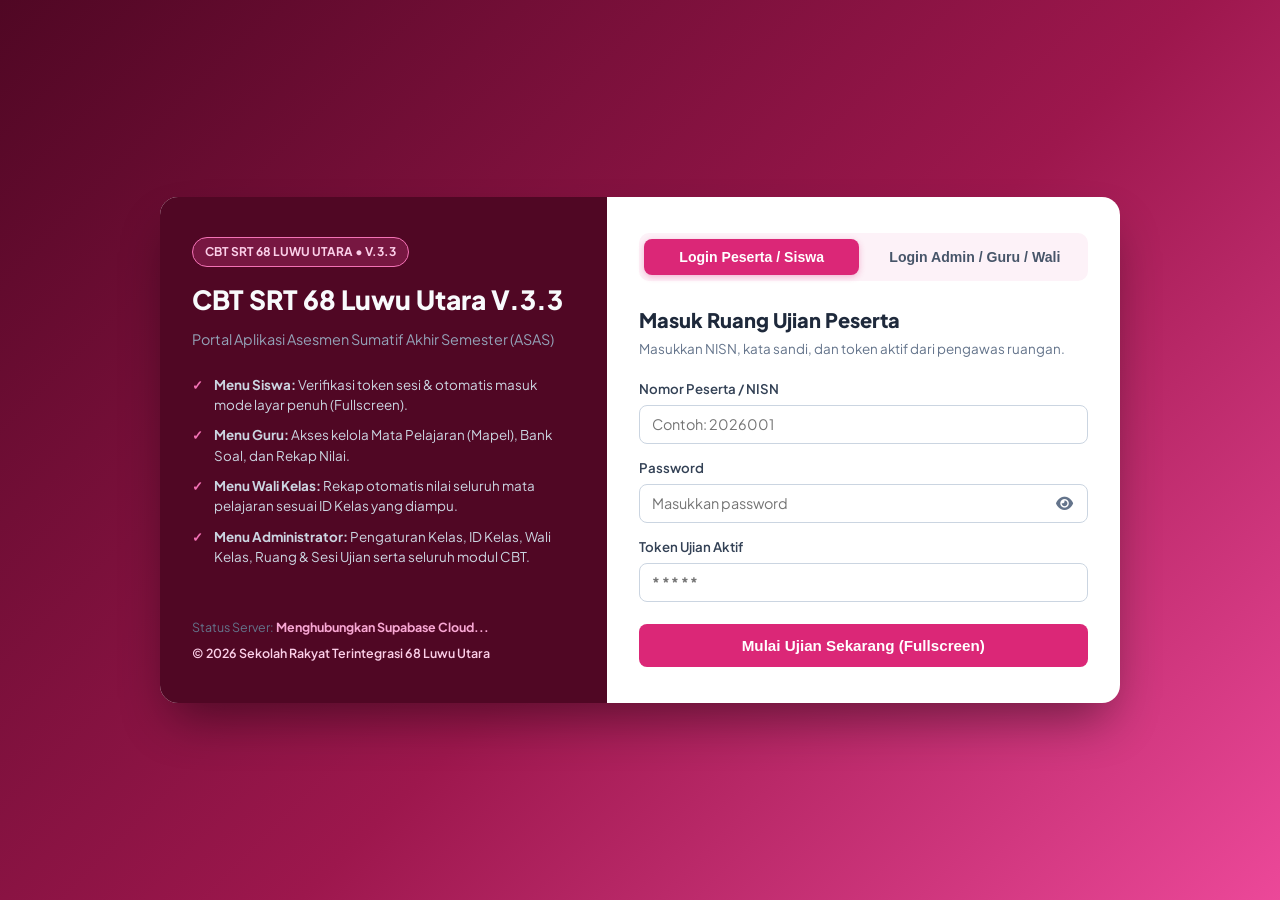
<file: index.html>
<!DOCTYPE html>
<html lang="id">
<head>
  <meta charset="UTF-8">
  <meta name="viewport" content="width=device-width, initial-scale=1.0">
  <title>Portal Login Utama - CBT SRT 68 Luwu Utara V.3.3</title>
  <link rel="stylesheet" href="https://cdnjs.cloudflare.com/ajax/libs/font-awesome/6.5.1/css/all.min.css">
  <link rel="stylesheet" href="shared-cbt.css">
  <style>
    body {
      min-height: 100vh;
      display: flex;
      align-items: center;
      justify-content: center;
      background: linear-gradient(135deg, #500724 0%, #9d174d 55%, #ec4899 100%);
      padding: 1.25rem;
    }
    .portal-wrapper {
      width: 100%;
      max-width: 960px;
      background: #ffffff;
      border-radius: 18px;
      overflow: hidden;
      box-shadow: 0 25px 50px -12px rgba(0, 0, 0, 0.45);
      display: grid;
      grid-template-columns: 1fr 1.15fr;
    }
    @media (max-width: 820px) {
      .portal-wrapper { grid-template-columns: 1fr; }
    }
    .portal-side {
      background: #500724;
      color: #f8fafc;
      padding: 2.5rem 2rem;
      display: flex;
      flex-direction: column;
      justify-content: space-between;
    }
    .portal-badge {
      display: inline-block;
      background: rgba(236, 72, 153, 0.25);
      border: 1px solid #f472b6;
      color: #fbcfe8;
      font-size: 0.75rem;
      font-weight: 700;
      padding: 0.3rem 0.75rem;
      border-radius: 999px;
      margin-bottom: 1rem;
    }
    .portal-side h1 {
      font-size: 1.65rem;
      font-weight: 800;
      line-height: 1.25;
      margin-bottom: 0.75rem;
    }
    .portal-side p {
      font-size: 0.9rem;
      color: #94a3b8;
      line-height: 1.6;
    }
    .feature-list {
      margin-top: 1.5rem;
      list-style: none;
      font-size: 0.84rem;
      color: #cbd5e1;
    }
    .feature-list li {
      margin-bottom: 0.65rem;
      padding-left: 1.35rem;
      position: relative;
    }
    .feature-list li::before {
      content: "✓";
      position: absolute;
      left: 0;
      color: #f472b6;
      font-weight: 800;
    }
    .portal-form-area {
      padding: 2.25rem 2rem;
    }
    .role-switcher {
      display: grid;
      grid-template-columns: 1fr 1fr;
      gap: 0.5rem;
      background: #fdf2f8;
      padding: 0.35rem;
      border-radius: 10px;
      margin-bottom: 1.5rem;
    }
    .switch-btn {
      padding: 0.65rem;
      border: none;
      border-radius: 8px;
      font-weight: 700;
      font-size: 0.88rem;
      cursor: pointer;
      background: transparent;
      color: #475569;
      transition: all 0.2s;
    }
    .switch-btn.active {
      background: #db2777;
      color: #ffffff;
      box-shadow: 0 2px 6px rgba(219, 39, 119, 0.3);
    }
  </style>
</head>
<body>

<div class="portal-wrapper">
  <div class="portal-side">
    <div>
      <span class="portal-badge">CBT SRT 68 LUWU UTARA • V.3.3</span>
      <h1 id="portalExamTitle">CBT SRT 68 Luwu Utara V.3.3</h1>
      <p id="portalExamSubject">Portal Aplikasi Asesmen Sumatif Akhir Semester (ASAS)</p>

      <ul class="feature-list">
        <li><strong>Menu Siswa:</strong> Verifikasi token sesi & otomatis masuk mode layar penuh (Fullscreen).</li>
        <li><strong>Menu Guru:</strong> Akses kelola Mata Pelajaran (Mapel), Bank Soal, dan Rekap Nilai.</li>
        <li><strong>Menu Wali Kelas:</strong> Rekap otomatis nilai seluruh mata pelajaran sesuai ID Kelas yang diampu.</li>
        <li><strong>Menu Administrator:</strong> Pengaturan Kelas, ID Kelas, Wali Kelas, Ruang & Sesi Ujian serta seluruh modul CBT.</li>
      </ul>
    </div>
    <div style="font-size:0.78rem; color:#64748b; margin-top:2rem;">
      Status Server: <span id="serverStatus" style="color:#f9a8d4; font-weight:700;">Menghubungkan Supabase Cloud...</span><br><div style="margin-top:0.5rem; color:#fbcfe8; font-weight:600;">&copy; 2026 Sekolah Rakyat Terintegrasi 68 Luwu Utara</div>
    </div>
  </div>

  <div class="portal-form-area">
    <div class="role-switcher">
      <button type="button" class="switch-btn active" id="tabBtnSiswa" onclick="switchLoginMode('siswa')">Login Peserta / Siswa</button>
      <button type="button" class="switch-btn" id="tabBtnAdmin" onclick="switchLoginMode('admin')">Login Admin / Guru / Wali</button>
    </div>

    <!-- FORM LOGIN SISWA -->
    <form id="formLoginSiswa" onsubmit="handleSiswaLogin(event)">
      <h2 style="font-size:1.25rem; font-weight:800; margin-bottom:0.25rem;">Masuk Ruang Ujian Peserta</h2>
      <p style="font-size:0.84rem; color:var(--muted); margin-bottom:1.25rem;">Masukkan NISN, kata sandi, dan token aktif dari pengawas ruangan.</p>

      <div class="form-group">
        <label>Nomor Peserta / NISN</label>
        <input type="text" id="siswaUser" required placeholder="Contoh: 2026001" value="">
      </div>
      <div class="form-group">
        <label>Password</label>
        <div class="password-field-wrap">
          <input type="password" id="siswaPass" required placeholder="Masukkan password" value="">
          <button type="button" class="password-toggle-btn" onclick="togglePasswordVisibility('siswaPass', this)" title="Lihat password" aria-label="Lihat password">
            <i class="fa-solid fa-eye"></i>
          </button>
        </div>
      </div>
      <div class="form-group">
        <label>Token Ujian Aktif</label>
        <input type="text" id="siswaToken" required placeholder="*****" style="text-transform:uppercase; font-weight:700; letter-spacing:1.5px;">
      </div>

      <button type="submit" class="btn btn-primary" style="width:100%; padding:0.8rem; font-size:0.95rem; margin-top:0.5rem;">
        Mulai Ujian Sekarang (Fullscreen)
      </button>
    </form>

    <!-- FORM LOGIN ADMINISTRATOR, GURU & WALI KELAS -->
    <form id="formLoginAdmin" style="display:none;" onsubmit="handleStaffLogin(event)">
      <h2 style="font-size:1.25rem; font-weight:800; margin-bottom:0.25rem;">Login Admin, Guru & Wali Kelas</h2>
      <p style="font-size:0.84rem; color:var(--muted); margin-bottom:1.25rem;">
        <strong>Admin:</strong> Akses penuh manajemen kelas, pengguna & seluruh modul.<br>
        <strong>Guru:</strong> Akses langsung Manajemen Mapel, Bank Soal & Rekap Nilai.<br>
        <strong>Wali Kelas:</strong> Akses langsung Rekap Semua Mapel sesuai ID Kelas.
      </p>

      <div class="form-group">
        <label>Username / NIP</label>
        <input type="text" id="staffUser" required placeholder="Username atau NIP" value="">
      </div>
      <div class="form-group">
        <label>Password</label>
        <div class="password-field-wrap">
          <input type="password" id="staffPass" required placeholder="Masukkan password" value="">
          <button type="button" class="password-toggle-btn" onclick="togglePasswordVisibility('staffPass', this)" title="Lihat password" aria-label="Lihat password">
            <i class="fa-solid fa-eye"></i>
          </button>
        </div>
      </div>

      <button type="submit" class="btn btn-success" style="width:100%; padding:0.8rem; font-size:0.95rem; margin-top:0.75rem;">
        Masuk Sekarang
      </button>
    </form>
  </div>
</div>

<script src="shared-cbt.js"></script>
<script>
  function switchLoginMode(mode) {
    const isSiswa = mode === 'siswa';
    document.getElementById('tabBtnSiswa').classList.toggle('active', isSiswa);
    document.getElementById('tabBtnAdmin').classList.toggle('active', !isSiswa);
    document.getElementById('formLoginSiswa').style.display = isSiswa ? 'block' : 'none';
    document.getElementById('formLoginAdmin').style.display = isSiswa ? 'none' : 'block';
  }

  function handleSiswaLogin(e) {
    e.preventDefault();
    const db = getDB();
    const uname = document.getElementById('siswaUser').value.trim();
    const pass = document.getElementById('siswaPass').value.trim();
    const token = document.getElementById('siswaToken').value.trim().toUpperCase();

    let user = (db.users || []).find(u => u.username === uname && u.password === pass && u.role === 'Siswa');
    if (!user && uname === 'Fajar' && pass === '123') {
      user = { id: 'USR_DUMMY_FAJAR_SISWA', username: 'Fajar', password: '123', name: 'Fajar (Mode Uji Siswa)', role: 'Siswa', kelas: 'XII-TKJ-1', idKelas: 'KLS-XII-TKJ-1', sesi: 'Sesi 1 (07:30 - 09:30)', ruang: 'Lab Komputer 1' };
    }
    if (!user) return alert('Nomor peserta atau kata sandi siswa tidak ditemukan!');
    if (token !== (db.settings.activeToken || '').toUpperCase()) {
      return alert('Token sesi ujian tidak sesuai atau belum aktif!');
    }

    const sess = (db.sessions || {})[uname];
    if (sess && sess.status === 'Diblokir') {
      return alert('Akun Anda sedang DIBLOKIR oleh pengawas ruangan!');
    }

    sessionStorage.setItem('CBT_AUTO_LOGIN_SISWA', JSON.stringify({ username: uname, password: pass, token }));
    window.location.href = '3-ujian-peserta.html?autostart=1';
  }

  function handleStaffLogin(e) {
    e.preventDefault();
    const db = getDB();
    const uname = document.getElementById('staffUser').value.trim();
    const pass = document.getElementById('staffPass').value.trim();

    const staff = (db.users || []).find(u =>
      u.username === uname && u.password === pass && ['Admin', 'Guru', 'Wali Kelas', 'Proktor'].includes(u.role)
    );
    if (!staff) return alert('Username atau kata sandi Admin/Guru/Wali Kelas salah!');

    const resolvedIdKelas = staff.idKelas || resolveIdKelasFromName(staff.kelas);

    const savedPhotos = (typeof getSavedUserPhotosMap === 'function') ? getSavedUserPhotosMap() : {};
    sessionStorage.setItem('CBT_STAFF_AUTH', JSON.stringify({
      id: staff.id,
      username: staff.username,
      name: staff.name,
      role: staff.role,
      subject: staff.kelas || '',
      kelas: staff.kelas || '',
      idKelas: resolvedIdKelas,
      photoUrl: staff.photoUrl || savedPhotos[staff.username] || ''
    }));

    if (staff.role === 'Admin') {
      window.location.href = '1-manajemen-data-pengguna.html';
    } else if (staff.role === 'Guru') {
      window.location.href = '2-bank-soal.html';
    } else if (staff.role === 'Wali Kelas') {
      window.location.href = '6-rekap-wali-kelas.html';
    } else if (staff.role === 'Proktor') {
      window.location.href = '4-proctoring-pengawas.html';
    }
  }

  document.addEventListener('DOMContentLoaded', () => {
    syncFromMySQL((db) => {
      document.getElementById('portalExamTitle').textContent = db.settings.examTitle || 'Sistem Ujian CBT';
      document.getElementById('portalExamSubject').textContent = 'Portal Aplikasi Asesmen Sumatif Akhir Semester (ASAS)';
      document.getElementById('serverStatus').textContent = 'Terhubung ke Supabase Cloud (' + (db.users || []).length + ' akun)';
    });
  });
</script>
</body>
</html>
</file>
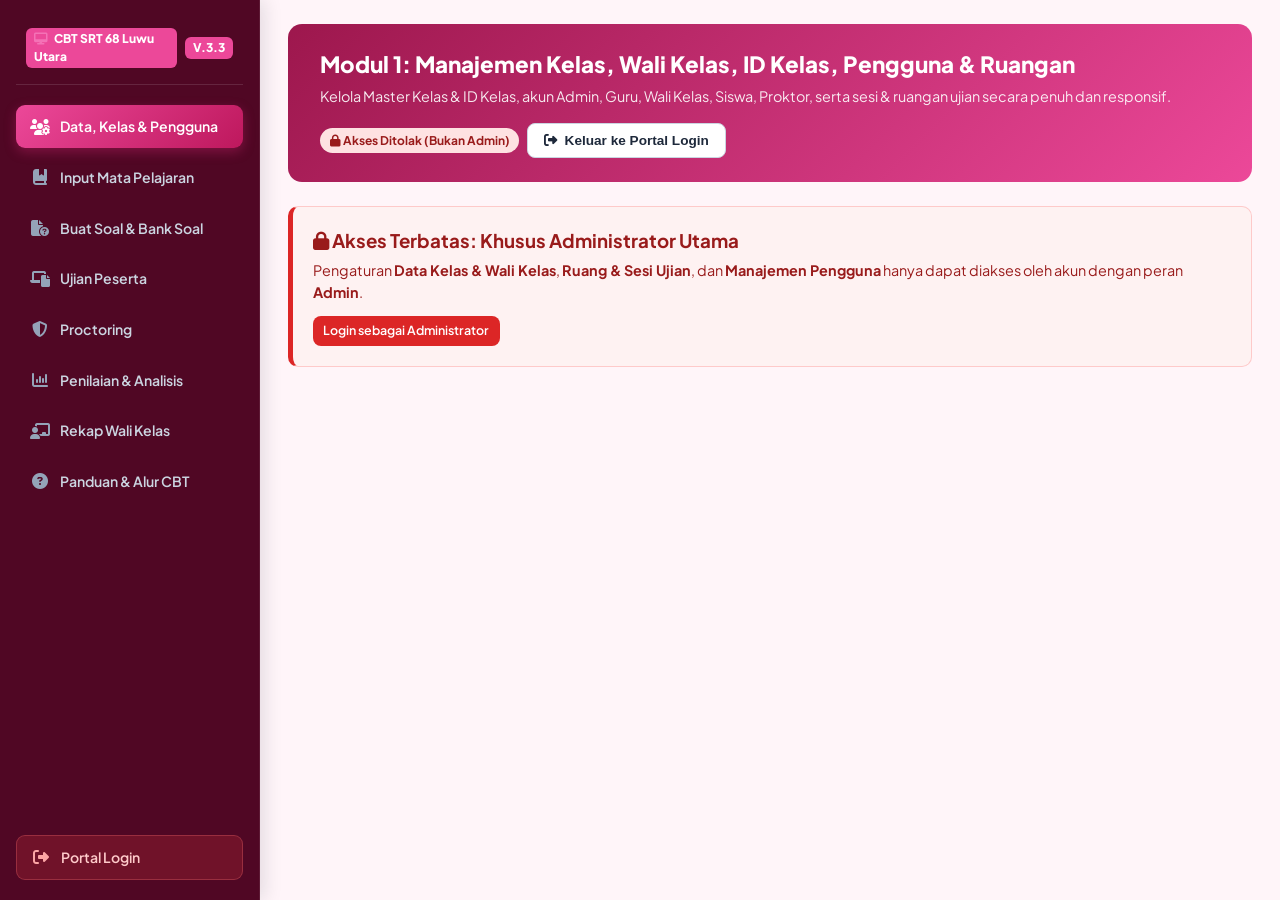
<file: 1-manajemen-data-pengguna.html>
<!DOCTYPE html>
<html lang="id">
<head>
  <meta charset="UTF-8">
  <meta name="viewport" content="width=device-width, initial-scale=1.0">
  <title>1. Manajemen Data, Kelas, Wali Kelas, Pengguna & Ruangan - CBT SRT 68 Luwu Utara V.3.3</title>
  <link rel="stylesheet" href="https://cdnjs.cloudflare.com/ajax/libs/font-awesome/6.5.1/css/all.min.css">
  <link rel="stylesheet" href="shared-cbt.css">
  <style>
    /* Layout Full-Width & Responsif */
    .container {
      max-width: 100% !important;
      width: 100%;
      margin: 1.25rem auto;
      padding: 0 1.5rem;
    }

    /* Kartu ID Card Peserta Ujian (85 mm x 110 mm - 4 Kartu per Kertas F4 215 x 330 mm) */
    .kartu-grid {
      display: grid;
      grid-template-columns: repeat(auto-fill, 85mm);
      gap: 6mm;
      justify-content: flex-start;
      align-items: flex-start;
    }
    .kartu-ujian {
      width: 85mm;
      height: 110mm;
      min-width: 85mm;
      max-width: 85mm;
      min-height: 110mm;
      max-height: 110mm;
      box-sizing: border-box;
      border: 2px solid #831843;
      border-radius: 6px;
      padding: 4.5mm 4.5mm 4mm 4.5mm;
      background: #ffffff;
      display: flex;
      flex-direction: column;
      justify-content: space-between;
      overflow: hidden;
      page-break-inside: avoid;
      break-inside: avoid;
      box-shadow: 0 2px 6px rgba(15, 23, 42, 0.06);
      -webkit-print-color-adjust: exact;
      print-color-adjust: exact;
    }
    .kartu-header {
      display: flex;
      align-items: center;
      gap: 2.8mm;
      border-bottom: 2px solid #831843;
      padding-bottom: 2.5mm;
      margin-bottom: 2mm;
      text-align: left;
    }
    .kartu-logo {
      width: 14.5mm;
      height: 13mm;
      object-fit: contain;
      flex-shrink: 0;
      display: block;
    }
    .kartu-header-text {
      flex: 1;
      min-width: 0;
    }
    .kartu-school-name {
      font-size: 6.6pt;
      font-weight: 900;
      color: #831843;
      text-transform: uppercase;
      letter-spacing: 0.2px;
      line-height: 1.2;
    }
    .kartu-header h4 {
      font-size: 9pt;
      font-weight: 900;
      color: #000000;
      text-transform: uppercase;
      letter-spacing: 0.2px;
      line-height: 1.2;
      margin: 0.6mm 0;
    }
    .kartu-header small {
      display: block;
      font-size: 6.7pt;
      font-weight: 800;
      color: #0f172a;
      line-height: 1.22;
    }
    .kartu-table {
      width: 100%;
      border-collapse: collapse;
      margin: auto 0;
    }
    .kartu-table td {
      padding: 1.9mm 0.6mm;
      border: none;
      font-size: 8.6pt;
      font-weight: 800;
      line-height: 1.35;
      vertical-align: top;
      color: #000000;
    }
    .kartu-table td.kartu-label {
      width: 36%;
      font-weight: 900;
      color: #000000;
      white-space: nowrap;
    }
    .kartu-table td.kartu-sep {
      width: 4%;
      font-weight: 900;
      color: #000000;
      text-align: center;
      padding-left: 0;
      padding-right: 0;
    }
    .kartu-table td.kartu-val strong,
    .kartu-table td.kartu-val code {
      font-weight: 900 !important;
      color: #000000;
    }
    .kartu-table td.kartu-val {
      width: 60%;
      font-weight: 600;
      word-break: break-word;
    }
    .kartu-footer {
      border-top: 1px dashed #94a3b8;
      padding-top: 1.8mm;
      margin-top: 1.5mm;
      display: flex;
      justify-content: flex-end;
      align-items: center;
      font-size: 6.6pt;
      font-weight: 700;
      color: #475569;
    }

    @media print {
      @page {
        size: 215mm 330mm;
        margin: 15mm 14mm;
      }
      body, body.has-sidebar {
        background: #ffffff !important;
        margin: 0 !important;
        padding: 0 !important;
      }
      body.has-sidebar > .container,
      .container {
        max-width: 100% !important;
        width: 100% !important;
        margin: 0 !important;
        padding: 0 !important;
      }
      .kartu-grid {
        display: grid !important;
        grid-template-columns: repeat(2, 85mm) !important;
        column-gap: 14mm !important;
        row-gap: 16mm !important;
        justify-content: center !important;
        align-content: start !important;
      }
      .kartu-ujian {
        width: 85mm !important;
        height: 110mm !important;
        min-width: 85mm !important;
        max-width: 85mm !important;
        min-height: 110mm !important;
        max-height: 110mm !important;
        box-shadow: none !important;
        page-break-inside: avoid !important;
        break-inside: avoid !important;
      }
      .kartu-ujian:nth-child(4n) {
        page-break-after: always;
        break-after: page;
      }
    }

    /* Sub-menu Peran Pengguna */
    .role-subnav {
      display: flex;
      flex-wrap: wrap;
      gap: 0.5rem;
      margin-bottom: 0.85rem;
      background: #fff;
      padding: 0.65rem;
      border-radius: 12px;
      border: 1px solid var(--border);
      box-shadow: 0 1px 3px rgba(0,0,0,0.03);
    }
    .role-pill {
      padding: 0.55rem 1rem;
      border-radius: 8px;
      border: 1px solid #cbd5e1;
      background: #fff5f9;
      color: var(--text);
      font-weight: 700;
      font-size: 0.85rem;
      cursor: pointer;
      display: inline-flex;
      align-items: center;
      gap: 0.45rem;
      transition: all 0.2s;
    }
    .role-pill:hover {
      border-color: var(--primary);
      background: #fce7f3;
    }
    .role-pill.active {
      background: var(--primary);
      color: #fff;
      border-color: var(--primary);
      box-shadow: 0 2px 6px rgba(219, 39, 119, 0.25);
    }
    .role-count {
      background: rgba(255,255,255,0.22);
      padding: 1px 7px;
      border-radius: 999px;
      font-size: 0.75rem;
    }
    .role-pill:not(.active) .role-count {
      background: #e2e8f0;
      color: #334155;
    }

    /* Sub-menu Internal Per Bagian (Daftar / Form / CSV) agar Full-Width */
    .inner-subnav {
      display: flex;
      flex-wrap: wrap;
      align-items: center;
      justify-content: space-between;
      gap: 0.65rem;
      background: #fdf2f8;
      border: 1px solid var(--border);
      border-radius: 10px;
      padding: 0.55rem 0.75rem;
      margin-bottom: 1rem;
    }
    .inner-subnav-group {
      display: flex;
      flex-wrap: wrap;
      gap: 0.45rem;
      align-items: center;
    }
    .inner-menu-btn {
      padding: 0.5rem 0.95rem;
      border-radius: 8px;
      border: 1px solid #f9a8d4;
      background: #ffffff;
      color: #831843;
      font-weight: 700;
      font-size: 0.84rem;
      cursor: pointer;
      display: inline-flex;
      align-items: center;
      gap: 0.45rem;
      transition: all 0.2s;
    }
    .inner-menu-btn:hover {
      background: #fce7f3;
    }
    .inner-menu-btn.active {
      background: var(--secondary);
      color: #ffffff;
      border-color: var(--secondary);
      box-shadow: 0 2px 6px rgba(80, 7, 36, 0.2);
    }

    .full-section-card {
      width: 100%;
      background: var(--card);
      border: 1px solid var(--border);
      border-radius: 12px;
      padding: 1.35rem;
      box-shadow: 0 1px 4px rgba(0,0,0,0.04);
      margin-bottom: 1.25rem;
    }

    .form-grid-responsive {
      display: grid;
      grid-template-columns: repeat(auto-fit, minmax(260px, 1fr));
      gap: 1rem;
    }

    .toolbar-actions {
      display: flex;
      flex-wrap: wrap;
      gap: 0.5rem;
      align-items: center;
    }

    .search-input-responsive {
      min-width: 230px;
      max-width: 320px;
      padding: 0.48rem 0.75rem;
      font-size: 0.84rem;
    }

    .edit-highlight { border: 2px solid var(--warning) !important; background: #fffbeb !important; }
    .import-box { background: #fff5f9; border: 1.5px dashed #db2777; border-radius: 10px; padding: 1.25rem; }
    .admin-lock-banner {
      background: #fef2f2;
      border: 1px solid #fecaca;
      border-left: 5px solid #dc2626;
      color: #991b1b;
      padding: 1.25rem;
      border-radius: 10px;
      margin-bottom: 1rem;
    }
    .access-all-badge {
      display: inline-flex;
      align-items: center;
      gap: 0.35rem;
      background: #dcfce7;
      color: #166534;
      border: 1px solid #86efac;
      padding: 0.22rem 0.6rem;
      border-radius: 999px;
      font-size: 0.75rem;
      font-weight: 700;
    }
    .id-kelas-chip {
      display: inline-block;
      background: #fce7f3;
      color: #9d174d;
      border: 1px solid #f9a8d4;
      font-family: monospace;
      font-weight: 700;
      font-size: 0.78rem;
      padding: 0.15rem 0.5rem;
      border-radius: 6px;
    }

    @media (max-width: 768px) {
      .container {
        padding: 0 0.75rem;
        margin: 0.85rem auto;
      }
      .header-banner {
        padding: 1.1rem 1.2rem;
      }
      .header-banner h1 {
        font-size: 1.15rem;
      }
      .full-section-card {
        padding: 1rem;
      }
      .card-title {
        flex-direction: column;
        align-items: flex-start;
      }
      .toolbar-actions {
        width: 100%;
      }
      .search-input-responsive {
        width: 100%;
        max-width: 100%;
      }
      .role-pill, .inner-menu-btn {
        flex: 1 1 auto;
        justify-content: center;
        font-size: 0.8rem;
        padding: 0.48rem 0.75rem;
      }
    }
  </style>
</head>
<body>

<nav class="top-nav no-print">
  <a href="1-manajemen-data-pengguna.html" class="brand"><span><i class="fa-solid fa-desktop" style="margin-right:6px;color:#f472b6;"></i>CBT SRT 68 Luwu Utara</span> <span>V.3.3</span></a>
  <div class="nav-links">
    <a href="1-manajemen-data-pengguna.html" class="active"><i class="fa-solid fa-users-gear"></i><span>Data, Kelas & Pengguna</span></a>
    <a href="2-bank-soal.html"><i class="fa-solid fa-book-open"></i><span>Bank Soal & Mapel</span></a>
    <a href="3-ujian-peserta.html"><i class="fa-solid fa-laptop-file"></i><span>Ujian Peserta</span></a>
    <a href="4-proctoring-pengawas.html"><i class="fa-solid fa-shield-halved"></i><span>Proctoring</span></a>
    <a href="5-penilaian-analisis.html"><i class="fa-solid fa-chart-column"></i><span>Penilaian & Analisis</span></a>
    <a href="6-rekap-wali-kelas.html"><i class="fa-solid fa-chalkboard-user"></i><span>Rekap Wali Kelas</span></a>
  </div>
</nav>

<div class="container">
  <div class="header-banner no-print">
    <div>
      <h1>Modul 1: Manajemen Kelas, Wali Kelas, ID Kelas, Pengguna & Ruangan</h1>
      <p>Kelola Master Kelas & ID Kelas, akun Admin, Guru, Wali Kelas, Siswa, Proktor, serta sesi & ruangan ujian secara penuh dan responsif.</p>
    </div>
    <div style="display:flex; gap:0.5rem; align-items:center; flex-wrap:wrap;">
      <span class="badge badge-amber" id="adminRoleIndicator"><i class="fa-solid fa-shield-halved"></i> Verifikasi Akses...</span>
      <button type="button" class="btn btn-outline" onclick="logoutStaff()"><i class="fa-solid fa-right-from-bracket"></i> Keluar ke Portal Login</button>
    </div>
  </div>

  <!-- PERINGATAN JIKA BUKAN ADMIN YANG MENGAKSES -->
  <div id="nonAdminAlert" class="admin-lock-banner no-print" style="display:none;">
    <h3 style="margin-bottom:0.35rem;"><i class="fa-solid fa-lock"></i> Akses Terbatas: Khusus Administrator Utama</h3>
    <p style="font-size:0.9rem; margin-bottom:0.75rem;">
      Pengaturan <strong>Data Kelas & Wali Kelas</strong>, <strong>Ruang & Sesi Ujian</strong>, dan <strong>Manajemen Pengguna</strong> hanya dapat diakses oleh akun dengan peran <strong>Admin</strong>.
    </p>
    <a href="index.html" class="btn btn-danger btn-sm">Login sebagai Administrator</a>
  </div>

  <div id="adminMainContent">
    <!-- NAVIGASI TAB UTAMA -->
    <div class="tabs no-print">
      <button class="tab-btn active" onclick="switchMainTab('tab-pengguna', this)">
        <i class="fa-solid fa-users"></i> Manajemen Pengguna
      </button>
      <button class="tab-btn" id="btnTabKelas" onclick="switchMainTab('tab-kelas', this)">
        <i class="fa-solid fa-chalkboard-user"></i> Data Kelas & Wali Kelas
      </button>
      <button class="tab-btn" id="btnTabSesiRuang" onclick="switchMainTab('tab-sesi-ruang', this)">
        <i class="fa-solid fa-door-open"></i> Sesi & Ruangan Ujian
      </button>
      <button class="tab-btn" onclick="switchMainTab('tab-kartu', this)">
        <i class="fa-solid fa-id-card"></i> Cetak Kartu Peserta & Token
      </button>
    </div>

    <!-- ===================================================================== -->
    <!-- TAB 1: MANAJEMEN PENGGUNA (DENGAN SUB-MENU PER PERAN & PER BAGIAN)    -->
    <!-- ===================================================================== -->
    <div id="tab-pengguna" class="tab-panel">
      <!-- Sub-Menu 1: Pilih Peran Pengguna -->
      <div class="role-subnav">
        <button class="role-pill active" id="pill-Admin" onclick="selectRoleMenu('Admin')"><i class="fa-solid fa-user-shield"></i> Admin <span class="role-count" id="cnt-Admin">0</span></button>
        <button class="role-pill" id="pill-Guru" onclick="selectRoleMenu('Guru')"><i class="fa-solid fa-chalkboard-teacher"></i> Guru <span class="role-count" id="cnt-Guru">0</span></button>
        <button class="role-pill" id="pill-WaliKelas" onclick="selectRoleMenu('Wali Kelas')"><i class="fa-solid fa-user-tie"></i> Wali Kelas <span class="role-count" id="cnt-WaliKelas">0</span></button>
        <button class="role-pill" id="pill-Siswa" onclick="selectRoleMenu('Siswa')"><i class="fa-solid fa-user-graduate"></i> Siswa <span class="role-count" id="cnt-Siswa">0</span></button>
        <button class="role-pill" id="pill-Proktor" onclick="selectRoleMenu('Proktor')"><i class="fa-solid fa-desktop"></i> Proktor <span class="role-count" id="cnt-Proktor">0</span></button>
      </div>

      <!-- Sub-Menu 2: Menu Tampilan di Dalam Pengguna (Daftar / Form / CSV) -->
      <div class="inner-subnav">
        <div class="inner-subnav-group">
          <button type="button" class="inner-menu-btn active" id="btnUserViewList" onclick="switchUserInnerView('list')">
            <i class="fa-solid fa-table-list"></i> <span id="lblSubMenuUserList">Daftar Akun Admin</span>
          </button>
          <button type="button" class="inner-menu-btn" id="btnUserViewForm" onclick="openNewUserForm()">
            <i class="fa-solid fa-user-plus"></i> <span id="lblSubMenuUserForm">Tambah / Edit Admin</span>
          </button>
          <button type="button" class="inner-menu-btn" id="btnUserViewCsv" onclick="switchUserInnerView('csv')">
            <i class="fa-solid fa-file-excel"></i> Impor .DOCX / Ekspor Excel
          </button>
        </div>
        <span class="badge badge-blue" id="activeRoleBannerBadge">Peran Aktif: Admin</span>
      </div>

      <!-- BAGIAN 1A: DAFTAR AKUN PENGGUNA (FULL WIDTH) -->
      <div id="user-view-list" class="full-section-card">
        <div class="card-title">
          <span id="tableTitleLabel">Daftar Akun Administrator</span>
          <div class="toolbar-actions">
            <select id="filterUserClassSelect" onchange="renderUsers()" style="display:none; width:auto; min-width:190px; padding:0.46rem 0.7rem; font-size:0.84rem;">
              <option value="">Semua Kelas</option>
            </select>
            <input type="text" id="searchUser" class="search-input-responsive" placeholder="Cari nama / username / ID kelas..." oninput="renderUsers()">
            <button type="button" class="btn btn-primary btn-sm" onclick="openNewUserForm()">
              <i class="fa-solid fa-plus"></i> <span id="btnQuickAddUserLabel">Tambah Admin</span>
            </button>
          </div>
        </div>
        <div class="table-wrap">
          <table>
            <thead><tr id="userTableHead"></tr></thead>
            <tbody id="userTableBody"></tbody>
          </table>
        </div>
      </div>

      <!-- BAGIAN 1B: FORM TAMBAH / EDIT PENGGUNA (FULL WIDTH) -->
      <div id="user-view-form" class="full-section-card" style="display:none;">
        <div class="card-title">
          <div>
            <span id="formTitleLabel">Tambah Data Admin Baru</span>
            <span class="badge badge-blue" id="formModeBadge" style="margin-left:0.5rem;">MODE TAMBAH</span>
          </div>
          <button type="button" class="btn btn-outline btn-sm" onclick="switchUserInnerView('list')">
            <i class="fa-solid fa-arrow-left"></i> Kembali ke Daftar Akun
          </button>
        </div>
        <form id="userForm" onsubmit="saveUser(event)">
          <input type="hidden" id="editUserId" value="">
          <input type="hidden" id="uRole" value="Admin">

          <div class="form-grid-responsive">
            <div class="form-group">
              <label id="lblUsername">Username Admin</label>
              <input type="text" id="uUsername" required placeholder="Masukkan username / NIP / NISN">
            </div>
            <div class="form-group">
              <label>Password Login</label>
              <div class="password-field-wrap">
                <input type="password" id="uPassword" required value="123">
                <button type="button" class="password-toggle-btn" onclick="togglePasswordVisibility('uPassword', this)" title="Lihat password" aria-label="Lihat password">
                  <i class="fa-solid fa-eye"></i>
                </button>
              </div>
            </div>
            <div class="form-group">
              <label id="lblName">Nama Lengkap</label>
              <input type="text" id="uName" required placeholder="Masukkan nama lengkap beserta gelar jika ada">
            </div>
          </div>

          <!-- INPUT TEKS BIASA UNTUK ADMIN / PROKTOR -->
          <div class="form-grid-responsive" id="groupKelasText">
            <div class="form-group">
              <label id="lblKelas">Jabatan / Divisi</label>
              <input type="text" id="uKelas" placeholder="Contoh: Administrator Utama / Keterangan Tugas">
            </div>
          </div>

          <!-- PILIHAN MATA PELAJARAN & KELAS MENGAJAR UNTUK GURU (BISA PILIH LEBIH DARI SATU) -->
          <div id="groupMapelSelect" style="display:none; margin-bottom:0.9rem;">
            <div class="form-group" style="margin-bottom:0.9rem;">
              <div style="display:flex; justify-content:space-between; align-items:center; flex-wrap:wrap; gap:0.5rem; margin-bottom:0.4rem;">
                <label id="lblMapelSelect" style="margin-bottom:0;">
                  Pilih Mata Pelajaran Diampu (Bisa Pilih Lebih dari Satu) *
                  <span class="badge badge-blue" id="guruSelectedMapelCount" style="margin-left:0.35rem;">1 Mapel Dipilih</span>
                </label>
                <div style="display:flex; gap:0.35rem;">
                  <button type="button" class="btn btn-outline btn-sm" onclick="toggleAllGuruMapel(true)">Pilih Semua</button>
                  <button type="button" class="btn btn-outline btn-sm" onclick="toggleAllGuruMapel(false)">Reset</button>
                </div>
              </div>
              <div id="guruMapelCheckboxList" style="display:grid; grid-template-columns:repeat(auto-fill, minmax(260px, 1fr)); gap:0.5rem; padding:0.75rem; border:1px solid #cbd5e1; border-radius:10px; background:#f8fafc; max-height:220px; overflow-y:auto;"></div>
              <small style="display:block; margin-top:0.35rem; color:var(--muted);">
                Centang satu atau beberapa mata pelajaran yang diampu guru. Daftar otomatis terhubung dengan <strong>Pilih Mata Pelajaran Aktif Ujian</strong> pada <a href="2a-mata-pelajaran.html" style="color:var(--primary); font-weight:700;">Menu Input Mata Pelajaran</a>.
              </small>
            </div>

            <div class="form-group" style="margin-bottom:0;">
              <div style="display:flex; justify-content:space-between; align-items:center; flex-wrap:wrap; gap:0.5rem; margin-bottom:0.4rem;">
                <label style="margin-bottom:0;">
                  Kelas Mengajar (Jenjang Diampu — Bisa Pilih Lebih dari Satu) *
                  <span class="badge badge-green" id="guruSelectedJenjangCount" style="margin-left:0.35rem;">1 Jenjang Dipilih</span>
                </label>
                <div style="display:flex; gap:0.35rem;">
                  <button type="button" class="btn btn-outline btn-sm" onclick="toggleAllGuruJenjang(true)">Pilih Semua</button>
                  <button type="button" class="btn btn-outline btn-sm" onclick="toggleAllGuruJenjang(false)">Reset</button>
                </div>
              </div>
              <div id="guruJenjangCheckboxList" style="display:grid; grid-template-columns:repeat(auto-fit, minmax(210px, 1fr)); gap:0.55rem; padding:0.75rem; border:1px solid #cbd5e1; border-radius:10px; background:#f8fafc;"></div>
              <small style="display:block; margin-top:0.35rem; color:var(--muted);">
                Pilih jenjang kelas yang diajar guru: <strong>SD Rendah</strong> (Kelas 1–3), <strong>SD Tinggi</strong> (Kelas 4–6), dan/atau <strong>SMP</strong> (Kelas 7–9).
              </small>
            </div>
          </div>

          <!-- PILIHAN KELAS & ID KELAS TERHUBUNG UNTUK WALI KELAS & SISWA -->
          <div class="form-grid-responsive" id="groupKelasSelect" style="display:none;">
            <div class="form-group">
              <label id="lblKelasSelect">Pilih Kelas & ID Kelas</label>
              <select id="uSelectKelas" onchange="onSelectUserClassDropdown()"></select>
            </div>
            <div class="form-group">
              <label>ID Kelas (Otomatis Terhubung)</label>
              <input type="text" id="uIdKelasDisplay" readonly style="background:#fdf2f8; font-family:monospace; font-weight:700; color:#9d174d;" placeholder="-">
            </div>
          </div>

          <div class="form-grid-responsive">
            <div class="form-group" id="groupSesi">
              <label>Pilih Sesi Ujian (Akses Semua Kelas)</label>
              <select id="uSesi"></select>
            </div>
            <div class="form-group" id="groupRuang">
              <label>Pilih Ruangan Ujian (Akses Semua Kelas)</label>
              <select id="uRuang"></select>
            </div>
          </div>

          <div style="display:flex; gap:0.6rem; flex-wrap:wrap; margin-top:1.1rem; padding-top:1rem; border-top:1px solid var(--border);">
            <button type="submit" class="btn btn-primary" id="btnSubmitUser"><i class="fa-solid fa-floppy-disk"></i> Simpan Data</button>
            <button type="button" class="btn btn-outline" id="btnCancelEdit" style="display:none;" onclick="cancelEdit()">Batal Edit</button>
            <button type="button" class="btn btn-outline" onclick="switchUserInnerView('list')">Tutup Form</button>
          </div>
        </form>
      </div>

      <!-- BAGIAN 1C: IMPOR & EKSPOR CSV PENGGUNA (FULL WIDTH) -->
      <div id="user-view-csv" class="full-section-card" style="display:none;">
        <div class="card-title">
          <span id="importCardHeaderTitle">Impor Data Word (.DOCX) & Ekspor Excel (.XLSX)</span>
          <button type="button" class="btn btn-outline btn-sm" onclick="switchUserInnerView('list')">
            <i class="fa-solid fa-arrow-left"></i> Kembali ke Daftar Akun
          </button>
        </div>

        <div class="import-box" id="roleImportBox">
          <h4 id="importBoxTitle" style="font-size:0.95rem; margin-bottom:0.4rem;">Impor Dokumen Word (.DOCX)</h4>
          <p id="importBoxDesc" style="font-size:0.84rem; color:var(--muted); margin-bottom:0.85rem;"></p>
          <div id="roleCsvUploadArea">
            <input type="file" id="roleDocxInput" accept=".docx" onchange="importRoleDOCX(event)" style="background:#fff; padding:0.55rem; margin-bottom:0.85rem; max-width:460px;">
          </div>
          <div style="display:flex; gap:0.6rem; flex-wrap:wrap;">
            <button type="button" class="btn btn-outline" id="btnDownloadRoleTpl" onclick="downloadRoleTemplateDOCX()">
              <i class="fa-solid fa-file-word"></i> Unduh Templat (.DOCX)
            </button>
            <button type="button" class="btn btn-success" onclick="exportRoleExcel()">
              <i class="fa-solid fa-file-excel"></i> Ekspor Data ke Excel (.XLSX)
            </button>
          </div>
        </div>
      </div>
    </div>

    <!-- ===================================================================== -->
    <!-- TAB 2: DATA KELAS, ID KELAS & WALI KELAS (DENGAN SUB-MENU DI DALAMNYA) -->
    <!-- ===================================================================== -->
    <div id="tab-kelas" class="tab-panel" style="display:none;">
      <div class="alert alert-info" style="display:flex; justify-content:space-between; align-items:center; flex-wrap:wrap; gap:0.75rem;">
        <div>
          <strong><i class="fa-solid fa-id-card-clip"></i> Pengaturan Master Kelas, ID Kelas & Wali Kelas</strong><br>
          <span style="font-size:0.84rem;">Setiap kelas memiliki <strong>ID Kelas</strong> unik yang menghubungkan akun <strong>Wali Kelas</strong> dan daftar <strong>Siswa</strong> secara otomatis agar Wali Kelas dapat merekap nilai seluruh mata pelajaran sesuai ID Kelasnya.</span>
        </div>
        <a href="6-rekap-wali-kelas.html" class="btn btn-success btn-sm">
          <i class="fa-solid fa-table-list"></i> Buka Halaman Rekap Wali Kelas &rarr;
        </a>
      </div>

      <!-- Sub-Menu di Dalam Data Kelas (Daftar / Form / CSV) -->
      <div class="inner-subnav">
        <div class="inner-subnav-group">
          <button type="button" class="inner-menu-btn active" id="btnClassViewList" onclick="switchClassInnerView('list')">
            <i class="fa-solid fa-table-list"></i> Daftar Master Kelas (<span id="subNavClassCount">0</span>)
          </button>
          <button type="button" class="inner-menu-btn" id="btnClassViewForm" onclick="openNewClassForm()">
            <i class="fa-solid fa-plus-circle"></i> Input / Edit Kelas & Wali Kelas
          </button>
          <button type="button" class="inner-menu-btn" id="btnClassViewCsv" onclick="switchClassInnerView('csv')">
            <i class="fa-solid fa-file-excel"></i> Impor .DOCX / Ekspor Excel Kelas
          </button>
        </div>
        <span class="badge badge-green"><i class="fa-solid fa-link"></i> Sinkron Otomatis dengan Rekap Wali Kelas</span>
      </div>

      <!-- BAGIAN 2A: DAFTAR MASTER KELAS (FULL WIDTH) -->
      <div id="class-view-list" class="full-section-card">
        <div class="card-title">
          <span>Daftar Kelas, ID Kelas & Wali Kelas (<span id="totalClassesCount">0</span>)</span>
          <div class="toolbar-actions">
            <input type="text" id="searchClassInput" class="search-input-responsive" placeholder="Cari ID kelas / nama kelas / wali..." oninput="renderClassesTable()">
            <button type="button" class="btn btn-primary btn-sm" onclick="openNewClassForm()">
              <i class="fa-solid fa-plus"></i> Tambah Kelas Baru
            </button>
          </div>
        </div>
        <div class="table-wrap">
          <table>
            <thead>
              <tr>
                <th>ID Kelas</th>
                <th>Nama Kelas & Keterangan</th>
                <th>Wali Kelas & Akun Login</th>
                <th>Jumlah Siswa</th>
                <th style="width:210px;">Aksi</th>
              </tr>
            </thead>
            <tbody id="classesTableBody"></tbody>
          </table>
        </div>
      </div>

      <!-- BAGIAN 2B: FORM INPUT / EDIT KELAS & WALI KELAS (FULL WIDTH) -->
      <div id="class-view-form" class="full-section-card" style="display:none;">
        <div class="card-title">
          <div>
            <span id="classFormTitle">Input Kelas, ID Kelas & Wali Kelas Baru</span>
            <span class="badge badge-blue" id="classFormModeBadge" style="margin-left:0.5rem;">MODE TAMBAH</span>
          </div>
          <button type="button" class="btn btn-outline btn-sm" onclick="switchClassInnerView('list')">
            <i class="fa-solid fa-arrow-left"></i> Kembali ke Daftar Kelas
          </button>
        </div>

        <form id="classForm" onsubmit="saveClassData(event)">
          <input type="hidden" id="editClassOriginalId" value="">

          <div class="form-grid-responsive">
            <div class="form-group">
              <label>ID Kelas (Kode Unik Kelas) *</label>
              <div style="display:flex; gap:0.4rem;">
                <input type="text" id="clsIdKelas" required placeholder="Contoh: KLS-XII-TKJ-1" style="font-family:monospace; font-weight:700; text-transform:uppercase;">
                <button type="button" class="btn btn-outline btn-sm" onclick="autoGenerateIdKelas()" title="Buat ID Kelas Otomatis dari Nama Kelas">Auto</button>
              </div>
            </div>
            <div class="form-group">
              <label>Nama Kelas *</label>
              <input type="text" id="clsNamaKelas" required placeholder="Contoh: XII-TKJ-1" oninput="syncAutoIdPreview()">
            </div>
            <div class="form-group">
              <label>Keterangan / Kompetensi Keahlian</label>
              <input type="text" id="clsKeterangan" placeholder="Contoh: Teknik Komputer dan Jaringan">
            </div>
          </div>

          <div class="form-group">
            <label>Penugasan Wali Kelas (Opsional — Dapat Diatur Sekarang atau di Menu Akun Wali Kelas)</label>
            <select id="clsWaliSelect" onchange="onSelectWaliPreset(this.value)">
              <option value="__NONE__">-- Belum Ditugaskan (Buat Master Kelas Saja) --</option>
              <option value="__NEW__">+ Buat Akun Wali Kelas Baru Sekaligus</option>
            </select>
            <small style="display:block; margin-top:0.35rem; color:var(--muted);">
              Setiap kelas terhubung dengan <strong>1 akun Wali Kelas aktif</strong>. Mengganti Wali Kelas di sini akan otomatis melepaskan tautan Wali Kelas lama dan menyinkronkan ke menu <strong>Manajemen Pengguna &rarr; Wali Kelas</strong>.
            </small>
          </div>

          <div id="newWaliFieldsBox" style="display:none; background:#fff5f9; border:1px solid var(--border); border-radius:10px; padding:1rem; margin-bottom:1rem;">
            <div style="font-size:0.82rem; font-weight:800; color:var(--primary); margin-bottom:0.75rem;">
              <i class="fa-solid fa-user-tie"></i> DATA AKUN LOGIN WALI KELAS TERHUBUNG
            </div>
            <div class="form-grid-responsive">
              <div class="form-group" style="margin-bottom:0;">
                <label>Nama Lengkap & Gelar Wali Kelas *</label>
                <input type="text" id="clsWaliName" placeholder="Contoh: Siti Aminah, S.Pd">
              </div>
              <div class="form-group" style="margin-bottom:0;">
                <label>Username / NIP Wali Kelas *</label>
                <input type="text" id="clsWaliUsername" placeholder="Contoh: wali.tkj1">
              </div>
              <div class="form-group" style="margin-bottom:0;">
                <label>Password Login Wali Kelas *</label>
                <div class="password-field-wrap">
                  <input type="password" id="clsWaliPassword" value="123">
                  <button type="button" class="password-toggle-btn" onclick="togglePasswordVisibility('clsWaliPassword', this)" title="Lihat password" aria-label="Lihat password">
                    <i class="fa-solid fa-eye"></i>
                  </button>
                </div>
              </div>
            </div>
          </div>

          <div style="display:flex; gap:0.6rem; flex-wrap:wrap; margin-top:0.85rem;">
            <button type="submit" class="btn btn-primary" id="btnSubmitClass"><i class="fa-solid fa-floppy-disk"></i> Simpan Kelas & Wali Kelas</button>
            <button type="button" class="btn btn-outline" id="btnCancelClassEdit" style="display:none;" onclick="cancelClassEdit()">Batal Edit</button>
            <button type="button" class="btn btn-outline" onclick="switchClassInnerView('list')">Tutup Form</button>
          </div>
        </form>
      </div>

      <!-- BAGIAN 2C: IMPOR & EKSPOR CSV KELAS (FULL WIDTH) -->
      <div id="class-view-csv" class="full-section-card" style="display:none;">
        <div class="card-title">
          <span>Impor Data Master Kelas (.DOCX) & Ekspor Excel (.XLSX)</span>
          <button type="button" class="btn btn-outline btn-sm" onclick="switchClassInnerView('list')">
            <i class="fa-solid fa-arrow-left"></i> Kembali ke Daftar Kelas
          </button>
        </div>
        <div class="import-box">
          <h4 style="font-size:0.95rem; margin-bottom:0.4rem;">Unggah File Word (.DOCX) Master Kelas & Wali Kelas</h4>
          <p style="font-size:0.84rem; color:var(--muted); margin-bottom:0.85rem;">
            Format tabel Word (.docx) 5 kolom: <code>id_kelas | nama_kelas | wali_kelas_username | wali_kelas_nama | keterangan</code>
          </p>
          <input type="file" id="classDocxInput" accept=".docx" onchange="importClassesDOCX(event)" style="background:#fff; padding:0.55rem; margin-bottom:0.85rem; max-width:460px;">
          <div style="display:flex; gap:0.6rem; flex-wrap:wrap;">
            <button type="button" class="btn btn-outline" onclick="downloadClassesTemplateDOCX()">
              <i class="fa-solid fa-file-word"></i> Unduh Templat (.DOCX) Kelas
            </button>
            <button type="button" class="btn btn-success" onclick="exportClassesExcel()">
              <i class="fa-solid fa-file-excel"></i> Ekspor Daftar Kelas (.XLSX)
            </button>
          </div>
        </div>
      </div>
    </div>

    <!-- ===================================================================== -->
    <!-- TAB 3: PENGATURAN SESI & RUANGAN UJIAN (SUB-MENU FULL WIDTH)          -->
    <!-- ===================================================================== -->
    <div id="tab-sesi-ruang" class="tab-panel" style="display:none;">
      <div class="alert alert-info" style="display:flex; justify-content:space-between; align-items:center; flex-wrap:wrap; gap:0.75rem;">
        <div>
          <strong><i class="fa-solid fa-shield-halved"></i> Hak Akses Eksklusif Admin & Terbuka untuk Semua Kelas</strong><br>
          <span style="font-size:0.84rem;">Hanya <strong>Admin</strong> yang dapat membuat, mengubah, atau menghapus Ruangan Ujian & Sesi Ujian. Secara default seluruh Ruang Ujian dan Sesi Ujian diberikan akses terbuka untuk <strong>Semua Kelas</strong> (<span id="detectedClassesSummary">seluruh kelas peserta</span>).</span>
        </div>
        <button type="button" class="btn btn-success btn-sm" onclick="grantAllClassesToAll()">
          <i class="fa-solid fa-check-double"></i> Pastikan Semua Ruang & Sesi = Akses Semua Kelas
        </button>
      </div>

      <!-- Sub-Menu di Dalam Sesi & Ruangan -->
      <div class="inner-subnav">
        <div class="inner-subnav-group">
          <button type="button" class="inner-menu-btn active" id="btnSRViewSesi" onclick="switchSRInnerView('sesi')">
            <i class="fa-solid fa-clock"></i> Pengaturan Sesi Ujian
          </button>
          <button type="button" class="inner-menu-btn" id="btnSRViewRuang" onclick="switchSRInnerView('ruang')">
            <i class="fa-solid fa-door-open"></i> Pengaturan Ruangan Ujian
          </button>
        </div>
        <span class="badge badge-red"><i class="fa-solid fa-user-shield"></i> Admin Only</span>
      </div>

      <!-- BAGIAN 3A: SESI UJIAN (FULL WIDTH) -->
      <div id="sr-view-sesi" class="full-section-card">
        <div class="card-title">
          <span>Tambah / Atur Sesi Ujian (Custom Waktu)</span>
          <span class="badge badge-red"><i class="fa-solid fa-user-shield"></i> Admin Only</span>
        </div>
        <form onsubmit="addCustomSession(event)" style="margin-bottom:1.25rem; padding-bottom:1.25rem; border-bottom:1px solid var(--border);">
          <div class="form-grid-responsive">
            <div class="form-group">
              <label>Nama Sesi Ujian</label>
              <input type="text" id="sesiName" required placeholder="Contoh: Sesi 1 / Sesi Susulan">
            </div>
            <div class="form-group">
              <label>Tanggal Pelaksanaan</label>
              <input type="date" id="sesiDate" required onchange="syncSesiDayFromDate()">
            </div>
            <div class="form-group">
              <label>Hari (Otomatis dari Tanggal)</label>
              <input type="text" id="sesiDay" readonly placeholder="Otomatis terisi" style="background:#f8fafc; font-weight:600; color:var(--primary);">
            </div>
            <div class="form-group">
              <label>Jam Mulai (Custom)</label>
              <input type="time" id="sesiStart" required value="07:30">
            </div>
            <div class="form-group">
              <label>Jam Selesai (Custom)</label>
              <input type="time" id="sesiEnd" required value="09:30">
            </div>
            <div class="form-group">
              <label>Akses Kelas Peserta pada Sesi Ini</label>
              <select id="sesiKelasAkses">
                <option value="ALL" selected>Semua Kelas (Terbuka untuk Seluruh Kelas)</option>
              </select>
            </div>
          </div>
          <div class="form-group" style="margin-top:0.25rem;">
            <label>Mata Pelajaran Aktif pada Sesi Ini (Bisa Pilih Lebih dari Satu)</label>
            <div id="sesiMapelChecklist" style="display:grid; grid-template-columns:repeat(auto-fill, minmax(220px, 1fr)); gap:0.45rem; max-height:145px; overflow-y:auto; border:1px solid var(--border); background:#fff; padding:0.65rem 0.8rem; border-radius:8px;">
              <span style="font-size:0.8rem; color:var(--muted);">Memuat daftar mata pelajaran...</span>
            </div>
            <span style="font-size:0.74rem; color:var(--muted); display:block; margin-top:4px;">Jika dicentang lebih dari 1 mapel, peserta pada sesi ini akan mengerjakan semua mapel tersebut secara berurutan.</span>
          </div>
          <button type="submit" class="btn btn-primary"><i class="fa-solid fa-plus"></i> Tambah Sesi Ujian</button>
        </form>

        <div class="table-wrap">
          <table>
            <thead>
              <tr>
                <th>Nama Sesi</th>
                <th>Hari & Tanggal</th>
                <th>Waktu & Durasi</th>
                <th>Mapel Aktif Sesi</th>
                <th>Akses Kelas</th>
                <th style="width:165px;">Aksi</th>
              </tr>
            </thead>
            <tbody id="sesiTableBody"></tbody>
          </table>
        </div>
      </div>

      <!-- BAGIAN 3B: RUANGAN UJIAN (FULL WIDTH) -->
      <div id="sr-view-ruang" class="full-section-card" style="display:none;">
        <div class="card-title">
          <span>Tambah / Kelola Ruangan Ujian</span>
          <span class="badge badge-red"><i class="fa-solid fa-user-shield"></i> Admin Only</span>
        </div>
        <form onsubmit="addExamRoom(event)" style="margin-bottom:1.25rem; padding-bottom:1.25rem; border-bottom:1px solid var(--border);">
          <div class="form-grid-responsive">
            <div class="form-group">
              <label>Nama Ruangan Ujian</label>
              <input type="text" id="roomName" required placeholder="Contoh: Lab Komputer 3 / Ruang Teori 1">
            </div>
            <div class="form-group">
              <label>Kapasitas Kursi / PC</label>
              <input type="number" id="roomCapacity" required value="36" min="1" max="500">
            </div>
            <div class="form-group">
              <label>Keterangan / Lokasi Gedung</label>
              <input type="text" id="roomNote" placeholder="Contoh: Lantai 2 Gedung TIK">
            </div>
            <div class="form-group">
              <label>Akses Kelas Peserta pada Ruangan Ini</label>
              <select id="roomKelasAkses">
                <option value="ALL" selected>Semua Kelas (Terbuka untuk Seluruh Kelas)</option>
              </select>
            </div>
          </div>
          <button type="submit" class="btn btn-success"><i class="fa-solid fa-plus"></i> Tambah Ruangan Ujian</button>
        </form>

        <div class="table-wrap">
          <table>
            <thead>
              <tr>
                <th>Nama Ruangan</th>
                <th>Kapasitas & Lokasi</th>
                <th>Akses Kelas</th>
                <th style="width:175px;">Aksi</th>
              </tr>
            </thead>
            <tbody id="roomTableBody"></tbody>
          </table>
        </div>
      </div>
    </div>

    <!-- ===================================================================== -->
    <!-- TAB 4: CETAK KARTU PESERTA                                            -->
    <!-- ===================================================================== -->
    <div id="tab-kartu" class="tab-panel" style="display:none;">
      <div class="full-section-card no-print" style="display:flex; justify-content:space-between; align-items:center; flex-wrap:wrap; gap:1rem;">
        <div>
          <strong>Kartu Peserta Ujian CBT</strong>
          <span class="badge badge-amber" id="kartuCountBadge" style="margin-left:0.4rem;">0 Kartu</span>
          <p style="font-size:0.85rem; color:var(--muted); margin-top:0.25rem;">
            Token Ujian Aktif: <span class="badge badge-blue" id="activeTokenBadge"></span>
            &nbsp;|&nbsp; Ukuran ID Card: <span class="badge badge-green">85 &times; 110 mm (4 Kartu / Kertas F4)</span>
          </p>
        </div>
        <div class="toolbar-actions" style="display:flex; flex-wrap:wrap; gap:0.5rem; align-items:center;">
          <select id="filterKartuKelas" onchange="renderKartu()" style="width:auto; min-width:175px; padding:0.5rem 0.75rem;">
            <option value="">Semua Kelas Peserta</option>
          </select>
          <select id="filterKartuSesi" onchange="renderKartu()" style="width:auto; min-width:190px; padding:0.5rem 0.75rem;">
            <option value="">Semua Sesi Ujian</option>
          </select>
          <select id="filterKartuRuang" onchange="renderKartu()" style="width:auto; min-width:170px; padding:0.5rem 0.75rem;">
            <option value="">Semua Ruangan</option>
          </select>
          <button type="button" class="btn btn-outline" onclick="syncAllStudentsSesiRuang(true)" title="Sinkronkan ulang seluruh data sesi & ruangan peserta sesuai master terbaru">
            <i class="fa-solid fa-rotate"></i> Sinkronkan Sesi &amp; Ruang
          </button>
          <button class="btn btn-primary" onclick="window.print()"><i class="fa-solid fa-print"></i> Cetak Kartu Peserta</button>
        </div>
      </div>
      <div class="kartu-grid" id="kartuGrid"></div>
    </div>
  </div>
</div>

<script src="shared-cbt.js"></script>
<script>
  let activeRoleMenu = 'Admin';
  let activeUserInnerView = 'list';
  let activeClassInnerView = 'list';
  let activeSRInnerView = 'sesi';
  const META_STORAGE_KEY = 'CBT_SESI_RUANG_META_V1';

  function verifyAdminAccessOnly() {
    const auth = getStaffAuth();
    const badgeEl = document.getElementById('adminRoleIndicator');
    if (!auth || auth.role !== 'Admin') {
      badgeEl.className = 'badge badge-red';
      badgeEl.innerHTML = '<i class="fa-solid fa-lock"></i> Akses Ditolak (Bukan Admin)';
      document.getElementById('nonAdminAlert').style.display = 'block';
      document.getElementById('adminMainContent').style.display = 'none';
      return false;
    }
    badgeEl.className = 'badge badge-green';
    badgeEl.innerHTML = `<i class="fa-solid fa-user-shield"></i> Admin Terverifikasi (${auth.name})`;
    document.getElementById('nonAdminAlert').style.display = 'none';
    document.getElementById('adminMainContent').style.display = 'block';
    return true;
  }

  function requireAdminAction(actionLabel) {
    if (!isCurrentUserAdmin()) {
      alert(`Akses ditolak! Hanya Administrator utama yang diizinkan ${actionLabel}.`);
      return false;
    }
    return true;
  }

  // ==========================================================================
  // NAVIGASI SUB-MENU INTERNAL AGAR FULL-WIDTH & RESPONSIF
  // ==========================================================================
  function switchUserInnerView(view) {
    activeUserInnerView = view;
    document.getElementById('user-view-list').style.display = view === 'list' ? 'block' : 'none';
    document.getElementById('user-view-form').style.display = view === 'form' ? 'block' : 'none';
    document.getElementById('user-view-csv').style.display = view === 'csv' ? 'block' : 'none';

    document.getElementById('btnUserViewList').classList.toggle('active', view === 'list');
    document.getElementById('btnUserViewForm').classList.toggle('active', view === 'form');
    document.getElementById('btnUserViewCsv').classList.toggle('active', view === 'csv');
  }

  function openNewUserForm() {
    cancelEdit();
    switchUserInnerView('form');
  }

  function switchClassInnerView(view) {
    activeClassInnerView = view;
    document.getElementById('class-view-list').style.display = view === 'list' ? 'block' : 'none';
    document.getElementById('class-view-form').style.display = view === 'form' ? 'block' : 'none';
    document.getElementById('class-view-csv').style.display = view === 'csv' ? 'block' : 'none';

    document.getElementById('btnClassViewList').classList.toggle('active', view === 'list');
    document.getElementById('btnClassViewForm').classList.toggle('active', view === 'form');
    document.getElementById('btnClassViewCsv').classList.toggle('active', view === 'csv');
  }

  function openNewClassForm() {
    setTimeout(() => renderClassSubjectsChecklist(), 0);
    cancelClassEdit();
    switchClassInnerView('form');
  }

  function switchSRInnerView(view) {
    activeSRInnerView = view;
    document.getElementById('sr-view-sesi').style.display = view === 'sesi' ? 'block' : 'none';
    document.getElementById('sr-view-ruang').style.display = view === 'ruang' ? 'block' : 'none';

    document.getElementById('btnSRViewSesi').classList.toggle('active', view === 'sesi');
    document.getElementById('btnSRViewRuang').classList.toggle('active', view === 'ruang');
  }

  // ==========================================================================
  // MANAJEMEN KELAS, ID KELAS & WALI KELAS
  // ==========================================================================
  function autoGenerateIdKelas() {
    const nama = (document.getElementById('clsNamaKelas').value || '').trim().toUpperCase().replace(/[^A-Z0-9]+/g, '-').replace(/^-|-$/g, '');
    const idField = document.getElementById('clsIdKelas');
    idField.value = nama ? `KLS-${nama}` : `KLS-${Date.now().toString().slice(-4)}`;
  }

  function syncAutoIdPreview() {
    if (!document.getElementById('editClassOriginalId').value && !document.getElementById('clsIdKelas').dataset.manualEdited) {
      autoGenerateIdKelas();
    }
  }

  function populateWaliPresetDropdown(selectedUsername = '__NONE__') {
    const db = getDB();
    const waliUsers = (db.users || []).filter(u => u.role === 'Wali Kelas');
    const sel = document.getElementById('clsWaliSelect');
    if (!sel) return;
    sel.innerHTML =
      `<option value="__NONE__">-- Belum Ditugaskan (Buat Master Kelas Saja) --</option>` +
      `<option value="__NEW__">+ Buat Akun Wali Kelas Baru Sekaligus</option>` +
      waliUsers.map(w => `<option value="${w.username}">${w.name} (${w.username})${w.idKelas && w.idKelas !== '-' ? ' • Saat ini: ' + w.idKelas : ' • Belum ada kelas'}</option>`).join('');

    if (!selectedUsername || selectedUsername === '-' || selectedUsername === '__NONE__') {
      sel.value = '__NONE__';
    } else if (waliUsers.some(w => w.username === selectedUsername)) {
      sel.value = selectedUsername;
    } else {
      sel.value = '__NEW__';
    }
    onSelectWaliPreset(sel.value);
  }

  function onSelectWaliPreset(val) {
    const db = getDB();
    const boxEl = document.getElementById('newWaliFieldsBox');
    const nameEl = document.getElementById('clsWaliName');
    const userEl = document.getElementById('clsWaliUsername');
    const passEl = document.getElementById('clsWaliPassword');

    if (val === '__NONE__') {
      if (boxEl) boxEl.style.display = 'none';
      nameEl.required = false;
      userEl.required = false;
      passEl.required = false;
      nameEl.value = '';
      userEl.value = '';
      passEl.value = '123';
      userEl.readOnly = false;
    } else if (val === '__NEW__') {
      if (boxEl) boxEl.style.display = 'block';
      nameEl.required = true;
      userEl.required = true;
      passEl.required = true;
      userEl.readOnly = false;
      if (!document.getElementById('editClassOriginalId').value) {
        nameEl.value = '';
        userEl.value = '';
        passEl.value = '123';
      }
    } else {
      if (boxEl) boxEl.style.display = 'block';
      nameEl.required = true;
      userEl.required = true;
      passEl.required = true;
      const wali = (db.users || []).find(u => u.username === val && u.role === 'Wali Kelas');
      if (wali) {
        nameEl.value = wali.name;
        userEl.value = wali.username;
        passEl.value = wali.password;
        userEl.readOnly = true;
      }
    }
  }

  function saveClassData(e) {
    e.preventDefault();
    if (!requireAdminAction('menyimpan data kelas dan wali kelas')) return;
    const db = getDB();
    const classes = getClassesList(db);

    const origId = document.getElementById('editClassOriginalId').value;
    const idKelas = document.getElementById('clsIdKelas').value.trim().toUpperCase();
    const namaKelas = document.getElementById('clsNamaKelas').value.trim();
    const waliMode = document.getElementById('clsWaliSelect')?.value || '__NONE__';
    let waliName = document.getElementById('clsWaliName').value.trim();
    let waliUsername = document.getElementById('clsWaliUsername').value.trim();
    const waliPassword = document.getElementById('clsWaliPassword').value.trim() || '123';
    const keterangan = document.getElementById('clsKeterangan').value.trim() || '-';

    if (!idKelas || !namaKelas) return alert('ID Kelas dan Nama Kelas wajib diisi!');
    if (classes.some(c => c.idKelas.toLowerCase() === idKelas.toLowerCase() && c.idKelas !== origId)) {
      return alert(`ID Kelas "${idKelas}" sudah terdaftar! Gunakan ID Kelas lain.`);
    }

    if (waliMode === '__NONE__') {
      waliName = '-';
      waliUsername = '-';
    } else {
      if (!waliName || !waliUsername) {
        return alert('Nama Lengkap dan Username/NIP Wali Kelas wajib diisi jika menugaskan Wali Kelas!');
      }
      const existingWaliIdx = (db.users || []).findIndex(u => u.username === waliUsername);
      if (existingWaliIdx >= 0 && db.users[existingWaliIdx].role !== 'Wali Kelas') {
        return alert(`Username "${waliUsername}" sudah digunakan oleh peran ${db.users[existingWaliIdx].role}!`);
      }

      // Lepaskan Wali Kelas ini dari kelas lamanya jika ia dipindahkan dari kelas lain
      classes.forEach(c => {
        if (c.idKelas !== origId && c.waliKelasUsername === waliUsername) {
          c.waliKelasUsername = '-';
          c.waliKelasName = '-';
        }
      });

      if (existingWaliIdx >= 0) {
        db.users[existingWaliIdx] = {
          ...db.users[existingWaliIdx],
          name: waliName,
          password: waliPassword,
          kelas: namaKelas,
          idKelas: idKelas
        };
      } else {
        db.users.push({
          id: 'USR_WALI_' + Date.now(),
          username: waliUsername,
          password: waliPassword,
          name: waliName,
          role: 'Wali Kelas',
          kelas: namaKelas,
          idKelas: idKelas,
          sesi: '-',
          ruang: '-'
        });
      }
    }

    // Lepaskan akun Wali Kelas lama yang sebelumnya terikat ke kelas ini (agar tidak ada duplikat pengampu 1 kelas)
    (db.users || []).forEach(u => {
      if (u.role === 'Wali Kelas' && u.username !== waliUsername) {
        if (u.idKelas === idKelas || (origId && u.idKelas === origId)) {
          u.idKelas = '-';
          u.kelas = '-';
        }
      }
    });

    const newClassObj = {
      idKelas,
      namaKelas,
      waliKelasUsername: waliUsername,
      waliKelasName: waliName,
      keterangan
    };

    if (origId) {
      const idx = classes.findIndex(c => c.idKelas === origId);
      if (idx >= 0) classes[idx] = newClassObj;
      else classes.push(newClassObj);

      (db.users || []).forEach(u => {
        if (u.role === 'Siswa' && (u.idKelas === origId || u.kelas === namaKelas)) {
          u.idKelas = idKelas;
          u.kelas = namaKelas;
        }
      });
      Object.values(db.sessions || {}).forEach(s => {
        if (s.idKelas === origId || s.kelas === namaKelas) {
          s.idKelas = idKelas;
          s.kelas = namaKelas;
        }
      });
    } else {
      classes.push(newClassObj);
      (db.users || []).forEach(u => {
        if (u.role === 'Siswa' && u.kelas && u.kelas.toLowerCase() === namaKelas.toLowerCase()) {
          u.idKelas = idKelas;
        }
      });
      Object.values(db.sessions || {}).forEach(s => {
        if (s.kelas && s.kelas.toLowerCase() === namaKelas.toLowerCase()) {
          s.idKelas = idKelas;
        }
      });
    }

    db.classesList = classes;
    saveDB(db);
    cancelClassEdit();
    renderClassesTable();
    renderUsers();
    populateUserClassDropdown();
    populateClassAccessDropdowns();
    renderSesiMapelChecklist();
    switchClassInnerView('list');
    const notifDesc = waliUsername !== '-'
      ? `Kelas "${namaKelas}" (${idKelas}) & Wali Kelas "${waliName}" berhasil disimpan.`
      : `Master Kelas "${namaKelas}" (${idKelas}) berhasil disimpan (tanpa Wali Kelas).`;
    showCBTNotification('success', 'Data Kelas Tersimpan', notifDesc);
  }

  function editClassData(idKelas) {
    if (!requireAdminAction('mengubah data kelas')) return;
    const db = getDB();
    const cls = getClassesList(db).find(c => c.idKelas === idKelas);
    if (!cls) return;

    switchClassInnerView('form');

    document.getElementById('editClassOriginalId').value = cls.idKelas;
    document.getElementById('clsIdKelas').value = cls.idKelas;
    document.getElementById('clsIdKelas').dataset.manualEdited = '1';
    document.getElementById('clsNamaKelas').value = cls.namaKelas;
    document.getElementById('clsKeterangan').value = cls.keterangan === '-' ? '' : cls.keterangan;

    const hasAssignedWali = cls.waliKelasUsername && cls.waliKelasUsername !== '-';
    populateWaliPresetDropdown(hasAssignedWali ? cls.waliKelasUsername : '__NONE__');

    if (hasAssignedWali) {
      const waliUser = (db.users || []).find(u => u.username === cls.waliKelasUsername);
      document.getElementById('clsWaliName').value = cls.waliKelasName !== '-' ? cls.waliKelasName : (waliUser ? waliUser.name : '');
      document.getElementById('clsWaliUsername').value = cls.waliKelasUsername;
      document.getElementById('clsWaliPassword').value = waliUser ? waliUser.password : '123';
      document.getElementById('clsWaliUsername').readOnly = Boolean(waliUser);
    }

    document.getElementById('class-view-form').classList.add('edit-highlight');
    document.getElementById('classFormTitle').textContent = `Edit Kelas: ${cls.namaKelas} (${cls.idKelas})`;
    document.getElementById('classFormModeBadge').textContent = 'MODE EDIT';
    document.getElementById('classFormModeBadge').className = 'badge badge-amber';
    document.getElementById('btnSubmitClass').innerHTML = '<i class="fa-solid fa-check"></i> Simpan Perubahan Kelas';
    document.getElementById('btnCancelClassEdit').style.display = 'inline-flex';
  }

  function cancelClassEdit() {
    document.getElementById('classForm').reset();
    document.getElementById('editClassOriginalId').value = '';
    delete document.getElementById('clsIdKelas').dataset.manualEdited;
    document.getElementById('clsWaliPassword').value = '123';
    document.getElementById('clsWaliUsername').readOnly = false;
    document.getElementById('class-view-form').classList.remove('edit-highlight');
    document.getElementById('classFormTitle').textContent = 'Input Kelas, ID Kelas & Wali Kelas Baru';
    document.getElementById('classFormModeBadge').textContent = 'MODE TAMBAH';
    document.getElementById('classFormModeBadge').className = 'badge badge-blue';
    document.getElementById('btnSubmitClass').innerHTML = '<i class="fa-solid fa-floppy-disk"></i> Simpan Kelas & Wali Kelas';
    document.getElementById('btnCancelClassEdit').style.display = 'none';
    populateWaliPresetDropdown('__NONE__');
  }

  async function deleteClassData(idKelas) {
    if (!requireAdminAction('menghapus data kelas dan wali kelas')) return;
    const db = getDB();
    const classes = getClassesList(db);
    const target = classes.find(c => c.idKelas === idKelas);
    if (!target) return;

    const linkedWaliUsers = (db.users || []).filter(u =>
      u.role === 'Wali Kelas' && (
        u.idKelas === idKelas ||
        (target.waliKelasUsername && target.waliKelasUsername !== '-' && u.username === target.waliKelasUsername)
      )
    );
    const hasWali = linkedWaliUsers.length > 0 || (target.waliKelasUsername && target.waliKelasUsername !== '-');
    const waliLabel = linkedWaliUsers.length > 0
      ? linkedWaliUsers.map(w => `${w.name} (<code>${w.username}</code>)`).join(', ')
      : `${target.waliKelasName || '-'} (<code>${target.waliKelasUsername || '-'}</code>)`;

    const waliOptionHtml = hasWali
      ? `<div style="margin-top:0.75rem; padding:0.65rem 0.75rem; background:#fff1f2; border:1px solid #fecdd3; border-radius:8px; text-align:left;">
           <label style="display:flex; align-items:flex-start; gap:0.5rem; cursor:pointer; font-size:0.85rem; color:#881337; margin:0;">
             <input type="checkbox" id="chkDeleteLinkedWali" checked style="margin-top:0.2rem; width:16px; height:16px;">
             <span>Hapus juga akun login <strong>Wali Kelas</strong> terkait: ${waliLabel}</span>
           </label>
         </div>`
      : '';

    const confirmPromise = showCBTConfirm({
      type: 'danger',
      title: 'Hapus Data Kelas & Wali Kelas?',
      message: `Kelas <strong>"${target.namaKelas}"</strong> (ID: <code>${target.idKelas}</code>) akan dihapus permanen dari daftar kelas.${waliOptionHtml}`,
      confirmText: 'Ya, Hapus Data',
      cancelText: 'Batal'
    });

    const chkEl = document.getElementById('chkDeleteLinkedWali');
    let alsoDeleteWali = true;
    if (chkEl) {
      chkEl.addEventListener('change', () => { alsoDeleteWali = chkEl.checked; });
    }

    const ok = await confirmPromise;
    if (!ok) return;

    // 1. Hapus kelas dari master classesList
    db.classesList = classes.filter(c => c.idKelas !== idKelas);

    // 2. Tangani akun Wali Kelas yang terhubung dengan kelas ini
    const linkedIds = new Set(linkedWaliUsers.map(w => w.id));
    if (alsoDeleteWali) {
      db.users = (db.users || []).filter(u => !linkedIds.has(u.id));
    } else {
      (db.users || []).forEach(u => {
        if (linkedIds.has(u.id)) {
          u.idKelas = '-';
          u.kelas = '-';
        }
      });
    }

    // 3. Lepaskan tautan idKelas pada Siswa & Sesi Ujian yang memakai kelas terhapus
    (db.users || []).forEach(u => {
      if (u.role === 'Siswa' && u.idKelas === idKelas) {
        u.idKelas = '-';
      }
    });
    Object.values(db.sessions || {}).forEach(s => {
      if (s.idKelas === idKelas) {
        s.idKelas = '-';
      }
    });

    if (document.getElementById('editClassOriginalId')?.value === idKelas) {
      cancelClassEdit();
    }

    saveDB(db);
    renderClassesTable();
    renderUsers();
    populateUserClassDropdown();
    populateClassAccessDropdowns();
    renderSesiMapelChecklist();
    renderKartu();
    showCBTNotification(
      'success',
      'Data Kelas Dihapus',
      alsoDeleteWali && hasWali
        ? `Kelas "${target.namaKelas}" beserta akun Wali Kelas terkait berhasil dihapus.`
        : `Kelas "${target.namaKelas}" berhasil dihapus.`
    );
  }

  function renderClassesTable() {
    const db = getDB();
    const classes = getClassesList(db);
    const kw = (document.getElementById('searchClassInput')?.value || '').toLowerCase();
    const filtered = classes.filter(c =>
      c.idKelas.toLowerCase().includes(kw) ||
      c.namaKelas.toLowerCase().includes(kw) ||
      (c.waliKelasName || '').toLowerCase().includes(kw) ||
      (c.waliKelasUsername || '').toLowerCase().includes(kw)
    );

    const cntEl = document.getElementById('totalClassesCount');
    const subCntEl = document.getElementById('subNavClassCount');
    if (cntEl) cntEl.textContent = classes.length;
    if (subCntEl) subCntEl.textContent = classes.length;

    const tbody = document.getElementById('classesTableBody');
    if (!tbody) return;
    if (filtered.length === 0) {
      tbody.innerHTML = `<tr><td colspan="5" style="text-align:center; color:var(--muted); padding:1.5rem;">Belum ada data kelas yang sesuai. Klik tombol <strong>+ Tambah Kelas Baru</strong> untuk membuat kelas.</td></tr>`;
      return;
    }

    tbody.innerHTML = filtered.map(c => {
      const studentsInClass = getStudentsByClassId(c.idKelas, db);
      return `
        <tr>
          <td><span class="id-kelas-chip">${c.idKelas}</span></td>
          <td><strong>${c.namaKelas}</strong><br><small style="color:var(--muted);">${c.keterangan || '-'}</small></td>
          <td>
            ${(c.waliKelasUsername && c.waliKelasUsername !== '-')
              ? `<strong>${c.waliKelasName || '-'}</strong><br><small style="color:var(--muted);">User: <code>${c.waliKelasUsername}</code></small>`
              : `<span class="badge badge-amber">Belum Ada Wali Kelas</span>`
            }
          </td>
          <td><span class="badge badge-blue">${studentsInClass.length} Siswa</span></td>
          <td>
            <div style="display:flex; gap:0.35rem; flex-wrap:wrap;">
              <a href="6-rekap-wali-kelas.html?id_kelas=${encodeURIComponent(c.idKelas)}" class="btn btn-success btn-sm" title="Lihat Rekap Nilai Mapel Kelas Ini">Rekap</a>
              <button class="btn btn-warning btn-sm" onclick="editClassData('${c.idKelas}')">Edit</button>
              <button class="btn btn-danger btn-sm" onclick="deleteClassData('${c.idKelas}')">Hapus</button>
            </div>
          </td>
        </tr>
      `;
    }).join('');
  }

  function downloadClassesTemplateDOCX() {
    downloadDOCX(
      'templat_master_kelas_wali.docx',
      'TEMPLAT MASTER DATA KELAS & WALI KELAS (CBT SRT 68 LUWU UTARA)',
      'Isi atau tambahkan baris pada tabel di bawah ini, simpan dalam format .docx, lalu unggah kembali ke sistem.',
      ['id_kelas', 'nama_kelas', 'wali_kelas_username', 'wali_kelas_nama', 'keterangan'],
      [
        ['KLS-XII-TKJ-1', 'XII-TKJ-1', 'wali.tkj1', 'Siti Aminah, S.Pd', 'Teknik Komputer dan Jaringan'],
        ['KLS-XII-TKJ-2', 'XII-TKJ-2', 'wali.tkj2', 'Budi Santoso, S.Kom', 'Teknik Komputer dan Jaringan']
      ]
    );
  }

  function exportClassesExcel() {
    const classes = getClassesList();
    downloadXLSX(
      'data_master_kelas_wali.xlsx',
      'Master Kelas & Wali',
      ['ID_Kelas', 'Nama_Kelas', 'Username_Wali_Kelas', 'Nama_Wali_Kelas', 'Keterangan'],
      classes.map(c => [c.idKelas, c.namaKelas, c.waliKelasUsername, c.waliKelasName, c.keterangan])
    );
  }

  async function importClassesDOCX(event) {
    if (!requireAdminAction('mengimpor file Word (.docx) kelas')) return;
    const file = event.target.files[0];
    if (!file) return;
    try {
      const parsed = await parseDocxFile(file);
      const table = parsed.tables && parsed.tables[0];
      if (!table || table.length <= 1) {
        event.target.value = '';
        return alert('Tabel data kelas di dalam file .docx kosong atau tidak ditemukan! Gunakan templat .docx yang tersedia.');
      }
      const db = getDB();
      const classes = getClassesList(db);
      let count = 0;

      const firstCell = (table[0][0] || '').toLowerCase();
      const dataRows = firstCell.includes('id_kelas') || firstCell.includes('id kelas') ? table.slice(1) : table;

      dataRows.forEach(cols => {
        if (cols.length >= 2 && cols[0] && cols[1]) {
          const idKelas = cols[0].trim().toUpperCase();
          const namaKelas = cols[1].trim();
          const waliUsername = (cols[2] || '').trim() || `wali.${namaKelas.toLowerCase().replace(/[^a-z0-9]/g, '')}`;
          const waliName = (cols[3] || '').trim() || `Wali Kelas ${namaKelas}`;
          const keterangan = (cols[4] || '').trim() || '-';

          const existingIdx = classes.findIndex(c => c.idKelas === idKelas);
          const item = { idKelas, namaKelas, waliKelasUsername: waliUsername, waliKelasName: waliName, keterangan };
          if (existingIdx >= 0) classes[existingIdx] = item;
          else classes.push(item);

          if (!db.users.some(u => u.username === waliUsername)) {
            db.users.push({
              id: 'USR_WALI_' + Math.random().toString(36).slice(2, 8),
              username: waliUsername,
              password: '123',
              name: waliName,
              role: 'Wali Kelas',
              kelas: namaKelas,
              idKelas: idKelas,
              sesi: '-',
              ruang: '-'
            });
          }
          count++;
        }
      });

      db.classesList = classes;
      saveDB(db);
      renderClassesTable();
      renderUsers();
      populateUserClassDropdown();
      switchClassInnerView('list');
      event.target.value = '';
      showCBTNotification('success', 'Impor .DOCX Berhasil', `Berhasil mengimpor ${count} data Kelas & Wali Kelas dari file Word!`);
    } catch (err) {
      event.target.value = '';
      alert('Gagal membaca file .docx: ' + err.message);
    }
  }

  // ==========================================================================
  // DROPDOWN KELAS & ID KELAS UNTUK FORM WALI KELAS, SISWA & FILTER
  // ==========================================================================
  function populateUserClassDropdown(selectedIdKelas = '', fallbackNamaKelas = '') {
    const sel = document.getElementById('uSelectKelas');
    const disp = document.getElementById('uIdKelasDisplay');
    const filterUserSel = document.getElementById('filterUserClassSelect');
    const filterKartuSel = document.getElementById('filterKartuKelas');

    const classes = getClassesList();

    if (filterUserSel) {
      const prevVal = filterUserSel.value;
      filterUserSel.innerHTML = `<option value="">Semua Kelas</option>` +
        classes.map(c => `<option value="${c.idKelas}">[${c.idKelas}] ${c.namaKelas}</option>`).join('');
      filterUserSel.value = prevVal;
    }

    if (filterKartuSel) {
      const prevK = filterKartuSel.value;
      filterKartuSel.innerHTML = `<option value="">Semua Kelas Peserta</option>` +
        classes.map(c => `<option value="${c.idKelas}">[${c.idKelas}] ${c.namaKelas}</option>`).join('');
      filterKartuSel.value = prevK;
    }

    if (!sel) return;

    if (classes.length === 0) {
      sel.innerHTML = `<option value="">-- Belum ada Master Kelas (Input di Tab Data Kelas) --</option>`;
      if (disp) disp.value = '-';
      return;
    }

    const currentRole = document.getElementById('uRole')?.value || activeRoleMenu;
    const prefixOpt = currentRole === 'Wali Kelas'
      ? `<option value="-" data-nama="-" data-jenjang="">-- Belum Ditugaskan ke Kelas --</option>`
      : '';

    sel.innerHTML = prefixOpt + classes.map(c => {
      const jenjangTag = c.jenjang ? ` [${c.jenjang}]` : '';
      const waliTag = (c.waliKelasName && c.waliKelasName !== '-') ? `Wali: ${c.waliKelasName}` : 'Belum Ada Wali';
      return `<option value="${c.idKelas}" data-nama="${c.namaKelas}" data-jenjang="${c.jenjang || ''}">[${c.idKelas}] ${c.namaKelas}${jenjangTag} (${waliTag})</option>`;
    }).join('');

    if (selectedIdKelas && (selectedIdKelas === '-' || classes.some(c => c.idKelas === selectedIdKelas))) {
      sel.value = selectedIdKelas;
    } else if (fallbackNamaKelas && fallbackNamaKelas !== '-') {
      const match = classes.find(c => c.namaKelas.toLowerCase() === fallbackNamaKelas.toLowerCase());
      if (match) sel.value = match.idKelas;
    } else if (currentRole === 'Wali Kelas') {
      sel.value = '-';
    }
    onSelectUserClassDropdown();
  }

  function onSelectUserClassDropdown() {
    const sel = document.getElementById('uSelectKelas');
    const disp = document.getElementById('uIdKelasDisplay');
    if (!sel || !disp) return;
    const opt = sel.options[sel.selectedIndex];
    const jenjang = opt?.dataset?.jenjang || '';
    disp.value = (sel.value && sel.value !== '-') ? (jenjang ? `${sel.value} • ${jenjang}` : sel.value) : '-';
  }

  // ==========================================================================
  // PENGATURAN SESI & RUANGAN UJIAN
  // ==========================================================================
  function getMeta() {
    const db = getDB();
    const raw = localStorage.getItem(META_STORAGE_KEY);
    if (raw) {
      const parsed = JSON.parse(raw);
      parsed.sessionsList = (parsed.sessionsList || []).map(s => {
        const dbMatch = (db.sessionsList || []).find(ds => ds.id === s.id || ds.name === s.name);
        const activeSubjs = Array.isArray(s.activeSubjects) && s.activeSubjects.length > 0
          ? s.activeSubjects
          : (dbMatch && Array.isArray(dbMatch.activeSubjects) ? dbMatch.activeSubjects : []);
        return { ...s, kelasAkses: s.kelasAkses || 'ALL', activeSubjects: activeSubjs };
      });
      parsed.roomsList = (parsed.roomsList || []).map(r => ({ ...r, kelasAkses: r.kelasAkses || 'ALL' }));
      return parsed;
    }
    const initial = {
      sessionsList: (db.sessionsList && db.sessionsList.length > 0) ? db.sessionsList : [
        { id: 'S1', name: 'Sesi 1', examDate: '', examDay: '', start: '07:30', end: '09:30', kelasAkses: 'ALL', activeSubjects: [] },
        { id: 'S2', name: 'Sesi 2', examDate: '', examDay: '', start: '10:00', end: '12:00', kelasAkses: 'ALL', activeSubjects: [] },
        { id: 'S3', name: 'Sesi 3', examDate: '', examDay: '', start: '13:00', end: '15:00', kelasAkses: 'ALL', activeSubjects: [] }
      ],
      roomsList: (db.roomsList && db.roomsList.length > 0) ? db.roomsList : [
        { id: 'R1', name: 'Lab Komputer 1', capacity: 36, note: 'Gedung Utama Lt. 1', kelasAkses: 'ALL' },
        { id: 'R2', name: 'Lab Komputer 2', capacity: 36, note: 'Gedung Utama Lt. 2', kelasAkses: 'ALL' }
      ]
    };
    localStorage.setItem(META_STORAGE_KEY, JSON.stringify(initial));
    return initial;
  }

  function renderSesiMapelChecklist() {
    const container = document.getElementById('sesiMapelChecklist');
    if (!container) return;
    const db = getDB();
    const subjects = (db.settings && Array.isArray(db.settings.subjectsList) && db.settings.subjectsList.length > 0)
      ? db.settings.subjectsList
      : [db.settings?.subject || 'Informatika & Literasi Digital'];

    container.innerHTML = subjects.map(subj => `
      <label style="display:flex; align-items:center; gap:0.5rem; font-size:0.83rem; font-weight:600; cursor:pointer; margin:0; color:var(--text);">
        <input type="checkbox" name="sesiActiveMapel" value="${subj}" style="width:16px; height:16px; accent-color:var(--primary);">
        <span>${subj}</span>
      </label>
    `).join('');
  }

  function saveMeta(meta) {
    if (!requireAdminAction('menyimpan pengaturan sesi dan ruangan ujian')) return;
    localStorage.setItem(META_STORAGE_KEY, JSON.stringify(meta));
    const db = getDB();
    db.sessionsList = meta.sessionsList;
    db.roomsList = meta.roomsList;
    saveDB(db);
    populateSesiAndRoomSelects();
    populateKartuSesiRuangFilters();
    renderSesiAndRooms();
    syncAllStudentsSesiRuang(false);
  }

  function populateClassAccessDropdowns() {
    const classes = getAllAvailableClasses();
    const summaryEl = document.getElementById('detectedClassesSummary');
    if (summaryEl) {
      summaryEl.textContent = classes.length > 0 ? classes.join(', ') : 'seluruh kelas peserta';
    }
    const optsHtml = `<option value="ALL" selected>Semua Kelas (Terbuka untuk Seluruh Kelas)</option>` +
      classes.map(c => `<option value="${c}">Khusus Kelas ${c}</option>`).join('');

    const sesiAksesSel = document.getElementById('sesiKelasAkses');
    const roomAksesSel = document.getElementById('roomKelasAkses');
    if (sesiAksesSel) {
      const prevSesiAkses = sesiAksesSel.value || 'ALL';
      sesiAksesSel.innerHTML = optsHtml;
      if ([...sesiAksesSel.options].some(o => o.value === prevSesiAkses)) sesiAksesSel.value = prevSesiAkses;
    }
    if (roomAksesSel) {
      const prevRoomAkses = roomAksesSel.value || 'ALL';
      roomAksesSel.innerHTML = optsHtml;
      if ([...roomAksesSel.options].some(o => o.value === prevRoomAkses)) roomAksesSel.value = prevRoomAkses;
    }
  }

  function populateSesiAndRoomSelects() {
    const meta = getMeta();
    const sesiSel = document.getElementById('uSesi');
    const roomSel = document.getElementById('uRuang');

    sesiSel.innerHTML = meta.sessionsList.map(s => {
      const aksesText = (!s.kelasAkses || s.kelasAkses === 'ALL') ? 'Semua Kelas' : s.kelasAkses;
      const label = formatSessionScheduleLabel(s);
      return `<option value="${label}">${label} • [${aksesText}]</option>`;
    }).join('');

    roomSel.innerHTML = meta.roomsList.map(r => {
      const aksesText = (!r.kelasAkses || r.kelasAkses === 'ALL') ? 'Semua Kelas' : r.kelasAkses;
      return `<option value="${r.name}">${r.name} (Kapasitas ${r.capacity} • ${aksesText})</option>`;
    }).join('');

    populateClassAccessDropdowns();
    renderSesiMapelChecklist();
  }

  function grantAllClassesToAll() {
    if (!requireAdminAction('mengatur akses semua kelas')) return;
    const meta = getMeta();
    meta.sessionsList = meta.sessionsList.map(s => ({ ...s, kelasAkses: 'ALL' }));
    meta.roomsList = meta.roomsList.map(r => ({ ...r, kelasAkses: 'ALL' }));
    saveMeta(meta);
    showCBTNotification('success', 'Akses Diperbarui', 'Seluruh Ruangan Ujian dan Sesi Ujian dikonfirmasi terbuka untuk SEMUA KELAS!');
  }

  function toggleItemAllClasses(type, id) {
    if (!requireAdminAction('mengubah hak akses kelas')) return;
    const meta = getMeta();
    if (type === 'sesi') {
      meta.sessionsList = meta.sessionsList.map(s => s.id === id ? { ...s, kelasAkses: 'ALL' } : s);
    } else {
      meta.roomsList = meta.roomsList.map(r => r.id === id ? { ...r, kelasAkses: 'ALL' } : r);
    }
    saveMeta(meta);
  }

  function syncSesiDayFromDate() {
    const dateVal = document.getElementById('sesiDate')?.value || '';
    const dayInput = document.getElementById('sesiDay');
    if (dayInput) {
      dayInput.value = dateVal ? getIndonesianDayName(dateVal) : '';
    }
  }

  function addCustomSession(e) {
    e.preventDefault();
    if (!requireAdminAction('menambah sesi ujian')) return;
    const name = document.getElementById('sesiName').value.trim();
    const examDate = document.getElementById('sesiDate').value;
    const examDay = getIndonesianDayName(examDate);
    const start = document.getElementById('sesiStart').value;
    const end = document.getElementById('sesiEnd').value;
    const kelasAkses = document.getElementById('sesiKelasAkses').value || 'ALL';
    const activeSubjects = Array.from(document.querySelectorAll('input[name="sesiActiveMapel"]:checked')).map(cb => cb.value);
    if (!examDate) return alert('Silakan pilih tanggal pelaksanaan sesi ujian!');
    if (start >= end) return alert('Jam selesai harus lebih akhir daripada jam mulai!');

    const meta = getMeta();
    meta.sessionsList.push({ id: 'S_' + Date.now(), name, examDate, examDay, start, end, kelasAkses, activeSubjects });
    saveMeta(meta);
    e.target.reset();
    if (document.getElementById('sesiDay')) document.getElementById('sesiDay').value = '';
    document.getElementById('sesiKelasAkses').value = 'ALL';
    renderSesiMapelChecklist();
    showCBTNotification('success', 'Sesi Ditambahkan', `Sesi "${name}" (${examDay}, ${formatIndonesianDate(examDate)} • ${start} - ${end}) berhasil ditambahkan!`);
  }

  function editSessionClassAccess(sessionId) {
    if (!requireAdminAction('mengubah akses kelas pada sesi ujian')) return;
    const meta = getMeta();
    const sesi = meta.sessionsList.find(s => s.id === sessionId);
    if (!sesi) return;

    const classes = getAllAvailableClasses();
    const isAllCurrent = !sesi.kelasAkses || sesi.kelasAkses === 'ALL' || sesi.kelasAkses === 'Semua Kelas';
    const selectedSet = new Set(
      isAllCurrent ? [] : String(sesi.kelasAkses).split(',').map(x => x.trim()).filter(Boolean)
    );
    const allClassOptions = Array.from(new Set([...classes, ...Array.from(selectedSet)]));

    const modal = document.createElement('div');
    modal.style.cssText = 'position:fixed; inset:0; background:rgba(15,23,42,0.65); z-index:99999; display:flex; align-items:center; justify-content:center; padding:1rem;';
    modal.innerHTML = `
      <div style="background:#fff; border-radius:14px; max-width:480px; width:100%; padding:1.35rem; box-shadow:0 20px 45px rgba(0,0,0,0.28);">
        <h3 style="margin:0 0 0.35rem; font-size:1.05rem; color:var(--primary);"><i class="fa-solid fa-users-gear"></i> Edit Akses Kelas — ${sesi.name}</h3>
        <p style="margin:0 0 0.85rem; font-size:0.82rem; color:var(--muted);">Pilih apakah sesi ini terbuka untuk <strong>Semua Kelas</strong> atau hanya untuk <strong>kelas tertentu</strong> (bisa centang lebih dari satu).</p>
        <div style="display:flex; gap:0.65rem; margin-bottom:0.85rem;">
          <label style="flex:1; display:flex; align-items:center; gap:6px; padding:0.55rem 0.7rem; border:1.5px solid var(--border); border-radius:8px; cursor:pointer; font-weight:700; font-size:0.84rem;">
            <input type="radio" name="sesiAksesMode" value="ALL" ${isAllCurrent ? 'checked' : ''}> Semua Kelas
          </label>
          <label style="flex:1; display:flex; align-items:center; gap:6px; padding:0.55rem 0.7rem; border:1.5px solid var(--border); border-radius:8px; cursor:pointer; font-weight:700; font-size:0.84rem;">
            <input type="radio" name="sesiAksesMode" value="CUSTOM" ${!isAllCurrent ? 'checked' : ''}> Pilih Kelas Tertentu
          </label>
        </div>
        <div id="sesiKelasChecklistWrap" style="${isAllCurrent ? 'opacity:0.45; pointer-events:none;' : ''} border:1px solid var(--border); border-radius:8px; padding:0.7rem; max-height:200px; overflow-y:auto; margin-bottom:1rem; background:#f8fafc;">
          <div style="display:grid; grid-template-columns:repeat(auto-fill, minmax(125px, 1fr)); gap:0.45rem;">
            ${allClassOptions.map(c => `
              <label style="display:flex; align-items:center; gap:6px; font-size:0.83rem; font-weight:600; background:#fff; border:1px solid #e2e8f0; border-radius:6px; padding:0.35rem 0.5rem; cursor:pointer;">
                <input type="checkbox" name="sesiAksesKelasItem" value="${c}" ${selectedSet.has(c) ? 'checked' : ''}> Kelas ${c}
              </label>
            `).join('')}
          </div>
        </div>
        <div style="display:flex; justify-content:flex-end; gap:0.5rem;">
          <button type="button" class="btn btn-outline btn-sm" id="btnCancelAksesModal">Batal</button>
          <button type="button" class="btn btn-primary btn-sm" id="btnSaveAksesModal"><i class="fa-solid fa-save"></i> Simpan Akses Kelas</button>
        </div>
      </div>
    `;
    document.body.appendChild(modal);

    const wrap = modal.querySelector('#sesiKelasChecklistWrap');
    modal.querySelectorAll('input[name="sesiAksesMode"]').forEach(r => {
      r.addEventListener('change', () => {
        const isAllMode = r.value === 'ALL' && r.checked;
        wrap.style.opacity = isAllMode ? '0.45' : '1';
        wrap.style.pointerEvents = isAllMode ? 'none' : 'auto';
      });
    });

    modal.querySelector('#btnCancelAksesModal').onclick = () => modal.remove();
    modal.querySelector('#btnSaveAksesModal').onclick = () => {
      const mode = modal.querySelector('input[name="sesiAksesMode"]:checked')?.value || 'ALL';
      let newAkses = 'ALL';
      if (mode === 'CUSTOM') {
        const picked = Array.from(modal.querySelectorAll('input[name="sesiAksesKelasItem"]:checked')).map(cb => cb.value);
        if (picked.length === 0) {
          alert('Silakan centang minimal satu kelas, atau pilih mode "Semua Kelas".');
          return;
        }
        newAkses = picked.join(', ');
      }
      const freshMeta = getMeta();
      freshMeta.sessionsList = freshMeta.sessionsList.map(s =>
        s.id === sessionId ? { ...s, kelasAkses: newAkses } : s
      );
      saveMeta(freshMeta);
      modal.remove();
      showCBTNotification('success', 'Akses Kelas Diperbarui', `Akses kelas untuk ${sesi.name} diatur ke: ${newAkses === 'ALL' ? 'Semua Kelas' : newAkses}.`);
    };
  }

  function editSessionSchedule(sessionId) {
    if (!requireAdminAction('mengubah jadwal hari dan tanggal sesi')) return;
    const meta = getMeta();
    const sesi = meta.sessionsList.find(s => s.id === sessionId);
    if (!sesi) return;

    const classes = getAllAvailableClasses();
    const currentAkses = (!sesi.kelasAkses || sesi.kelasAkses === 'Semua Kelas') ? 'ALL' : sesi.kelasAkses;
    const accessOptions = [
      `<option value="ALL" ${currentAkses === 'ALL' ? 'selected' : ''}>Semua Kelas (Terbuka untuk Seluruh Kelas)</option>`,
      ...classes.map(c => `<option value="${c}" ${currentAkses === c ? 'selected' : ''}>Khusus Kelas ${c}</option>`),
      ...(currentAkses !== 'ALL' && !classes.includes(currentAkses)
        ? [`<option value="${currentAkses}" selected>Khusus Kelas ${currentAkses}</option>`]
        : [])
    ].join('');

    const modal = document.createElement('div');
    modal.style.cssText = 'position:fixed; inset:0; background:rgba(15,23,42,0.65); z-index:99999; display:flex; align-items:center; justify-content:center; padding:1rem;';
    modal.innerHTML = `
      <div style="background:#fff; border-radius:14px; max-width:460px; width:100%; padding:1.35rem; box-shadow:0 20px 45px rgba(0,0,0,0.28);">
        <h3 style="margin:0 0 0.35rem; font-size:1.05rem; color:var(--primary);"><i class="fa-solid fa-calendar-days"></i> Edit Jadwal Sesi (${sesi.name})</h3>
        <p style="margin:0 0 0.9rem; font-size:0.82rem; color:var(--muted);">Atur nama sesi, hari, tanggal, jam mulai–selesai, serta akses kelas peserta.</p>
        <div class="form-group" style="margin-bottom:0.75rem;">
          <label>Nama Sesi</label>
          <input type="text" id="editModalSesiName" value="${sesi.name}">
        </div>
        <div style="display:grid; grid-template-columns:1fr 1fr; gap:0.75rem; margin-bottom:0.75rem;">
          <div class="form-group" style="margin:0;">
            <label>Tanggal Ujian</label>
            <input type="date" id="editModalSesiDate" value="${sesi.examDate || ''}">
          </div>
          <div class="form-group" style="margin:0;">
            <label>Hari (Otomatis)</label>
            <input type="text" id="editModalSesiDay" readonly value="${sesi.examDay || getIndonesianDayName(sesi.examDate)}" style="background:#f8fafc; font-weight:600; color:var(--primary);">
          </div>
        </div>
        <div style="display:grid; grid-template-columns:1fr 1fr; gap:0.75rem; margin-bottom:0.75rem;">
          <div class="form-group" style="margin:0;">
            <label>Jam Mulai</label>
            <input type="time" id="editModalSesiStart" value="${sesi.start}">
          </div>
          <div class="form-group" style="margin:0;">
            <label>Jam Selesai</label>
            <input type="time" id="editModalSesiEnd" value="${sesi.end}">
          </div>
        </div>
        <div class="form-group" style="margin-bottom:1rem;">
          <label>Akses Kelas Peserta pada Sesi Ini</label>
          <select id="editModalSesiKelasAkses">
            ${accessOptions}
          </select>
        </div>
        <div style="display:flex; justify-content:flex-end; gap:0.5rem;">
          <button type="button" class="btn btn-outline btn-sm" id="btnCancelEditSesiModal">Batal</button>
          <button type="button" class="btn btn-primary btn-sm" id="btnSaveEditSesiModal"><i class="fa-solid fa-save"></i> Simpan Jadwal</button>
        </div>
      </div>
    `;
    document.body.appendChild(modal);

    const dateInp = modal.querySelector('#editModalSesiDate');
    const dayInp = modal.querySelector('#editModalSesiDay');
    dateInp.addEventListener('change', () => {
      dayInp.value = dateInp.value ? getIndonesianDayName(dateInp.value) : '';
    });

    modal.querySelector('#btnCancelEditSesiModal').onclick = () => modal.remove();
    modal.querySelector('#btnSaveEditSesiModal').onclick = () => {
      const newName = modal.querySelector('#editModalSesiName').value.trim();
      const newDate = dateInp.value;
      const newDay = getIndonesianDayName(newDate);
      const newStart = modal.querySelector('#editModalSesiStart').value;
      const newEnd = modal.querySelector('#editModalSesiEnd').value;
      const newKelasAkses = modal.querySelector('#editModalSesiKelasAkses').value || 'ALL';
      if (!newName) return alert('Nama sesi wajib diisi!');
      if (!newDate) return alert('Tanggal ujian wajib dipilih!');
      if (newStart >= newEnd) return alert('Jam selesai harus lebih akhir daripada jam mulai!');

      const oldName = sesi.name;
      const oldFullLabel = formatSessionScheduleLabel(sesi);
      const oldLegacyLabel = `${oldName} (${sesi.start} - ${sesi.end})`;

      sesi.name = newName;
      sesi.examDate = newDate;
      sesi.examDay = newDay;
      sesi.start = newStart;
      sesi.end = newEnd;
      sesi.kelasAkses = newKelasAkses;

      const updatedLabel = formatSessionScheduleLabel(sesi);
      const db = getDB();
      const oldNameLower = (oldName || '').trim().toLowerCase();
      (db.users || []).forEach(u => {
        const uSesiRaw = (u.sesi || '').trim();
        const uSesiLower = uSesiRaw.toLowerCase();
        if (
          uSesiRaw === oldFullLabel ||
          uSesiRaw === oldLegacyLabel ||
          uSesiLower === oldNameLower ||
          (oldNameLower && (uSesiLower.startsWith(oldNameLower + ' ') || uSesiLower.startsWith(oldNameLower + '(') || uSesiLower.startsWith(oldNameLower + '-')))
        ) {
          u.sesi = updatedLabel;
        }
      });
      saveDB(db);
      saveMeta(meta);
      renderUsers();
      modal.remove();
      showCBTNotification('success', 'Jadwal Sesi Diperbarui', `Jadwal "${updatedLabel}" berhasil disimpan dan disinkronkan ke Kartu Peserta.`);
    };
  }

  function editSessionMapel(sessionId) {
    if (!requireAdminAction('mengatur mata pelajaran aktif sesi')) return;
    const meta = getMeta();
    const sesi = meta.sessionsList.find(s => s.id === sessionId);
    if (!sesi) return;

    const db = getDB();
    const allSubjects = (db.settings && Array.isArray(db.settings.subjectsList) && db.settings.subjectsList.length > 0)
      ? db.settings.subjectsList
      : [db.settings?.subject || 'Informatika & Literasi Digital'];

    const currentSet = new Set(sesi.activeSubjects || []);
    const modal = document.createElement('div');
    modal.style.cssText = 'position:fixed; inset:0; background:rgba(15,23,42,0.65); z-index:99999; display:flex; align-items:center; justify-content:center; padding:1rem;';
    modal.innerHTML = `
      <div style="background:#fff; border-radius:14px; max-width:460px; width:100%; padding:1.5rem; box-shadow:0 20px 40px rgba(0,0,0,0.3);">
        <h3 style="margin-bottom:0.35rem; font-weight:800; color:var(--primary-dark);">Atur Mata Pelajaran Aktif</h3>
        <p style="font-size:0.83rem; color:var(--muted); margin-bottom:1rem;">Pilih satu atau beberapa mata pelajaran yang diujikan pada <strong>${sesi.name} (${sesi.start} - ${sesi.end})</strong>:</p>
        <div style="display:flex; flex-direction:column; gap:0.5rem; max-height:240px; overflow-y:auto; border:1px solid var(--border); padding:0.75rem; border-radius:10px; margin-bottom:1rem;">
          ${allSubjects.map(subj => `
            <label style="display:flex; align-items:center; gap:0.6rem; font-size:0.86rem; font-weight:600; cursor:pointer; margin:0;">
              <input type="checkbox" value="${subj}" ${currentSet.has(subj) ? 'checked' : ''} style="width:17px; height:17px; accent-color:var(--primary);">
              <span>${subj}</span>
            </label>
          `).join('')}
        </div>
        <div style="display:flex; justify-content:flex-end; gap:0.5rem;">
          <button type="button" class="btn btn-outline" id="btnCancelMapelModal">Batal</button>
          <button type="button" class="btn btn-primary" id="btnSaveMapelModal">Simpan Mapel Sesi</button>
        </div>
      </div>
    `;
    document.body.appendChild(modal);

    modal.querySelector('#btnCancelMapelModal').onclick = () => modal.remove();
    modal.querySelector('#btnSaveMapelModal').onclick = () => {
      const selected = Array.from(modal.querySelectorAll('input[type="checkbox"]:checked')).map(el => el.value);
      sesi.activeSubjects = selected;
      saveMeta(meta);
      modal.remove();
      showCBTNotification('success', 'Mapel Sesi Diperbarui', `Mata pelajaran aktif untuk ${sesi.name} berhasil disimpan (${selected.length} mapel).`);
    };
  }

  async function deleteCustomSession(id) {
    if (!requireAdminAction('menghapus sesi ujian')) return;
    const meta = getMeta();
    if (meta.sessionsList.length <= 1) return alert('Minimal harus tersedia 1 sesi ujian.');
    const target = meta.sessionsList.find(s => s.id === id);
    const ok = await showCBTConfirm({
      type: 'danger',
      title: 'Hapus Sesi Ujian?',
      message: `Sesi "${target ? target.name : ''}" akan dihapus secara permanen dari jadwal ujian.`,
      confirmText: 'Ya, Hapus Sesi',
      cancelText: 'Batal'
    });
    if (!ok) return;
    meta.sessionsList = meta.sessionsList.filter(s => s.id !== id);
    saveMeta(meta);
    showCBTNotification('success', 'Sesi Dihapus', `Sesi ujian "${target ? target.name : ''}" berhasil dihapus.`);
  }

  function addExamRoom(e) {
    e.preventDefault();
    if (!requireAdminAction('menambah ruangan ujian')) return;
    const name = document.getElementById('roomName').value.trim();
    const capacity = parseInt(document.getElementById('roomCapacity').value) || 36;
    const note = document.getElementById('roomNote').value.trim() || '-';
    const kelasAkses = document.getElementById('roomKelasAkses').value || 'ALL';

    const meta = getMeta();
    if (meta.roomsList.some(r => r.name.toLowerCase() === name.toLowerCase())) {
      return alert('Nama ruangan sudah terdaftar!');
    }
    meta.roomsList.push({ id: 'R_' + Date.now(), name, capacity, note, kelasAkses });
    saveMeta(meta);
    e.target.reset();
    document.getElementById('roomCapacity').value = 36;
    document.getElementById('roomKelasAkses').value = 'ALL';
    showCBTNotification('success', 'Ruangan Ditambahkan', `Ruangan "${name}" berhasil ditambahkan!`);
  }

  function editExamRoom(roomId) {
    if (!requireAdminAction('mengubah pengaturan ruangan ujian')) return;
    const meta = getMeta();
    const room = meta.roomsList.find(r => r.id === roomId);
    if (!room) return;

    const classes = getAllAvailableClasses();
    const currentAkses = (!room.kelasAkses || room.kelasAkses === 'Semua Kelas') ? 'ALL' : room.kelasAkses;
    const accessOptions = [
      `<option value="ALL" ${currentAkses === 'ALL' ? 'selected' : ''}>Semua Kelas (Terbuka untuk Seluruh Kelas)</option>`,
      ...classes.map(c => `<option value="${c}" ${currentAkses === c ? 'selected' : ''}>Khusus Kelas ${c}</option>`),
      ...(currentAkses !== 'ALL' && !classes.includes(currentAkses)
        ? [`<option value="${currentAkses}" selected>Khusus Kelas ${currentAkses}</option>`]
        : [])
    ].join('');

    const modal = document.createElement('div');
    modal.style.cssText = 'position:fixed; inset:0; background:rgba(15,23,42,0.65); z-index:99999; display:flex; align-items:center; justify-content:center; padding:1rem;';
    modal.innerHTML = `
      <div style="background:#fff; border-radius:14px; max-width:460px; width:100%; padding:1.35rem; box-shadow:0 20px 45px rgba(0,0,0,0.28);">
        <h3 style="margin:0 0 0.35rem; font-size:1.05rem; color:var(--primary);"><i class="fa-solid fa-door-open"></i> Edit Ruangan Ujian (${room.name})</h3>
        <p style="margin:0 0 0.9rem; font-size:0.82rem; color:var(--muted);">Perbarui nama ruangan, kapasitas kursi/PC, lokasi, serta akses kelas peserta.</p>
        <div class="form-group" style="margin-bottom:0.75rem;">
          <label>Nama Ruangan Ujian</label>
          <input type="text" id="editModalRoomName" value="${room.name}">
        </div>
        <div style="display:grid; grid-template-columns:1fr 1fr; gap:0.75rem; margin-bottom:0.75rem;">
          <div class="form-group" style="margin:0;">
            <label>Kapasitas Kursi / PC</label>
            <input type="number" id="editModalRoomCapacity" min="1" max="500" value="${room.capacity || 36}">
          </div>
          <div class="form-group" style="margin:0;">
            <label>Lokasi / Keterangan</label>
            <input type="text" id="editModalRoomNote" value="${room.note && room.note !== '-' ? room.note : ''}" placeholder="Contoh: Gedung Utama Lt. 1">
          </div>
        </div>
        <div class="form-group" style="margin-bottom:1rem;">
          <label>Akses Kelas Peserta pada Ruangan Ini</label>
          <select id="editModalRoomKelasAkses">
            ${accessOptions}
          </select>
        </div>
        <div style="display:flex; justify-content:flex-end; gap:0.5rem;">
          <button type="button" class="btn btn-outline btn-sm" id="btnCancelEditRoomModal">Batal</button>
          <button type="button" class="btn btn-primary btn-sm" id="btnSaveEditRoomModal"><i class="fa-solid fa-save"></i> Simpan Perubahan</button>
        </div>
      </div>
    `;
    document.body.appendChild(modal);

    modal.querySelector('#btnCancelEditRoomModal').onclick = () => modal.remove();
    modal.querySelector('#btnSaveEditRoomModal').onclick = () => {
      const newName = modal.querySelector('#editModalRoomName').value.trim();
      const newCapacity = parseInt(modal.querySelector('#editModalRoomCapacity').value, 10) || 36;
      const newNote = modal.querySelector('#editModalRoomNote').value.trim() || '-';
      const newKelasAkses = modal.querySelector('#editModalRoomKelasAkses').value || 'ALL';

      if (!newName) return alert('Nama ruangan ujian wajib diisi!');
      if (meta.roomsList.some(r => r.id !== roomId && r.name.toLowerCase() === newName.toLowerCase())) {
        return alert(`Nama ruangan "${newName}" sudah terdaftar pada ruangan lain!`);
      }

      const oldName = room.name;
      room.name = newName;
      room.capacity = newCapacity;
      room.note = newNote;
      room.kelasAkses = newKelasAkses;

      if (oldName !== newName) {
        const db = getDB();
        (db.users || []).forEach(u => {
          if (u.ruang === oldName) {
            u.ruang = newName;
          }
        });
        Object.values(db.sessions || {}).forEach(sess => {
          if (sess.ruang === oldName) {
            sess.ruang = newName;
          }
        });
        saveDB(db);
      }

      saveMeta(meta);
      renderUsers();
      renderKartu();
      modal.remove();
      showCBTNotification('success', 'Ruangan Diperbarui', `Pengaturan ruangan "${newName}" berhasil disimpan.`);
    };
  }

  async function deleteExamRoom(id) {
    if (!requireAdminAction('menghapus ruangan ujian')) return;
    const meta = getMeta();
    if (meta.roomsList.length <= 1) return alert('Minimal harus tersedia 1 ruangan ujian.');
    const target = meta.roomsList.find(r => r.id === id);
    const ok = await showCBTConfirm({
      type: 'danger',
      title: 'Hapus Ruangan Ujian?',
      message: `Ruangan "${target ? target.name : ''}" akan dihapus dari daftar ruangan ujian.`,
      confirmText: 'Ya, Hapus Ruangan',
      cancelText: 'Batal'
    });
    if (!ok) return;
    meta.roomsList = meta.roomsList.filter(r => r.id !== id);
    saveMeta(meta);
    showCBTNotification('success', 'Ruangan Dihapus', `Ruangan "${target ? target.name : ''}" berhasil dihapus.`);
  }

  function renderSesiAndRooms() {
    const meta = getMeta();
    document.getElementById('sesiTableBody').innerHTML = meta.sessionsList.map(s => {
      const [h1, m1] = s.start.split(':').map(Number);
      const [h2, m2] = s.end.split(':').map(Number);
      const diffMins = (h2 * 60 + m2) - (h1 * 60 + m1);
      const isAll = !s.kelasAkses || s.kelasAkses === 'ALL' || s.kelasAkses === 'Semua Kelas';
      const kelasList = isAll ? [] : String(s.kelasAkses).split(',').map(x => x.trim()).filter(Boolean);
      const aksesBadge = isAll
        ? `<div style="margin-bottom:4px;"><span class="access-all-badge"><i class="fa-solid fa-globe"></i> Semua Kelas</span></div>
           <button type="button" class="btn btn-outline btn-sm" onclick="editSessionClassAccess('${s.id}')"><i class="fa-solid fa-users-gear"></i> Edit Akses Kelas</button>`
        : `<div style="margin-bottom:4px; display:flex; flex-wrap:wrap; gap:3px;">${kelasList.map(k => `<span class="badge badge-amber">${k}</span>`).join('')}</div>
           <div style="display:flex; gap:4px; flex-wrap:wrap;">
             <button type="button" class="btn btn-outline btn-sm" onclick="editSessionClassAccess('${s.id}')"><i class="fa-solid fa-users-gear"></i> Edit Akses</button>
             <button type="button" class="btn btn-outline btn-sm" onclick="toggleItemAllClasses('sesi','${s.id}')">Semua Kelas</button>
           </div>`;

      const subjs = Array.isArray(s.activeSubjects) && s.activeSubjects.length > 0
        ? s.activeSubjects
        : [];
      const mapelHtml = subjs.length > 0
        ? subjs.map((m, idx) => `<span class="badge badge-blue" style="margin:1px 2px 2px 0; display:inline-block;">${idx + 1}. ${m}</span>`).join('')
        : `<span class="badge badge-gray">Default Mapel Global</span>`;

      const dayName = s.examDay || getIndonesianDayName(s.examDate);
      const dateFmt = s.examDate ? formatIndonesianDate(s.examDate) : '';
      const jadwalHtml = (dayName && dateFmt)
        ? `<strong>${dayName}</strong><br><span style="font-size:0.82rem; color:var(--muted);"><i class="fa-regular fa-calendar"></i> ${dateFmt}</span>`
        : `<span class="badge badge-amber">Belum Diatur</span>`;

      return `
        <tr>
          <td><strong>${s.name}</strong></td>
          <td>${jadwalHtml}</td>
          <td>${s.start} - ${s.end} WITA<br><span class="badge badge-blue">${diffMins} Menit</span></td>
          <td>
            <div style="margin-bottom:4px;">${mapelHtml}</div>
            <button type="button" class="btn btn-outline btn-sm" onclick="editSessionMapel('${s.id}')"><i class="fa-solid fa-book-open"></i> Atur Mapel (${subjs.length})</button>
          </td>
          <td>${aksesBadge}</td>
          <td>
            <div style="display:flex; gap:4px; flex-wrap:wrap;">
              <button type="button" class="btn btn-outline btn-sm" onclick="editSessionSchedule('${s.id}')" title="Edit Hari & Tanggal"><i class="fa-solid fa-pen-to-square"></i> Edit</button>
              <button type="button" class="btn btn-danger btn-sm" onclick="deleteCustomSession('${s.id}')">Hapus</button>
            </div>
          </td>
        </tr>
      `;
    }).join('');

    document.getElementById('roomTableBody').innerHTML = meta.roomsList.map(r => {
      const isAll = !r.kelasAkses || r.kelasAkses === 'ALL';
      const aksesBadge = isAll
        ? `<span class="access-all-badge"><i class="fa-solid fa-globe"></i> Semua Kelas</span>`
        : `<span class="badge badge-amber">${r.kelasAkses}</span> <button class="btn btn-outline btn-sm" onclick="toggleItemAllClasses('room','${r.id}')">Buka Semua Kelas</button>`;

      return `
        <tr>
          <td><strong>${r.name}</strong></td>
          <td>${r.capacity} Peserta<br><small style="color:var(--muted);">${r.note}</small></td>
          <td>${aksesBadge}</td>
          <td>
            <div style="display:flex; gap:4px; flex-wrap:wrap;">
              <button type="button" class="btn btn-outline btn-sm" onclick="editExamRoom('${r.id}')" title="Edit Ruangan & Akses Kelas"><i class="fa-solid fa-pen-to-square"></i> Edit</button>
              <button type="button" class="btn btn-danger btn-sm" onclick="deleteExamRoom('${r.id}')">Hapus</button>
            </div>
          </td>
        </tr>
      `;
    }).join('');
  }

  // ==========================================================================
  // MANAJEMEN PENGGUNA (ADMIN, GURU, WALI KELAS, SISWA, PROKTOR)
  // ==========================================================================
  const ROLE_CONFIG = {
    Admin: { titleAdd: 'Tambah Data Admin Baru', titleEdit: 'Edit Data Admin', tableTitle: 'Daftar Akun Administrator', lblUser: 'Username Admin', lblName: 'Nama Lengkap Admin', lblKelas: 'Jabatan / Divisi', useClassDropdown: false, useMapelDropdown: false, showSesi: false, showRuang: false, colExtra: 'Jabatan / Divisi', allowImport: false, importTitle: 'Ekspor Data Akun Admin (Excel .XLSX)', importDesc: 'Unduh cadangan daftar akun Administrator ke format Microsoft Excel / Spreadsheet (.xlsx).' },
    Guru: { titleAdd: 'Tambah Data Guru', titleEdit: 'Edit Data Guru', tableTitle: 'Daftar Akun Guru', lblUser: 'NIP / Username Guru', lblName: 'Nama Lengkap & Gelar', lblKelas: 'Mata Pelajaran', useClassDropdown: false, useMapelDropdown: true, showSesi: false, showRuang: false, colExtra: 'Mata Pelajaran & Kelas Mengajar', allowImport: true, importTitle: 'Impor Massal Data Guru (.DOCX) & Ekspor Excel (.XLSX)', importDesc: 'Format tabel Word (.docx) 5 kolom: <code>nip_username | password | nama_lengkap | mata_pelajaran | kelas_mengajar</code> (Pilihan kelas_mengajar: <strong>SD Rendah</strong>, <strong>SD Tinggi</strong>, <strong>SMP</strong>)' },
    'Wali Kelas': { titleAdd: 'Tambah Data Wali Kelas', titleEdit: 'Edit Data Wali Kelas', tableTitle: 'Daftar Akun Wali Kelas', lblUser: 'NIP / Username Wali Kelas', lblName: 'Nama Lengkap & Gelar Wali Kelas', lblKelas: 'Kelas & ID Kelas Diampu', useClassDropdown: true, useMapelDropdown: false, showSesi: false, showRuang: false, colExtra: 'Kelas & ID Kelas Diampu', allowImport: true, importTitle: 'Impor Massal Data Wali Kelas (.DOCX) & Ekspor Excel (.XLSX)', importDesc: 'Format tabel Word (.docx) 5 kolom: <code>nip_username | password | nama_lengkap | id_kelas | nama_kelas</code>' },
    Siswa: { titleAdd: 'Tambah Data Siswa', titleEdit: 'Edit Data Siswa', tableTitle: 'Daftar Akun Peserta / Siswa', lblUser: 'NISN / No. Peserta', lblName: 'Nama Lengkap Siswa', lblKelas: 'Pilih Kelas & ID Kelas', useClassDropdown: true, useMapelDropdown: false, showSesi: true, showRuang: true, colExtra: 'ID Kelas • Kelas / Ruang / Sesi', allowImport: true, importTitle: 'Impor Massal Data Siswa (.DOCX) & Ekspor Excel (.XLSX)', importDesc: 'Format tabel Word (.docx) 7 kolom: <code>nisn_username | password | nama_lengkap | id_kelas | kelas | sesi | ruang</code>' },
    Proktor: { titleAdd: 'Tambah Data Proktor', titleEdit: 'Edit Data Proktor', tableTitle: 'Daftar Akun Proktor / Pengawas', lblUser: 'Username Proktor', lblName: 'Nama Lengkap Proktor', lblKelas: 'Keterangan Tugas', useClassDropdown: false, useMapelDropdown: false, showSesi: true, showRuang: true, colExtra: 'Ruang & Sesi Tugas', allowImport: false, importTitle: 'Ekspor Data Akun Proktor (Excel .XLSX)', importDesc: 'Unduh cadangan daftar akun Proktor / Pengawas ke format Microsoft Excel / Spreadsheet (.xlsx).' }
  };

  function updateGuruMapelSelectionUI() {
    const boxes = document.querySelectorAll('#guruMapelCheckboxList input[name="guruMapelChk"]');
    let checkedCount = 0;
    boxes.forEach(cb => {
      if (cb.checked) checkedCount++;
      const card = cb.closest('.guru-mapel-item');
      if (card) {
        card.style.borderColor = cb.checked ? 'var(--primary)' : '#e2e8f0';
        card.style.background = cb.checked ? '#fdf2f8' : '#ffffff';
      }
    });
    const badge = document.getElementById('guruSelectedMapelCount');
    if (badge) {
      badge.textContent = `${checkedCount} Mapel Dipilih`;
      badge.className = checkedCount > 0 ? 'badge badge-blue' : 'badge badge-red';
    }
  }

  function toggleAllGuruMapel(selectAll) {
    document.querySelectorAll('#guruMapelCheckboxList input[name="guruMapelChk"]').forEach(cb => {
      cb.checked = !!selectAll;
    });
    updateGuruMapelSelectionUI();
  }

  function populateGuruMapelDropdown(selectedMapel = '') {
    const db = getDB();
    const activeExamMapel = (db.settings && db.settings.subject) ? db.settings.subject.trim() : '';
    const mapelList = getAllSubjectsList(db);
    const selectedArr = parseSubjectsString(selectedMapel);
    selectedArr.forEach(m => {
      if (!mapelList.includes(m)) mapelList.push(m);
    });

    const targets = selectedArr.length > 0
      ? new Set(selectedArr)
      : new Set(activeExamMapel ? [activeExamMapel] : (mapelList[0] ? [mapelList[0]] : []));

    const container = document.getElementById('guruMapelCheckboxList');
    if (!container) return;
    container.innerHTML = mapelList.map((m, idx) => {
      const isChecked = targets.has(m);
      const isAktif = (m === activeExamMapel);
      const safeVal = m.replace(/"/g, '&quot;');
      return `
        <label class="guru-mapel-item" style="display:flex; align-items:flex-start; gap:0.55rem; padding:0.55rem 0.7rem; border:1.5px solid ${isChecked ? 'var(--primary)' : '#e2e8f0'}; background:${isChecked ? '#fdf2f8' : '#ffffff'}; border-radius:8px; cursor:pointer; margin:0; transition:all 0.15s;">
          <input type="checkbox" name="guruMapelChk" value="${safeVal}" ${isChecked ? 'checked' : ''} onchange="updateGuruMapelSelectionUI()" style="width:16px; height:16px; margin-top:0.15rem; accent-color:var(--primary); flex-shrink:0;">
          <span style="font-size:0.84rem; line-height:1.35; color:var(--text);">
            <strong>${m}</strong>
            ${isAktif ? '<br><span class="badge badge-green" style="font-size:0.68rem; margin-top:2px;">Mapel Aktif Ujian</span>' : ''}
          </span>
        </label>
      `;
    }).join('');
    updateGuruMapelSelectionUI();
  }

  const GURU_JENJANG_OPTIONS = [
    { value: 'SD Rendah', label: 'SD Rendah', desc: 'Kelas 1 – 3 SD' },
    { value: 'SD Tinggi', label: 'SD Tinggi', desc: 'Kelas 4 – 6 SD' },
    { value: 'SMP', label: 'SMP', desc: 'Kelas 7 – 9 SMP' }
  ];

  function updateGuruJenjangSelectionUI() {
    const boxes = document.querySelectorAll('#guruJenjangCheckboxList input[name="guruJenjangChk"]');
    let checkedCount = 0;
    boxes.forEach(cb => {
      if (cb.checked) checkedCount++;
      const card = cb.closest('.guru-jenjang-item');
      if (card) {
        card.style.borderColor = cb.checked ? '#16a34a' : '#e2e8f0';
        card.style.background = cb.checked ? '#f0fdf4' : '#ffffff';
      }
    });
    const badge = document.getElementById('guruSelectedJenjangCount');
    if (badge) {
      badge.textContent = `${checkedCount} Jenjang Dipilih`;
      badge.className = checkedCount > 0 ? 'badge badge-green' : 'badge badge-red';
    }
  }

  function toggleAllGuruJenjang(selectAll) {
    document.querySelectorAll('#guruJenjangCheckboxList input[name="guruJenjangChk"]').forEach(cb => {
      cb.checked = !!selectAll;
    });
    updateGuruJenjangSelectionUI();
  }

  function populateGuruJenjangCheckboxes(selectedJenjang = '') {
    const parsed = parseSubjectsString(selectedJenjang);
    const targets = parsed.length > 0 ? new Set(parsed) : new Set();
    const container = document.getElementById('guruJenjangCheckboxList');
    if (!container) return;
    container.innerHTML = GURU_JENJANG_OPTIONS.map(opt => {
      const isChecked = targets.has(opt.value);
      return `
        <label class="guru-jenjang-item" style="display:flex; align-items:flex-start; gap:0.55rem; padding:0.6rem 0.75rem; border:1.5px solid ${isChecked ? '#16a34a' : '#e2e8f0'}; background:${isChecked ? '#f0fdf4' : '#ffffff'}; border-radius:8px; cursor:pointer; margin:0; transition:all 0.15s;">
          <input type="checkbox" name="guruJenjangChk" value="${opt.value}" ${isChecked ? 'checked' : ''} onchange="updateGuruJenjangSelectionUI()" style="width:16px; height:16px; margin-top:0.15rem; accent-color:#16a34a; flex-shrink:0;">
          <span style="font-size:0.85rem; line-height:1.35; color:var(--text);">
            <strong>${opt.label}</strong><br>
            <small style="color:var(--muted); font-size:0.75rem;">${opt.desc}</small>
          </span>
        </label>
      `;
    }).join('');
    updateGuruJenjangSelectionUI();
  }

  function getPillIdForRole(role) {
    return role === 'Wali Kelas' ? 'pill-WaliKelas' : 'pill-' + role;
  }

  function switchMainTab(tabId, btn) {
    if (!verifyAdminAccessOnly()) return;
    if ((tabId === 'tab-sesi-ruang' || tabId === 'tab-kelas') && !requireAdminAction('mengakses pengaturan kelas, sesi, dan ruangan ujian')) return;

    document.querySelectorAll('.tab-panel').forEach(p => p.style.display = 'none');
    document.querySelectorAll('.tab-btn').forEach(b => b.classList.remove('active'));
    document.getElementById(tabId).style.display = 'block';
    btn.classList.add('active');
    if (tabId === 'tab-kartu') {
      populateUserClassDropdown();
      populateKartuSesiRuangFilters();
      renderKartu();
    }
    if (tabId === 'tab-kelas') {
      populateWaliPresetDropdown('__NONE__');
      renderClassesTable();
      switchClassInnerView('list');
    }
    if (tabId === 'tab-sesi-ruang') {
      populateClassAccessDropdowns();
    renderSesiMapelChecklist();
      renderSesiAndRooms();
      switchSRInnerView('sesi');
    }
  }

  function selectRoleMenu(role) {
    activeRoleMenu = role;
    cancelEdit();
    populateSesiAndRoomSelects();
    populateUserClassDropdown();

    document.querySelectorAll('.role-pill').forEach(p => p.classList.remove('active'));
    const pill = document.getElementById(getPillIdForRole(role));
    if (pill) pill.classList.add('active');

    const cfg = ROLE_CONFIG[role];
    document.getElementById('uRole').value = role;
    document.getElementById('formTitleLabel').textContent = cfg.titleAdd;
    document.getElementById('tableTitleLabel').textContent = cfg.tableTitle;
    document.getElementById('lblSubMenuUserList').textContent = 'Daftar Akun ' + role;
    document.getElementById('lblSubMenuUserForm').textContent = 'Tambah / Edit ' + role;
    document.getElementById('btnQuickAddUserLabel').textContent = 'Tambah ' + role;
    document.getElementById('activeRoleBannerBadge').textContent = 'Peran Aktif: ' + role;

    document.getElementById('lblUsername').textContent = cfg.lblUser;
    document.getElementById('lblName').textContent = cfg.lblName;
    document.getElementById('lblKelas').textContent = cfg.lblKelas;
    document.getElementById('lblKelasSelect').textContent = cfg.lblKelas;
    document.getElementById('btnSubmitUser').innerHTML = `<i class="fa-solid fa-floppy-disk"></i> Simpan Data ${role}`;

    document.getElementById('groupKelasText').style.display = (!cfg.useClassDropdown && !cfg.useMapelDropdown) ? 'grid' : 'none';
    document.getElementById('groupKelasSelect').style.display = cfg.useClassDropdown ? 'block' : 'none';
    document.getElementById('groupMapelSelect').style.display = cfg.useMapelDropdown ? 'block' : 'none';
    if (cfg.useMapelDropdown) {
      populateGuruMapelDropdown();
      populateGuruJenjangCheckboxes();
    }
    document.getElementById('groupSesi').style.display = cfg.showSesi ? 'block' : 'none';
    document.getElementById('groupRuang').style.display = cfg.showRuang ? 'block' : 'none';

    const filterClassEl = document.getElementById('filterUserClassSelect');
    if (filterClassEl) {
      filterClassEl.style.display = (role === 'Siswa' || role === 'Wali Kelas') ? 'inline-block' : 'none';
      filterClassEl.value = '';
    }

    document.getElementById('importCardHeaderTitle').textContent = cfg.allowImport ? `Impor Data ${role} (.DOCX) & Ekspor Excel (.XLSX)` : `Ekspor Data ${role} (Excel .XLSX)`;
    document.getElementById('importBoxTitle').textContent = cfg.importTitle;
    document.getElementById('importBoxDesc').innerHTML = cfg.importDesc;
    document.getElementById('roleCsvUploadArea').style.display = cfg.allowImport ? 'block' : 'none';
    document.getElementById('btnDownloadRoleTpl').style.display = cfg.allowImport ? 'inline-flex' : 'none';

    document.getElementById('userTableHead').innerHTML = `
      <th>${cfg.lblUser}</th><th>Nama Lengkap</th><th>Sandi</th><th>${cfg.colExtra}</th><th style="width:155px;">Aksi</th>
    `;
    switchUserInnerView('list');
    renderUsers();
  }

  function renderUsers() {
    const db = getDB();
    ['Admin', 'Guru', 'Wali Kelas', 'Siswa', 'Proktor'].forEach(r => {
      const cntId = r === 'Wali Kelas' ? 'cnt-WaliKelas' : 'cnt-' + r;
      const el = document.getElementById(cntId);
      if (el) el.textContent = (db.users || []).filter(u => u.role === r).length;
    });

    const keyword = (document.getElementById('searchUser').value || '').toLowerCase();
    const classFilter = (document.getElementById('filterUserClassSelect')?.value || '').toUpperCase();

    const list = (db.users || []).filter(u => {
      if (u.role !== activeRoleMenu) return false;
      const idK = (u.idKelas || resolveIdKelasFromName(u.kelas, getClassesList(db))).toUpperCase();
      if (classFilter && (activeRoleMenu === 'Siswa' || activeRoleMenu === 'Wali Kelas') && idK !== classFilter) {
        return false;
      }
      return (
        u.name.toLowerCase().includes(keyword) ||
        u.username.toLowerCase().includes(keyword) ||
        (u.idKelas || '').toLowerCase().includes(keyword) ||
        (u.kelas || '').toLowerCase().includes(keyword)
      );
    });

    const tbody = document.getElementById('userTableBody');
    if (list.length === 0) {
      tbody.innerHTML = `<tr><td colspan="5" style="text-align:center; color:var(--muted); padding:1.5rem;">Belum ada data ${activeRoleMenu}. Klik tombol <strong>+ Tambah ${activeRoleMenu}</strong> untuk menambah akun baru.</td></tr>`;
      return;
    }

    tbody.innerHTML = list.map(u => {
      const idK = u.idKelas || resolveIdKelasFromName(u.kelas, getClassesList(db));
      let infoExtra = u.kelas || '-';
      if (u.role === 'Guru') {
        const mapelItems = parseSubjectsString(u.kelas);
        const jenjangItems = parseSubjectsString(u.idKelas);
        const mapelHtml = mapelItems.length > 0
          ? `<div style="display:flex; flex-wrap:wrap; gap:0.3rem; margin-bottom:${jenjangItems.length > 0 ? '0.35rem' : '0'};">${mapelItems.map(m => `<span class="badge badge-blue">${m}</span>`).join('')}</div>`
          : '';
        const jenjangHtml = jenjangItems.length > 0
          ? `<div style="display:flex; flex-wrap:wrap; align-items:center; gap:0.25rem;"><small style="color:var(--muted); font-weight:600;">Kelas:</small>${jenjangItems.map(j => `<span class="badge badge-green">${j}</span>`).join('')}</div>`
          : '';
        infoExtra = (mapelHtml || jenjangHtml) ? `${mapelHtml}${jenjangHtml}` : '-';
      } else if (u.role === 'Wali Kelas') {
        infoExtra = (idK && idK !== '-' && u.kelas && u.kelas !== '-')
          ? `<span class="id-kelas-chip">${idK}</span> <strong>${u.kelas}</strong>`
          : `<span class="badge badge-amber">Belum Ditugaskan ke Kelas</span>`;
      } else if (u.role === 'Siswa') {
        infoExtra = `<span class="id-kelas-chip">${idK}</span> <strong>${u.kelas}</strong><br><small style="color:var(--muted);">${u.ruang} • ${u.sesi}</small>`;
      } else if (u.role === 'Proktor') {
        infoExtra = `${u.ruang} (${u.sesi})`;
      }
      return `
        <tr>
          <td><strong>${u.username}</strong></td>
          <td>${u.name}</td>
          <td><code>${u.password}</code></td>
          <td>${infoExtra}</td>
          <td>
            <div style="display:flex; gap:0.35rem;">
              <button class="btn btn-warning btn-sm" onclick="editUser('${u.id}')">Edit</button>
              <button class="btn btn-danger btn-sm" onclick="deleteUser('${u.id}')">Hapus</button>
            </div>
          </td>
        </tr>
      `;
    }).join('');
  }

  function editUser(id) {
    if (!requireAdminAction('mengubah data pengguna')) return;
    const db = getDB();
    const u = db.users.find(x => x.id === id);
    if (!u) return;

    switchUserInnerView('form');
    populateSesiAndRoomSelects();
    document.getElementById('editUserId').value = u.id;
    document.getElementById('uRole').value = u.role;
    document.getElementById('uUsername').value = u.username;
    document.getElementById('uPassword').value = u.password;
    document.getElementById('uName').value = u.name;

    if (ROLE_CONFIG[u.role]?.useClassDropdown) {
      populateUserClassDropdown(u.idKelas || '', u.kelas || '');
    } else if (ROLE_CONFIG[u.role]?.useMapelDropdown) {
      populateGuruMapelDropdown(u.kelas || '');
      populateGuruJenjangCheckboxes(u.idKelas || '');
    } else {
      document.getElementById('uKelas').value = u.kelas === '-' ? '' : u.kelas;
    }

    if (u.sesi && u.sesi !== '-') {
      const sesiSel = document.getElementById('uSesi');
      if (![...sesiSel.options].some(o => o.value === u.sesi)) {
        sesiSel.add(new Option(u.sesi, u.sesi));
      }
      sesiSel.value = u.sesi;
    }
    if (u.ruang && u.ruang !== '-') {
      const roomSel = document.getElementById('uRuang');
      if (![...roomSel.options].some(o => o.value === u.ruang)) {
        roomSel.add(new Option(u.ruang, u.ruang));
      }
      roomSel.value = u.ruang;
    }

    document.getElementById('user-view-form').classList.add('edit-highlight');
    document.getElementById('formTitleLabel').textContent = `Edit ${u.role}: ${u.name}`;
    document.getElementById('formModeBadge').textContent = 'MODE EDIT';
    document.getElementById('formModeBadge').className = 'badge badge-amber';
    document.getElementById('btnSubmitUser').innerHTML = '<i class="fa-solid fa-check"></i> Simpan Perubahan';
    document.getElementById('btnCancelEdit').style.display = 'inline-flex';
  }

  function cancelEdit() {
    const cfg = ROLE_CONFIG[activeRoleMenu];
    document.getElementById('userForm').reset();
    document.getElementById('editUserId').value = '';
    document.getElementById('uRole').value = activeRoleMenu;
    document.getElementById('uPassword').value = '123';
    document.getElementById('user-view-form').classList.remove('edit-highlight');
    document.getElementById('formTitleLabel').textContent = cfg.titleAdd;
    document.getElementById('formModeBadge').textContent = 'MODE TAMBAH';
    document.getElementById('formModeBadge').className = 'badge badge-blue';
    document.getElementById('btnSubmitUser').innerHTML = `<i class="fa-solid fa-floppy-disk"></i> Simpan Data ${activeRoleMenu}`;
    document.getElementById('btnCancelEdit').style.display = 'none';
    if (cfg.useClassDropdown) populateUserClassDropdown();
    if (cfg.useMapelDropdown) {
      populateGuruMapelDropdown();
      populateGuruJenjangCheckboxes();
    }
  }

  function saveUser(e) {
    e.preventDefault();
    if (!requireAdminAction('menyimpan data pengguna')) return;
    const db = getDB();
    const editId = document.getElementById('editUserId').value;
    const role = document.getElementById('uRole').value || activeRoleMenu;
    const username = document.getElementById('uUsername').value.trim();
    const password = document.getElementById('uPassword').value.trim();
    const name = document.getElementById('uName').value.trim();

    let kelas = '-';
    let idKelas = '-';

    if (ROLE_CONFIG[role].useClassDropdown) {
      const sel = document.getElementById('uSelectKelas');
      idKelas = sel.value || '-';
      const opt = sel.options[sel.selectedIndex];
      kelas = (opt && opt.dataset.nama) ? opt.dataset.nama : '-';
      if (role === 'Siswa' && (!idKelas || idKelas === '-')) {
        return alert('Silakan buat data Kelas & ID Kelas terlebih dahulu di tab "Data Kelas & Wali Kelas"!');
      }
    } else if (ROLE_CONFIG[role].useMapelDropdown) {
      const checkedMapels = Array.from(document.querySelectorAll('#guruMapelCheckboxList input[name="guruMapelChk"]:checked'))
        .map(cb => cb.value.trim())
        .filter(Boolean);
      if (checkedMapels.length === 0) {
        return alert('Silakan pilih minimal 1 Mata Pelajaran yang diampu oleh Guru!');
      }
      const checkedJenjang = Array.from(document.querySelectorAll('#guruJenjangCheckboxList input[name="guruJenjangChk"]:checked'))
        .map(cb => cb.value.trim())
        .filter(Boolean);
      if (checkedJenjang.length === 0) {
        return alert('Silakan pilih minimal 1 Kelas Mengajar (SD Rendah, SD Tinggi, atau SMP)!');
      }
      kelas = checkedMapels.join(', ');
      idKelas = checkedJenjang.join(', ');
    } else {
      kelas = document.getElementById('uKelas').value.trim() || '-';
    }

    const sesi = ROLE_CONFIG[role].showSesi ? document.getElementById('uSesi').value : '-';
    const ruang = ROLE_CONFIG[role].showRuang ? document.getElementById('uRuang').value : '-';

    if (db.users.some(u => u.username === username && u.id !== editId)) {
      return alert(`Username "${username}" sudah digunakan!`);
    }

    if (editId) {
      const idx = db.users.findIndex(u => u.id === editId);
      if (idx >= 0) {
        const oldUsername = db.users[idx].username;
        db.users[idx] = { id: editId, username, password, name, role, kelas, idKelas, sesi, ruang };
        if (role === 'Siswa') {
          const oldSess = db.sessions[oldUsername];
          if (oldUsername !== username && oldSess) delete db.sessions[oldUsername];
          db.sessions[username] = {
            ...(oldSess || { status: 'Siap Ujian', progress: 0, violations: 0, violationLogs: [], extraMinutes: 0, broadcastMsg: '', answers: {}, essayScores: {}, autoScore: 0, essayScore: 0, finalScore: 0, submittedAt: null }),
            studentId: username, name, kelas, idKelas, ruang
          };
        }
      }
      showCBTNotification('success', 'Data Diperbarui', `Data ${role} "${name}" berhasil diperbarui!`);
    } else {
      db.users.push({ id: 'USR' + Date.now(), username, password, name, role, kelas, idKelas, sesi, ruang });
      if (role === 'Siswa' && !db.sessions[username]) {
        db.sessions[username] = {
          studentId: username, name, kelas, idKelas, ruang, status: 'Siap Ujian', progress: 0, violations: 0,
          violationLogs: [], extraMinutes: 0, broadcastMsg: '', answers: {}, essayScores: {},
          autoScore: 0, essayScore: 0, finalScore: 0, submittedAt: null
        };
      }
      showCBTNotification('success', 'Data Ditambahkan', `Data ${role} "${name}" berhasil ditambahkan!`);
    }

    if (role === 'Wali Kelas') {
      const classes = getClassesList(db);
      // 1. Lepaskan wali kelas ini dari kelas lama jika sebelumnya mengampu kelas lain
      classes.forEach(c => {
        if (c.waliKelasUsername === username && c.idKelas !== idKelas) {
          c.waliKelasUsername = '-';
          c.waliKelasName = '-';
        }
      });
      // 2. Jika ditugaskan ke kelas baru, lepaskan wali kelas lama pada kelas tersebut & pasang wali baru
      if (idKelas && idKelas !== '-') {
        (db.users || []).forEach(u => {
          if (u.role === 'Wali Kelas' && u.username !== username && u.idKelas === idKelas) {
            u.idKelas = '-';
            u.kelas = '-';
          }
        });
        const clsIdx = classes.findIndex(c => c.idKelas === idKelas);
        if (clsIdx >= 0) {
          classes[clsIdx].waliKelasUsername = username;
          classes[clsIdx].waliKelasName = name;
        }
      }
      db.classesList = classes;
    }

    saveDB(db);
    cancelEdit();
    renderUsers();
    renderClassesTable();
    populateClassAccessDropdowns();
    renderSesiMapelChecklist();
    switchUserInnerView('list');
  }

  async function deleteUser(id) {
    if (!requireAdminAction('menghapus data pengguna')) return;
    const db = getDB();
    const target = db.users.find(u => u.id === id);
    if (!target) return;
    const ok = await showCBTConfirm({
      type: 'danger',
      title: `Hapus Akun ${target.role}?`,
      message: `Anda yakin ingin menghapus akun ${target.role} <strong>"${target.name}"</strong> (${target.username})? Data yang dihapus tidak dapat dikembalikan.`,
      confirmText: 'Ya, Hapus Akun',
      cancelText: 'Batal'
    });
    if (!ok) return;
    db.users = db.users.filter(u => u.id !== id);
    if (target.role === 'Siswa' && db.sessions[target.username]) delete db.sessions[target.username];
    if (target.role === 'Wali Kelas') {
      const classes = getClassesList(db);
      let updatedCls = false;
      classes.forEach(c => {
        if (c.waliKelasUsername === target.username || (target.idKelas && target.idKelas !== '-' && c.idKelas === target.idKelas)) {
          c.waliKelasUsername = '-';
          c.waliKelasName = '-';
          updatedCls = true;
        }
      });
      if (updatedCls) db.classesList = classes;
    }
    saveDB(db);
    renderUsers();
    renderClassesTable();
    populateUserClassDropdown();
    populateClassAccessDropdowns();
    renderSesiMapelChecklist();
    showCBTNotification('success', 'Akun Dihapus', `Akun ${target.role} "${target.name}" berhasil dihapus dari sistem.`);
  }

  function downloadRoleTemplateDOCX() {
    if (activeRoleMenu === 'Guru') {
      downloadDOCX(
        'templat_data_guru.docx',
        'TEMPLAT IMPOR DATA AKUN GURU (CBT SRT 68 LUWU UTARA)',
        'Isi tabel di bawah ini (jangan ubah baris judul kolom), simpan sebagai .docx, lalu unggah kembali. Pilihan kelas_mengajar: SD Rendah, SD Tinggi, SMP.',
        ['nip_username', 'password', 'nama_lengkap', 'mata_pelajaran', 'kelas_mengajar'],
        [['guru.rudi', '123', 'Rudi Hartono, S.Pd', 'Informatika & Literasi Digital', 'SD Rendah, SD Tinggi, SMP']]
      );
    } else if (activeRoleMenu === 'Wali Kelas') {
      downloadDOCX(
        'templat_data_wali_kelas.docx',
        'TEMPLAT IMPOR DATA AKUN WALI KELAS (CBT SRT 68 LUWU UTARA)',
        'Pastikan id_kelas sesuai dengan Master Data Kelas agar sinkron otomatis dengan Rekap Wali Kelas.',
        ['nip_username', 'password', 'nama_lengkap', 'id_kelas', 'nama_kelas'],
        [['wali.tkj1', '123', 'Siti Aminah, S.Pd', 'KLS-XII-TKJ-1', 'XII-TKJ-1']]
      );
    } else if (activeRoleMenu === 'Siswa') {
      downloadDOCX(
        'templat_data_siswa.docx',
        'TEMPLAT IMPOR DATA PESERTA / SISWA (CBT SRT 68 LUWU UTARA)',
        'Isi data siswa pada tabel di bawah ini, simpan dalam format .docx, lalu unggah ke sistem.',
        ['nisn_username', 'password', 'nama_lengkap', 'id_kelas', 'kelas', 'sesi', 'ruang'],
        [['2026011', '123', 'Andi Saputra', 'KLS-XII-TKJ-1', 'XII-TKJ-1', 'Sesi 1 (07:30 - 09:30)', 'Lab Komputer 1']]
      );
    }
  }

  function exportRoleExcel() {
    const db = getDB();
    const list = (db.users || []).filter(u => u.role === activeRoleMenu);
    if (activeRoleMenu === 'Admin') {
      downloadXLSX('data_admin_cbt.xlsx', 'Data Admin', ['Username', 'Password', 'Nama_Lengkap', 'Jabatan'], list.map(u => [u.username, u.password, u.name, u.kelas]));
    } else if (activeRoleMenu === 'Guru') {
      downloadXLSX('data_guru_cbt.xlsx', 'Data Guru', ['NIP_Username', 'Password', 'Nama_Lengkap', 'Mata_Pelajaran', 'Kelas_Mengajar'], list.map(u => [u.username, u.password, u.name, u.kelas, u.idKelas || '-']));
    } else if (activeRoleMenu === 'Wali Kelas') {
      downloadXLSX('data_wali_kelas_cbt.xlsx', 'Data Wali Kelas', ['NIP_Username', 'Password', 'Nama_Lengkap', 'ID_Kelas', 'Nama_Kelas'], list.map(u => [u.username, u.password, u.name, u.idKelas || '-', u.kelas]));
    } else if (activeRoleMenu === 'Siswa') {
      downloadXLSX('data_siswa_cbt.xlsx', 'Data Siswa', ['NISN_Username', 'Password', 'Nama_Lengkap', 'ID_Kelas', 'Kelas', 'Sesi', 'Ruang'], list.map(u => [u.username, u.password, u.name, u.idKelas || '-', u.kelas, u.sesi, u.ruang]));
    } else if (activeRoleMenu === 'Proktor') {
      downloadXLSX('data_proktor_cbt.xlsx', 'Data Proktor', ['Username', 'Password', 'Nama_Lengkap', 'Ruang', 'Sesi'], list.map(u => [u.username, u.password, u.name, u.ruang, u.sesi]));
    }
  }

  async function importRoleDOCX(event) {
    if (!requireAdminAction('mengimpor data Word (.docx)')) return;
    const file = event.target.files[0];
    if (!file) return;
    try {
      const parsed = await parseDocxFile(file);
      const table = parsed.tables && parsed.tables[0];
      if (!table || table.length <= 1) {
        event.target.value = '';
        return alert('Tabel data di dalam file .docx kosong atau tidak ditemukan! Gunakan templat .docx yang tersedia.');
      }
      const db = getDB();
      const classes = getClassesList(db);
      let count = 0;

      const firstCell = (table[0][0] || '').toLowerCase();
      const dataRows = (firstCell.includes('username') || firstCell.includes('nip') || firstCell.includes('nisn')) ? table.slice(1) : table;

      dataRows.forEach(rawCols => {
        const cols = rawCols.map(c => (c || '').trim());
        if (cols.length >= 3 && cols[0] && cols[2] && !db.users.some(u => u.username === cols[0])) {
          if (activeRoleMenu === 'Guru') {
            const [username, password = '123', name, mapel = '-', kelasMengajar = '-'] = cols;
            const parsedMapels = parseSubjectsString(mapel);
            const cleanMapel = parsedMapels.length > 0 ? parsedMapels.join(', ') : (mapel || '-');
            const parsedJenjang = parseSubjectsString(kelasMengajar);
            const cleanJenjang = parsedJenjang.length > 0 ? parsedJenjang.join(', ') : (kelasMengajar || '-');
            db.users.push({ id: 'USR' + Math.random().toString(36).slice(2, 8), username, password: password || '123', name, role: 'Guru', kelas: cleanMapel, idKelas: cleanJenjang, sesi: '-', ruang: '-' });
          } else if (activeRoleMenu === 'Wali Kelas') {
            const [username, password = '123', name, idKRaw = '-', namaKRaw = '-'] = cols;
            const idK = (idKRaw && idKRaw !== '-') ? idKRaw.toUpperCase() : resolveIdKelasFromName(namaKRaw, classes);
            const clsMatch = classes.find(c => c.idKelas === idK);
            const namaK = (namaKRaw && namaKRaw !== '-') ? namaKRaw : (clsMatch ? clsMatch.namaKelas : '-');
            db.users.push({ id: 'USR' + Math.random().toString(36).slice(2, 8), username, password: password || '123', name, role: 'Wali Kelas', kelas: namaK, idKelas: idK, sesi: '-', ruang: '-' });
            if (clsMatch) {
              clsMatch.waliKelasUsername = username;
              clsMatch.waliKelasName = name;
            }
          } else {
            const [username, password = '123', name, c3 = '-', c4 = 'XII-TKJ-1', c5 = 'Sesi 1 (07:30 - 09:30)', c6 = 'Lab Komputer 1'] = cols;
            const idK = c3.toUpperCase().startsWith('KLS') ? c3.toUpperCase() : resolveIdKelasFromName(c4, classes);
            const namaK = c3.toUpperCase().startsWith('KLS') ? c4 : c3;
            db.users.push({ id: 'USR' + Math.random().toString(36).slice(2, 8), username, password: password || '123', name, role: 'Siswa', kelas: namaK, idKelas: idK, sesi: c5 || 'Sesi 1 (07:30 - 09:30)', ruang: c6 || 'Lab Komputer 1' });
            db.sessions[username] = { studentId: username, name, kelas: namaK, idKelas: idK, ruang: c6 || 'Lab Komputer 1', status: 'Siap Ujian', progress: 0, violations: 0, violationLogs: [], extraMinutes: 0, broadcastMsg: '', answers: {}, essayScores: {}, autoScore: 0, essayScore: 0, finalScore: 0, submittedAt: null };
          }
          count++;
        }
      });
      db.classesList = classes;
      saveDB(db);
      renderUsers();
      renderClassesTable();
      populateClassAccessDropdowns();
    renderSesiMapelChecklist();
      switchUserInnerView('list');
      event.target.value = '';
      showCBTNotification('success', 'Impor .DOCX Berhasil', `Berhasil mengimpor ${count} data ${activeRoleMenu} dari file Word!`);
    } catch (err) {
      event.target.value = '';
      alert('Gagal membaca file .docx: ' + err.message);
    }
  }

  function resolveStudentSession(student, meta) {
    const list = (meta && Array.isArray(meta.sessionsList)) ? meta.sessionsList : [];
    if (list.length === 0) return { label: student.sesi || '-', id: '', obj: null };

    const kelasNorm = (student.kelas || '').trim().toLowerCase();
    const idKelasNorm = (student.idKelas || '').trim().toLowerCase();
    const rawSesi = (student.sesi || '').trim().toLowerCase();

    // 1. Prioritas: sesi dengan kelasAkses khusus yang cocok dengan kelas siswa
    const byKelas = list.find(s => {
      const akses = (s.kelasAkses || '').trim().toLowerCase();
      if (!akses || akses === 'all' || akses === 'semua kelas') return false;
      return akses === kelasNorm || (idKelasNorm && akses === idKelasNorm);
    });
    if (byKelas) return { label: formatSessionScheduleLabel(byKelas), id: byKelas.id, obj: byKelas };

    // 2. Cocokkan dengan nama sesi atau label jadwal (format baru / legacy)
    const byMatch = list.find(s => {
      const full = formatSessionScheduleLabel(s).toLowerCase();
      const legacy = `${s.name} (${s.start} - ${s.end})`.toLowerCase();
      const nameOnly = (s.name || '').trim().toLowerCase();
      return (
        rawSesi === full ||
        rawSesi === legacy ||
        rawSesi === nameOnly ||
        (nameOnly && (rawSesi.startsWith(nameOnly + ' ') || rawSesi.startsWith(nameOnly + '(') || rawSesi.startsWith(nameOnly + '-')))
      );
    });
    if (byMatch) return { label: formatSessionScheduleLabel(byMatch), id: byMatch.id, obj: byMatch };

    // 3. Fallback ke sesi pertama yang terbuka untuk semua kelas atau sesi pertama
    const openFirst = list.find(s => !s.kelasAkses || s.kelasAkses === 'ALL' || s.kelasAkses === 'Semua Kelas') || list[0];
    return { label: formatSessionScheduleLabel(openFirst), id: openFirst.id, obj: openFirst };
  }

  function resolveStudentRoom(student, meta) {
    const list = (meta && Array.isArray(meta.roomsList)) ? meta.roomsList : [];
    if (list.length === 0) return { name: student.ruang || '-', id: '', obj: null };

    const kelasNorm = (student.kelas || '').trim().toLowerCase();
    const idKelasNorm = (student.idKelas || '').trim().toLowerCase();
    const rawRuang = (student.ruang || '').trim().toLowerCase();

    // 1. Prioritas: ruangan dengan kelasAkses khusus yang cocok dengan kelas siswa
    const byKelas = list.find(r => {
      const akses = (r.kelasAkses || '').trim().toLowerCase();
      if (!akses || akses === 'all' || akses === 'semua kelas') return false;
      return akses === kelasNorm || (idKelasNorm && akses === idKelasNorm);
    });
    if (byKelas) return { name: byKelas.name, id: byKelas.id, obj: byKelas };

    // 2. Cocokkan dengan nama ruangan terdaftar di master ruangan
    const byMatch = list.find(r => (r.name || '').trim().toLowerCase() === rawRuang);
    if (byMatch) return { name: byMatch.name, id: byMatch.id, obj: byMatch };

    // 3. Fallback ke ruangan pertama yang terbuka untuk semua kelas atau ruangan pertama
    const openFirst = list.find(r => !r.kelasAkses || r.kelasAkses === 'ALL' || r.kelasAkses === 'Semua Kelas') || list[0];
    return { name: openFirst.name, id: openFirst.id, obj: openFirst };
  }

  function populateKartuSesiRuangFilters() {
    const meta = getMeta();
    const sesiSel = document.getElementById('filterKartuSesi');
    const ruangSel = document.getElementById('filterKartuRuang');

    if (sesiSel) {
      const prevS = sesiSel.value;
      sesiSel.innerHTML = `<option value="">Semua Sesi Ujian</option>` +
        (meta.sessionsList || []).map(s => {
          const lbl = formatSessionScheduleLabel(s);
          return `<option value="${s.id}">${lbl}</option>`;
        }).join('');
      if ([...sesiSel.options].some(o => o.value === prevS)) sesiSel.value = prevS;
    }

    if (ruangSel) {
      const prevR = ruangSel.value;
      ruangSel.innerHTML = `<option value="">Semua Ruangan</option>` +
        (meta.roomsList || []).map(r => `<option value="${r.id}">${r.name}</option>`).join('');
      if ([...ruangSel.options].some(o => o.value === prevR)) ruangSel.value = prevR;
    }
  }

  function syncAllStudentsSesiRuang(showNotif = false) {
    const db = getDB();
    const meta = getMeta();
    let updated = 0;

    (db.users || []).forEach(u => {
      if (u.role !== 'Siswa') return;
      const resSesi = resolveStudentSession(u, meta);
      const resRuang = resolveStudentRoom(u, meta);
      let changed = false;
      if (u.sesi !== resSesi.label) {
        u.sesi = resSesi.label;
        changed = true;
      }
      if (u.ruang !== resRuang.name) {
        u.ruang = resRuang.name;
        changed = true;
      }
      if (db.sessions && db.sessions[u.username] && db.sessions[u.username].ruang !== resRuang.name) {
        db.sessions[u.username].ruang = resRuang.name;
        changed = true;
      }
      if (changed) updated++;
    });

    if (updated > 0) saveDB(db);
    populateKartuSesiRuangFilters();
    renderUsers();
    renderKartu();

    if (showNotif) {
      showCBTNotification(
        'success',
        'Sinkronisasi Sesi & Ruang Selesai',
        updated > 0
          ? `${updated} data peserta berhasil disinkronkan dengan jadwal Sesi & Ruangan terbaru.`
          : 'Seluruh data peserta sudah sinkron dengan jadwal Sesi & Ruangan aktif.'
      );
    }
  }

  function renderKartu() {
    const db = getDB();
    const meta = getMeta();
    const classes = getClassesList(db);
    const filterKelas = (document.getElementById('filterKartuKelas')?.value || '').toUpperCase();
    const filterSesiId = document.getElementById('filterKartuSesi')?.value || '';
    const filterRuangId = document.getElementById('filterKartuRuang')?.value || '';
    const tokenEl = document.getElementById('activeTokenBadge');
    if (tokenEl) tokenEl.textContent = db.settings.activeToken;

    const students = (db.users || []).filter(u => u.role === 'Siswa').map(u => {
      const resSesi = resolveStudentSession(u, meta);
      const resRuang = resolveStudentRoom(u, meta);
      const idK = (u.idKelas || resolveIdKelasFromName(u.kelas, classes)).toUpperCase();
      return { ...u, _idKelasNorm: idK, _resolvedSesi: resSesi, _resolvedRuang: resRuang };
    }).filter(item => {
      if (filterKelas && item._idKelasNorm !== filterKelas) return false;
      if (filterSesiId && item._resolvedSesi.id !== filterSesiId) return false;
      if (filterRuangId && item._resolvedRuang.id !== filterRuangId) return false;
      return true;
    });

    const countBadge = document.getElementById('kartuCountBadge');
    if (countBadge) countBadge.textContent = `${students.length} Kartu`;

    const gridEl = document.getElementById('kartuGrid');
    if (!gridEl) return;

    if (students.length === 0) {
      gridEl.innerHTML = `<div class="full-section-card" style="grid-column:1 / -1; text-align:center; color:var(--muted); padding:2rem;">
        <i class="fa-solid fa-id-card" style="font-size:1.8rem; opacity:0.45; display:block; margin-bottom:0.5rem;"></i>
        Tidak ada peserta yang sesuai dengan filter <strong>Kelas / Sesi / Ruangan</strong> yang dipilih.
      </div>`;
      return;
    }

    const LOGO_SEKOLAH_RAKYAT_FALLBACK = '[data-uri]';
    gridEl.innerHTML = students.map(s => `
      <div class="kartu-ujian">
        <div class="kartu-header">
          <img src="logo-sekolah-rakyat.png" onerror="this.onerror=null;this.src='${LOGO_SEKOLAH_RAKYAT_FALLBACK}';" alt="Logo Sekolah Rakyat" class="kartu-logo">
          <div class="kartu-header-text">
            <div class="kartu-school-name">Sekolah Rakyat Terintegrasi 68 Luwu Utara</div>
            <h4>KARTU PESERTA UJIAN CBT</h4>
            <small>${db.settings.examTitle}</small>
          </div>
        </div>
        <table class="kartu-table">
          <tr><td class="kartu-label">No. Peserta</td><td class="kartu-sep">:</td><td class="kartu-val"><strong>${s.username}</strong></td></tr>
          <tr><td class="kartu-label">Nama Lengkap</td><td class="kartu-sep">:</td><td class="kartu-val"><strong style="text-transform:uppercase;">${s.name}</strong></td></tr>
          <tr><td class="kartu-label">ID Kelas / Kelas</td><td class="kartu-sep">:</td><td class="kartu-val"><strong>${s.idKelas || '-'}</strong> / <strong>${s.kelas}</strong></td></tr>
          <tr><td class="kartu-label">Password</td><td class="kartu-sep">:</td><td class="kartu-val"><code style="background:#fce7f3;color:#831843;padding:1px 5px;border-radius:3px;font-weight:800;">${s.password}</code></td></tr>
          <tr><td class="kartu-label">Token Ujian</td><td class="kartu-sep">:</td><td class="kartu-val"><strong style="color:#831843;letter-spacing:0.5px;font-weight:800;">${db.settings.activeToken}</strong></td></tr>
        </table>
        <div class="kartu-footer">
          <span>Panitia Ujian SRT 68 Luwu Utara</span>
        </div>
      </div>
    `).join('');
  }

  document.addEventListener('DOMContentLoaded', () => {
    if (typeof applyRoleNavigation === 'function') applyRoleNavigation('1-manajemen-data-pengguna.html');
    if (!verifyAdminAccessOnly()) return;
    populateSesiAndRoomSelects();
    populateKartuSesiRuangFilters();
    populateUserClassDropdown();
    populateWaliPresetDropdown('__NONE__');
    renderClassesTable();
    selectRoleMenu('Admin');
    syncFromMySQL(() => {
      populateSesiAndRoomSelects();
      populateKartuSesiRuangFilters();
      renderSesiAndRooms();
      renderUsers();
      renderClassesTable();
      populateUserClassDropdown();
      populateClassAccessDropdowns();
      renderSesiMapelChecklist();
      renderKartu();
    });
  });
</script>
</body>
</html>
</file>
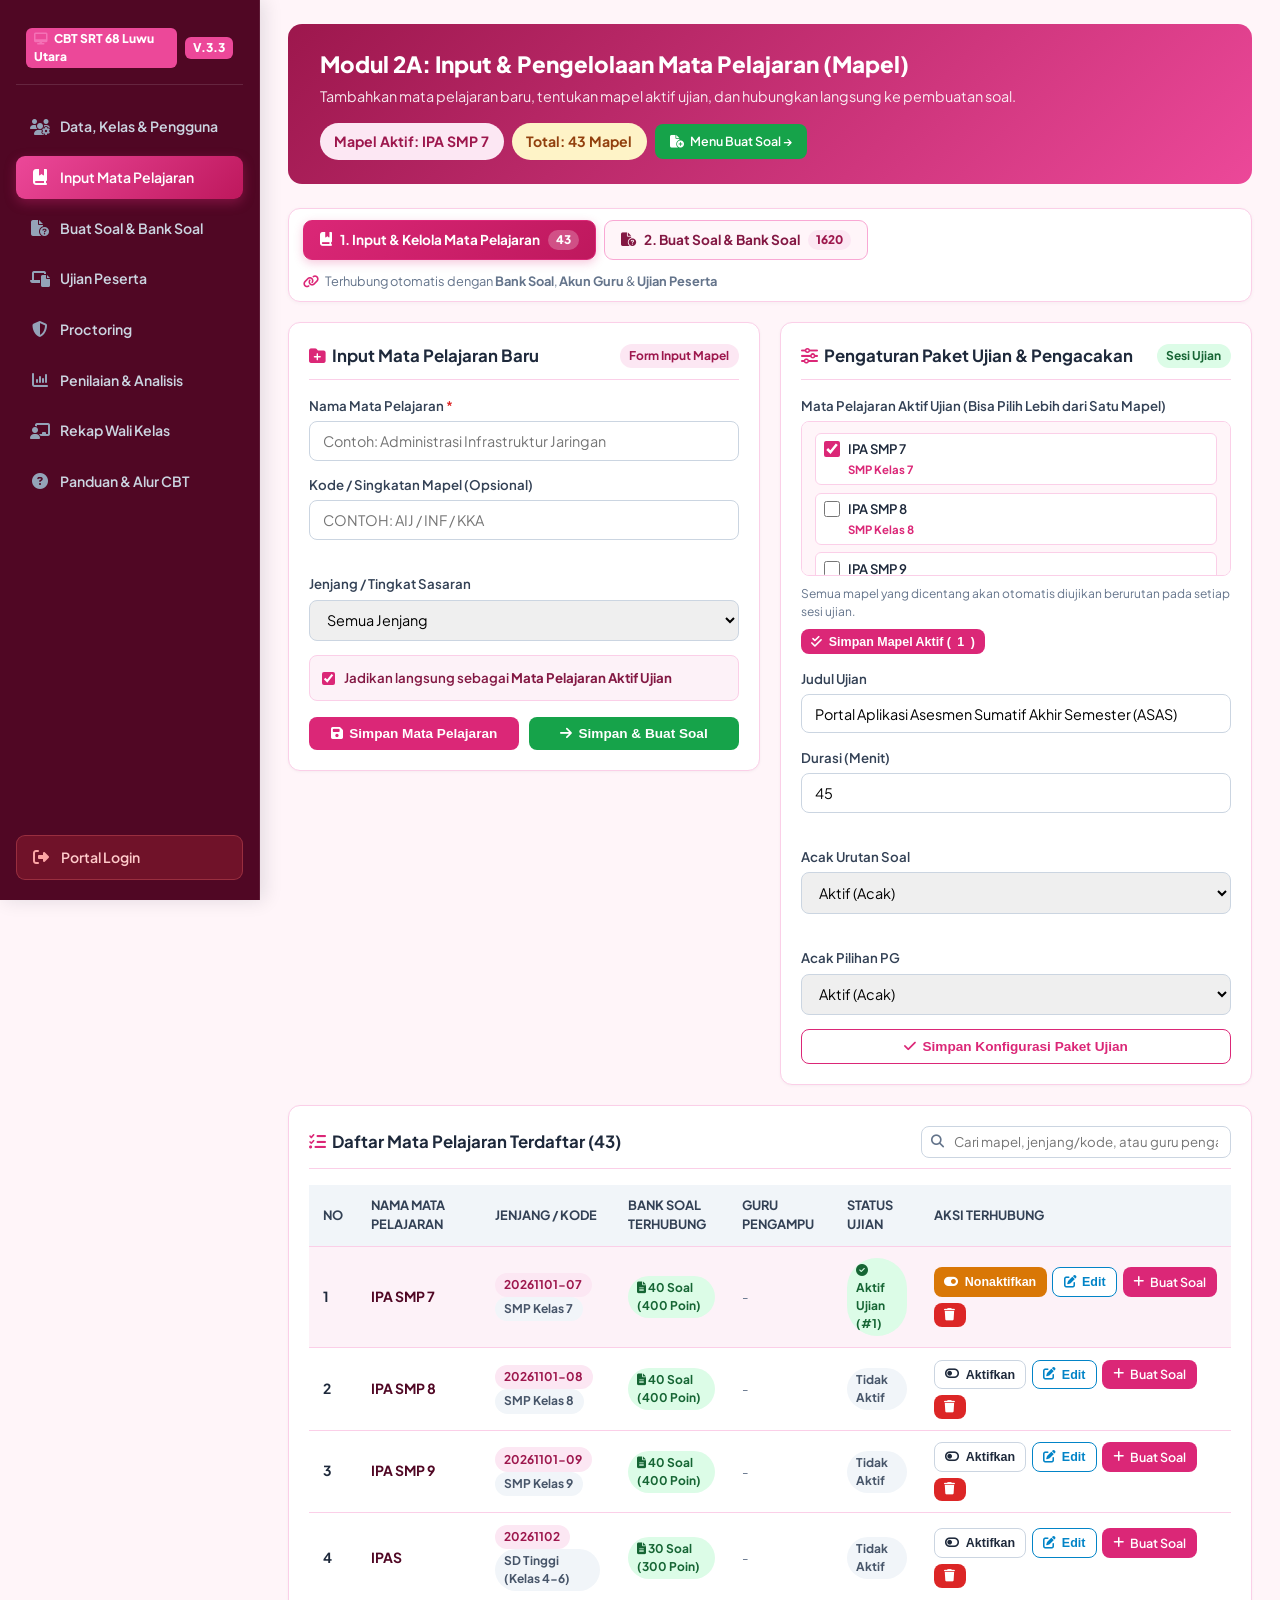
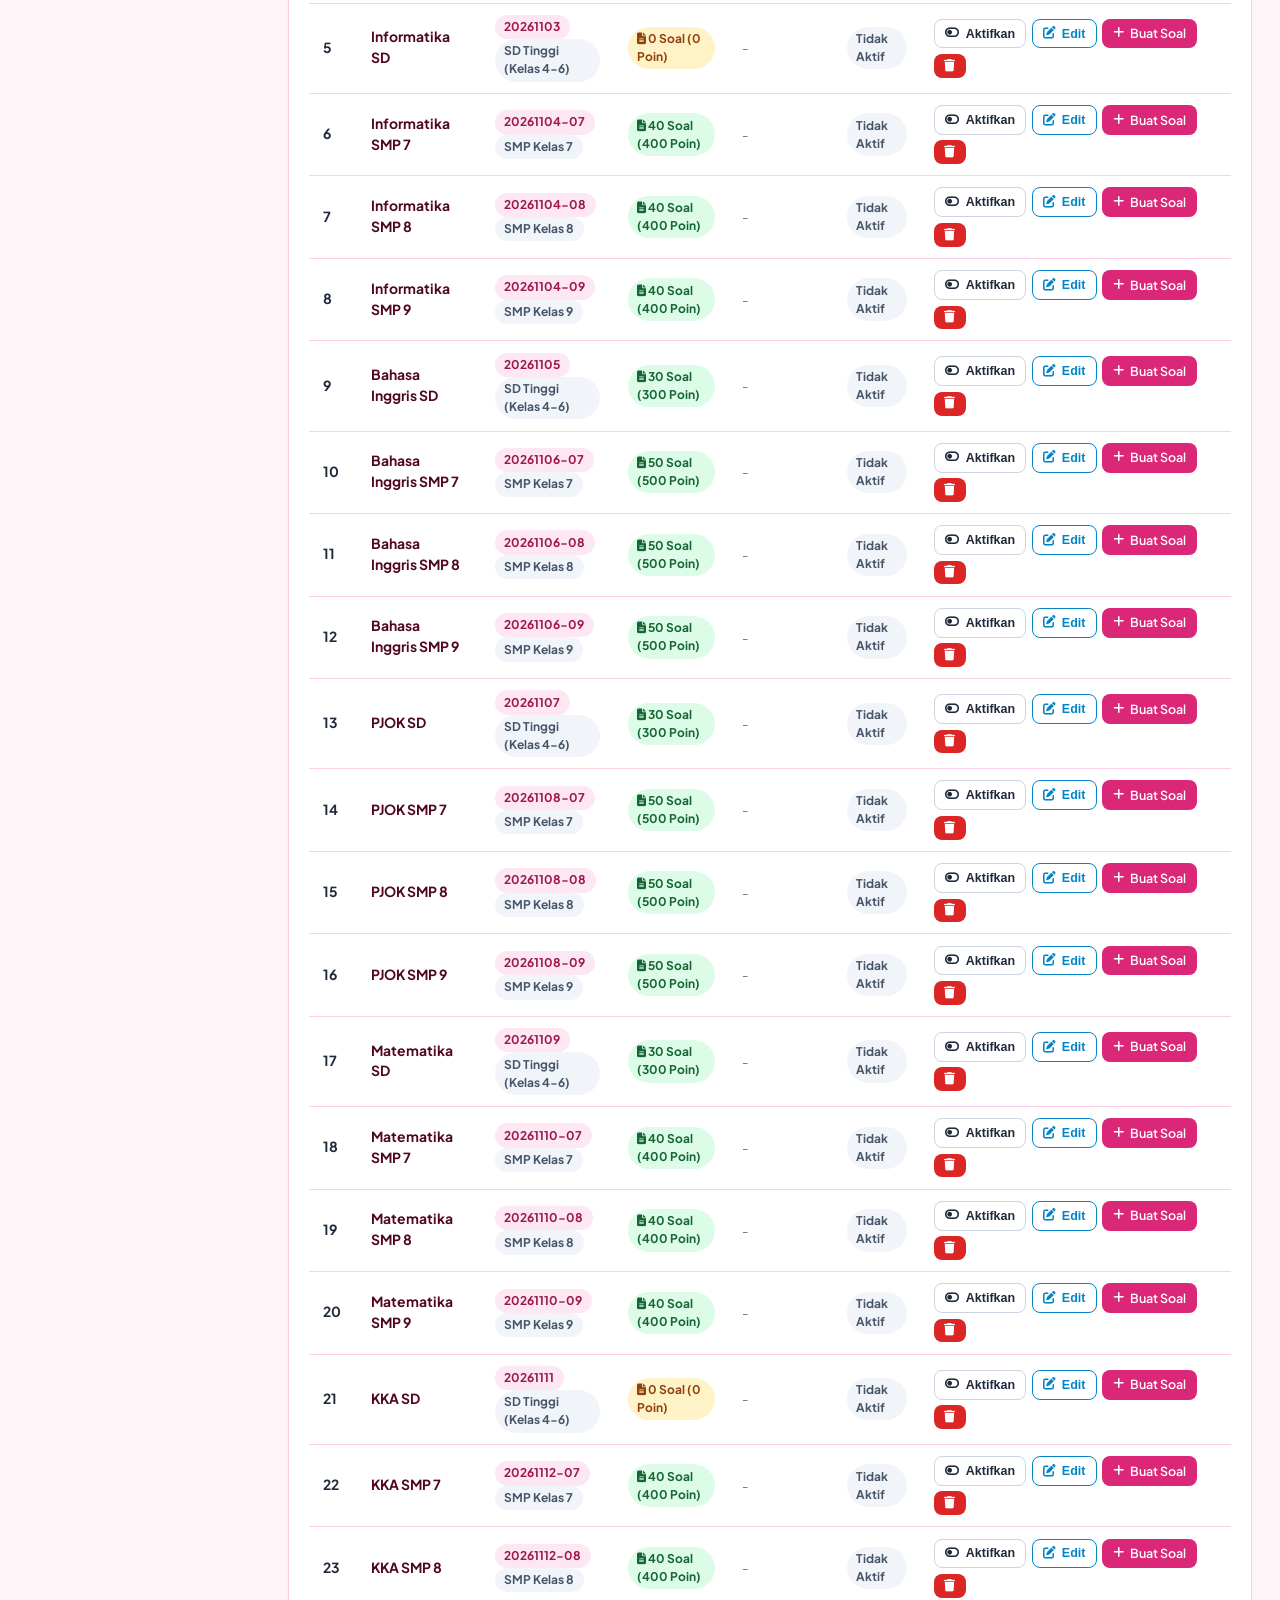
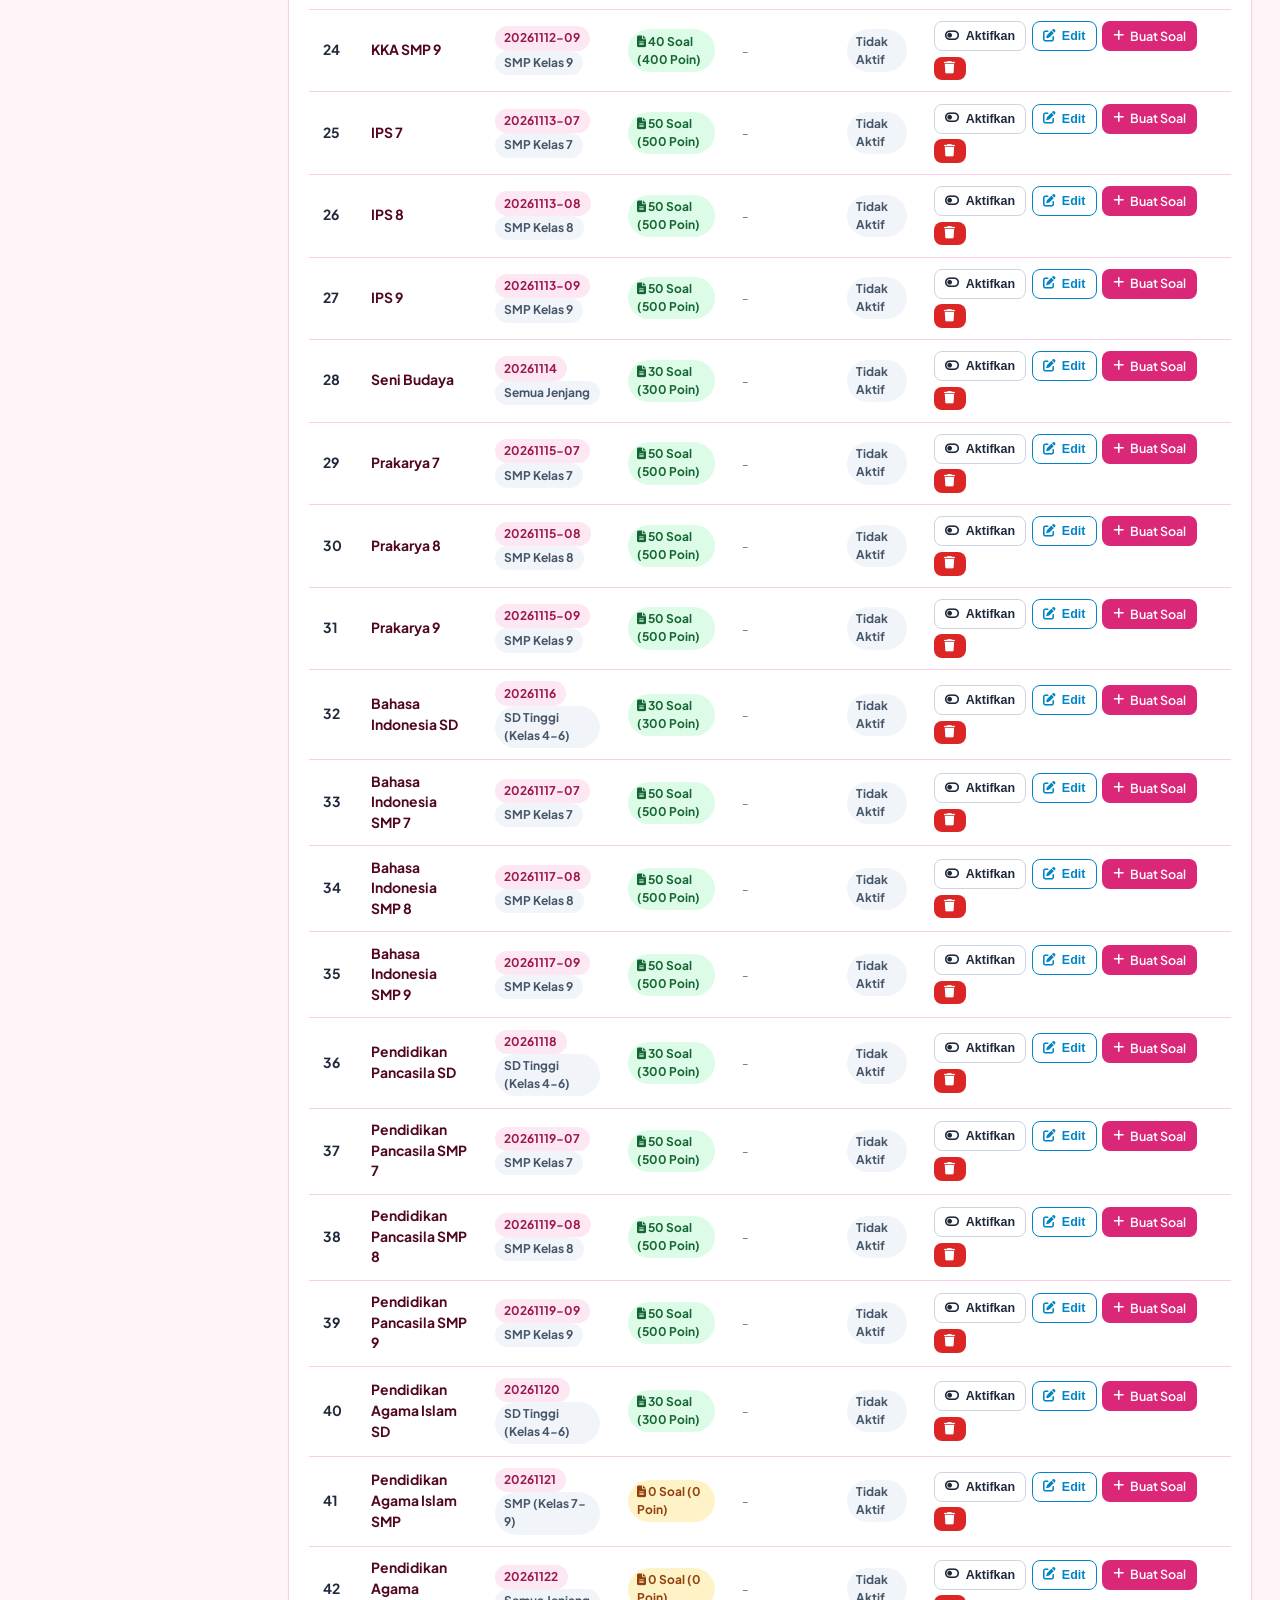
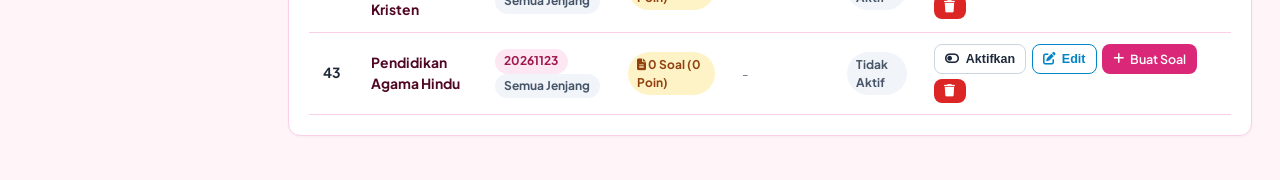
<file: 2a-mata-pelajaran.html>
<!DOCTYPE html>
<html lang="id">
<head>
  <meta charset="UTF-8">
  <meta name="viewport" content="width=device-width, initial-scale=1.0">
  <title>2A. Input & Pengelolaan Mata Pelajaran - CBT SRT 68 Luwu Utara V.3.3</title>
  <link rel="stylesheet" href="https://cdnjs.cloudflare.com/ajax/libs/font-awesome/6.5.1/css/all.min.css">
  <link rel="stylesheet" href="shared-cbt.css">
  <style>
    .module-subnav {
      display: flex;
      flex-wrap: wrap;
      align-items: center;
      justify-content: space-between;
      gap: 0.75rem;
      background: #ffffff;
      border: 1px solid var(--border);
      border-radius: 12px;
      padding: 0.65rem 0.9rem;
      margin-bottom: 1.25rem;
      box-shadow: 0 1px 4px rgba(0,0,0,0.04);
    }
    .module-subnav-links {
      display: flex;
      flex-wrap: wrap;
      gap: 0.5rem;
      align-items: center;
    }
    .module-pill {
      display: inline-flex;
      align-items: center;
      gap: 0.5rem;
      padding: 0.55rem 1rem;
      border-radius: 9px;
      font-weight: 700;
      font-size: 0.85rem;
      text-decoration: none;
      border: 1px solid #f9a8d4;
      background: #fff5f9;
      color: #831843;
      transition: all 0.18s ease;
    }
    .module-pill:hover {
      background: #fce7f3;
      border-color: var(--primary);
    }
    .module-pill.active {
      background: linear-gradient(135deg, #db2777 0%, #be185d 100%);
      color: #ffffff;
      border-color: var(--primary);
      box-shadow: 0 3px 10px rgba(219, 39, 119, 0.25);
    }
    .pill-badge {
      padding: 1px 8px;
      border-radius: 999px;
      font-size: 0.74rem;
      font-weight: 800;
      background: rgba(255,255,255,0.24);
      color: inherit;
    }
    .module-pill:not(.active) .pill-badge {
      background: #fce7f3;
      color: #9d174d;
    }
  </style>
</head>
<body>

<nav class="top-nav">
  <a href="1-manajemen-data-pengguna.html" class="brand"><span><i class="fa-solid fa-desktop" style="margin-right:6px;color:#f472b6;"></i>CBT SRT 68 Luwu Utara</span> <span>V.3.3</span></a>
  <div class="nav-links"></div>
</nav>

<div class="container">
  <div class="header-banner">
    <div>
      <h1>Modul 2A: Input & Pengelolaan Mata Pelajaran (Mapel)</h1>
      <p id="guruBannerSubtitle">Tambahkan mata pelajaran baru, tentukan mapel aktif ujian, dan hubungkan langsung ke pembuatan soal.</p>
    </div>
    <div style="display:flex; gap:0.5rem; align-items:center; flex-wrap:wrap;">
      <span class="badge badge-blue" style="font-size:0.88rem; padding:0.5rem 0.9rem;" id="activeMapelBadge">Mapel Aktif: -</span>
      <span class="badge badge-amber" style="font-size:0.88rem; padding:0.5rem 0.9rem;" id="totalMapelBadge">Total: 0 Mapel</span>
      <a href="2-bank-soal.html" class="btn btn-success btn-sm" style="padding:0.5rem 0.95rem;">
        <i class="fa-solid fa-file-circle-plus"></i> Menu Buat Soal &rarr;
      </a>
    </div>
  </div>

  <!-- SUB-MENU TERHUBUNG ANTARA INPUT MAPEL & BUAT SOAL -->
  <div class="module-subnav">
    <div class="module-subnav-links">
      <a href="2a-mata-pelajaran.html" class="module-pill active">
        <i class="fa-solid fa-book-bookmark"></i>
        <span>1. Input & Kelola Mata Pelajaran</span>
        <span class="pill-badge" id="navMapelCount">0</span>
      </a>
      <a href="2-bank-soal.html" class="module-pill">
        <i class="fa-solid fa-file-circle-question"></i>
        <span>2. Buat Soal & Bank Soal</span>
        <span class="pill-badge" id="navSoalCount">0</span>
      </a>
    </div>
    <div style="font-size:0.8rem; color:var(--muted);">
      <i class="fa-solid fa-link" style="color:var(--primary); margin-right:4px;"></i>
      Terhubung otomatis dengan <strong>Bank Soal</strong>, <strong>Akun Guru</strong> &amp; <strong>Ujian Peserta</strong>
    </div>
  </div>

  <div class="grid-2" style="align-items:start;">
    <!-- FORM INPUT MATA PELAJARAN TERSENDIRI -->
    <div class="card">
      <div class="card-title">
        <span><i class="fa-solid fa-folder-plus" style="color:var(--primary); margin-right:6px;"></i>Input Mata Pelajaran Baru</span>
        <span class="badge badge-blue">Form Input Mapel</span>
      </div>
      <form onsubmit="addMapel(event)">
        <div class="form-group">
          <label>Nama Mata Pelajaran <span style="color:var(--danger);">*</span></label>
          <input type="text" id="newMapelName" required placeholder="Contoh: Administrasi Infrastruktur Jaringan">
        </div>

        <div class="grid-2">
          <div class="form-group">
            <label>Kode / Singkatan Mapel (Opsional)</label>
            <input type="text" id="newMapelCode" placeholder="Contoh: AIJ / INF / KKA" style="text-transform:uppercase;">
          </div>
          <div class="form-group">
            <label>Jenjang / Tingkat Sasaran</label>
            <select id="newMapelLevel">
              <option value="Semua Jenjang">Semua Jenjang</option>
              <option value="SD (Semua Kelas 1-6)">SD (Semua Kelas 1-6)</option>
              <option value="SD Rendah (Kelas 1-3)">SD Rendah (Kelas 1-3)</option>
              <option value="SD Tinggi (Kelas 4-6)">SD Tinggi (Kelas 4-6)</option>
              <option value="SMP (Semua Kelas 7-9)">SMP (Semua Kelas 7-9)</option>
              <option value="SMP Kelas 7">SMP Kelas 7</option>
              <option value="SMP Kelas 8">SMP Kelas 8</option>
              <option value="SMP Kelas 9">SMP Kelas 9</option>
              <option value="SMK / Kejuruan">SMK / Kejuruan</option>
            </select>
          </div>
        </div>

        <div class="form-group" style="background:#fdf2f8; border:1px solid var(--border); padding:0.75rem; border-radius:8px;">
          <label style="display:flex; align-items:center; gap:0.55rem; margin-bottom:0; cursor:pointer; font-weight:600; color:#831843;">
            <input type="checkbox" id="newMapelSetActive" checked style="width:auto; accent-color:var(--primary);">
            <span>Jadikan langsung sebagai <strong>Mata Pelajaran Aktif Ujian</strong></span>
          </label>
        </div>

        <div style="display:flex; gap:0.6rem; flex-wrap:wrap; margin-top:1rem;">
          <button type="submit" class="btn btn-primary" style="flex:1;">
            <i class="fa-solid fa-floppy-disk"></i> Simpan Mata Pelajaran
          </button>
          <button type="button" class="btn btn-success" style="flex:1;" onclick="saveAndGoCreateSoal()">
            <i class="fa-solid fa-arrow-right"></i> Simpan &amp; Buat Soal
          </button>
        </div>
      </form>
    </div>

    <!-- PENGATURAN PAKET UJIAN & PENGACAKAN OTOMATIS -->
    <div class="card">
      <div class="card-title">
        <span><i class="fa-solid fa-sliders" style="color:var(--primary); margin-right:6px;"></i>Pengaturan Paket Ujian &amp; Pengacakan</span>
        <span class="badge badge-green">Sesi Ujian</span>
      </div>
      <div class="form-group">
        <label>Mata Pelajaran Aktif Ujian (Bisa Pilih Lebih dari Satu Mapel)</label>
        <div id="multiActiveMapelChecklist" style="display:grid; grid-template-columns:repeat(auto-fill, minmax(210px, 1fr)); gap:0.45rem; max-height:155px; overflow-y:auto; border:1px solid var(--border); background:#fff5f9; padding:0.65rem 0.8rem; border-radius:8px; margin-bottom:0.55rem;"></div>
        <div style="display:flex; gap:0.5rem; flex-wrap:wrap; align-items:center; justify-content:space-between;">
          <span style="font-size:0.75rem; color:var(--muted);">Semua mapel yang dicentang akan otomatis diujikan berurutan pada setiap sesi ujian.</span>
          <button type="button" class="btn btn-primary btn-sm" onclick="activateSelectedMapels()"><i class="fa-solid fa-check-double"></i> Simpan Mapel Aktif (<span id="checkedMapelCount">0</span>)</button>
        </div>
      </div>
      <div class="form-group">
        <label>Judul Ujian</label>
        <input type="text" id="cfgTitle">
      </div>
      <div class="grid-3">
        <div class="form-group">
          <label>Durasi (Menit)</label>
          <input type="number" id="cfgDuration" min="5" max="240">
        </div>
        <div class="form-group">
          <label>Acak Urutan Soal</label>
          <select id="cfgShuffleQ">
            <option value="true">Aktif (Acak)</option>
            <option value="false">Tidak (Urut)</option>
          </select>
        </div>
        <div class="form-group">
          <label>Acak Pilihan PG</label>
          <select id="cfgShuffleOpt">
            <option value="true">Aktif (Acak)</option>
            <option value="false">Tidak</option>
          </select>
        </div>
      </div>
      <button class="btn btn-outline" style="width:100%; border-color:var(--primary); color:var(--primary); font-weight:700;" onclick="saveExamConfig()">
        <i class="fa-solid fa-check"></i> Simpan Konfigurasi Paket Ujian
      </button>
    </div>
  </div>

  <!-- DAFTAR MATA PELAJARAN TERDAFTAR & STATUS KETERHUBUNGAN SOAL -->
  <div class="card">
    <div class="card-title" style="flex-wrap:wrap;">
      <span><i class="fa-solid fa-list-check" style="color:var(--primary); margin-right:6px;"></i>Daftar Mata Pelajaran Terdaftar (<span id="mapelTableCount">0</span>)</span>
      <div style="display:flex; gap:0.5rem; align-items:center; flex-wrap:wrap;">
        <div style="position:relative;">
          <i class="fa-solid fa-magnifying-glass" style="position:absolute; left:10px; top:50%; transform:translateY(-50%); color:var(--muted); font-size:0.82rem;"></i>
          <input type="text" id="searchMapelInput" placeholder="Cari mapel, jenjang/kode, atau guru pengampu..." oninput="renderMapelTable()" style="width:310px; padding:0.4rem 0.75rem 0.4rem 2rem; font-size:0.83rem;">
        </div>
      </div>
    </div>
    <div class="table-wrap">
      <table>
        <thead>
          <tr>
            <th style="width:48px;">No</th>
            <th>Nama Mata Pelajaran</th>
            <th>Jenjang / Kode</th>
            <th>Bank Soal Terhubung</th>
            <th>Guru Pengampu</th>
            <th>Status Ujian</th>
            <th style="min-width:305px;">Aksi Terhubung</th>
          </tr>
        </thead>
        <tbody id="mapelTableBody"></tbody>
      </table>
    </div>
  </div>
</div>

<!-- MODAL EDIT MATA PELAJARAN (NAMA / KODE / JENJANG) -->
<div id="editMapelModal" style="display:none; position:fixed; inset:0; background:rgba(15,23,42,0.58); z-index:9999; align-items:center; justify-content:center; padding:1rem;">
  <div class="card" style="width:100%; max-width:480px; margin:0; box-shadow:0 20px 40px rgba(0,0,0,0.25); border:1px solid #f9a8d4;">
    <div class="card-title">
      <span><i class="fa-solid fa-pen-to-square" style="color:var(--primary); margin-right:6px;"></i>Edit Mata Pelajaran</span>
      <button type="button" class="btn btn-outline btn-sm" onclick="closeEditMapelModal()" title="Tutup">&times;</button>
    </div>
    <form onsubmit="saveEditedMapel(event)">
      <input type="hidden" id="editMapelOriginalName">
      <div class="form-group">
        <label>Nama Mata Pelajaran <span style="color:var(--danger);">*</span></label>
        <input type="text" id="editMapelName" required placeholder="Nama Mata Pelajaran">
        <small style="color:var(--muted); font-size:0.75rem;">Jika nama diubah, soal dan data guru yang terhubung akan ikut diperbarui.</small>
      </div>
      <div class="grid-2">
        <div class="form-group">
          <label>Kode / Singkatan Mapel</label>
          <input type="text" id="editMapelCode" placeholder="Contoh: AIJ / INF / KKA" style="text-transform:uppercase;">
        </div>
        <div class="form-group">
          <label>Jenjang / Tingkat Sasaran</label>
          <select id="editMapelLevel">
            <option value="Semua Jenjang">Semua Jenjang</option>
            <option value="SD (Semua Kelas 1-6)">SD (Semua Kelas 1-6)</option>
            <option value="SD Rendah (Kelas 1-3)">SD Rendah (Kelas 1-3)</option>
            <option value="SD Tinggi (Kelas 4-6)">SD Tinggi (Kelas 4-6)</option>
            <option value="SMP (Semua Kelas 7-9)">SMP (Semua Kelas 7-9)</option>
            <option value="SMP Kelas 7">SMP Kelas 7</option>
            <option value="SMP Kelas 8">SMP Kelas 8</option>
            <option value="SMP Kelas 9">SMP Kelas 9</option>
            <option value="SMK / Kejuruan">SMK / Kejuruan</option>
          </select>
        </div>
      </div>
      <div style="display:flex; gap:0.5rem; justify-content:flex-end; margin-top:1rem;">
        <button type="button" class="btn btn-outline" onclick="closeEditMapelModal()">Batal</button>
        <button type="submit" class="btn btn-primary"><i class="fa-solid fa-floppy-disk"></i> Simpan Perubahan</button>
      </div>
    </form>
  </div>
</div>

<script src="shared-cbt.js"></script>
<script>
  const MAPEL_STORAGE_KEY = 'CBT_MAPEL_LIST_V1';
  const MAPEL_META_KEY = 'CBT_MAPEL_META_V1';
  const ACTIVE_MAPELS_KEY = 'CBT_ACTIVE_MAPELS_V1';

  function getMapelMeta() {
    let localMeta = {};
    try {
      localMeta = JSON.parse(localStorage.getItem(MAPEL_META_KEY) || '{}') || {};
    } catch (e) {
      localMeta = {};
    }
    const db = getDB();
    const dbMeta = (db.settings && typeof db.settings.subjectsMeta === 'object' && db.settings.subjectsMeta)
      ? db.settings.subjectsMeta
      : {};
    return { ...localMeta, ...dbMeta };
  }

  function saveMapelMeta(meta) {
    localStorage.setItem(MAPEL_META_KEY, JSON.stringify(meta));
    const db = getDB();
    db.settings.subjectsMeta = meta;
    saveDB(db);
  }

  function getActiveMapelsList() {
    const db = getDB();
    const allList = getMapelList();
    let active = [];
    if (Array.isArray(db.settings?.activeSubjects) && db.settings.activeSubjects.length > 0) {
      active = db.settings.activeSubjects.filter(m => allList.includes(m));
    } else {
      const saved = JSON.parse(localStorage.getItem(ACTIVE_MAPELS_KEY) || 'null');
      if (Array.isArray(saved) && saved.length > 0) {
        active = saved.filter(m => allList.includes(m));
      }
    }
    if (active.length === 0) {
      const fallback = (db.settings && allList.includes(db.settings.subject)) ? db.settings.subject : allList[0];
      active = fallback ? [fallback] : [];
    }
    return active;
  }

  function setActiveMapelsList(activeArr) {
    const allList = getMapelList();
    const cleaned = Array.from(new Set(activeArr)).filter(m => allList.includes(m));
    if (cleaned.length === 0) {
      alert('Minimal harus ada 1 Mata Pelajaran yang diaktifkan untuk ujian!');
      return false;
    }
    localStorage.setItem(ACTIVE_MAPELS_KEY, JSON.stringify(cleaned));
    const db = getDB();
    db.settings.activeSubjects = cleaned;
    db.settings.subject = cleaned[0];
    saveDB(db);
    populateMapelDropdowns();
    renderMapelTable();
    return true;
  }

  function getMapelList() {
    const db = getDB();
    const saved = JSON.parse(localStorage.getItem(MAPEL_STORAGE_KEY) || 'null');
    const set = new Set(saved || [
      'Informatika & Literasi Digital',
      'Teknik Komputer dan Jaringan (TKJ)',
      'Koding dan Kecerdasan Artifisial (KKA)'
    ]);
    if (db.settings && db.settings.subject) set.add(db.settings.subject);
    if (Array.isArray(db.settings?.activeSubjects)) {
      db.settings.activeSubjects.forEach(m => { if (m) set.add(m); });
    }
    if (Array.isArray(db.settings?.subjectsList)) {
      db.settings.subjectsList.forEach(m => { if (m) set.add(m); });
    }
    (db.questions || []).forEach(q => { if (q.subject) set.add(q.subject); });
    (db.users || []).forEach(u => {
      if (u.role === 'Guru' && u.kelas && u.kelas !== '-') {
        parseSubjectsString(u.kelas).forEach(m => set.add(m));
      }
    });
    const auth = getStaffAuth();
    if (auth && auth.role === 'Guru' && auth.subject && auth.subject !== '-') {
      parseSubjectsString(auth.subject).forEach(m => set.add(m));
    }
    const list = Array.from(set);
    localStorage.setItem(MAPEL_STORAGE_KEY, JSON.stringify(list));
    return list;
  }

  function populateMapelDropdowns() {
    const db = getDB();
    const list = getMapelList();
    const activeList = getActiveMapelsList();

    document.getElementById('activeMapelBadge').textContent =
      activeList.length > 1
        ? `Mapel Aktif (${activeList.length}): ${activeList.join(', ')}`
        : `Mapel Aktif: ${activeList[0] || '-'}`;
    document.getElementById('totalMapelBadge').textContent = 'Total: ' + list.length + ' Mapel';
    document.getElementById('navMapelCount').textContent = list.length;
    document.getElementById('navSoalCount').textContent = (db.questions || []).length;

    const checklistEl = document.getElementById('multiActiveMapelChecklist');
    if (checklistEl) {
      const metaMap = getMapelMeta();
      checklistEl.innerHTML = list.map(m => {
        const checked = activeList.includes(m) ? 'checked' : '';
        const lvl = metaMap[m]?.level || 'Semua Jenjang';
        return `
          <label style="display:flex; align-items:flex-start; gap:0.5rem; font-size:0.82rem; font-weight:600; cursor:pointer; margin:0; color:var(--text); background:#fff; padding:0.35rem 0.5rem; border-radius:6px; border:1px solid #fbcfe8;">
            <input type="checkbox" name="chkGlobalActiveMapel" value="${m}" ${checked} onchange="updateCheckedMapelCounter()" style="width:16px; height:16px; margin-top:2px; accent-color:var(--primary);">
            <span>
              <div>${m}</div>
              <small style="color:var(--primary); font-weight:700; font-size:0.71rem;">${lvl}</small>
            </span>
          </label>
        `;
      }).join('');
      updateCheckedMapelCounter();
    }
  }

  function updateCheckedMapelCounter() {
    const cnt = document.querySelectorAll('input[name="chkGlobalActiveMapel"]:checked').length;
    const el = document.getElementById('checkedMapelCount');
    if (el) el.textContent = cnt;
  }

  function activateSelectedMapels() {
    const chosen = Array.from(document.querySelectorAll('input[name="chkGlobalActiveMapel"]:checked')).map(el => el.value);
    if (setActiveMapelsList(chosen)) {
      if (typeof showCBTNotification === 'function') {
        showCBTNotification('success', 'Mapel Aktif Diperbarui', `${chosen.length} Mata Pelajaran diaktifkan untuk ujian: ${chosen.join(', ')}.`);
      } else {
        alert(`${chosen.length} Mata Pelajaran diaktifkan untuk ujian!`);
      }
    }
  }

  function toggleMapelActiveStatus(mapelName) {
    const current = getActiveMapelsList();
    if (current.includes(mapelName)) {
      if (current.length <= 1) {
        return alert('Minimal harus ada 1 Mata Pelajaran yang aktif untuk ujian.');
      }
      const next = current.filter(m => m !== mapelName);
      if (setActiveMapelsList(next) && typeof showCBTNotification === 'function') {
        showCBTNotification('info', 'Mapel Dinonaktifkan', `"${mapelName}" dihapus dari daftar mapel aktif ujian.`);
      }
    } else {
      const next = [...current, mapelName];
      if (setActiveMapelsList(next) && typeof showCBTNotification === 'function') {
        showCBTNotification('success', 'Mapel Diaktifkan', `"${mapelName}" ditambahkan ke daftar mapel aktif ujian (${next.length} mapel aktif).`);
      }
    }
  }

  function _processAddMapel(redirectToSoal = false) {
    const nameEl = document.getElementById('newMapelName');
    const codeEl = document.getElementById('newMapelCode');
    const levelEl = document.getElementById('newMapelLevel');
    const setActiveEl = document.getElementById('newMapelSetActive');

    const val = nameEl.value.trim();
    if (!val) {
      nameEl.focus();
      return alert('Silakan isi Nama Mata Pelajaran terlebih dahulu.');
    }

    const list = getMapelList();
    const existing = list.find(m => m.toLowerCase() === val.toLowerCase());
    if (existing) {
      if (redirectToSoal) {
        window.location.href = '2-bank-soal.html?mapel=' + encodeURIComponent(existing);
        return;
      }
      return alert(`Mata pelajaran "${existing}" sudah terdaftar!`);
    }

    list.push(val);

    const meta = getMapelMeta();
    meta[val] = {
      code: (codeEl.value || '').trim().toUpperCase(),
      level: levelEl.value || 'Semua Jenjang'
    };
    saveMapelMeta(meta);

    const db = getDB();
    db.settings.subjectsList = list;
    localStorage.setItem(MAPEL_STORAGE_KEY, JSON.stringify(list));

    if (setActiveEl.checked) {
      const curActive = getActiveMapelsList();
      if (!curActive.includes(val)) curActive.push(val);
      db.settings.activeSubjects = curActive;
      db.settings.subject = curActive[0];
      localStorage.setItem(ACTIVE_MAPELS_KEY, JSON.stringify(curActive));
    }
    saveDB(db);

    nameEl.value = '';
    codeEl.value = '';
    populateMapelDropdowns();
    renderMapelTable();

    if (redirectToSoal) {
      window.location.href = '2-bank-soal.html?mapel=' + encodeURIComponent(val);
    } else if (typeof showCBTNotification === 'function') {
      showCBTNotification('success', 'Mata Pelajaran Tersimpan', `Mapel "${val}" berhasil ditambahkan dan terhubung ke Bank Soal.`);
    } else {
      alert(`Mata Pelajaran "${val}" berhasil ditambahkan!`);
    }
  }

  function addMapel(e) {
    e.preventDefault();
    _processAddMapel(false);
  }

  function saveAndGoCreateSoal() {
    _processAddMapel(true);
  }

  function openEditMapelModal(mapelName) {
    const meta = getMapelMeta();
    const info = meta[mapelName] || {};
    document.getElementById('editMapelOriginalName').value = mapelName;
    document.getElementById('editMapelName').value = mapelName;
    document.getElementById('editMapelCode').value = info.code || '';

    const levelSel = document.getElementById('editMapelLevel');
    const targetLevel = info.level || 'Semua Jenjang';
    if (!Array.from(levelSel.options).some(opt => opt.value === targetLevel)) {
      const opt = document.createElement('option');
      opt.value = targetLevel;
      opt.textContent = targetLevel;
      levelSel.appendChild(opt);
    }
    levelSel.value = targetLevel;

    const modal = document.getElementById('editMapelModal');
    modal.style.display = 'flex';
  }

  function closeEditMapelModal() {
    document.getElementById('editMapelModal').style.display = 'none';
  }

  function saveEditedMapel(e) {
    e.preventDefault();
    const oldName = document.getElementById('editMapelOriginalName').value;
    const newName = document.getElementById('editMapelName').value.trim();
    const newCode = (document.getElementById('editMapelCode').value || '').trim().toUpperCase();
    const newLevel = document.getElementById('editMapelLevel').value || 'Semua Jenjang';

    if (!newName) {
      document.getElementById('editMapelName').focus();
      return alert('Nama Mata Pelajaran tidak boleh kosong!');
    }

    const list = getMapelList();
    if (newName.toLowerCase() !== oldName.toLowerCase()) {
      const dup = list.find(m => m.toLowerCase() === newName.toLowerCase());
      if (dup) {
        return alert(`Mata pelajaran "${dup}" sudah terdaftar!`);
      }
    }

    // Update list
    const updatedList = list.map(m => (m === oldName ? newName : m));
    localStorage.setItem(MAPEL_STORAGE_KEY, JSON.stringify(updatedList));

    // Update meta (jenjang & kode)
    const meta = getMapelMeta();
    if (oldName !== newName) {
      delete meta[oldName];
    }
    meta[newName] = {
      code: newCode,
      level: newLevel
    };
    saveMapelMeta(meta);

    // Update DB references if name changed or sync subjectsList
    const db = getDB();
    db.settings.subjectsList = updatedList;
    const activeList = getActiveMapelsList().map(m => (m === oldName ? newName : m));
    db.settings.activeSubjects = activeList;
    if (db.settings.subject === oldName) {
      db.settings.subject = newName;
    }
    localStorage.setItem(ACTIVE_MAPELS_KEY, JSON.stringify(activeList));

    if (oldName !== newName) {
      (db.questions || []).forEach(q => {
        if (q.subject === oldName) q.subject = newName;
      });
      (db.users || []).forEach(u => {
        if (u.role === 'Guru' && u.kelas && u.kelas !== '-') {
          const guruSubjs = parseSubjectsString(u.kelas).map(s => (s === oldName ? newName : s));
          u.kelas = guruSubjs.join(', ');
        }
      });
      (db.sessionsList || []).forEach(s => {
        if (Array.isArray(s.activeSubjects)) {
          s.activeSubjects = s.activeSubjects.map(m => (m === oldName ? newName : m));
        }
      });
    }

    saveDB(db);
    closeEditMapelModal();
    populateMapelDropdowns();
    renderMapelTable();

    if (typeof showCBTNotification === 'function') {
      showCBTNotification('success', 'Mapel Diperbarui', `Mata Pelajaran "${newName}" (${newLevel}${newCode ? ' • ' + newCode : ''}) berhasil disimpan.`);
    } else {
      alert(`Perubahan pada Mata Pelajaran "${newName}" berhasil disimpan!`);
    }
  }

  async function deleteMapelByName(target) {
    const list = getMapelList();
    if (list.length <= 1) return alert('Minimal harus tersedia 1 Mata Pelajaran.');
    const db = getDB();
    const relatedQ = (db.questions || []).filter(q => (q.subject || db.settings.subject) === target).length;
    const warnExtra = relatedQ > 0
      ? `<br><span style="color:#d97706; font-weight:600;">Catatan: Terdapat ${relatedQ} butir soal pada mapel ini (soal tetap tersimpan di database).</span>`
      : '';

    const ok = await showCBTConfirm({
      type: 'danger',
      title: 'Hapus Mata Pelajaran?',
      message: `Mata Pelajaran <strong>"${target}"</strong> akan dihapus dari daftar pilihan.${warnExtra}`,
      confirmText: 'Ya, Hapus Mapel',
      cancelText: 'Batal'
    });
    if (!ok) return;

    const updated = list.filter(m => m !== target);
    const updatedActive = getActiveMapelsList().filter(m => m !== target);
    if (updatedActive.length === 0) updatedActive.push(updated[0]);

    db.settings.activeSubjects = updatedActive;
    db.settings.subject = updatedActive[0];
    db.settings.subjectsList = updated;
    localStorage.setItem(MAPEL_STORAGE_KEY, JSON.stringify(updated));
    localStorage.setItem(ACTIVE_MAPELS_KEY, JSON.stringify(updatedActive));
    saveDB(db);

    const meta = getMapelMeta();
    delete meta[target];
    saveMapelMeta(meta);

    populateMapelDropdowns();
    renderMapelTable();
    showCBTNotification('success', 'Mapel Dihapus', `Mata Pelajaran "${target}" berhasil dihapus.`);
  }

  function renderMapelTable() {
    const db = getDB();
    const list = getMapelList();
    const meta = getMapelMeta();
    const activeList = getActiveMapelsList();
    const query = (document.getElementById('searchMapelInput')?.value || '').trim().toLowerCase();

    const filtered = list.filter(m => {
      if (!query) return true;
      const info = meta[m] || {};
      const codeStr = String(info.code || '').toLowerCase();
      const levelStr = String(info.level || 'Semua Jenjang').toLowerCase();
      const gurusList = (db.users || [])
        .filter(u => u.role === 'Guru' && (
          parseSubjectsString(u.kelas).some(s => s.toLowerCase() === m.toLowerCase()) ||
          parseSubjectsString(u.subject).some(s => s.toLowerCase() === m.toLowerCase())
        ))
        .map(u => u.name.toLowerCase());
      const guruStr = gurusList.join(' ');
      return (
        m.toLowerCase().includes(query) ||
        codeStr.includes(query) ||
        levelStr.includes(query) ||
        guruStr.includes(query)
      );
    });
    document.getElementById('mapelTableCount').textContent = filtered.length;
    document.getElementById('navMapelCount').textContent = list.length;
    document.getElementById('navSoalCount').textContent = (db.questions || []).length;

    const tbody = document.getElementById('mapelTableBody');
    if (filtered.length === 0) {
      tbody.innerHTML = `<tr><td colspan="7" style="text-align:center; color:var(--muted); padding:1.25rem;">Tidak ada mata pelajaran yang cocok dengan pencarian.</td></tr>`;
      return;
    }

    tbody.innerHTML = filtered.map((m, idx) => {
      const info = meta[m] || {};
      const isActive = activeList.includes(m);
      const activeOrder = activeList.indexOf(m) + 1;
      const qs = (db.questions || []).filter(q => (q.subject || activeList[0]) === m);
      const totalBobot = qs.reduce((acc, q) => acc + (q.weight || 0), 0);

      const gurus = (db.users || [])
        .filter(u => (u.role === 'Guru' || u.role === 'Wali Kelas') && (
          parseSubjectsString(u.kelas).some(s => s.toLowerCase() === m.toLowerCase()) ||
          parseSubjectsString(u.subject).some(s => s.toLowerCase() === m.toLowerCase())
        ))
        .map(u => u.role === 'Wali Kelas' ? `${u.name} (Wali ${u.kelas || ''})` : u.name);

      const escapeJs = m.replace(/'/g, "\'");
      const encodedUrl = encodeURIComponent(m);

      return `
        <tr style="${isActive ? 'background:#fdf2f8;' : ''}">
          <td><strong>${idx + 1}</strong></td>
          <td>
            <div style="font-weight:700; color:var(--secondary);">${m}</div>
          </td>
          <td>
            ${info.code ? `<span class="badge badge-blue" style="margin-right:4px;">${info.code}</span>` : ''}
            <span class="badge badge-gray">${info.level || 'Semua Jenjang'}</span>
          </td>
          <td>
            <a href="2-bank-soal.html?mapel=${encodedUrl}" style="text-decoration:none;">
              <span class="badge ${qs.length > 0 ? 'badge-green' : 'badge-amber'}">
                <i class="fa-solid fa-file-lines"></i> ${qs.length} Soal (${totalBobot} Poin)
              </span>
            </a>
          </td>
          <td style="font-size:0.82rem; color:#334155;">
            ${gurus.length > 0 ? gurus.join(', ') : '<span style="color:var(--muted);">-</span>'}
          </td>
          <td>
            ${isActive
              ? `<span class="badge badge-green"><i class="fa-solid fa-circle-check"></i> Aktif Ujian (#${activeOrder})</span>`
              : '<span class="badge badge-gray">Tidak Aktif</span>'}
          </td>
          <td>
            <div style="display:flex; gap:0.35rem; flex-wrap:wrap;">
              <button type="button" class="btn ${isActive ? 'btn-warning' : 'btn-outline'} btn-sm" onclick="toggleMapelActiveStatus('${escapeJs}')" title="${isActive ? 'Nonaktifkan dari daftar ujian' : 'Aktifkan untuk ujian'}">
                ${isActive ? '<i class="fa-solid fa-toggle-on"></i> Nonaktifkan' : '<i class="fa-solid fa-toggle-off"></i> Aktifkan'}
              </button>
              <button type="button" class="btn btn-outline btn-sm" style="border-color:#0284c7; color:#0284c7;" onclick="openEditMapelModal('${escapeJs}')" title="Edit Nama, Jenjang, atau Kode Mapel">
                <i class="fa-solid fa-pen-to-square"></i> Edit
              </button>
              <a href="2-bank-soal.html?mapel=${encodedUrl}" class="btn btn-primary btn-sm">
                <i class="fa-solid fa-plus"></i> Buat Soal
              </a>
              <button type="button" class="btn btn-danger btn-sm" onclick="deleteMapelByName('${escapeJs}')" title="Hapus Mapel">
                <i class="fa-solid fa-trash"></i>
              </button>
            </div>
          </td>
        </tr>
      `;
    }).join('');
  }

  function loadConfig() {
    const db = getDB();
    document.getElementById('cfgTitle').value = db.settings.examTitle;
    document.getElementById('cfgDuration').value = db.settings.durationMinutes;
    document.getElementById('cfgShuffleQ').value = String(db.settings.shuffleQuestions);
    document.getElementById('cfgShuffleOpt').value = String(db.settings.shuffleOptions);
  }

  function saveExamConfig() {
    const db = getDB();
    const chosen = Array.from(document.querySelectorAll('input[name="chkGlobalActiveMapel"]:checked')).map(el => el.value);
    if (chosen.length > 0) {
      db.settings.activeSubjects = chosen;
      db.settings.subject = chosen[0];
      localStorage.setItem(ACTIVE_MAPELS_KEY, JSON.stringify(chosen));
    }
    db.settings.examTitle = document.getElementById('cfgTitle').value;
    db.settings.durationMinutes = parseInt(document.getElementById('cfgDuration').value) || 45;
    db.settings.shuffleQuestions = document.getElementById('cfgShuffleQ').value === 'true';
    db.settings.shuffleOptions = document.getElementById('cfgShuffleOpt').value === 'true';
    saveDB(db);
    populateMapelDropdowns();
    renderMapelTable();
    if (typeof showCBTNotification === 'function') {
      showCBTNotification('success', 'Konfigurasi Disimpan', 'Pengaturan mata pelajaran aktif, durasi, dan pengacakan ujian berhasil diperbarui.');
    } else {
      alert('Pengaturan pengacakan dan durasi ujian diperbarui!');
    }
  }

  document.addEventListener('DOMContentLoaded', () => {
    applyRoleNavigation('2a-mata-pelajaran.html');
    const auth = getStaffAuth();
    loadConfig();
    populateMapelDropdowns();
    renderMapelTable();

    const guruSubjects = (auth && auth.role === 'Guru') ? parseSubjectsString(auth.subject) : [];
    if (guruSubjects.length > 0) {
      const guruJenjangList = parseSubjectsString(auth.idKelas);
      const jenjangText = guruJenjangList.length > 0 ? ` | Kelas Mengajar: ${guruJenjangList.join(', ')}` : '';
      document.getElementById('guruBannerSubtitle').textContent =
        `Panel Guru (${auth.name}) — Mata Pelajaran Diampu: ${guruSubjects.join(', ')}${jenjangText}.`;
    }

    syncFromMySQL(() => {
      loadConfig();
      populateMapelDropdowns();
      renderMapelTable();
    });
  });
</script>
</body>
</html>
</file>
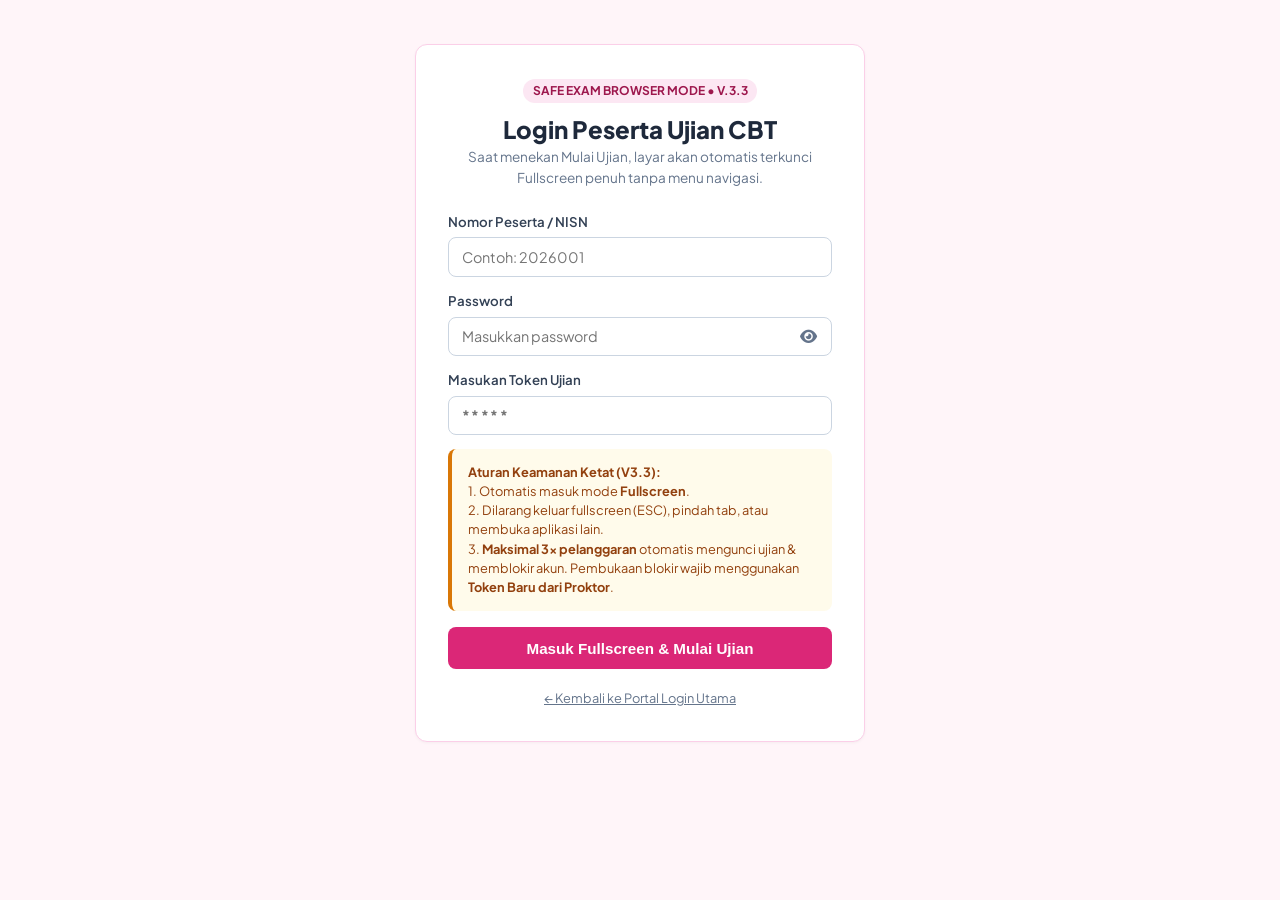
<file: 3-ujian-peserta.html>
<!DOCTYPE html>
<html lang="id">
<head>
  <meta charset="UTF-8">
  <meta name="viewport" content="width=device-width, initial-scale=1.0">
  <title>Ujian Peserta - CBT SRT 68 Luwu Utara V.3.3</title>
  <link rel="stylesheet" href="https://cdnjs.cloudflare.com/ajax/libs/font-awesome/6.5.1/css/all.min.css">
  <link rel="stylesheet" href="shared-cbt.css">
  <style>
    body.exam-active {
      user-select: none;
      -webkit-user-select: none;
      overflow-x: hidden;
      background: #fff5f9;
    }
    .exam-header {
      background: #500724;
      color: #fff;
      padding: 0.85rem 1.5rem;
      display: flex;
      justify-content: space-between;
      align-items: center;
      position: sticky;
      top: 0;
      z-index: 100;
      box-shadow: 0 4px 12px rgba(0,0,0,0.2);
      flex-wrap: wrap;
      gap: 0.75rem;
    }
    .timer-box {
      background: #dc2626;
      color: #fff;
      font-weight: 800;
      font-size: 1.15rem;
      padding: 0.45rem 1rem;
      border-radius: 8px;
      font-variant-numeric: tabular-nums;
      letter-spacing: 0.5px;
    }
    .exam-layout {
      display: grid;
      grid-template-columns: 1fr 315px;
      gap: 1.25rem;
      max-width: 1360px;
      margin: 1.25rem auto;
      padding: 0 1.25rem;
    }
    @media (max-width: 900px) {
      .exam-layout { grid-template-columns: 1fr; }
    }
    .option-item {
      display: flex;
      align-items: center;
      gap: 0.75rem;
      padding: 0.85rem 1rem;
      border: 2px solid #e2e8f0;
      border-radius: 10px;
      margin-bottom: 0.65rem;
      cursor: pointer;
      transition: all 0.15s;
      background: #fff;
    }
    .option-item:hover { border-color: #f9a8d4; background: #fdf2f8; }
    .option-item.selected { border-color: #16a34a; background: #f0fdf4; font-weight: 600; }
    .option-letter {
      width: 30px; height: 30px; border-radius: 50%;
      background: #e2e8f0; color: #1e293b;
      display: flex; align-items: center; justify-content: center;
      font-weight: 800; font-size: 0.85rem; flex-shrink: 0;
    }
    .option-item.selected .option-letter { background: #16a34a; color: #fff; }

    .nav-grid {
      display: grid;
      grid-template-columns: repeat(5, 1fr);
      gap: 0.5rem;
    }
    .num-btn {
      padding: 0.6rem 0;
      border-radius: 8px;
      border: 1px solid #cbd5e1;
      background: #fff;
      font-weight: 700;
      cursor: pointer;
      font-size: 0.88rem;
      transition: all 0.15s;
    }
    .num-btn.answered { background: #16a34a !important; color: #fff !important; border-color: #16a34a !important; }
    .num-btn.doubt { background: #f59e0b !important; color: #fff !important; border-color: #f59e0b !important; }
    .num-btn.current { outline: 3px solid #db2777; outline-offset: 2px; }

    .security-overlay {
      position: fixed;
      inset: 0;
      background: rgba(80, 7, 36, 0.98);
      color: #fff;
      z-index: 99999;
      display: none;
      flex-direction: column;
      align-items: center;
      justify-content: center;
      text-align: center;
      padding: 1.5rem;
    }
    .security-box {
      width: 100%;
      max-width: 530px;
      background: #831843;
      border: 2px solid #ef4444;
      border-radius: 16px;
      padding: 2rem;
      box-shadow: 0 25px 50px rgba(0,0,0,0.6);
    }
    .session-mapel-pills {
      display: flex;
      flex-wrap: wrap;
      gap: 0.4rem;
      margin-top: 0.35rem;
    }
    .mapel-step-pill {
      font-size: 0.72rem;
      padding: 2px 9px;
      border-radius: 999px;
      font-weight: 700;
      background: rgba(255,255,255,0.12);
      color: #fbcfe8;
      border: 1px solid rgba(244,114,182,0.35);
    }
    .mapel-step-pill.done {
      background: #16a34a;
      color: #fff;
      border-color: #22c55e;
    }
    .mapel-step-pill.active {
      background: #db2777;
      color: #fff;
      border-color: #f9a8d4;
    }
  </style>
</head>
<body oncontextmenu="return false;">

<div id="loginScreen" class="container" style="max-width:490px; margin-top:2.75rem;">
  <div class="card" style="padding:2rem;">
    <div style="text-align:center; margin-bottom:1.5rem;">
      <span class="badge badge-blue">SAFE EXAM BROWSER MODE • V.3.3</span>
      <h2 style="margin-top:0.5rem; font-weight:800;">Login Peserta Ujian CBT</h2>
      <p style="font-size:0.85rem; color:var(--muted);">Saat menekan Mulai Ujian, layar akan otomatis terkunci Fullscreen penuh tanpa menu navigasi.</p>
    </div>

    <div class="form-group">
      <label>Nomor Peserta / NISN</label>
      <input type="text" id="loginUser" value="" placeholder="Contoh: 2026001">
    </div>
    <div class="form-group">
      <label>Password</label>
      <div class="password-field-wrap">
        <input type="password" id="loginPass" placeholder="Masukkan password" value="">
        <button type="button" class="password-toggle-btn" onclick="togglePasswordVisibility('loginPass', this)" title="Lihat password">
          <i class="fa-solid fa-eye"></i>
        </button>
      </div>
    </div>
    <div class="form-group">
      <label>Masukan Token Ujian</label>
      <input type="text" id="loginToken" required placeholder="*****" style="text-transform:uppercase; font-weight:700; letter-spacing:1.5px;">
    </div>

    <div class="alert alert-warn" style="font-size:0.8rem;">
      <strong>Aturan Keamanan Ketat (V3.3):</strong><br>
      1. Otomatis masuk mode <strong>Fullscreen</strong>.<br>
      2. Dilarang keluar fullscreen (ESC), pindah tab, atau membuka aplikasi lain.<br>
      3. <strong>Maksimal 3x pelanggaran</strong> otomatis mengunci ujian &amp; memblokir akun. Pembukaan blokir wajib menggunakan <strong>Token Baru dari Proktor</strong>.
    </div>

    <button class="btn btn-primary" style="width:100%; padding:0.8rem; font-size:0.95rem;" onclick="startExamSecure()">
      Masuk Fullscreen &amp; Mulai Ujian
    </button>
    <div style="text-align:center; margin-top:1rem;">
      <a href="index.html" style="font-size:0.8rem; color:var(--muted);">&larr; Kembali ke Portal Login Utama</a>
    </div>
  </div>
</div>

<div id="examScreen" style="display:none;">
  <header class="exam-header">
    <div>
      <div style="font-size:0.75rem; color:#fbcfe8; text-transform:uppercase; font-weight:700;" id="exSubject">MATA PELAJARAN</div>
      <div style="font-weight:800; font-size:1rem;" id="exStudentInfo">Peserta: -</div>
      <div class="session-mapel-pills" id="sessionMapelPills"></div>
    </div>
    <div style="display:flex; align-items:center; gap:0.75rem;">
      <div style="display:flex; gap:0.25rem;">
        <button class="btn btn-outline btn-sm" style="color:#fff; border-color:rgba(255,255,255,0.4);" onclick="changeFont(-1)">A-</button>
        <button class="btn btn-outline btn-sm" style="color:#fff; border-color:rgba(255,255,255,0.4);" onclick="changeFont(1)">A+</button>
      </div>
      <div class="timer-box" id="timerDisplay">45:00</div>
    </div>
  </header>

  <div id="broadcastBanner" class="container" style="display:none; margin-bottom:0;">
    <div class="alert alert-danger" style="display:flex; justify-content:space-between; align-items:center;">
      <div><strong>PESAN DARI PENGAWAS:</strong> <span id="broadcastText"></span></div>
      <button class="btn btn-sm btn-outline" onclick="dismissBroadcast()">Tutup</button>
    </div>
  </div>

  <div class="exam-layout">
    <div class="card" id="questionArea" style="font-size:16px;">
      <div style="display:flex; justify-content:space-between; align-items:center; border-bottom:1px solid var(--border); padding-bottom:0.75rem; margin-bottom:1rem; flex-wrap:wrap; gap:0.5rem;">
        <div>
          <span class="badge badge-blue" style="font-size:0.85rem;">SOAL NO. <span id="qNumLabel">1</span></span>
          <span class="badge badge-gray" id="qTypeLabel">PILIHAN GANDA</span>
        </div>
        <span style="font-size:0.82rem; color:var(--danger); font-weight:800; background:#fee2e2; padding:4px 10px; border-radius:999px;">
          <i class="fa-solid fa-triangle-exclamation"></i> Pelanggaran: <span id="violationCounter">0</span>/3
        </span>
      </div>

      <div id="mediaContainer" style="margin-bottom:1rem;"></div>
      <div id="questionText" style="font-weight:600; margin-bottom:1.25rem; line-height:1.65;"></div>
      <div id="answerContainer"></div>

      <div style="display:flex; justify-content:space-between; align-items:center; margin-top:1.75rem; padding-top:1rem; border-top:1px solid var(--border); flex-wrap:wrap; gap:0.5rem;">
        <button type="button" class="btn btn-outline" id="btnPrev" onclick="navigateQ(-1)">&larr; Sebelumnya</button>
        <button type="button" class="btn btn-warning" id="btnDoubt" onclick="toggleDoubt()"><i class="fa-solid fa-flag"></i> Tandai Ragu-Ragu</button>
        <button type="button" class="btn btn-primary" id="btnNext" onclick="navigateQ(1)">Berikutnya &rarr;</button>
      </div>
    </div>

    <div>
      <div class="card">
        <div class="card-title">Navigasi Nomor Soal</div>
        <div class="nav-grid" id="navGrid"></div>
        <div style="margin-top:1rem; font-size:0.78rem; color:var(--muted); display:flex; gap:0.75rem; flex-wrap:wrap;">
          <span><strong style="color:#16a34a;">&#9632;</strong> Dijawab (Hijau)</span>
          <span><strong style="color:#f59e0b;">&#9632;</strong> Ragu-ragu</span>
          <span><strong style="color:#94a3b8;">&#9632;</strong> Belum</span>
        </div>
        <hr style="margin:1rem 0; border:none; border-top:1px solid var(--border);">
        <button type="button" class="btn btn-success" id="btnSubmitSubject" style="width:100%; padding:0.78rem; font-weight:800;" onclick="submitExam(false)">
          Selesai &amp; Kumpulkan Mapel Ini
        </button>
      </div>
    </div>
  </div>
</div>

<div id="readyFullscreenOverlay" class="security-overlay" style="background: linear-gradient(135deg, #500724 0%, #831843 100%); z-index: 99998;">
  <div class="security-box" style="border-color: #f472b6; background: rgba(80, 7, 36, 0.96); max-width: 540px;">
    <span class="badge badge-blue" style="margin-bottom: 0.75rem;">VERIFIKASI BERHASIL • MODE LAYAR PENUH</span>
    <h2 style="color: #fff; margin-bottom: 0.5rem; font-size: 1.4rem;">Siap Memulai Ujian CBT</h2>
    <p id="readyStudentSummary" style="font-size: 0.95rem; color: #fbcfe8; margin-bottom: 0.75rem; font-weight: 600;"></p>
    <div id="readySubjectQueueInfo" style="font-size:0.83rem; color:#fde047; background:rgba(0,0,0,0.25); padding:0.65rem 0.9rem; border-radius:10px; margin-bottom:1.1rem;"></div>
    <p style="font-size: 0.86rem; color: #e2e8f0; margin-bottom: 1.4rem; line-height: 1.6;">
      Tekan tombol di bawah untuk mengunci layar penuh (<strong>Fullscreen</strong>). Perhatian: Pelanggaran maksimal <strong>3 kali</strong>.
    </p>
    <button type="button" class="btn btn-primary" style="width: 100%; padding: 0.95rem; font-size: 1rem; font-weight: 800; box-shadow: 0 4px 15px rgba(219, 39, 119, 0.5);" onclick="confirmEnterFullscreenAndStart()">
      <i class="fa-solid fa-expand" style="margin-right: 0.5rem;"></i> Aktifkan Fullscreen &amp; Mulai Mengerjakan
    </button>
  </div>
</div>

<div id="securityOverlay" class="security-overlay">
  <div class="security-box">
    <div style="font-size:2.5rem; color:#f87171; margin-bottom:0.5rem;"><i class="fa-solid fa-shield-virus"></i></div>
    <h2 style="color:#f87171; margin-bottom:0.75rem;">PERINGATAN KEAMANAN UJIAN!</h2>
    <p id="securityReason" style="font-size:0.95rem; margin-bottom:1rem; line-height:1.6; font-weight:600;">
      Anda terdeteksi keluar dari mode layar penuh (Fullscreen) atau berpindah tab/aplikasi!
    </p>
    <p style="font-size:0.84rem; color:#fbcfe8; margin-bottom:1.5rem;">
      Jika mencapai <strong>3x pelanggaran</strong>, ujian langsung terkunci dan akun Anda <strong>DIBLOKIR</strong>.
    </p>
    <button type="button" class="btn btn-danger" style="width:100%; padding:0.85rem; font-weight:800;" onclick="reEnterFullscreen()">
      Kembali ke Layar Penuh &amp; Lanjutkan Ujian
    </button>
  </div>
</div>

<div id="blockedOverlay" class="security-overlay" style="background: rgba(30, 5, 16, 0.99); z-index: 100000;">
  <div class="security-box" style="border-color: #dc2626; background: #450a0a; max-width: 520px;">
    <div style="font-size:2.75rem; color:#fca5a5; margin-bottom:0.5rem;"><i class="fa-solid fa-user-lock"></i></div>
    <h2 style="color:#fca5a5; margin-bottom:0.5rem;">AKUN UJIAN TERBLOKIR!</h2>
    <p id="blockedDetailText" style="font-size:0.9rem; color:#fecaca; margin-bottom:1.25rem; line-height:1.6;">
      Anda telah melakukan 3 kali pelanggaran keamanan sehingga akses pengerjaan soal dikunci otomatis oleh sistem.
    </p>
    <div style="background:rgba(0,0,0,0.35); border:1px solid #f87171; border-radius:12px; padding:1rem; text-align:left; margin-bottom:1.25rem;">
      <label style="display:block; font-size:0.82rem; color:#fde047; font-weight:700; margin-bottom:0.45rem;">
        <i class="fa-solid fa-key"></i> Masukkan Token Buka Blokir Baru dari Proktor:
      </label>
      <input type="text" id="unblockTokenInput" placeholder="Masukkan 6 digit token baru..." style="text-transform:uppercase; font-weight:800; letter-spacing:2px; text-align:center; font-size:1.05rem;">
      <div style="font-size:0.75rem; color:#fca5a5; margin-top:0.45rem;">
        * Silakan melapor kepada Proktor ruangan untuk mendapatkan <strong>Token Baru Pembuka Blokir</strong>.
      </div>
    </div>
    <div style="display:flex; gap:0.65rem; flex-wrap:wrap;">
      <button type="button" class="btn btn-success" style="flex:1; padding:0.85rem; font-weight:800;" onclick="submitUnblockToken()">
        <i class="fa-solid fa-unlock"></i> Verifikasi Token &amp; Buka Blokir
      </button>
      <button type="button" class="btn btn-outline" style="color:#fff; border-color:rgba(255,255,255,0.4);" onclick="window.location.href='index.html'">
        Keluar ke Login
      </button>
    </div>
  </div>
</div>

<div id="nextSubjectOverlay" class="security-overlay" style="background: linear-gradient(135deg, #500724 0%, #831843 100%); z-index: 99997;">
  <div class="security-box" style="border-color: #22c55e; background: rgba(20, 45, 35, 0.96); max-width: 550px;">
    <div style="font-size:2.5rem; color:#4ade80; margin-bottom:0.5rem;"><i class="fa-solid fa-circle-check"></i></div>
    <h2 style="color:#fff; margin-bottom:0.4rem;">Mata Pelajaran Selesai!</h2>
    <p id="completedSubjectSummary" style="font-size:0.92rem; color:#bbf7d0; margin-bottom:1rem; line-height:1.6;"></p>
    <div style="background:rgba(0,0,0,0.28); border:1px solid #4ade80; border-radius:12px; padding:1rem; margin-bottom:1.35rem;">
      <div style="font-size:0.78rem; color:#fde047; font-weight:700; text-transform:uppercase;">Mata Pelajaran Berikutnya di Sesi Ini:</div>
      <div id="nextSubjectTitleLabel" style="font-size:1.2rem; font-weight:800; color:#fff; margin-top:0.25rem;">-</div>
      <div id="nextSubjectQueueLabel" style="font-size:0.8rem; color:#cbd5e1; margin-top:0.25rem;">-</div>
    </div>
    <button type="button" class="btn btn-success" style="width:100%; padding:0.95rem; font-size:1rem; font-weight:800;" onclick="proceedToNextSubject()">
      <i class="fa-solid fa-forward"></i> Lanjut ke Mata Pelajaran Berikutnya
    </button>
  </div>
</div>

<script src="shared-cbt.js"></script>
<script>
  let currentStudent = null;
  let examQuestions = [];
  let currentIndex = 0;
  let doubtMap = {};
  let remainingSeconds = 2700;
  let timerInterval = null;
  let syncInterval = null;
  let isExamRunning = false;
  let isExamLocked = false;
  let fontSizePx = 16;
  let guardsAttached = false;
  let lastViolationAt = 0;

  let sessionSubjectsQueue = [];
  let currentSubjectIdx = 0;
  let currentActiveSubject = '';

  function shuffleArray(arr) {
    const copy = [...arr];
    for (let i = copy.length - 1; i > 0; i--) {
      const j = Math.floor(Math.random() * (i + 1));
      [copy[i], copy[j]] = [copy[j], copy[i]];
    }
    return copy;
  }

  function isFullscreenActive() {
    return !!(
      document.fullscreenElement ||
      document.webkitFullscreenElement ||
      document.mozFullScreenElement ||
      document.msFullscreenElement
    );
  }

  function requestFullScreenMode() {
    const el = document.documentElement;
    try {
      if (el.requestFullscreen) {
        const promise = el.requestFullscreen({ navigationUI: 'hide' });
        if (promise && typeof promise.catch === 'function') {
          promise.catch(() => el.requestFullscreen().catch(() => {}));
        }
      } else if (el.webkitRequestFullscreen) {
        el.webkitRequestFullscreen();
      } else if (el.mozRequestFullScreen) {
        el.mozRequestFullScreen();
      } else if (el.msRequestFullscreen) {
        el.msRequestFullscreen();
      }
    } catch (err) {
      console.warn('Gagal meminta mode fullscreen:', err);
    }
  }

  function showBlockedScreen(studentId, reasonText) {
    isExamRunning = false;
    isExamLocked = true;
    clearInterval(timerInterval);
    clearInterval(syncInterval);
    document.getElementById('examScreen').style.display = 'none';
    document.getElementById('securityOverlay').style.display = 'none';
    document.getElementById('readyFullscreenOverlay').style.display = 'none';
    document.getElementById('nextSubjectOverlay').style.display = 'none';
    if (reasonText) {
      document.getElementById('blockedDetailText').textContent = reasonText;
    }
    document.getElementById('blockedOverlay').style.display = 'flex';
  }

  async function submitUnblockToken() {
    const inputVal = (document.getElementById('unblockTokenInput').value || '').trim().toUpperCase();
    if (!inputVal) return alert('Masukkan token baru dari Proktor terlebih dahulu!');

    const uname = currentStudent ? currentStudent.username : (document.getElementById('loginUser').value || '').trim();
    if (!uname) return alert('Data peserta tidak ditemukan.');

    await syncSessionOnly(uname);
    const db = getDB();
    const sess = db.sessions[uname];
    if (!sess) return alert('Sesi peserta tidak ditemukan.');

    const expectedToken = (sess.unblockToken || '').trim().toUpperCase();
    if (!expectedToken) {
      return alert('Proktor belum merilis Token Buka Blokir untuk akun Anda. Silakan minta Proktor merilis token baru pada menu Proctoring.');
    }
    if (inputVal !== expectedToken) {
      return alert('Token Buka Blokir tidak sesuai! Pastikan Anda memasukkan token terbaru dari Proktor.');
    }

    sess.status = 'Mengerjakan';
    sess.violations = 0;
    sess.unblockToken = '';
    sess.violationLogs = sess.violationLogs || [];
    sess.violationLogs.push(`[${new Date().toTimeString().slice(0, 8)}] Blokir dibuka menggunakan Token Proktor (${inputVal})`);
    saveDB(db);

    document.getElementById('unblockTokenInput').value = '';
    document.getElementById('blockedOverlay').style.display = 'none';
    document.getElementById('violationCounter').textContent = '0';

    requestFullScreenMode();
    if (currentStudent && examQuestions.length > 0) {
      isExamLocked = false;
      isExamRunning = true;
      document.getElementById('examScreen').style.display = 'block';
      startTimers();
    } else {
      startExamSecure(true);
    }
  }

  function renderSessionMapelPills() {
    const container = document.getElementById('sessionMapelPills');
    if (!container) return;
    if (sessionSubjectsQueue.length <= 1) {
      container.innerHTML = '';
      return;
    }
    const db = getDB();
    const sess = currentStudent ? (db.sessions[currentStudent.username] || {}) : {};
    const resMap = sess.subjectResults || {};

    container.innerHTML = sessionSubjectsQueue.map((subj, idx) => {
      const isDone = resMap[subj]?.status === 'Selesai' || idx < currentSubjectIdx;
      const isAct = idx === currentSubjectIdx;
      const cls = isDone ? 'done' : (isAct ? 'active' : '');
      const icon = isDone ? '✓ ' : (isAct ? '▶ ' : `${idx + 1}. `);
      return `<span class="mapel-step-pill ${cls}">${icon}${subj}</span>`;
    }).join('');
  }

  function loadSubjectIntoExam(subjectName) {
    const db = getDB();
    currentActiveSubject = subjectName;
    currentIndex = 0;
    doubtMap = {};

    const filteredBySubject = (db.questions || []).filter(q => (q.subject || db.settings.subject) === subjectName);

    let qs = JSON.parse(JSON.stringify(filteredBySubject));
    if (db.settings.shuffleQuestions) qs = shuffleArray(qs);
    if (db.settings.shuffleOptions) {
      qs.forEach(q => {
        if (q.type === 'PG' && Array.isArray(q.options)) q.options = shuffleArray(q.options);
      });
    }
    examQuestions = qs;

    const sess = db.sessions[currentStudent.username];
    const hasMoreSubjects = currentSubjectIdx < sessionSubjectsQueue.length - 1;
    const submitBtn = document.getElementById('btnSubmitSubject');
    if (submitBtn) {
      submitBtn.innerHTML = hasMoreSubjects
        ? `<i class="fa-solid fa-check"></i> Selesai Mapel Ini (${currentSubjectIdx + 1}/${sessionSubjectsQueue.length})`
        : `<i class="fa-solid fa-paper-plane"></i> Selesai &amp; Kumpulkan Ujian`;
    }

    document.getElementById('exSubject').textContent = `${db.settings.examTitle} • ${subjectName} (Mapel ${currentSubjectIdx + 1}/${sessionSubjectsQueue.length})`;
    document.getElementById('exStudentInfo').textContent = `${currentStudent.name} (${currentStudent.username} - ${currentStudent.kelas})`;
    document.getElementById('violationCounter').textContent = sess.violations || 0;

    renderSessionMapelPills();
    renderNavGrid();
    renderCurrentQuestion();
  }

  async function startExamSecure(skipTokenCheck = false) {
    const db = getDB();
    const uname = document.getElementById('loginUser').value.trim();
    const pass = document.getElementById('loginPass').value.trim();
    const token = document.getElementById('loginToken').value.trim().toUpperCase();

    const user = (db.users || []).find(u => u.username === uname && u.password === pass && u.role === 'Siswa');
    if (!user) return alert('Nomor peserta atau kata sandi salah!');

    await syncSessionOnly(uname);
    const freshDb = getDB();
    const existingSess = freshDb.sessions[uname];
    if (existingSess && existingSess.status === 'Diblokir') {
      currentStudent = user;
      document.getElementById('loginScreen').style.display = 'none';
      showBlockedScreen(uname, 'Akun Anda berstatus DIBLOKIR karena pelanggaran keamanan. Masukkan Token Baru dari Proktor untuk membuka blokir.');
      return;
    }

    if (!skipTokenCheck && token !== (freshDb.settings.activeToken || '').toUpperCase()) {
      return alert('Token ujian tidak valid atau belum dirilis panitia!');
    }

    const meta = JSON.parse(localStorage.getItem('CBT_SESI_RUANG_META_V1') || 'null');
    if (meta) {
      const roomObj = (meta.roomsList || []).find(r => r.name === user.ruang);
      if (roomObj && typeof canClassAccessRoomOrSession === 'function' && !canClassAccessRoomOrSession(roomObj, user.kelas)) {
        return alert(`Ruangan ujian "${user.ruang}" tidak dibuka untuk kelas ${user.kelas}. Hubungi Admin ujian.`);
      }
      const sesiObj = (meta.sessionsList || []).find(s => formatSessionScheduleLabel(s) === user.sesi || `${s.name} (${s.start} - ${s.end})` === user.sesi || s.name === user.sesi);
      if (sesiObj && typeof canClassAccessRoomOrSession === 'function' && !canClassAccessRoomOrSession(sesiObj, user.kelas)) {
        return alert(`Sesi ujian "${user.sesi}" tidak dibuka untuk kelas ${user.kelas}. Hubungi Admin ujian.`);
      }
    }

    const activeSubjectsForSession = getSessionActiveSubjects(user.sesi, freshDb, user.kelas);
    if (!activeSubjectsForSession || activeSubjectsForSession.length === 0) {
      return alert(`Tidak ada mata pelajaran aktif yang sesuai dengan jenjang/kelas Anda (${user.kelas}) pada sesi "${user.sesi}". Silakan hubungi Panitia/Admin ujian.`);
    }
    sessionSubjectsQueue = activeSubjectsForSession;

    if (existingSess && existingSess.status === 'Selesai') {
      alert('Anda sudah menyelesaikan seluruh ujian sesi ini. Silakan hubungi pengawas/guru.');
      window.location.href = 'index.html';
      return;
    }

    const resMap = (existingSess && existingSess.subjectResults) ? existingSess.subjectResults : {};
    let startIdx = sessionSubjectsQueue.findIndex(subj => resMap[subj]?.status !== 'Selesai');
    if (startIdx === -1) startIdx = 0;
    currentSubjectIdx = startIdx;

    requestFullScreenMode();

    currentStudent = user;
    isExamRunning = true;
    isExamLocked = false;
    document.body.classList.add('exam-active');

    if (!freshDb.sessions[uname]) {
      freshDb.sessions[uname] = {
        studentId: uname, name: user.name, kelas: user.kelas, idKelas: user.idKelas || '-', ruang: user.ruang,
        status: 'Mengerjakan', progress: 0, violations: 0, violationLogs: [],
        extraMinutes: 0, broadcastMsg: '', unblockToken: '', answers: {}, essayScores: {},
        autoScore: 0, essayScore: 0, finalScore: 0, submittedAt: null, subjectResults: {}
      };
    } else {
      freshDb.sessions[uname].status = 'Mengerjakan';
    }
    saveDB(freshDb);

    remainingSeconds = ((freshDb.settings.durationMinutes || 45) + (freshDb.sessions[uname].extraMinutes || 0)) * 60;

    document.getElementById('loginScreen').style.display = 'none';
    document.getElementById('examScreen').style.display = 'block';

    loadSubjectIntoExam(sessionSubjectsQueue[currentSubjectIdx]);
    startTimers();
    attachSecurityGuards();

    setTimeout(() => {
      if (isExamRunning && !isExamLocked && !isFullscreenActive()) {
        document.getElementById('securityReason').textContent =
          'Browser memerlukan konfirmasi klik Anda untuk mengunci layar penuh (Fullscreen) sebelum mengerjakan soal.';
        document.getElementById('securityOverlay').style.display = 'flex';
      }
    }, 350);
  }

  function attachSecurityGuards() {
    if (guardsAttached) return;
    guardsAttached = true;

    document.addEventListener('visibilitychange', () => {
      if (isExamRunning && !isExamLocked && document.hidden) {
        triggerViolation('Terdeteksi berpindah tab browser atau menyembunyikan layar ujian!');
      }
    });

    window.addEventListener('blur', () => {
      if (isExamRunning && !isExamLocked) {
        triggerViolation('Jendela ujian kehilangan fokus (membuka aplikasi lain / split screen)!');
      }
    });

    const handleFullscreenExit = () => {
      if (isExamRunning && !isExamLocked && !isFullscreenActive()) {
        triggerViolation('Keluar dari mode layar penuh (Fullscreen)!');
      }
    };
    document.addEventListener('fullscreenchange', handleFullscreenExit);
    document.addEventListener('webkitfullscreenchange', handleFullscreenExit);
    document.addEventListener('msfullscreenchange', handleFullscreenExit);

    document.addEventListener('keydown', (e) => {
      if (!isExamRunning || isExamLocked) return;
      if (
        e.key === 'F12' ||
        e.key === 'Escape' ||
        (e.ctrlKey && ['c', 'v', 'x', 'u', 's', 'p', 't', 'n', 'w'].includes(e.key.toLowerCase())) ||
        (e.altKey && e.key === 'Tab')
      ) {
        e.preventDefault();
        triggerViolation('Menggunakan tombol pintas terlarang (' + e.key + ')!');
      }
    });

    window.onbeforeunload = function() {
      if (isExamRunning && !isExamLocked) {
        return 'Ujian sedang berlangsung! Meninggalkan halaman akan dianggap pelanggaran.';
      }
    };
  }

  function triggerViolation(reason) {
    if (!isExamRunning || isExamLocked || !currentStudent) return;
    const nowMs = Date.now();
    if (nowMs - lastViolationAt < 1200) return;
    lastViolationAt = nowMs;

    const db = getDB();
    const sess = db.sessions[currentStudent.username];
    if (!sess) return;

    sess.violations = (sess.violations || 0) + 1;
    const now = new Date().toTimeString().slice(0, 8);
    sess.violationLogs = sess.violationLogs || [];
    sess.violationLogs.push(`[${now}] ${reason}`);

    document.getElementById('violationCounter').textContent = sess.violations;

    const maxViol = 3;
    if (sess.violations >= maxViol) {
      sess.status = 'Diblokir';
      if (!sess.unblockToken) {
        sess.unblockToken = generateCbtToken(6);
      }
      saveDB(db);
      showBlockedScreen(
        currentStudent.username,
        `Pelanggaran ke-${sess.violations}/3: ${reason}. Layar soal telah dikunci otomatis. Masukkan Token Baru dari Proktor untuk membuka blokir.`
      );
      return;
    }

    isExamLocked = true;
    document.getElementById('examScreen').style.display = 'none';
    saveDB(db);

    document.getElementById('securityReason').textContent =
      `${reason} (Pelanggaran ke-${sess.violations} dari maksimal ${maxViol}x)`;
    document.getElementById('securityOverlay').style.display = 'flex';
  }

  function reEnterFullscreen() {
    requestFullScreenMode();
    document.getElementById('securityOverlay').style.display = 'none';
    isExamLocked = false;
    document.getElementById('examScreen').style.display = 'block';
  }

  function startTimers() {
    clearInterval(timerInterval);
    clearInterval(syncInterval);

    timerInterval = setInterval(() => {
      if (!isExamRunning || isExamLocked) return;
      remainingSeconds--;
      if (remainingSeconds <= 0) {
        clearInterval(timerInterval);
        alert('Waktu ujian telah habis! Jawaban Anda akan dikumpulkan secara otomatis.');
        submitExam(true);
        return;
      }
      const m = Math.floor(remainingSeconds / 60);
      const s = remainingSeconds % 60;
      document.getElementById('timerDisplay').textContent = `${String(m).padStart(2, '0')}:${String(s).padStart(2, '0')}`;
    }, 1000);

    syncInterval = setInterval(() => {
      if (!currentStudent) return;
      syncSessionOnly(currentStudent.username, () => {
        if (!currentStudent) return;
        const db = getDB();
        const sess = db.sessions[currentStudent.username];
        if (!sess) return;

        if (sess.status === 'Diblokir' && !isExamLocked) {
          showBlockedScreen(
            currentStudent.username,
            'Sesi ujian Anda telah DIBLOKIR oleh Proktor/Sistem. Masukkan Token Baru dari Proktor untuk melanjutkan.'
          );
          return;
        }
        if (sess.extraMinutes > 0 && isExamRunning) {
          remainingSeconds += sess.extraMinutes * 60;
          sess.extraMinutes = 0;
          saveDB(db);
          showCBTNotification('info', 'Tambahan Waktu', 'Proktor telah menambahkan perpanjangan waktu ujian untuk Anda!');
        }
        if (sess.broadcastMsg && isExamRunning) {
          document.getElementById('broadcastText').textContent = sess.broadcastMsg;
          document.getElementById('broadcastBanner').style.display = 'block';
        }
      });
    }, 6000);
  }

  function dismissBroadcast() {
    const db = getDB();
    if (db.sessions[currentStudent.username]) {
      db.sessions[currentStudent.username].broadcastMsg = '';
      saveDB(db);
    }
    document.getElementById('broadcastBanner').style.display = 'none';
  }

  function changeFont(delta) {
    fontSizePx = Math.min(24, Math.max(13, fontSizePx + delta));
    document.getElementById('questionArea').style.fontSize = fontSizePx + 'px';
  }

  function hasValidAnswer(val) {
    return val !== undefined && val !== null && String(val).trim() !== '';
  }

  function renderNavGrid() {
    const db = getDB();
    const ans = db.sessions[currentStudent.username]?.answers || {};
    document.getElementById('navGrid').innerHTML = examQuestions.map((q, idx) => {
      let cls = 'num-btn';
      if (idx === currentIndex) cls += ' current';
      if (doubtMap[q.id]) {
        cls += ' doubt';
      } else if (hasValidAnswer(ans[q.id])) {
        cls += ' answered';
      }
      return `<button type="button" class="${cls}" onclick="jumpToQ(${idx})">${idx + 1}</button>`;
    }).join('');
  }

  function jumpToQ(idx) {
    currentIndex = idx;
    renderCurrentQuestion();
    renderNavGrid();
  }

  function navigateQ(step) {
    const next = currentIndex + step;
    if (next >= 0 && next < examQuestions.length) {
      jumpToQ(next);
    }
  }

  function toggleDoubt() {
    const q = examQuestions[currentIndex];
    doubtMap[q.id] = !doubtMap[q.id];
    renderNavGrid();
  }

  function saveAnswer(qId, val) {
    const db = getDB();
    const sess = db.sessions[currentStudent.username];
    sess.answers[qId] = val;

    if (hasValidAnswer(val) && doubtMap[qId]) {
      delete doubtMap[qId];
    }

    const answeredCount = examQuestions.filter(q => hasValidAnswer(sess.answers[q.id])).length;
    sess.progress = examQuestions.length > 0 ? Math.round((answeredCount / examQuestions.length) * 100) : 100;
    saveDB(db, { debounceMs: 1500 });
    renderNavGrid();
  }

  function renderCurrentQuestion() {
    const q = examQuestions[currentIndex];
    if (!q) {
      document.getElementById('questionText').innerHTML = '<div class="alert alert-warn">Belum ada soal tersedia pada mata pelajaran ini.</div>';
      document.getElementById('answerContainer').innerHTML = '';
      return;
    }
    const db = getDB();
    const savedAns = db.sessions[currentStudent.username]?.answers[q.id] || '';

    document.getElementById('qNumLabel').textContent = `${currentIndex + 1} / ${examQuestions.length}`;
    document.getElementById('qTypeLabel').textContent = q.type;
    const qTextEl = document.getElementById('questionText');
    qTextEl.classList.add('cbt-rich-content');
    qTextEl.innerHTML = sanitizeCbtRichHtml(q.text);

    const mediaDiv = document.getElementById('mediaContainer');
    if (q.mediaType === 'image' && q.mediaUrl) {
      mediaDiv.innerHTML = `
        <div style="text-align:center; background:#fff; border:1px solid #fbcfe8; border-radius:10px; padding:0.5rem;">
          <img src="${q.mediaUrl}" class="cbt-img-zoomable" onclick="openCbtImageZoom(this.src)" style="max-width:100%; border-radius:8px; max-height:300px;" alt="Gambar Soal">
          <div style="font-size:0.72rem; color:var(--muted); margin-top:4px;"><i class="fa-solid fa-magnifying-glass-plus"></i> Klik gambar untuk memperbesar</div>
        </div>`;
    } else if (q.mediaType === 'audio' && q.mediaUrl) mediaDiv.innerHTML = `<audio controls src="${q.mediaUrl}" style="width:100%;"></audio>`;
    else if (q.mediaType === 'video' && q.mediaUrl) mediaDiv.innerHTML = `<video controls src="${q.mediaUrl}" style="max-width:100%; border-radius:8px;"></video>`;
    else mediaDiv.innerHTML = '';

    const container = document.getElementById('answerContainer');
    const letters = ['A', 'B', 'C', 'D', 'E'];

    if (q.type === 'PGK') {
      const selectedList = savedAns ? savedAns.split('||').map(x => normalizeAnswerValue(x)) : [];
      container.innerHTML = `
        <div style="font-size:0.82rem; color:#9d174d; background:#fdf2f8; border:1px solid #fbcfe8; padding:0.5rem 0.75rem; border-radius:8px; margin-bottom:0.65rem; font-weight:600;">
          <i class="fa-solid fa-square-check"></i> Pilihan Ganda Kompleks: Klik untuk memilih lebih dari satu jawaban yang benar.
        </div>
      ` + q.options.map((opt, idx) => {
        const isSel = selectedList.includes(normalizeAnswerValue(opt));
        return `
        <div class="option-item ${isSel ? 'selected' : ''}" onclick="toggleOptionPGKByIndex(${idx})">
          <div class="option-letter" style="border-radius:6px;">${isSel ? '<i class="fa-solid fa-check"></i>' : letters[idx]}</div>
          <div class="cbt-rich-content" style="flex:1;">${sanitizeCbtRichHtml(opt)}</div>
        </div>
      `;
      }).join('');
    } else if (q.type === 'PG' || q.type === 'BS') {
      container.innerHTML = q.options.map((opt, idx) => {
        const isSel = normalizeAnswerValue(savedAns) === normalizeAnswerValue(opt);
        return `
        <div class="option-item ${isSel ? 'selected' : ''}" onclick="selectOptionByIndex(${idx})">
          <div class="option-letter">${q.type === 'PG' ? letters[idx] : (idx === 0 ? 'B' : 'S')}</div>
          <div class="cbt-rich-content" style="flex:1;">${sanitizeCbtRichHtml(opt)}</div>
        </div>
      `;
      }).join('');
    } else if (q.type === 'ISIAN') {
      container.innerHTML = `
        <input type="text" value="${savedAns}" placeholder="Ketik jawaban singkat Anda di sini..." oninput="saveAnswer('${q.id}', this.value)">
      `;
    } else if (q.type === 'JODOH') {
      const rightChoices = shuffleArray((q.pairs || []).map(p => p.right));
      const currentPairs = {};
      if (savedAns) {
        savedAns.split(' | ').forEach(item => {
          const [l, r] = item.split('->');
          if (l && r) currentPairs[l] = r;
        });
      }
      container.innerHTML = (q.pairs || []).map((p, idx) => `
        <div style="display:grid; grid-template-columns:1fr 1fr; gap:0.75rem; align-items:center; margin-bottom:0.6rem; background:#f8fafc; padding:0.6rem; border-radius:8px;">
          <div><strong>${idx+1}. ${p.left}</strong></div>
          <select class="jodoh-sel" data-left="${p.left}" onchange="saveJodohAnswer('${q.id}')">
            <option value="">-- Pilih Pasangan --</option>
            ${rightChoices.map(rc => `<option value="${rc}" ${currentPairs[p.left] === rc ? 'selected' : ''}>${rc}</option>`).join('')}
          </select>
        </div>
      `).join('');
    } else if (q.type === 'ESAI') {
      container.innerHTML = `
        <textarea rows="5" placeholder="Tuliskan uraian jawaban esai Anda dengan jelas..." oninput="saveAnswer('${q.id}', this.value)">${savedAns}</textarea>
      `;
    }

    document.getElementById('btnPrev').disabled = currentIndex === 0;
    document.getElementById('btnNext').disabled = currentIndex === examQuestions.length - 1;
  }

  function selectOption(qId, opt) {
    saveAnswer(qId, opt);
    renderCurrentQuestion();
  }

  function selectOptionByIndex(optIdx) {
    const q = examQuestions[currentIndex];
    if (!q || !Array.isArray(q.options) || q.options[optIdx] === undefined) return;
    selectOption(q.id, q.options[optIdx]);
  }

  function toggleOptionPGKByIndex(optIdx) {
    const q = examQuestions[currentIndex];
    if (!q || !Array.isArray(q.options) || q.options[optIdx] === undefined) return;
    const db = getDB();
    const curAns = db.sessions[currentStudent.username]?.answers[q.id] || '';
    const existing = curAns ? curAns.split('||').map(x => x.trim()).filter(Boolean) : [];
    const targetVal = q.options[optIdx];
    const targetNorm = normalizeAnswerValue(targetVal);
    const foundIdx = existing.findIndex(x => normalizeAnswerValue(x) === targetNorm);
    if (foundIdx >= 0) {
      existing.splice(foundIdx, 1);
    } else {
      existing.push(targetVal);
    }
    saveAnswer(q.id, existing.join(' || '));
    renderCurrentQuestion();
  }

  function saveJodohAnswer(qId) {
    const selects = document.querySelectorAll('.jodoh-sel');
    const parts = [];
    selects.forEach(s => {
      if (s.value) parts.push(`${s.dataset.left}->${s.value}`);
    });
    saveAnswer(qId, parts.join(' | '));
  }

  async function submitExam(autoSubmit) {
    const hasMoreSubjects = !autoSubmit && (currentSubjectIdx < sessionSubjectsQueue.length - 1);

    if (!autoSubmit) {
      const dbCheck = getDB();
      const ansCheck = dbCheck.sessions[currentStudent.username]?.answers || {};
      const answeredTotal = examQuestions.filter(q => hasValidAnswer(ansCheck[q.id])).length;
      const unansweredTotal = Math.max(0, examQuestions.length - answeredTotal);
      const statusSoalInfo = unansweredTotal > 0
        ? `<br><br><span style="color:#dc2626; font-weight:700;">Perhatian: Masih ada ${unansweredTotal} dari ${examQuestions.length} soal yang belum dijawab.</span>`
        : `<br><br><span style="color:#16a34a; font-weight:700;">Semua soal (${answeredTotal}/${examQuestions.length}) sudah dijawab.</span>`;

      const nextInfo = hasMoreSubjects
        ? `<br><span style="color:#0284c7; font-weight:600;">Setelah ini Anda akan melanjutkan ke mata pelajaran berikutnya: <strong>${sessionSubjectsQueue[currentSubjectIdx + 1]}</strong>.</span>`
        : '';

      const ok = await showCBTConfirm({
        type: 'info',
        title: hasMoreSubjects ? `Selesaikan Mapel ${currentActiveSubject}?` : 'Konfirmasi Selesai Ujian',
        message: `Apakah semua soal <strong>${currentActiveSubject}</strong> sudah dikerjakan? Kalau sudah tekan <strong>Yes</strong>, kalau belum tekan <strong>No</strong>.${statusSoalInfo}${nextInfo}`,
        confirmText: 'Yes',
        cancelText: 'No'
      });
      if (!ok) return;
    }

    const db = getDB();
    const sess = db.sessions[currentStudent.username];
    const activeSubject = currentActiveSubject || db.settings.subject || 'Informatika & Literasi Digital';
    const m = getStudentSubjectMetrics(sess, activeSubject, db);
    const nowStr = new Date().toLocaleString('id-ID');

    sess.subjectResults = sess.subjectResults || {};
    sess.subjectResults[activeSubject] = {
      autoScore: m.autoScore,
      essayScore: m.essayScore,
      finalScore: m.finalScore,
      answeredCount: m.answeredCount,
      status: 'Selesai',
      submittedAt: nowStr
    };

    sess.autoScore = m.autoScore;
    sess.essayScore = m.essayScore;
    sess.finalScore = m.finalScore;

    if (hasMoreSubjects) {
      isExamLocked = true;
      sess.status = 'Mengerjakan';
      sess.progress = 0;
      saveDB(db);

      const nextSubj = sessionSubjectsQueue[currentSubjectIdx + 1];
      document.getElementById('examScreen').style.display = 'none';
      document.getElementById('completedSubjectSummary').innerHTML =
        `Jawaban untuk mata pelajaran <strong>${activeSubject}</strong> (${m.answeredCount}/${examQuestions.length} soal terjawab) telah berhasil disimpan.`;
      document.getElementById('nextSubjectTitleLabel').textContent = nextSubj;
      document.getElementById('nextSubjectQueueLabel').textContent =
        `Urutan Mapel Sesi: ${currentSubjectIdx + 2} dari ${sessionSubjectsQueue.length} Mata Pelajaran`;
      document.getElementById('nextSubjectOverlay').style.display = 'flex';
      return;
    }

    isExamRunning = false;
    isExamLocked = false;
    window.onbeforeunload = null;
    clearInterval(timerInterval);
    clearInterval(syncInterval);

    sess.status = 'Selesai';
    sess.progress = 100;
    sess.submittedAt = nowStr;
    saveDB(db);

    try {
      if (document.fullscreenElement) await document.exitFullscreen().catch(() => {});
      else if (document.webkitFullscreenElement) document.webkitExitFullscreen();
      else if (document.msFullscreenElement) document.msExitFullscreen();
    } catch (e) {}

    sessionStorage.removeItem('CBT_AUTO_LOGIN_SISWA');
    showCBTNotification('success', 'Seluruh Ujian Selesai!', 'Semua jawaban mata pelajaran sesi ini telah berhasil disimpan. Mengalihkan ke menu login...', 2600);
    setTimeout(() => {
      window.location.href = 'index.html';
    }, 1300);
  }

  function proceedToNextSubject() {
    currentSubjectIdx++;
    requestFullScreenMode();
    document.getElementById('nextSubjectOverlay').style.display = 'none';
    document.getElementById('examScreen').style.display = 'block';
    isExamLocked = false;
    loadSubjectIntoExam(sessionSubjectsQueue[currentSubjectIdx]);
  }
</script>

<script>
  function confirmEnterFullscreenAndStart() {
    requestFullScreenMode();
    document.getElementById('readyFullscreenOverlay').style.display = 'none';
    if (typeof startExamSecure === 'function') {
      startExamSecure();
    }
  }

  window.addEventListener('DOMContentLoaded', () => {
    syncFromMySQL(() => {
      const params = new URLSearchParams(window.location.search);
      const autoData = JSON.parse(sessionStorage.getItem('CBT_AUTO_LOGIN_SISWA') || 'null');
      if (params.get('autostart') === '1' && autoData) {
        sessionStorage.removeItem('CBT_AUTO_LOGIN_SISWA');
        const uEl = document.getElementById('loginUser');
        const pEl = document.getElementById('loginPass');
        const tEl = document.getElementById('loginToken');
        if (uEl && pEl && tEl) {
          uEl.value = autoData.username;
          pEl.value = autoData.password;
          tEl.value = autoData.token;

          const db = getDB();
          const foundUser = (db.users || []).find(u => u.username === autoData.username);
          const displayName = foundUser ? `${foundUser.name} (${foundUser.kelas || '-'})` : autoData.username;
          const activeQueue = foundUser ? getSessionActiveSubjects(foundUser.sesi, db) : [db.settings.subject || 'Ujian CBT'];

          document.getElementById('readyStudentSummary').textContent = `Peserta: ${displayName}`;
          document.getElementById('readySubjectQueueInfo').innerHTML =
            `<strong>Mata Pelajaran Ujian Sesi Ini (${activeQueue.length} Mapel):</strong><br>${activeQueue.map((m, i) => `${i + 1}. ${m}`).join(' &bull; ')}`;
          document.getElementById('readyFullscreenOverlay').style.display = 'flex';
        }
      }
    });
  });
</script>
</body>
</html>
</file>
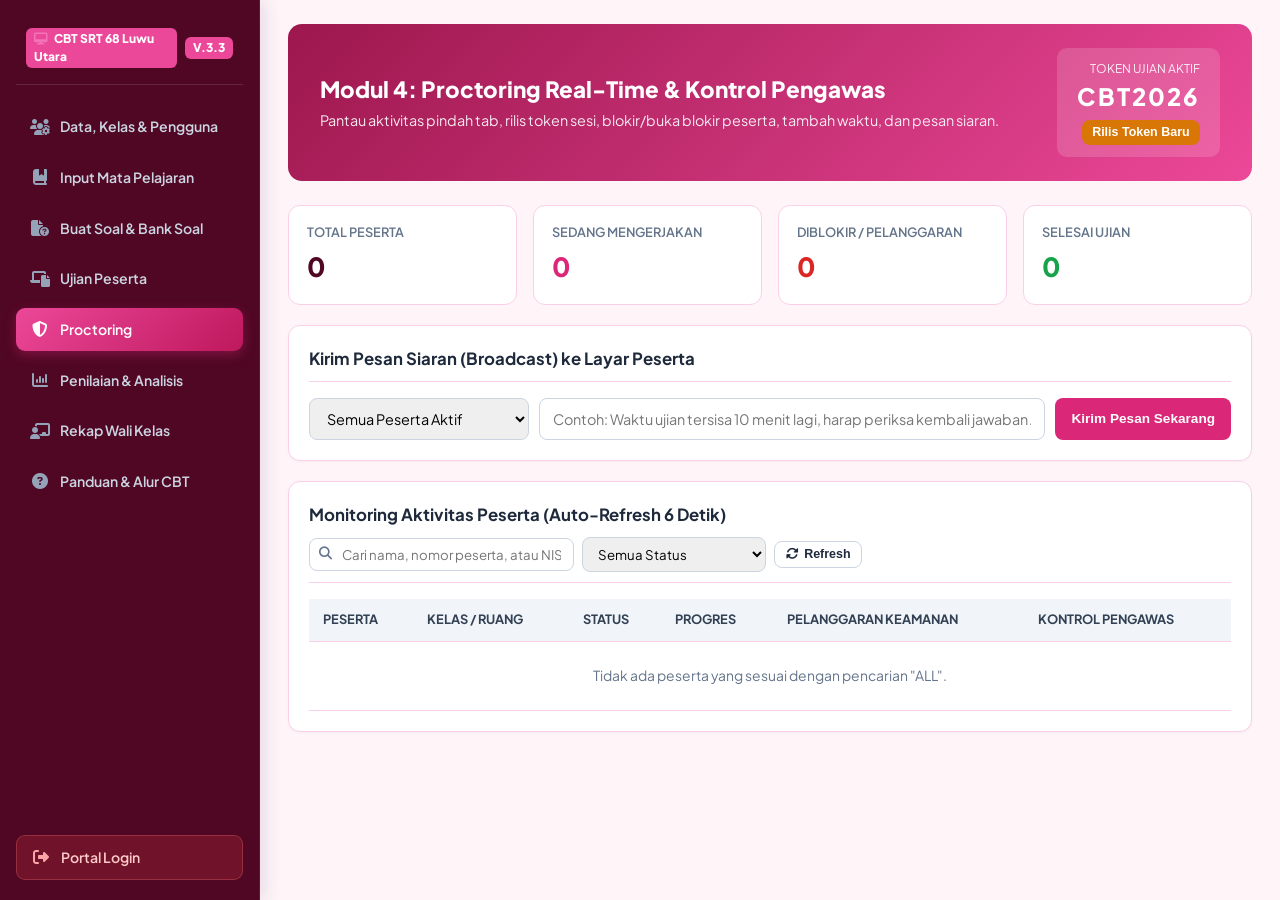
<file: 4-proctoring-pengawas.html>
<!DOCTYPE html>
<html lang="id">
<head>
  <meta charset="UTF-8">
  <meta name="viewport" content="width=device-width, initial-scale=1.0">
  <title>4. Proctoring & Kontrol Pengawas - CBT SRT 68 Luwu Utara V.3.3</title>
    <link rel="stylesheet" href="https://cdnjs.cloudflare.com/ajax/libs/font-awesome/6.5.1/css/all.min.css">
  <link rel="stylesheet" href="shared-cbt.css">
</head>
<body>

<nav class="top-nav">
  <a href="1-manajemen-data-pengguna.html" class="brand"><span><i class="fa-solid fa-desktop" style="margin-right:6px;color:#f472b6;"></i>CBT SRT 68 Luwu Utara</span> <span>V.3.3</span></a>
  <div class="nav-links">
    <a href="1-manajemen-data-pengguna.html"><i class="fa-solid fa-users-gear"></i><span>Data & Pengguna</span></a>
    <a href="2-bank-soal.html"><i class="fa-solid fa-book-open"></i><span>Bank Soal & Mapel</span></a>
    <a href="3-ujian-peserta.html"><i class="fa-solid fa-laptop-file"></i><span>Ujian Peserta</span></a>
    <a href="4-proctoring-pengawas.html" class="active"><i class="fa-solid fa-shield-halved"></i><span>Proctoring</span></a>
    <a href="5-penilaian-analisis.html"><i class="fa-solid fa-chart-column"></i><span>Penilaian & Analisis</span></a>
  </div>
</nav>

<div class="container">
  <div class="header-banner">
    <div>
      <h1>Modul 4: Proctoring Real-Time & Kontrol Pengawas</h1>
      <p>Pantau aktivitas pindah tab, rilis token sesi, blokir/buka blokir peserta, tambah waktu, dan pesan siaran.</p>
    </div>
    <div style="background:rgba(255,255,255,0.15); padding:0.75rem 1.25rem; border-radius:10px; text-align:right;">
      <div style="font-size:0.75rem; opacity:0.9;">TOKEN UJIAN AKTIF</div>
      <div style="font-size:1.5rem; font-weight:800; letter-spacing:2px;" id="proctorToken">CBT2026</div>
      <button class="btn btn-sm btn-warning" style="margin-top:0.35rem;" onclick="generateNewToken()">Rilis Token Baru</button>
    </div>
  </div>

  <!-- STATISTIK REAL-TIME -->
  <div class="grid-4" style="margin-bottom:1.25rem;">
    <div class="stat-box"><div class="stat-label">Total Peserta</div><div class="stat-val" id="stTotal">0</div></div>
    <div class="stat-box"><div class="stat-label">Sedang Mengerjakan</div><div class="stat-val" style="color:var(--primary);" id="stActive">0</div></div>
    <div class="stat-box"><div class="stat-label">Diblokir / Pelanggaran</div><div class="stat-val" style="color:var(--danger);" id="stBlocked">0</div></div>
    <div class="stat-box"><div class="stat-label">Selesai Ujian</div><div class="stat-val" style="color:var(--success);" id="stDone">0</div></div>
  </div>

  <!-- PESAN SIARAN MASSAL -->
  <div class="card">
    <div class="card-title">Kirim Pesan Siaran (Broadcast) ke Layar Peserta</div>
    <div style="display:flex; gap:0.65rem; flex-wrap:wrap;">
      <select id="broadcastTarget" style="width:220px;">
        <option value="ALL">Semua Peserta Aktif</option>
      </select>
      <input type="text" id="broadcastInput" placeholder="Contoh: Waktu ujian tersisa 10 menit lagi, harap periksa kembali jawaban Anda..." style="flex:1;">
      <button class="btn btn-primary" onclick="sendBroadcast()">Kirim Pesan Sekarang</button>
    </div>
  </div>

  <!-- TABEL MONITORING PESERTA -->
  <div class="card">
    <div class="card-title" style="flex-wrap:wrap; gap:0.65rem;">
      <span>Monitoring Aktivitas Peserta (Auto-Refresh 6 Detik)</span>
      <div style="display:flex; gap:0.5rem; flex-wrap:wrap; align-items:center;">
        <div style="position:relative;">
          <i class="fa-solid fa-magnifying-glass" style="position:absolute; left:10px; top:50%; transform:translateY(-50%); color:var(--muted); font-size:0.82rem;"></i>
          <input type="text" id="searchProctorInput" placeholder="Cari nama, nomor peserta, atau NIS..." oninput="renderProctoring()" style="width:265px; padding:0.42rem 0.75rem 0.42rem 2rem; font-size:0.83rem;">
        </div>
        <select id="filterProctorStatus" onchange="renderProctoring()" style="width:auto; padding:0.42rem 0.7rem; font-size:0.83rem;">
          <option value="ALL">Semua Status</option>
          <option value="Mengerjakan">Sedang Mengerjakan</option>
          <option value="Diblokir">Diblokir / Pelanggaran</option>
          <option value="Selesai">Selesai Ujian</option>
          <option value="Siap Ujian">Siap Ujian</option>
        </select>
        <button class="btn btn-outline btn-sm" onclick="renderProctoring()"><i class="fa-solid fa-rotate"></i> Refresh</button>
      </div>
    </div>
    <div class="table-wrap">
      <table>
        <thead>
          <tr>
            <th>Peserta</th>
            <th>Kelas / Ruang</th>
            <th>Status</th>
            <th>Progres</th>
            <th>Pelanggaran Keamanan</th>
            <th>Kontrol Pengawas</th>
          </tr>
        </thead>
        <tbody id="proctorTableBody"></tbody>
      </table>
    </div>
  </div>
</div>

<script src="shared-cbt.js"></script>
<script>
  function generateNewToken() {
    const chars = 'ABCDEFGHJKLMNPQRSTUVWXYZ23456789';
    let token = '';
    for (let i = 0; i < 6; i++) token += chars[Math.floor(Math.random() * chars.length)];
    const db = getDB();
    db.settings.activeToken = token;
    saveDB(db);
    renderProctoring();
    alert('Token sesi baru dirilis: ' + token);
  }

  function sendBroadcast() {
    const target = document.getElementById('broadcastTarget').value;
    const msg = document.getElementById('broadcastInput').value.trim();
    if (!msg) return alert('Tuliskan isi pesan siaran!');
    const db = getDB();
    Object.values(db.sessions).forEach(s => {
      if (target === 'ALL' || s.studentId === target) {
        s.broadcastMsg = msg;
      }
    });
    saveDB(db);
    document.getElementById('broadcastInput').value = '';
    alert('Pesan siaran terkirim ke layar ujian peserta!');
  }

  function issueNewUnblockToken(studentId) {
    const db = getDB();
    const s = db.sessions[studentId];
    if (!s) return;
    const newTok = generateCbtToken(6);
    s.unblockToken = newTok;
    saveDB(db);
    renderProctoring();
    showCBTNotification('info', 'Token Buka Blokir Dirilis', `Berikan Token Baru "${newTok}" kepada peserta ${s.name} (${s.studentId}) untuk membuka blokir.`, 6000);
  }

  function toggleBlockStudent(studentId) {
    const db = getDB();
    const s = db.sessions[studentId];
    if (!s) return;
    if (s.status === 'Diblokir') {
      if (!s.unblockToken) {
        s.unblockToken = generateCbtToken(6);
      }
      saveDB(db);
      renderProctoring();
      alert(`Status peserta ${s.name} sedang DIBLOKIR.\n\nToken Buka Blokir Baru: ${s.unblockToken}\n\nBerikan token 6 digit tersebut kepada peserta untuk diinput di layar ujiannya agar blokir terbuka.`);
    } else {
      s.status = 'Diblokir';
      s.unblockToken = generateCbtToken(6);
      saveDB(db);
      renderProctoring();
      alert(`Peserta ${s.name} berhasil DIBLOKIR sementara!\nToken Buka Blokir Baru: ${s.unblockToken}`);
    }
  }

  function addExtraTime(studentId) {
    const mins = parseInt(prompt('Tambah berapa menit waktu ujian untuk peserta ini?', '10'));
    if (!mins || mins <= 0) return;
    const db = getDB();
    if (db.sessions[studentId]) {
      db.sessions[studentId].extraMinutes = (db.sessions[studentId].extraMinutes || 0) + mins;
      saveDB(db);
      alert(`Berhasil menambahkan ${mins} menit!`);
    }
  }

  async function resetStudentSession(studentId) {
    const db = getDB();
    const s = db.sessions[studentId];
    const ok = await showCBTConfirm({
      type: 'danger',
      title: 'Reset Sesi Ujian Peserta?',
      message: `Seluruh jawaban dan progres milik <strong>${s ? s.name : studentId}</strong> akan dihapus agar dapat mengulang ujian dari awal.`,
      confirmText: 'Ya, Reset Sesi',
      cancelText: 'Batal'
    });
    if (!ok) return;
    if (s) {
      s.status = 'Siap Ujian';
      s.progress = 0;
      s.violations = 0;
      s.violationLogs = [];
      s.answers = {};
      s.autoScore = 0;
      s.essayScore = 0;
      s.finalScore = 0;
      s.submittedAt = null;
      saveDB(db);
      renderProctoring();
      showCBTNotification('success', 'Sesi Direset', `Sesi ujian ${s.name} berhasil direset ke awal.`);
    }
  }

  function renderProctoring() {
    const db = getDB();
    document.getElementById('proctorToken').textContent = db.settings.activeToken;

    const list = Object.values(db.sessions);
    document.getElementById('stTotal').textContent = list.length;
    document.getElementById('stActive').textContent = list.filter(s => s.status === 'Mengerjakan').length;
    document.getElementById('stBlocked').textContent = list.filter(s => s.status === 'Diblokir' || s.violations > 0).length;
    document.getElementById('stDone').textContent = list.filter(s => s.status === 'Selesai').length;

    const sel = document.getElementById('broadcastTarget');
    const curVal = sel.value;
    sel.innerHTML = '<option value="ALL">Semua Peserta Aktif</option>' +
      list.map(s => `<option value="${s.studentId}">${s.name} (${s.studentId})</option>`).join('');
    sel.value = curVal || 'ALL';

    const qSearch = (document.getElementById('searchProctorInput')?.value || '').trim().toLowerCase();
    const statusFilter = document.getElementById('filterProctorStatus')?.value || 'ALL';
    const userMap = {};
    (db.users || []).forEach(u => { userMap[u.username] = u; });

    const filteredList = list.filter(s => {
      const uObj = userMap[s.studentId] || {};
      const nisVal = String(s.nis || uObj.nis || s.studentId || '').toLowerCase();
      const idVal = String(s.studentId || '').toLowerCase();
      const nameVal = String(s.name || '').toLowerCase();
      const kelasVal = String(s.kelas || '').toLowerCase();

      const matchSearch = !qSearch || nameVal.includes(qSearch) || idVal.includes(qSearch) || nisVal.includes(qSearch) || kelasVal.includes(qSearch);
      const matchStatus = statusFilter === 'ALL'
        || (statusFilter === 'Diblokir' ? (s.status === 'Diblokir' || (s.violations || 0) > 0) : s.status === statusFilter);
      return matchSearch && matchStatus;
    });

    if (filteredList.length === 0) {
      document.getElementById('proctorTableBody').innerHTML = `<tr><td colspan="6" style="text-align:center; color:var(--muted); padding:1.5rem;">Tidak ada peserta yang sesuai dengan pencarian "${qSearch || statusFilter}".</td></tr>`;
      return;
    }

    document.getElementById('proctorTableBody').innerHTML = filteredList.map(s => {
      const badgeCls = s.status === 'Mengerjakan' ? 'badge-blue' : s.status === 'Diblokir' ? 'badge-red' : s.status === 'Selesai' ? 'badge-green' : 'badge-gray';
      const logsHtml = (s.violationLogs || []).slice(-2).map(l => `<div style="font-size:0.75rem; color:var(--danger);">${l}</div>`).join('');
      return `
        <tr>
          <td><strong>${s.name}</strong><br><small style="color:var(--muted);">${s.studentId}</small></td>
          <td>${s.kelas}<br><small>${s.ruang}</small></td>
          <td><span class="badge ${badgeCls}">${s.status}</span></td>
          <td>
            <div style="font-weight:700; font-size:0.82rem;">${s.progress}%</div>
            <div style="width:90px; height:6px; background:#e2e8f0; border-radius:4px; overflow:hidden;">
              <div style="width:${s.progress}%; height:100%; background:var(--primary);"></div>
            </div>
          </td>
          <td>
            <span class="badge ${s.violations > 0 ? 'badge-red' : 'badge-green'}">${s.violations}/3 Pelanggaran</span>
            ${s.status === 'Diblokir' ? `<div style="margin-top:4px;"><span class="badge badge-amber" style="font-family:monospace; font-size:0.82rem;"><i class="fa-solid fa-key"></i> Token Buka Blokir: <strong>${s.unblockToken || '-'}</strong></span></div>` : ''}
            ${logsHtml}
          </td>
          <td>
            <div style="display:flex; gap:0.35rem; flex-wrap:wrap;">
              ${s.status === 'Diblokir'
                ? `<button class="btn btn-sm btn-success" onclick="issueNewUnblockToken('${s.studentId}')" title="Buat ulang token buka blokir baru"><i class="fa-solid fa-key"></i> Rilis Token Baru</button>`
                : `<button class="btn btn-sm btn-danger" onclick="toggleBlockStudent('${s.studentId}')">Blokir</button>`
              }
              <button class="btn btn-sm btn-warning" onclick="addExtraTime('${s.studentId}')">+Waktu</button>
              <button class="btn btn-sm btn-outline" onclick="resetStudentSession('${s.studentId}')">Reset</button>
            </div>
          </td>
        </tr>
      `;
    }).join('');
  }

  renderProctoring();
  syncFromMySQL(() => renderProctoring());
  setInterval(() => {
    syncSessionsForProctor(() => renderProctoring());
  }, 6000);
</script>
<script>
  document.addEventListener('DOMContentLoaded', () => {
    if (typeof applyRoleNavigation === 'function') applyRoleNavigation('4-proctoring-pengawas.html');
  });
</script>
</body>
</html>
</file>
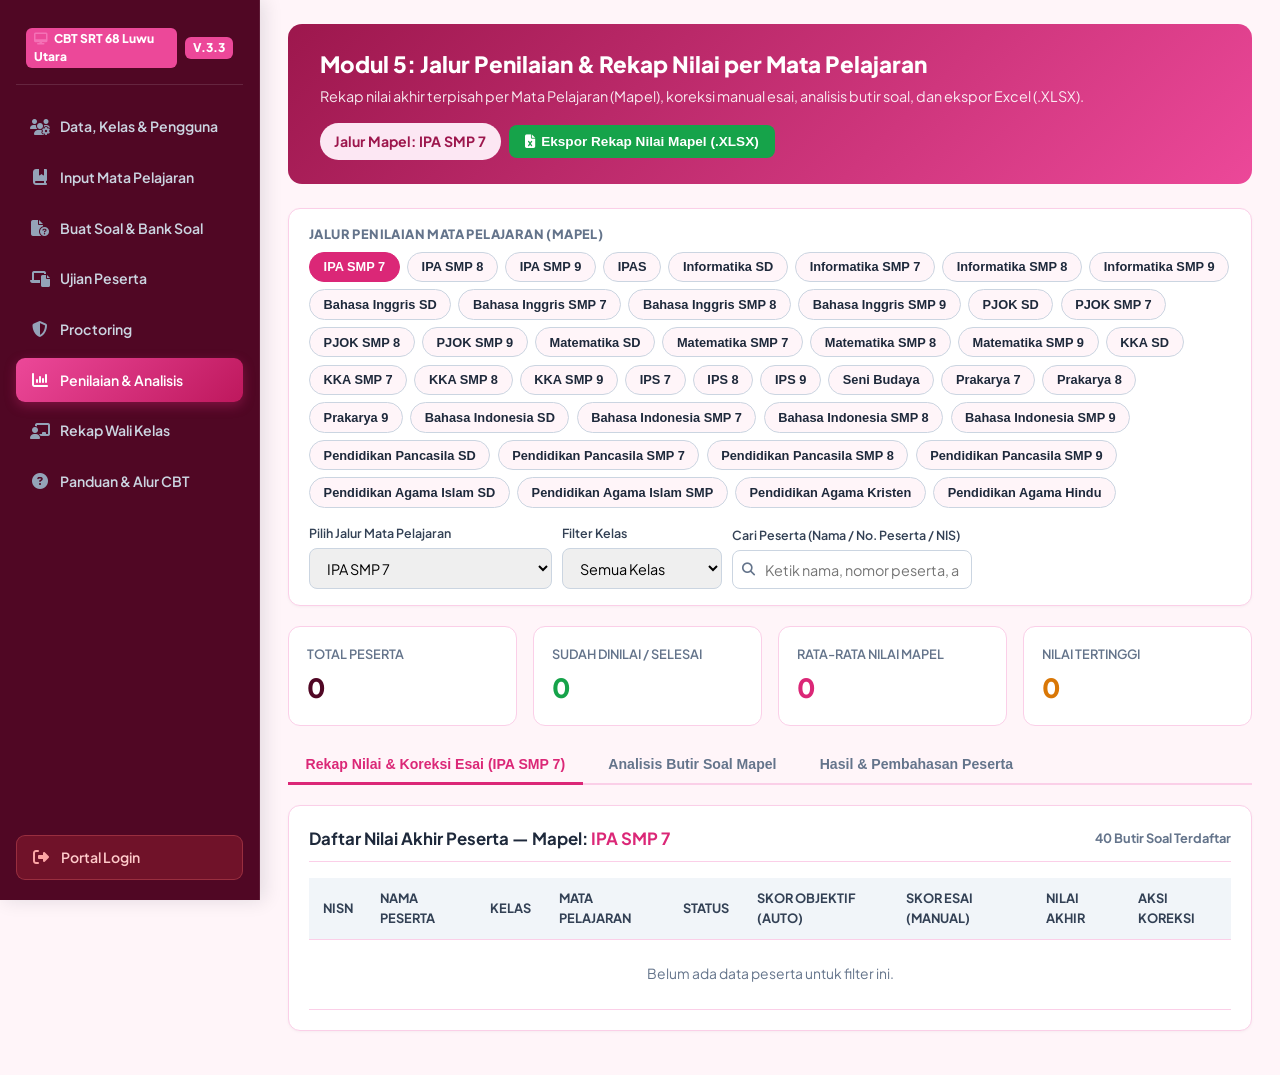
<file: 5-penilaian-analisis.html>
<!DOCTYPE html>
<html lang="id">
<head>
  <meta charset="UTF-8">
  <meta name="viewport" content="width=device-width, initial-scale=1.0">
  <title>5. Penilaian, Analisis Butir Soal & Pembahasan per Mapel - CBT SRT 68 Luwu Utara V.3.3</title>
    <link rel="stylesheet" href="https://cdnjs.cloudflare.com/ajax/libs/font-awesome/6.5.1/css/all.min.css">
  <link rel="stylesheet" href="shared-cbt.css">
  <style>
    .mapel-route-bar {
      background: #ffffff;
      border: 1px solid var(--border);
      border-radius: 12px;
      padding: 1rem 1.25rem;
      margin-bottom: 1.25rem;
      display: flex;
      flex-wrap: wrap;
      justify-content: space-between;
      align-items: center;
      gap: 1rem;
      box-shadow: 0 1px 3px rgba(0,0,0,0.04);
    }
    .mapel-pills {
      display: flex;
      flex-wrap: wrap;
      gap: 0.45rem;
      margin-top: 0.45rem;
    }
    .mapel-pill {
      padding: 0.42rem 0.85rem;
      border-radius: 999px;
      border: 1px solid #cbd5e1;
      background: #fff5f9;
      color: var(--text);
      font-size: 0.8rem;
      font-weight: 700;
      cursor: pointer;
      transition: all 0.15s;
    }
    .mapel-pill:hover { border-color: var(--primary); color: var(--primary); }
    .mapel-pill.active {
      background: var(--primary);
      color: #ffffff;
      border-color: var(--primary);
    }
  </style>
</head>
<body>

<nav class="top-nav">
  <a href="1-manajemen-data-pengguna.html" class="brand"><span><i class="fa-solid fa-desktop" style="margin-right:6px;color:#f472b6;"></i>CBT SRT 68 Luwu Utara</span> <span>V.3.3</span></a>
  <div class="nav-links">
    <a href="1-manajemen-data-pengguna.html"><i class="fa-solid fa-users-gear"></i><span>Data & Pengguna</span></a>
    <a href="2-bank-soal.html"><i class="fa-solid fa-book-open"></i><span>Bank Soal & Mapel</span></a>
    <a href="3-ujian-peserta.html"><i class="fa-solid fa-laptop-file"></i><span>Ujian Peserta</span></a>
    <a href="4-proctoring-pengawas.html"><i class="fa-solid fa-shield-halved"></i><span>Proctoring</span></a>
    <a href="5-penilaian-analisis.html" class="active"><i class="fa-solid fa-chart-column"></i><span>Penilaian & Analisis</span></a>
  </div>
</nav>

<div class="container">
  <div class="header-banner">
    <div>
      <h1>Modul 5: Jalur Penilaian & Rekap Nilai per Mata Pelajaran</h1>
      <p id="gradingBannerSubtitle">Rekap nilai akhir terpisah per Mata Pelajaran (Mapel), koreksi manual esai, analisis butir soal, dan ekspor Excel (.XLSX).</p>
    </div>
    <div style="display:flex; gap:0.5rem; flex-wrap:wrap; align-items:center;">
      <span class="badge badge-blue" id="gradingMapelBadge" style="font-size:0.88rem; padding:0.5rem 0.9rem;">Jalur Mapel: -</span>
      <button class="btn btn-success" onclick="exportGradesExcel()"><i class="fa-solid fa-file-excel"></i> Ekspor Rekap Nilai Mapel (.XLSX)</button>
    </div>
  </div>

  <!-- JALUR FILTER MATA PELAJARAN UNTUK PENILAIAN & REKAP NILAI -->
  <div class="mapel-route-bar" id="mapelRouteContainer">
    <div style="flex:1; min-width:260px;">
      <div style="font-size:0.8rem; font-weight:800; color:var(--muted); text-transform:uppercase; letter-spacing:0.4px;" id="mapelRouteTitle">
        Jalur Penilaian Mata Pelajaran (Mapel)
      </div>
      <div class="mapel-pills" id="mapelPillsList"></div>
    </div>
    <div style="display:flex; gap:0.65rem; flex-wrap:wrap; align-items:end;">
      <div class="form-group" style="margin-bottom:0; min-width:230px;" id="mapelSelectWrap">
        <label style="font-size:0.78rem;">Pilih Jalur Mata Pelajaran</label>
        <select id="selectGradingMapel" onchange="onChangeGradingMapel(this.value)"></select>
      </div>
      <div class="form-group" style="margin-bottom:0; min-width:160px;">
        <label style="font-size:0.78rem;">Filter Kelas</label>
        <select id="filterGradingKelas" onchange="refreshAllGradingViews()">
          <option value="ALL">Semua Kelas</option>
        </select>
      </div>
      <div class="form-group" style="margin-bottom:0; min-width:240px;">
        <label style="font-size:0.78rem;">Cari Peserta (Nama / No. Peserta / NIS)</label>
        <div style="position:relative;">
          <i class="fa-solid fa-magnifying-glass" style="position:absolute; left:10px; top:50%; transform:translateY(-50%); color:var(--muted); font-size:0.82rem;"></i>
          <input type="text" id="searchGradingInput" placeholder="Ketik nama, nomor peserta, atau NIS..." oninput="refreshAllGradingViews()" style="padding-left:2rem;">
        </div>
      </div>
    </div>
  </div>

  <!-- RINGKASAN STATISTIK NILAI MAPEL -->
  <div class="grid-4" style="margin-bottom:1.25rem;">
    <div class="stat-box"><div class="stat-label">Total Peserta</div><div class="stat-val" id="stMapelTotal">0</div></div>
    <div class="stat-box"><div class="stat-label">Sudah Dinilai / Selesai</div><div class="stat-val" style="color:var(--success);" id="stMapelDone">0</div></div>
    <div class="stat-box"><div class="stat-label">Rata-Rata Nilai Mapel</div><div class="stat-val" style="color:var(--primary);" id="stMapelAvg">0</div></div>
    <div class="stat-box"><div class="stat-label">Nilai Tertinggi</div><div class="stat-val" style="color:var(--warning);" id="stMapelMax">0</div></div>
  </div>

  <div class="tabs">
    <button class="tab-btn active" onclick="switchTab('tab-rekap', this)">Rekap Nilai & Koreksi Esai (<span id="tabMapelLabel">Mapel</span>)</button>
    <button class="tab-btn" onclick="switchTab('tab-analisis', this)">Analisis Butir Soal Mapel</button>
    <button class="tab-btn" id="btnTabPembahasan" onclick="switchTab('tab-pembahasan', this)">Hasil & Pembahasan Peserta</button>
  </div>

  <!-- TAB 1: REKAP NILAI & KOREKSI ESAI -->
  <div id="tab-rekap" class="tab-panel">
    <div class="card">
      <div class="card-title" style="flex-wrap:wrap; gap:0.5rem;">
        <span>Daftar Nilai Akhir Peserta — Mapel: <strong id="tableMapelName" style="color:var(--primary);">-</strong></span>
        <span style="font-size:0.8rem; color:var(--muted);" id="tableSoalCountInfo">0 Butir Soal</span>
      </div>
      <div class="table-wrap">
        <table>
          <thead>
            <tr>
              <th>NISN</th>
              <th>Nama Peserta</th>
              <th>Kelas</th>
              <th>Mata Pelajaran</th>
              <th>Status</th>
              <th>Skor Objektif (Auto)</th>
              <th>Skor Esai (Manual)</th>
              <th>Nilai Akhir</th>
              <th>Aksi Koreksi</th>
            </tr>
          </thead>
          <tbody id="gradesTableBody"></tbody>
        </table>
      </div>
    </div>

    <!-- MODAL / PANEL KOREKSI ESAI -->
    <div class="card" id="essayGradingCard" style="display:none; border:2px solid var(--primary);">
      <div class="card-title">
        <span>Koreksi Manual Jawaban Esai (<span id="egMapelName"></span>): <strong id="egStudentName"></strong></span>
        <button class="btn btn-sm btn-outline" onclick="document.getElementById('essayGradingCard').style.display='none'">Tutup</button>
      </div>
      <div id="essayGradingBody"></div>
    </div>
  </div>

  <!-- TAB 2: ANALISIS BUTIR SOAL -->
  <div id="tab-analisis" class="tab-panel" style="display:none;">
    <div class="card">
      <div class="card-title">Analisis Kualitas Butir Soal — Mapel: <strong id="analysisMapelName" style="color:var(--primary);">-</strong></div>
      <div class="table-wrap">
        <table>
          <thead>
            <tr>
              <th>No</th>
              <th>Tipe</th>
              <th>Cuplikan Soal</th>
              <th>Menjawab Benar</th>
              <th>Indeks Kesukaran (P)</th>
              <th>Kategori Kesukaran</th>
              <th>Daya Pembeda (D)</th>
            </tr>
          </thead>
          <tbody id="itemAnalysisBody"></tbody>
        </table>
      </div>
    </div>
  </div>

  <!-- TAB 3: HASIL & PEMBAHASAN OTOMATIS PESERTA -->
  <div id="tab-pembahasan" class="tab-panel" style="display:none;">
    <div class="card">
      <div class="card-title">
        <span>Hasil & Pembahasan Peserta — Mapel: <strong id="reviewMapelName" style="color:var(--primary);">-</strong></span>
        <select id="reviewStudentSelect" style="width:auto;" onchange="renderStudentReview(this.value)"></select>
      </div>
      <div id="studentReviewBody"></div>
    </div>
  </div>
</div>

<script src="shared-cbt.js"></script>
<script>
  const MAPEL_STORAGE_KEY = 'CBT_MAPEL_LIST_V1';
  let currentGradingMapel = '';

  function getGuruAllowedMapels() {
    const auth = getStaffAuth();
    if (auth && auth.role === 'Guru' && auth.subject && auth.subject !== '-') {
      const list = parseSubjectsString(auth.subject);
      return list.length > 0 ? list : null;
    }
    return null;
  }

  function getAvailableMapelsForGrading() {
    const db = getDB();
    const guruMapels = getGuruAllowedMapels();
    if (guruMapels) return guruMapels;

    const saved = JSON.parse(localStorage.getItem(MAPEL_STORAGE_KEY) || 'null');
    const set = new Set(saved || [
      'Informatika & Literasi Digital',
      'Teknik Komputer dan Jaringan (TKJ)',
      'Koding dan Kecerdasan Artifisial (KKA)'
    ]);
    if (db.settings && db.settings.subject) set.add(db.settings.subject);
    (db.questions || []).forEach(q => { if (q.subject) set.add(q.subject); });
    (db.users || []).forEach(u => {
      if (u.role === 'Guru' && u.kelas && u.kelas !== '-') {
        parseSubjectsString(u.kelas).forEach(m => set.add(m));
      }
    });
    Object.values(db.sessions || {}).forEach(s => {
      if (s.subjectResults) {
        Object.keys(s.subjectResults).forEach(m => set.add(m));
      }
    });
    return Array.from(set);
  }

  function initMapelRouting() {
    const db = getDB();
    const urlParams = new URLSearchParams(window.location.search);
    const paramMapel = urlParams.get('mapel');
    const guruMapels = getGuruAllowedMapels();
    const mapels = getAvailableMapelsForGrading();

    if (paramMapel && mapels.includes(paramMapel)) {
      currentGradingMapel = paramMapel;
    } else if (!currentGradingMapel || !mapels.includes(currentGradingMapel)) {
      currentGradingMapel = (db.settings && mapels.includes(db.settings.subject)) ? db.settings.subject : mapels[0];
    }

    const auth = getStaffAuth();
    const pillsEl = document.getElementById('mapelPillsList');
    const selEl = document.getElementById('selectGradingMapel');

    if (guruMapels) {
      document.getElementById('mapelRouteTitle').textContent = `Jalur Penilaian Khusus Guru (${auth.name})`;
      if (guruMapels.length === 1) {
        document.getElementById('mapelSelectWrap').style.display = 'none';
        pillsEl.innerHTML = `<span class="mapel-pill active" style="cursor:default;">Mapel Diampu: ${guruMapels[0]}</span>`;
      } else {
        document.getElementById('mapelSelectWrap').style.display = 'block';
        selEl.innerHTML = mapels.map(m => `<option value="${m}" ${m === currentGradingMapel ? 'selected' : ''}>${m}</option>`).join('');
        pillsEl.innerHTML = mapels.map(m => `
          <button type="button" class="mapel-pill ${m === currentGradingMapel ? 'active' : ''}" onclick="onChangeGradingMapel('${m.replace(/'/g, "\\'")}')">
            ${m}
          </button>
        `).join('');
      }
    } else {
      selEl.innerHTML = mapels.map(m => `<option value="${m}" ${m === currentGradingMapel ? 'selected' : ''}>${m}</option>`).join('');
      pillsEl.innerHTML = mapels.map(m => `
        <button type="button" class="mapel-pill ${m === currentGradingMapel ? 'active' : ''}" onclick="onChangeGradingMapel('${m.replace(/'/g, "\\'")}')">
          ${m}
        </button>
      `).join('');
    }

    // Populate filter kelas
    const kelasSel = document.getElementById('filterGradingKelas');
    const prevKelas = kelasSel.value || 'ALL';
    const kelasSet = new Set();
    Object.values(db.sessions || {}).forEach(s => { if (s.kelas && s.kelas !== '-') kelasSet.add(s.kelas); });
    kelasSel.innerHTML = `<option value="ALL">Semua Kelas</option>` +
      Array.from(kelasSet).map(k => `<option value="${k}" ${k === prevKelas ? 'selected' : ''}>${k}</option>`).join('');

    updateMapelLabels();
  }

  function updateMapelLabels() {
    const db = getDB();
    const qCount = (db.questions || []).filter(q => (q.subject || db.settings.subject) === currentGradingMapel).length;
    document.getElementById('gradingMapelBadge').textContent = 'Jalur Mapel: ' + currentGradingMapel;
    document.getElementById('tabMapelLabel').textContent = currentGradingMapel;
    document.getElementById('tableMapelName').textContent = currentGradingMapel;
    document.getElementById('analysisMapelName').textContent = currentGradingMapel;
    document.getElementById('reviewMapelName').textContent = currentGradingMapel;
    document.getElementById('tableSoalCountInfo').textContent = `${qCount} Butir Soal Terdaftar`;
  }

  function onChangeGradingMapel(mapelName) {
    if (getGuruLockedMapel()) return; // Guru terkunci ke mapel masing-masing
    currentGradingMapel = mapelName;
    const url = new URL(window.location);
    url.searchParams.set('mapel', mapelName);
    window.history.replaceState({}, '', url);
    document.getElementById('essayGradingCard').style.display = 'none';
    initMapelRouting();
    refreshAllGradingViews();
  }

  function switchTab(id, btn) {
    document.querySelectorAll('.tab-panel').forEach(p => p.style.display = 'none');
    document.querySelectorAll('.tab-btn').forEach(b => b.classList.remove('active'));
    document.getElementById(id).style.display = 'block';
    btn.classList.add('active');
  }

  function getFilteredSessions() {
    const db = getDB();
    const kelasFilter = document.getElementById('filterGradingKelas').value || 'ALL';
    const searchQuery = (document.getElementById('searchGradingInput')?.value || '').trim().toLowerCase();
    const userMap = {};
    (db.users || []).forEach(u => { userMap[u.username] = u; });

    return Object.values(db.sessions || {}).filter(s => {
      const matchKelas = kelasFilter === 'ALL' || s.kelas === kelasFilter;
      if (!matchKelas) return false;
      if (!searchQuery) return true;

      const uObj = userMap[s.studentId] || {};
      const nameVal = String(s.name || '').toLowerCase();
      const idVal = String(s.studentId || '').toLowerCase();
      const nisVal = String(s.nis || uObj.nis || s.studentId || '').toLowerCase();
      return nameVal.includes(searchQuery) || idVal.includes(searchQuery) || nisVal.includes(searchQuery);
    });
  }

  function renderGrades() {
    const db = getDB();
    if (!currentGradingMapel) initMapelRouting();
    const sessions = getFilteredSessions();

    let doneCount = 0;
    let totalScoreSum = 0;
    let maxScore = 0;

    const rowsHtml = sessions.map(s => {
      const m = getStudentSubjectMetrics(s, currentGradingMapel, db);
      if (m.status === 'Selesai' || m.answeredCount > 0) {
        doneCount++;
        totalScoreSum += m.finalScore;
        if (m.finalScore > maxScore) maxScore = m.finalScore;
      }
      const badgeCls = m.status === 'Selesai' ? 'badge-green' : (m.status === 'Mengerjakan' ? 'badge-blue' : 'badge-amber');
      return `
        <tr>
          <td>${s.studentId}</td>
          <td><strong>${s.name}</strong></td>
          <td>${s.kelas}</td>
          <td><span class="badge badge-gray">${currentGradingMapel}</span></td>
          <td><span class="badge ${badgeCls}">${m.status}</span></td>
          <td>${m.autoScore}</td>
          <td>${m.essayScore}</td>
          <td><strong style="font-size:1.05rem; color:var(--primary);">${m.finalScore}</strong></td>
          <td>
            <button class="btn btn-primary btn-sm" onclick="openEssayGrading('${s.studentId}')">Koreksi Esai</button>
            <button class="btn btn-outline btn-sm" onclick="viewReviewTab('${s.studentId}')">Pembahasan</button>
          </td>
        </tr>
      `;
    }).join('');

    document.getElementById('stMapelTotal').textContent = sessions.length;
    document.getElementById('stMapelDone').textContent = doneCount;
    document.getElementById('stMapelAvg').textContent = doneCount > 0 ? (totalScoreSum / doneCount).toFixed(1) : '0';
    document.getElementById('stMapelMax').textContent = maxScore;

    document.getElementById('gradesTableBody').innerHTML = rowsHtml ||
      `<tr><td colspan="9" style="text-align:center; color:var(--muted); padding:1.5rem;">Belum ada data peserta untuk filter ini.</td></tr>`;
  }

  function openEssayGrading(studentId) {
    const db = getDB();
    const s = db.sessions[studentId];
    const essays = (db.questions || []).filter(q =>
      q.type === 'ESAI' && (q.subject || db.settings.subject) === currentGradingMapel
    );
    document.getElementById('egMapelName').textContent = currentGradingMapel;
    document.getElementById('egStudentName').textContent = `${s.name} (${s.studentId})`;
    document.getElementById('essayGradingCard').style.display = 'block';

    if (essays.length === 0) {
      document.getElementById('essayGradingBody').innerHTML =
        `<p style="color:var(--muted);">Tidak ada soal bertipe Esai pada mata pelajaran <strong>${currentGradingMapel}</strong>.</p>`;
      return;
    }

    document.getElementById('essayGradingBody').innerHTML = essays.map((q, idx) => {
      const studentAns = s.answers[q.id] || '(Peserta tidak menjawab)';
      const currentVal = s.essayScores[q.id] || 0;
      return `
        <div style="border:1px solid var(--border); border-radius:8px; padding:1rem; margin-bottom:0.75rem; background:#fff5f9;">
          <div style="font-weight:700; margin-bottom:0.35rem;">Soal Esai #${idx+1} — ${currentGradingMapel} (Maksimal Bobot: ${q.weight})</div>
          <div class="cbt-rich-content" style="font-size:0.9rem; margin-bottom:0.5rem;">${sanitizeCbtRichHtml(q.text)}</div>
          <div style="background:#fff; padding:0.75rem; border-radius:6px; border:1px solid #cbd5e1; margin-bottom:0.5rem;">
            <strong>Jawaban Siswa:</strong><br>${studentAns}
          </div>
          <div style="font-size:0.82rem; color:var(--muted); margin-bottom:0.65rem;"><strong>Rubrik Kunci:</strong> ${q.answer}</div>
          <div style="display:flex; align-items:center; gap:0.75rem;">
            <label style="margin:0;">Berikan Skor (0 - ${q.weight}):</label>
            <input type="number" id="score_${q.id}" min="0" max="${q.weight}" value="${currentVal}" style="width:100px;">
            <button class="btn btn-success btn-sm" onclick="saveEssayScore('${studentId}', '${q.id}', ${q.weight})">Simpan Nilai Esai</button>
          </div>
        </div>
      `;
    }).join('');
  }

  function saveEssayScore(studentId, qId, maxWeight) {
    const db = getDB();
    const s = db.sessions[studentId];
    const val = Math.min(maxWeight, Math.max(0, parseInt(document.getElementById('score_' + qId).value) || 0));
    s.essayScores[qId] = val;

    // Hitung ulang skor khusus mapel ini dan simpan ke subjectResults
    const m = getStudentSubjectMetrics(s, currentGradingMapel, db);
    s.subjectResults = s.subjectResults || {};
    s.subjectResults[currentGradingMapel] = {
      autoScore: m.autoScore,
      essayScore: m.essayScore,
      finalScore: m.finalScore,
      answeredCount: m.answeredCount,
      status: m.status,
      submittedAt: m.submittedAt || new Date().toLocaleString('id-ID')
    };

    // Jika mapel ini adalah mapel aktif global, perbarui juga ringkasan global sesi
    if (db.settings.subject === currentGradingMapel) {
      s.autoScore = m.autoScore;
      s.essayScore = m.essayScore;
      s.finalScore = m.finalScore;
    }

    saveDB(db);
    renderGrades();
    alert(`Nilai esai Mapel ${currentGradingMapel} disimpan! Nilai akhir ${s.name}: ${m.finalScore}`);
  }

  function renderItemAnalysis() {
    const db = getDB();
    if (!currentGradingMapel) initMapelRouting();
    const mapelQuestions = (db.questions || []).filter(q => (q.subject || db.settings.subject) === currentGradingMapel);
    const sessions = getFilteredSessions();
    const finished = sessions.filter(s => {
      const m = getStudentSubjectMetrics(s, currentGradingMapel, db);
      return m.status === 'Selesai' || m.answeredCount > 0;
    });
    const totalN = Math.max(1, finished.length);

    if (mapelQuestions.length === 0) {
      document.getElementById('itemAnalysisBody').innerHTML =
        `<tr><td colspan="7" style="text-align:center; color:var(--muted); padding:1.5rem;">Belum ada butir soal untuk Mata Pelajaran ${currentGradingMapel}.</td></tr>`;
      return;
    }

    document.getElementById('itemAnalysisBody').innerHTML = mapelQuestions.map((q, idx) => {
      let correctCount = 0;
      finished.forEach(s => {
        const ans = (s.answers[q.id] || '').trim();
        if (q.type === 'ESAI') {
          if ((s.essayScores[q.id] || 0) >= q.weight * 0.7) correctCount++;
        } else if (typeof isCbtAnswerCorrect === 'function' ? isCbtAnswerCorrect(q, ans) : (ans.toLowerCase() === (q.answer || '').toLowerCase())) {
          correctCount++;
        }
      });

      const pIndex = (correctCount / totalN).toFixed(2);
      let kategori = 'Sedang';
      let badge = 'badge-blue';
      if (pIndex > 0.70) { kategori = 'Mudah'; badge = 'badge-green'; }
      else if (pIndex < 0.30) { kategori = 'Sukar'; badge = 'badge-red'; }

      const dIndex = finished.length > 1 ? (0.35 + (idx * 0.05)).toFixed(2) : '0.42 (Baik)';

      return `
        <tr>
          <td>${idx + 1}</td>
          <td><span class="badge badge-gray">${q.type}</span></td>
          <td>${stripHtmlToPlainText(q.text).slice(0, 65)}...</td>
          <td>${correctCount} / ${finished.length} peserta</td>
          <td><strong>${pIndex}</strong></td>
          <td><span class="badge ${badge}">${kategori}</span></td>
          <td>${dIndex}</td>
        </tr>
      `;
    }).join('');
  }

  function viewReviewTab(studentId) {
    switchTab('tab-pembahasan', document.getElementById('btnTabPembahasan'));
    document.getElementById('reviewStudentSelect').value = studentId;
    renderStudentReview(studentId);
  }

  function renderStudentReview(studentId) {
    const db = getDB();
    const s = db.sessions[studentId];
    if (!s) return;

    const m = getStudentSubjectMetrics(s, currentGradingMapel, db);
    const mapelQuestions = (db.questions || []).filter(q => (q.subject || db.settings.subject) === currentGradingMapel);

    const headerHtml = `
      <div class="alert alert-info" style="display:flex; justify-content:space-between; align-items:center; flex-wrap:wrap; gap:1rem;">
        <div>
          <h3 style="margin-bottom:0.2rem;">${s.name} (${s.kelas}) — ${currentGradingMapel}</h3>
          <span>Status: <strong>${m.status}</strong> • Waktu Selesai: ${m.submittedAt || '-'}</span>
        </div>
        <div style="text-align:right;">
          <div style="font-size:0.8rem;">NILAI AKHIR MAPEL</div>
          <div style="font-size:2rem; font-weight:800; color:var(--primary);">${m.finalScore}</div>
        </div>
      </div>
    `;

    const itemsHtml = mapelQuestions.length === 0
      ? `<p style="color:var(--muted); padding:1rem;">Tidak ada soal pada mata pelajaran ${currentGradingMapel}.</p>`
      : mapelQuestions.map((q, i) => {
          const userAns = s.answers[q.id] || '(Tidak Dijawab)';
          const isCorrect = q.type === 'ESAI'
            ? (s.essayScores[q.id] || 0) > 0
            : (typeof isCbtAnswerCorrect === 'function' ? isCbtAnswerCorrect(q, userAns) : normalizeAnswerValue(userAns).toLowerCase() === normalizeAnswerValue(q.answer || '').toLowerCase());

          return `
            <div style="border:1px solid var(--border); border-left:5px solid ${isCorrect ? 'var(--success)' : 'var(--danger)'}; border-radius:8px; padding:1rem; margin-bottom:0.85rem;">
              <div style="display:flex; justify-content:space-between; margin-bottom:0.4rem;">
                <strong>Soal #${i+1} (${q.type})</strong>
                <span class="badge ${isCorrect ? 'badge-green' : 'badge-red'}">${isCorrect ? 'Tepat / Dinilai' : 'Kurang Tepat'}</span>
              </div>
              ${q.mediaType === 'image' && q.mediaUrl ? `<div style="margin-bottom:0.5rem;"><img src="${q.mediaUrl}" class="cbt-img-zoomable" onclick="openCbtImageZoom(this.src)" style="max-height:160px; border-radius:8px; border:1px solid #fbcfe8;"></div>` : ''}
              <div class="cbt-rich-content" style="margin-bottom:0.5rem;">${sanitizeCbtRichHtml(q.text)}</div>
              <div style="font-size:0.88rem; margin-bottom:0.25rem;"><strong>Jawaban Peserta:</strong> <span class="cbt-rich-content">${sanitizeCbtRichHtml(userAns)}</span></div>
              <div style="font-size:0.88rem; color:var(--success); margin-bottom:0.4rem;"><strong>Kunci / Rubrik:</strong> <span class="cbt-rich-content">${sanitizeCbtRichHtml(q.answer)}</span></div>
              <div style="background:#fff5f9; padding:0.6rem; border-radius:6px; font-size:0.84rem; color:#334155;">
                <strong>Pembahasan:</strong> ${q.explanation}
              </div>
            </div>
          `;
        }).join('');

    document.getElementById('studentReviewBody').innerHTML = headerHtml + itemsHtml;
  }

  function exportGradesExcel() {
    const db = getDB();
    const sessions = getFilteredSessions();
    const headers = ['NISN', 'Nama Peserta', 'Kelas', 'Mata Pelajaran', 'Status', 'Skor Objektif', 'Skor Esai', 'Nilai Akhir', 'Pelanggaran'];
    const rows = sessions.map(s => {
      const m = getStudentSubjectMetrics(s, currentGradingMapel, db);
      return [s.studentId, s.name, s.kelas, currentGradingMapel, m.status, Number(m.autoScore), Number(m.essayScore), Number(m.finalScore), Number(s.violations || 0)];
    });
    const safeMapelSlug = currentGradingMapel.toLowerCase().replace(/[^a-z0-9]+/g, '_').replace(/^_|_$/g, '');
    downloadXLSX(`rekap_nilai_${safeMapelSlug || 'mapel'}.xlsx`, currentGradingMapel, headers, rows);
  }

  function refreshAllGradingViews() {
    const sessions = getFilteredSessions();
    const sel = document.getElementById('reviewStudentSelect');
    const prevVal = sel.value;
    sel.innerHTML = sessions.map(s => `<option value="${s.studentId}">${s.name} (${s.studentId})</option>`).join('');
    if (prevVal && sessions.some(s => s.studentId === prevVal)) sel.value = prevVal;

    renderGrades();
    renderItemAnalysis();
    if (sel.value) renderStudentReview(sel.value);
  }

  document.addEventListener('DOMContentLoaded', () => {
    if (typeof applyRoleNavigation === 'function') applyRoleNavigation('5-penilaian-analisis.html');
    const auth = getStaffAuth();
    if (auth && auth.role === 'Guru') {
      const guruJenjangList = parseSubjectsString(auth.idKelas);
      const jenjangText = guruJenjangList.length > 0 ? ` (Kelas Mengajar: ${guruJenjangList.join(', ')})` : '';
      document.getElementById('gradingBannerSubtitle').textContent =
        `Jalur Penilaian Khusus Guru (${auth.name})${jenjangText} — Rekap nilai & koreksi esai difokuskan pada mata pelajaran yang Anda ampu.`;
    }

    initMapelRouting();
    refreshAllGradingViews();

    const urlParams = new URLSearchParams(window.location.search);
    const targetStudent = urlParams.get('student');
    const dbInit = getDB();
    if (targetStudent && dbInit.sessions[targetStudent]) {
      viewReviewTab(targetStudent);
    }

    syncFromMySQL(() => {
      initMapelRouting();
      refreshAllGradingViews();
    });
  });
</script>
</body>
</html>
</file>
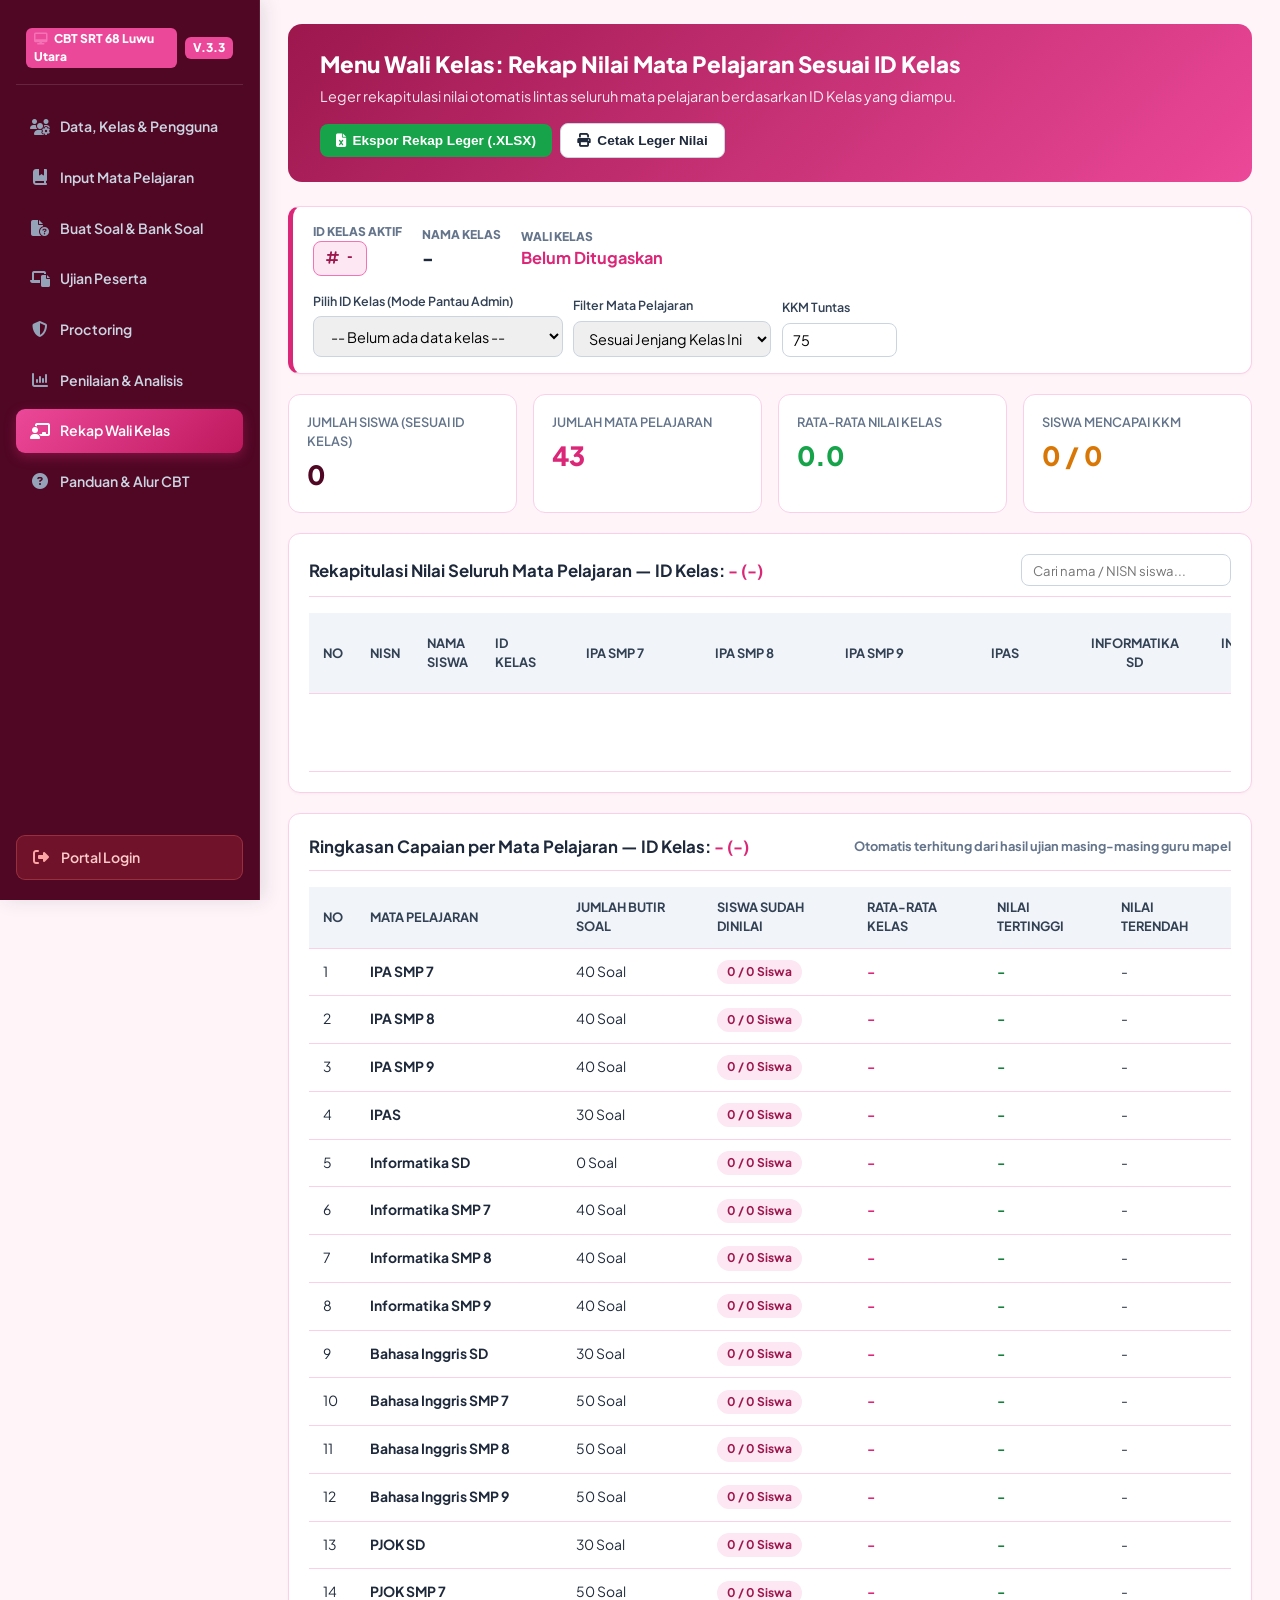
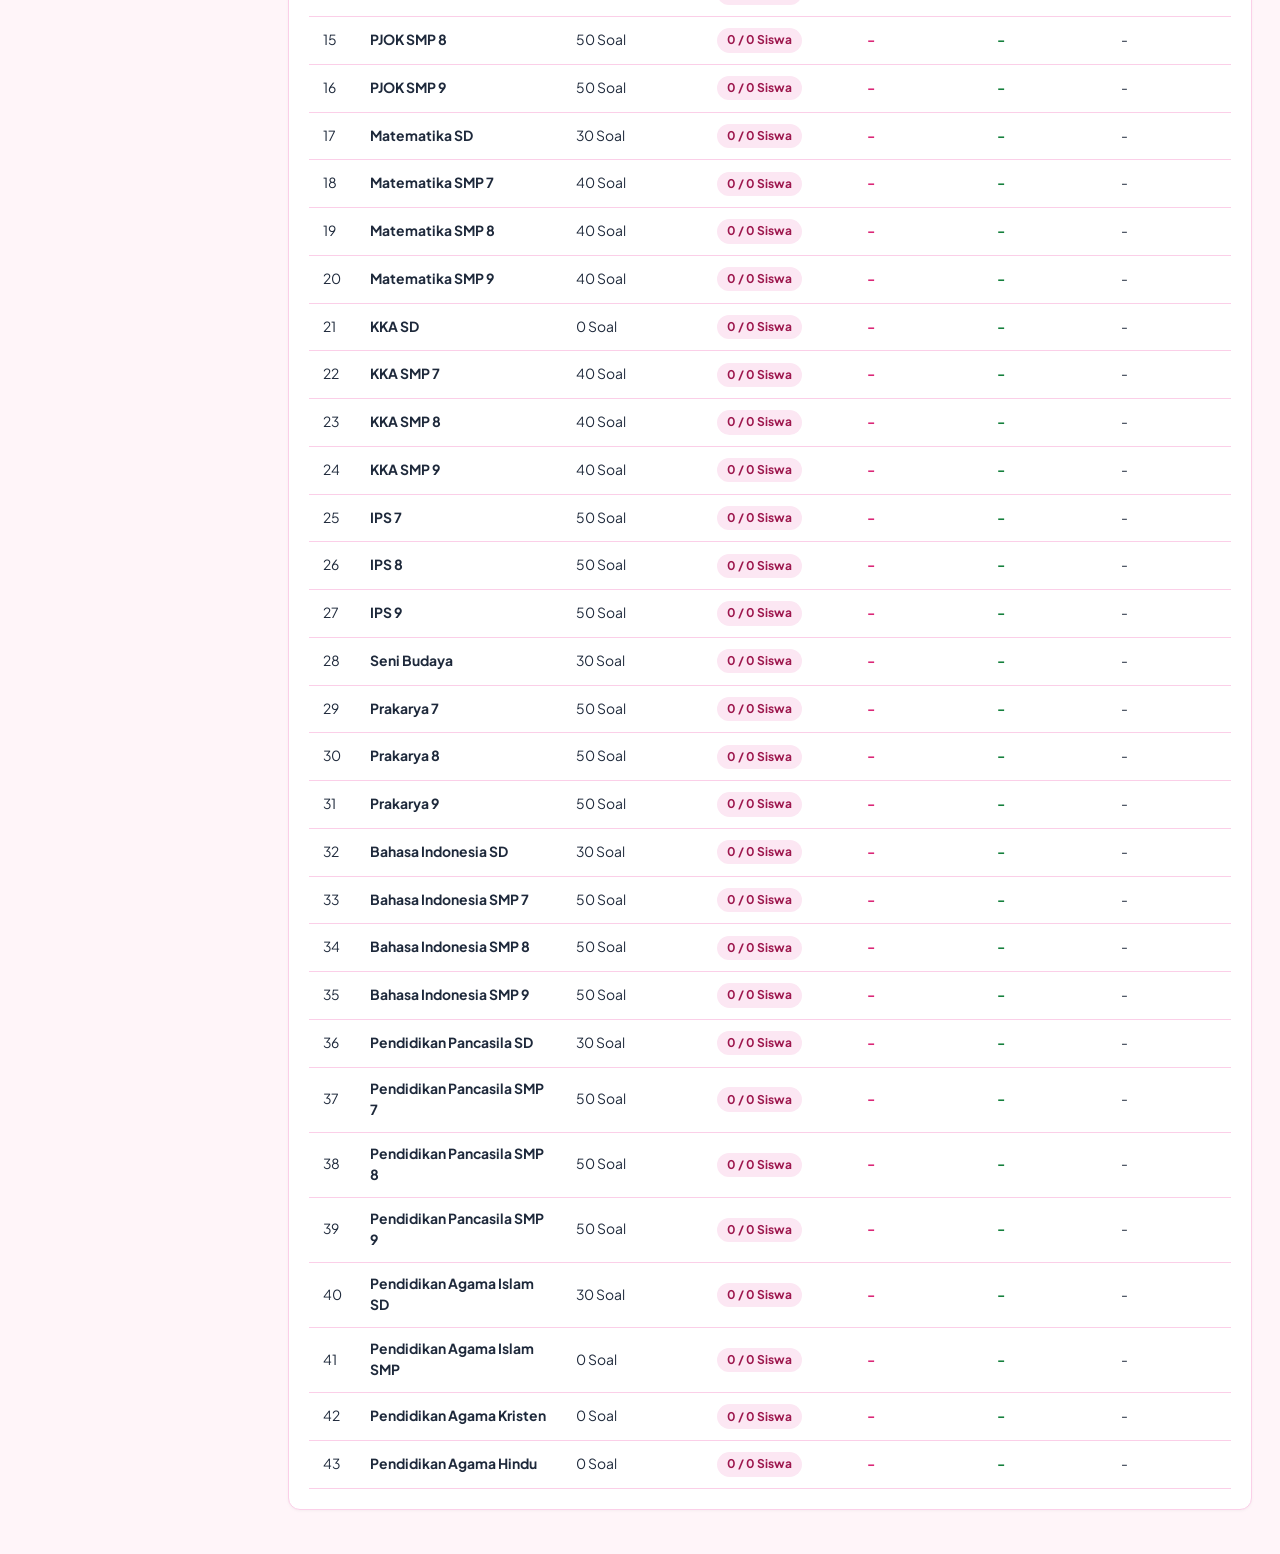
<file: 6-rekap-wali-kelas.html>
<!DOCTYPE html>
<html lang="id">
<head>
  <meta charset="UTF-8">
  <meta name="viewport" content="width=device-width, initial-scale=1.0">
  <title>6. Menu Wali Kelas: Rekap Mata Pelajaran per ID Kelas - CBT SRT 68 Luwu Utara V.3.3</title>
  <link rel="stylesheet" href="https://cdnjs.cloudflare.com/ajax/libs/font-awesome/6.5.1/css/all.min.css">
  <link rel="stylesheet" href="shared-cbt.css">
  <style>
    .wali-identity-bar {
      background: #ffffff;
      border: 1px solid var(--border);
      border-left: 5px solid var(--primary);
      border-radius: 12px;
      padding: 1rem 1.25rem;
      margin-bottom: 1.25rem;
      display: flex;
      flex-wrap: wrap;
      justify-content: space-between;
      align-items: center;
      gap: 1rem;
      box-shadow: 0 1px 3px rgba(0,0,0,0.04);
    }
    .id-kelas-badge {
      display: inline-flex;
      align-items: center;
      gap: 0.4rem;
      background: #fce7f3;
      color: #9d174d;
      border: 1px solid #f472b6;
      font-family: monospace;
      font-weight: 800;
      font-size: 0.9rem;
      padding: 0.35rem 0.75rem;
      border-radius: 8px;
    }
    .score-cell {
      text-align: center;
      font-variant-numeric: tabular-nums;
      font-weight: 700;
    }
    .score-pass { color: #15803d; }
    .score-low { color: #dc2626; }
    .score-empty { color: #94a3b8; font-weight: 500; }
    @media print {
      .no-print, .top-nav { display: none !important; }
      body { background: #fff !important; padding: 0 !important; margin: 0 !important; }
      body.has-sidebar { padding-left: 0 !important; }
      .container { max-width: 100% !important; margin: 0 !important; padding: 0.5rem !important; }
      .card { box-shadow: none !important; border: 1px solid #cbd5e1 !important; }
    }
  </style>
</head>
<body>

<nav class="top-nav no-print">
  <a href="1-manajemen-data-pengguna.html" class="brand"><span><i class="fa-solid fa-desktop" style="margin-right:6px;color:#f472b6;"></i>CBT SRT 68 Luwu Utara</span> <span>V.3.3</span></a>
  <div class="nav-links">
    <a href="6-rekap-wali-kelas.html" class="active"><i class="fa-solid fa-chalkboard-user"></i><span>Rekap Wali Kelas</span></a>
  </div>
</nav>

<div class="container">
  <div class="header-banner no-print">
    <div>
      <h1>Menu Wali Kelas: Rekap Nilai Mata Pelajaran Sesuai ID Kelas</h1>
      <p id="waliBannerDesc">Leger rekapitulasi nilai otomatis lintas seluruh mata pelajaran berdasarkan ID Kelas yang diampu.</p>
    </div>
    <div style="display:flex; gap:0.5rem; flex-wrap:wrap; align-items:center;">
      <button type="button" class="btn btn-success" onclick="exportWaliKelasExcel()">
        <i class="fa-solid fa-file-excel"></i> Ekspor Rekap Leger (.XLSX)
      </button>
      <button type="button" class="btn btn-outline" onclick="window.print()">
        <i class="fa-solid fa-print"></i> Cetak Leger Nilai
      </button>
    </div>
  </div>

  <!-- IDENTITAS WALI KELAS & PEMILIHAN ID KELAS -->
  <div class="wali-identity-bar">
    <div style="display:flex; flex-wrap:wrap; gap:1.25rem; align-items:center;">
      <div>
        <div style="font-size:0.75rem; font-weight:800; color:var(--muted); text-transform:uppercase;">ID Kelas Aktif</div>
        <div class="id-kelas-badge" id="dispIdKelas"><i class="fa-solid fa-hashtag"></i> -</div>
      </div>
      <div>
        <div style="font-size:0.75rem; font-weight:800; color:var(--muted); text-transform:uppercase;">Nama Kelas</div>
        <div style="font-size:1.15rem; font-weight:800; color:var(--text);" id="dispNamaKelas">-</div>
      </div>
      <div>
        <div style="font-size:0.75rem; font-weight:800; color:var(--muted); text-transform:uppercase;">Wali Kelas</div>
        <div style="font-size:1.02rem; font-weight:700; color:var(--primary);" id="dispWaliName">-</div>
      </div>
    </div>

    <div style="display:flex; gap:0.65rem; flex-wrap:wrap; align-items:end;" class="no-print">
      <div class="form-group" style="margin-bottom:0; min-width:250px;" id="adminClassSelectorWrap">
        <label style="font-size:0.78rem;">Pilih ID Kelas (Mode Pantau Admin)</label>
        <select id="selectWaliIdKelas" onchange="onChangeActiveIdKelas(this.value)"></select>
      </div>
      <div class="form-group" style="margin-bottom:0; min-width:190px;">
        <label style="font-size:0.78rem;">Filter Mata Pelajaran</label>
        <select id="selectMapelScope" onchange="renderWaliKelasRekap()" style="padding:0.45rem 0.65rem;">
          <option value="CLASS" selected>Sesuai Jenjang Kelas Ini</option>
          <option value="ALL">Semua Mapel di Sistem</option>
        </select>
      </div>
      <div class="form-group" style="margin-bottom:0; min-width:115px;">
        <label style="font-size:0.78rem;">KKM Tuntas</label>
        <input type="number" id="inputKkmValue" value="75" min="0" max="100" onchange="renderWaliKelasRekap()" style="padding:0.45rem 0.65rem;">
      </div>
    </div>
  </div>

  <!-- STATISTIK RINGKAS KELAS -->
  <div class="grid-4" style="margin-bottom:1.25rem;">
    <div class="stat-box">
      <div class="stat-label">Jumlah Siswa (Sesuai ID Kelas)</div>
      <div class="stat-val" id="wkStatSiswa">0</div>
    </div>
    <div class="stat-box">
      <div class="stat-label">Jumlah Mata Pelajaran</div>
      <div class="stat-val" style="color:var(--primary);" id="wkStatMapel">0</div>
    </div>
    <div class="stat-box">
      <div class="stat-label">Rata-Rata Nilai Kelas</div>
      <div class="stat-val" style="color:var(--success);" id="wkStatAvg">0.0</div>
    </div>
    <div class="stat-box">
      <div class="stat-label">Siswa Mencapai KKM</div>
      <div class="stat-val" style="color:var(--warning);" id="wkStatTuntas">0</div>
    </div>
  </div>

  <!-- TABEL LEGER REKAP NILAI LINTAS MATA PELAJARAN SESUAI ID KELAS -->
  <div class="card">
    <div class="card-title">
      <span>Rekapitulasi Nilai Seluruh Mata Pelajaran — ID Kelas: <strong id="tableTitleIdKelas" style="color:var(--primary);">-</strong></span>
      <input type="text" id="searchWaliStudent" placeholder="Cari nama / NISN siswa..." style="width:210px; padding:0.4rem 0.7rem; font-size:0.82rem;" oninput="renderWaliKelasRekap()" class="no-print">
    </div>
    <div class="table-wrap">
      <table>
        <thead id="waliLegerHead"></thead>
        <tbody id="waliLegerBody"></tbody>
      </table>
    </div>
  </div>

  <!-- RINGKASAN PER MATA PELAJARAN PADA ID KELAS INI -->
  <div class="card">
    <div class="card-title">
      <span>Ringkasan Capaian per Mata Pelajaran — ID Kelas: <strong id="summaryTitleIdKelas" style="color:var(--primary);">-</strong></span>
      <span style="font-size:0.8rem; color:var(--muted);">Otomatis terhitung dari hasil ujian masing-masing guru mapel</span>
    </div>
    <div class="table-wrap">
      <table>
        <thead>
          <tr>
            <th>No</th>
            <th>Mata Pelajaran</th>
            <th>Jumlah Butir Soal</th>
            <th>Siswa Sudah Dinilai</th>
            <th>Rata-Rata Kelas</th>
            <th>Nilai Tertinggi</th>
            <th>Nilai Terendah</th>
          </tr>
        </thead>
        <tbody id="waliSubjectSummaryBody"></tbody>
      </table>
    </div>
  </div>
</div>

<script src="shared-cbt.js"></script>
<script>
  let activeIdKelas = '';

  function getActiveSubjectsForWali(clsObj, db) {
    const scope = document.getElementById('selectMapelScope')?.value || 'CLASS';
    if (scope === 'ALL' || !clsObj || !clsObj.idKelas || clsObj.idKelas === '-') {
      return getAllSubjectsList(db);
    }
    const list = getClassSubjectsList(clsObj, db);
    return list.length > 0 ? list : getAllSubjectsList(db);
  }

  function initWaliKelasContext() {
    const db = getDB();
    const auth = getStaffAuth();
    const classes = getClassesList(db);
    const urlParams = new URLSearchParams(window.location.search);
    const paramIdKelas = urlParams.get('id_kelas');

    const selectorWrap = document.getElementById('adminClassSelectorWrap');
    const selEl = document.getElementById('selectWaliIdKelas');

    if (auth && auth.role === 'Wali Kelas') {
      // Kunci khusus sesuai ID Kelas Wali Kelas yang login (prioritas kecocokan username di cbt_classes)
      selectorWrap.style.display = 'none';
      const userObj = (db.users || []).find(u => u.username === auth.username) || auth;
      const assignedClass = classes.find(c => c.waliKelasUsername === auth.username)
        || classes.find(c => c.idKelas === userObj.idKelas)
        || classes.find(c => c.idKelas === resolveIdKelasFromName(userObj.kelas, classes));

      activeIdKelas = assignedClass ? assignedClass.idKelas : (userObj.idKelas && userObj.idKelas !== '-' ? userObj.idKelas : '');
      document.getElementById('waliBannerDesc').textContent = activeIdKelas
        ? `Selamat datang, ${auth.name}. Berikut rekapitulasi mata pelajaran untuk kelas yang Anda ampu (ID Kelas: ${activeIdKelas}).`
        : `Selamat datang, ${auth.name}. Akun Anda belum ditugaskan ke kelas mana pun — silakan hubungi Administrator.`;
    } else {
      // Admin dapat memilih ID Kelas mana pun
      selectorWrap.style.display = 'block';
      if (classes.length === 0) {
        selEl.innerHTML = `<option value="">-- Belum ada data kelas --</option>`;
        activeIdKelas = '';
        return;
      }
      selEl.innerHTML = classes.map(c =>
        `<option value="${c.idKelas}">[${c.idKelas}] ${c.namaKelas} — Wali: ${c.waliKelasName && c.waliKelasName !== '-' ? c.waliKelasName : 'Belum Ditugaskan'}</option>`
      ).join('');

      if (paramIdKelas && classes.some(c => c.idKelas === paramIdKelas)) {
        activeIdKelas = paramIdKelas;
      } else if (!activeIdKelas || !classes.some(c => c.idKelas === activeIdKelas)) {
        activeIdKelas = classes[0].idKelas;
      }
      selEl.value = activeIdKelas;
    }
  }

  function onChangeActiveIdKelas(newIdKelas) {
    const auth = getStaffAuth();
    if (auth && auth.role === 'Wali Kelas') return;
    activeIdKelas = newIdKelas;
    const url = new URL(window.location);
    url.searchParams.set('id_kelas', newIdKelas);
    window.history.replaceState({}, '', url);
    renderWaliKelasRekap();
  }

  function renderWaliKelasRekap() {
    const db = getDB();
    const auth = getStaffAuth();
    if (!activeIdKelas) initWaliKelasContext();

    const classes = getClassesList(db);
    const clsObj = classes.find(c => c.idKelas === activeIdKelas) || {
      idKelas: activeIdKelas || '-',
      namaKelas: '-',
      waliKelasName: '-'
    };

    const resolvedWaliName = (auth && auth.role === 'Wali Kelas')
      ? auth.name
      : (clsObj.waliKelasName && clsObj.waliKelasName !== '-' ? clsObj.waliKelasName : 'Belum Ditugaskan');

    document.getElementById('dispIdKelas').innerHTML = `<i class="fa-solid fa-hashtag"></i> ${clsObj.idKelas}`;
    document.getElementById('dispNamaKelas').textContent = clsObj.namaKelas;
    document.getElementById('dispWaliName').textContent = resolvedWaliName;
    document.getElementById('tableTitleIdKelas').textContent = `${clsObj.idKelas} (${clsObj.namaKelas})`;
    document.getElementById('summaryTitleIdKelas').textContent = `${clsObj.idKelas} (${clsObj.namaKelas})`;

    const subjects = getActiveSubjectsForWali(clsObj, db);
    const allStudents = getStudentsByClassId(clsObj.idKelas, db);
    const kw = (document.getElementById('searchWaliStudent')?.value || '').toLowerCase();
    const filteredStudents = allStudents.filter(st =>
      st.name.toLowerCase().includes(kw) || st.studentId.toLowerCase().includes(kw)
    );
    const kkm = Number(document.getElementById('inputKkmValue')?.value || 75);

    // Header Leger Lintas Mata Pelajaran
    const mapelHeaders = subjects.map(m => `<th style="text-align:center; min-width:130px;">${m}</th>`).join('');
    document.getElementById('waliLegerHead').innerHTML = `
      <tr>
        <th style="width:45px;">No</th>
        <th>NISN</th>
        <th>Nama Siswa</th>
        <th>ID Kelas</th>
        ${mapelHeaders}
        <th style="text-align:center;">Total</th>
        <th style="text-align:center;">Rata-Rata</th>
        <th style="text-align:center;">Keterangan</th>
      </tr>
    `;

    let totalClassAvgSum = 0;
    let studentsWithAnyScore = 0;
    let studentsPassKkm = 0;

    if (filteredStudents.length === 0) {
      document.getElementById('waliLegerBody').innerHTML = `
        <tr>
          <td colspan="${7 + subjects.length}" style="text-align:center; color:var(--muted); padding:1.75rem;">
            Belum ada siswa yang terdaftar pada ID Kelas <strong>${clsObj.idKelas}</strong>.
          </td>
        </tr>
      `;
    } else {
      document.getElementById('waliLegerBody').innerHTML = filteredStudents.map((st, idx) => {
        let rowTotal = 0;
        let evaluatedMapelCount = 0;

        const mapelCells = subjects.map(subj => {
          const m = getStudentSubjectMetrics(st.session, subj, db);
          const hasData = (m.status === 'Selesai' || m.answeredCount > 0 || m.finalScore > 0);
          if (hasData) {
            rowTotal += m.finalScore;
            evaluatedMapelCount++;
            const clsScore = m.finalScore >= kkm ? 'score-pass' : 'score-low';
            return `<td class="score-cell ${clsScore}">${m.finalScore}</td>`;
          }
          return `<td class="score-cell score-empty">-</td>`;
        }).join('');

        const avgVal = evaluatedMapelCount > 0 ? (rowTotal / evaluatedMapelCount) : 0;
        if (evaluatedMapelCount > 0) {
          totalClassAvgSum += avgVal;
          studentsWithAnyScore++;
          if (avgVal >= kkm) studentsPassKkm++;
        }

        const ketBadge = evaluatedMapelCount === 0
          ? `<span class="badge badge-gray">Belum Ujian</span>`
          : (avgVal >= kkm
              ? `<span class="badge badge-green">Tuntas</span>`
              : `<span class="badge badge-amber">Remedial</span>`);

        return `
          <tr>
            <td>${idx + 1}</td>
            <td><code>${st.studentId}</code></td>
            <td><strong>${st.name}</strong></td>
            <td><span class="badge badge-blue">${clsObj.idKelas}</span></td>
            ${mapelCells}
            <td class="score-cell"><strong>${evaluatedMapelCount > 0 ? rowTotal : '-'}</strong></td>
            <td class="score-cell" style="color:var(--primary); font-size:1rem;"><strong>${evaluatedMapelCount > 0 ? avgVal.toFixed(1) : '-'}</strong></td>
            <td style="text-align:center;">${ketBadge}</td>
          </tr>
        `;
      }).join('');
    }

    document.getElementById('wkStatSiswa').textContent = allStudents.length;
    document.getElementById('wkStatMapel').textContent = subjects.length;
    document.getElementById('wkStatAvg').textContent = studentsWithAnyScore > 0 ? (totalClassAvgSum / studentsWithAnyScore).toFixed(1) : '0.0';
    document.getElementById('wkStatTuntas').textContent = `${studentsPassKkm} / ${allStudents.length}`;

    // Ringkasan Capaian per Mata Pelajaran
    document.getElementById('waliSubjectSummaryBody').innerHTML = subjects.map((subj, idx) => {
      const qCount = (db.questions || []).filter(q => (q.subject || db.settings.subject) === subj).length;
      const scores = [];
      allStudents.forEach(st => {
        const m = getStudentSubjectMetrics(st.session, subj, db);
        if (m.status === 'Selesai' || m.answeredCount > 0 || m.finalScore > 0) {
          scores.push(m.finalScore);
        }
      });

      const avg = scores.length > 0 ? (scores.reduce((a, b) => a + b, 0) / scores.length).toFixed(1) : '-';
      const max = scores.length > 0 ? Math.max(...scores) : '-';
      const min = scores.length > 0 ? Math.min(...scores) : '-';

      return `
        <tr>
          <td>${idx + 1}</td>
          <td><strong>${subj}</strong></td>
          <td>${qCount} Soal</td>
          <td><span class="badge badge-blue">${scores.length} / ${allStudents.length} Siswa</span></td>
          <td><strong style="color:var(--primary);">${avg}</strong></td>
          <td><span class="score-pass"><strong>${max}</strong></span></td>
          <td>${min}</td>
        </tr>
      `;
    }).join('');
  }

  function exportWaliKelasExcel() {
    const db = getDB();
    const classes = getClassesList(db);
    const clsObj = classes.find(c => c.idKelas === activeIdKelas) || { idKelas: activeIdKelas, namaKelas: '-' };
    const subjects = getActiveSubjectsForWali(clsObj, db);
    const allStudents = getStudentsByClassId(clsObj.idKelas, db);
    const kkm = Number(document.getElementById('inputKkmValue')?.value || 75);

    const headers = ['No', 'NISN', 'Nama_Siswa', 'ID_Kelas', 'Nama_Kelas', ...subjects, 'Total_Nilai', 'Rata_Rata', 'Keterangan'];
    const rows = allStudents.map((st, idx) => {
      let total = 0;
      let count = 0;
      const subjScores = subjects.map(subj => {
        const m = getStudentSubjectMetrics(st.session, subj, db);
        const hasData = (m.status === 'Selesai' || m.answeredCount > 0 || m.finalScore > 0);
        if (hasData) {
          total += Number(m.finalScore);
          count++;
          return Number(m.finalScore);
        }
        return '';
      });
      const avg = count > 0 ? Number((total / count).toFixed(1)) : '';
      const ket = count === 0 ? 'Belum Ujian' : (avg >= kkm ? 'Tuntas' : 'Remedial');
      return [idx + 1, st.studentId, st.name, clsObj.idKelas, clsObj.namaKelas, ...subjScores, count > 0 ? total : '', avg, ket];
    });

    const slug = (clsObj.idKelas || 'kelas').toLowerCase().replace(/[^a-z0-9]+/g, '_');
    downloadXLSX(`rekap_wali_kelas_${slug}.xlsx`, `Leger ${clsObj.namaKelas}`, headers, rows);
  }

  document.addEventListener('DOMContentLoaded', () => {
    if (typeof applyRoleNavigation === 'function') applyRoleNavigation('6-rekap-wali-kelas.html');
    initWaliKelasContext();
    renderWaliKelasRekap();

    syncFromMySQL(() => {
      initWaliKelasContext();
      renderWaliKelasRekap();
    });
  });
</script>
</body>
</html>
</file>
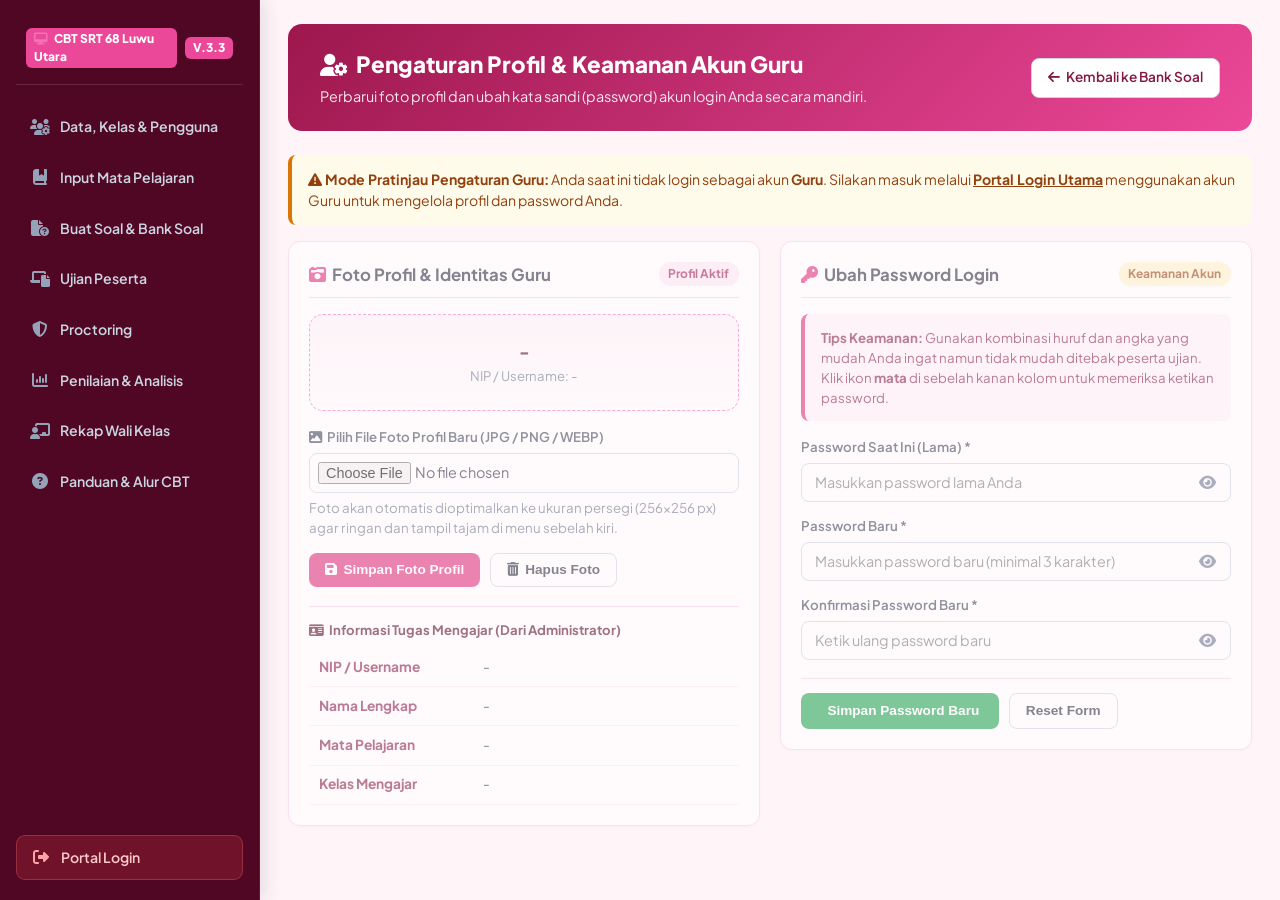
<file: 7-pengaturan-guru.html>
<!DOCTYPE html>
<html lang="id">
<head>
  <meta charset="UTF-8">
  <meta name="viewport" content="width=device-width, initial-scale=1.0">
  <title>Pengaturan Akun Guru - CBT SRT 68 Luwu Utara V.3.3</title>
  <link rel="stylesheet" href="https://cdnjs.cloudflare.com/ajax/libs/font-awesome/6.5.1/css/all.min.css">
  <link rel="stylesheet" href="shared-cbt.css">
  <style>
    .profile-preview-box {
      display: flex;
      flex-direction: column;
      align-items: center;
      text-align: center;
      padding: 1.5rem 1rem;
      background: linear-gradient(180deg, #fdf2f8 0%, #ffffff 100%);
      border: 1.5px dashed #f472b6;
      border-radius: 14px;
      margin-bottom: 1rem;
    }
    .profile-avatar-large {
      width: 124px;
      height: 124px;
      border-radius: 999px;
      object-fit: cover;
      border: 4px solid #db2777;
      box-shadow: 0 10px 24px rgba(219, 39, 119, 0.22);
      background: #831843;
      color: #ffffff;
      display: flex;
      align-items: center;
      justify-content: center;
      font-size: 2.3rem;
      font-weight: 800;
      margin-bottom: 0.85rem;
    }
    .info-summary-table {
      width: 100%;
      border-collapse: collapse;
      margin-top: 0.5rem;
      font-size: 0.86rem;
    }
    .info-summary-table td {
      padding: 0.55rem 0.65rem;
      border-bottom: 1px solid #fce7f3;
      vertical-align: top;
    }
    .info-summary-table td:first-child {
      width: 38%;
      font-weight: 700;
      color: #831843;
    }
  </style>
</head>
<body>

<nav class="top-nav">
  <a href="2-bank-soal.html" class="brand"><span><i class="fa-solid fa-desktop" style="margin-right:6px;color:#f472b6;"></i>CBT SRT 68 Luwu Utara</span> <span>V.3.3</span></a>
  <div class="nav-links"></div>
</nav>

<div class="container">
  <div class="header-banner">
    <div>
      <h1><i class="fa-solid fa-user-gear" style="margin-right:8px;"></i>Pengaturan Profil &amp; Keamanan Akun Guru</h1>
      <p id="settingsBannerSubtitle">Perbarui foto profil dan ubah kata sandi (password) akun login Anda secara mandiri.</p>
    </div>
    <div style="display:flex; gap:0.5rem; flex-wrap:wrap;">
      <a href="2-bank-soal.html" class="btn btn-outline" style="background:#fff; color:#831843;">
        <i class="fa-solid fa-arrow-left"></i> Kembali ke Bank Soal
      </a>
    </div>
  </div>

  <div id="nonGuruWarning" class="alert alert-warn" style="display:none;">
    <strong><i class="fa-solid fa-triangle-exclamation"></i> Mode Pratinjau Pengaturan Guru:</strong>
    Anda saat ini tidak login sebagai akun <strong>Guru</strong>. Silakan masuk melalui <a href="index.html" style="font-weight:700; color:#92400e;">Portal Login Utama</a> menggunakan akun Guru untuk mengelola profil dan password Anda.
  </div>

  <div class="grid-2" id="guruSettingsMainGrid" style="align-items:start;">
    <!-- KOLOM KIRI: GANTI FOTO PROFIL & IDENTITAS -->
    <div class="card">
      <div class="card-title">
        <span><i class="fa-solid fa-camera-retro" style="color:var(--primary); margin-right:6px;"></i>Foto Profil &amp; Identitas Guru</span>
        <span class="badge badge-blue">Profil Aktif</span>
      </div>

      <div class="profile-preview-box">
        <div id="avatarPreviewContainer"></div>
        <div style="font-weight:800; font-size:1.05rem; color:#500724;" id="dispGuruName">-</div>
        <div style="font-size:0.82rem; color:var(--muted); margin-top:2px;" id="dispGuruUsername">NIP / Username: -</div>
      </div>

      <div class="form-group">
        <label for="inputGuruPhoto"><i class="fa-solid fa-image" style="margin-right:5px;"></i>Pilih File Foto Profil Baru (JPG / PNG / WEBP)</label>
        <input type="file" id="inputGuruPhoto" accept="image/png,image/jpeg,image/webp" onchange="previewSelectedGuruPhoto(event)" style="background:#fff; padding:0.5rem;">
        <small style="display:block; margin-top:0.35rem; color:var(--muted);">
          Foto akan otomatis dioptimalkan ke ukuran persegi (256&times;256 px) agar ringan dan tampil tajam di menu sebelah kiri.
        </small>
      </div>

      <div style="display:flex; gap:0.6rem; flex-wrap:wrap; margin-bottom:1.15rem;">
        <button type="button" class="btn btn-primary" onclick="saveGuruProfilePhoto()">
          <i class="fa-solid fa-floppy-disk"></i> Simpan Foto Profil
        </button>
        <button type="button" class="btn btn-outline" onclick="resetGuruProfilePhoto()">
          <i class="fa-solid fa-trash-can"></i> Hapus Foto
        </button>
      </div>

      <div style="border-top:1px solid var(--border); padding-top:0.85rem;">
        <div style="font-size:0.82rem; font-weight:700; color:#500724; margin-bottom:0.4rem;">
          <i class="fa-solid fa-id-card" style="margin-right:5px;"></i>Informasi Tugas Mengajar (Dari Administrator)
        </div>
        <table class="info-summary-table">
          <tr>
            <td>NIP / Username</td>
            <td id="infoGuruUser">-</td>
          </tr>
          <tr>
            <td>Nama Lengkap</td>
            <td id="infoGuruName">-</td>
          </tr>
          <tr>
            <td>Mata Pelajaran</td>
            <td id="infoGuruMapel">-</td>
          </tr>
          <tr>
            <td>Kelas Mengajar</td>
            <td id="infoGuruJenjang">-</td>
          </tr>
        </table>
      </div>
    </div>

    <!-- KOLOM KANAN: UBAH PASSWORD LOGIN GURU -->
    <div class="card">
      <div class="card-title">
        <span><i class="fa-solid fa-key" style="color:var(--primary); margin-right:6px;"></i>Ubah Password Login</span>
        <span class="badge badge-amber">Keamanan Akun</span>
      </div>

      <div class="alert alert-info" style="font-size:0.83rem;">
        <strong>Tips Keamanan:</strong> Gunakan kombinasi huruf dan angka yang mudah Anda ingat namun tidak mudah ditebak peserta ujian. Klik ikon <strong>mata</strong> di sebelah kanan kolom untuk memeriksa ketikan password.
      </div>

      <form id="formChangeGuruPassword" onsubmit="handleChangeGuruPassword(event)">
        <div class="form-group">
          <label for="oldGuruPassword">Password Saat Ini (Lama) *</label>
          <div class="password-field-wrap">
            <input type="password" id="oldGuruPassword" required placeholder="Masukkan password lama Anda">
            <button type="button" class="password-toggle-btn" onclick="togglePasswordVisibility('oldGuruPassword', this)" title="Lihat password" aria-label="Lihat password">
              <i class="fa-solid fa-eye"></i>
            </button>
          </div>
        </div>

        <div class="form-group">
          <label for="newGuruPassword">Password Baru *</label>
          <div class="password-field-wrap">
            <input type="password" id="newGuruPassword" required minlength="3" placeholder="Masukkan password baru (minimal 3 karakter)">
            <button type="button" class="password-toggle-btn" onclick="togglePasswordVisibility('newGuruPassword', this)" title="Lihat password" aria-label="Lihat password">
              <i class="fa-solid fa-eye"></i>
            </button>
          </div>
        </div>

        <div class="form-group">
          <label for="confirmGuruPassword">Konfirmasi Password Baru *</label>
          <div class="password-field-wrap">
            <input type="password" id="confirmGuruPassword" required minlength="3" placeholder="Ketik ulang password baru">
            <button type="button" class="password-toggle-btn" onclick="togglePasswordVisibility('confirmGuruPassword', this)" title="Lihat password" aria-label="Lihat password">
              <i class="fa-solid fa-eye"></i>
            </button>
          </div>
        </div>

        <div style="display:flex; gap:0.6rem; flex-wrap:wrap; margin-top:1.1rem; padding-top:0.9rem; border-top:1px solid var(--border);">
          <button type="submit" class="btn btn-success" style="padding:0.65rem 1.25rem;">
            <i class="fa-solid fa-shield-check"></i> Simpan Password Baru
          </button>
          <button type="reset" class="btn btn-outline">Reset Form</button>
        </div>
      </form>
    </div>
  </div>
</div>

<script src="shared-cbt.js"></script>
<script>
  let pendingPhotoDataUrl = null;

  function getActiveGuruAccount() {
    const auth = getStaffAuth();
    if (!auth) return null;
    const db = getDB();
    const userObj = (db.users || []).find(u => u.id === auth.id || u.username === auth.username);
    return { auth, userObj };
  }

  function renderAvatarBox(photoSrc, fullName) {
    const container = document.getElementById('avatarPreviewContainer');
    if (!container) return;
    if (photoSrc) {
      container.innerHTML = `<img src="${photoSrc}" alt="Foto Profil ${fullName}" class="profile-avatar-large">`;
    } else {
      const initials = (fullName || 'GR')
        .split(/\s+/)
        .filter(Boolean)
        .slice(0, 2)
        .map(w => w[0].toUpperCase())
        .join('');
      container.innerHTML = `<div class="profile-avatar-large">${initials || '<i class="fa-solid fa-user-tie"></i>'}</div>`;
    }
  }

  function renderGuruSettingsPage() {
    const data = getActiveGuruAccount();
    if (!data || data.auth.role !== 'Guru') {
      document.getElementById('nonGuruWarning').style.display = 'block';
      document.getElementById('guruSettingsMainGrid').style.opacity = '0.55';
      document.getElementById('guruSettingsMainGrid').style.pointerEvents = 'none';
      return;
    }

    document.getElementById('nonGuruWarning').style.display = 'none';
    document.getElementById('guruSettingsMainGrid').style.opacity = '1';
    document.getElementById('guruSettingsMainGrid').style.pointerEvents = 'auto';

    const { auth, userObj } = data;
    const name = (userObj && userObj.name) || auth.name || '-';
    const username = (userObj && userObj.username) || auth.username || '-';
    const mapels = parseSubjectsString((userObj && userObj.kelas) || auth.subject);
    const jenjang = parseSubjectsString((userObj && userObj.idKelas) || auth.idKelas);
    const savedPhotos = getSavedUserPhotosMap();
    const currentPhoto = pendingPhotoDataUrl !== null
      ? pendingPhotoDataUrl
      : ((userObj && userObj.photoUrl) || auth.photoUrl || savedPhotos[username] || '');

    document.getElementById('settingsBannerSubtitle').textContent =
      `Panel Pengaturan Mandiri (${name}) — Ubah foto profil dan kata sandi akun Anda.`;
    document.getElementById('dispGuruName').textContent = name;
    document.getElementById('dispGuruUsername').textContent = `NIP / Username: ${username}`;
    document.getElementById('infoGuruUser').innerHTML = `<strong>${username}</strong>`;
    document.getElementById('infoGuruName').textContent = name;
    document.getElementById('infoGuruMapel').innerHTML = mapels.length > 0
      ? mapels.map(m => `<span class="badge badge-blue" style="margin:2px 4px 2px 0;">${m}</span>`).join('')
      : '-';
    document.getElementById('infoGuruJenjang').innerHTML = jenjang.length > 0
      ? jenjang.map(j => `<span class="badge badge-green" style="margin:2px 4px 2px 0;">${j}</span>`).join('')
      : '-';

    renderAvatarBox(currentPhoto, name);
  }

  function previewSelectedGuruPhoto(event) {
    const file = event.target.files && event.target.files[0];
    if (!file) return;
    if (!file.type.startsWith('image/')) {
      event.target.value = '';
      return showCBTNotification('error', 'Format Tidak Didukung', 'Pilih file gambar berformat JPG, PNG, atau WEBP.');
    }

    const reader = new FileReader();
    reader.onload = function(e) {
      const img = new Image();
      img.onload = function() {
        const size = 256;
        const canvas = document.createElement('canvas');
        canvas.width = size;
        canvas.height = size;
        const ctx = canvas.getContext('2d');

        // Center-crop persegi otomatis agar proporsional
        const minSide = Math.min(img.width, img.height);
        const sx = (img.width - minSide) / 2;
        const sy = (img.height - minSide) / 2;
        ctx.drawImage(img, sx, sy, minSide, minSide, 0, 0, size, size);

        pendingPhotoDataUrl = canvas.toDataURL('image/jpeg', 0.85);
        const data = getActiveGuruAccount();
        const fullName = data ? ((data.userObj && data.userObj.name) || data.auth.name) : 'Guru';
        renderAvatarBox(pendingPhotoDataUrl, fullName);
        showCBTNotification('info', 'Pratinjau Siap', 'Klik tombol "Simpan Foto Profil" untuk menerapkan foto baru Anda.');
      };
      img.src = e.target.result;
    };
    reader.readAsDataURL(file);
  }

  function saveGuruProfilePhoto() {
    const data = getActiveGuruAccount();
    if (!data || data.auth.role !== 'Guru') return;
    if (!pendingPhotoDataUrl) {
      return showCBTNotification('warning', 'Belum Ada Foto Baru', 'Silakan pilih file gambar terlebih dahulu sebelum menyimpan.');
    }

    const db = getDB();
    const { auth } = data;
    const idx = (db.users || []).findIndex(u => u.id === auth.id || u.username === auth.username);
    if (idx >= 0) {
      db.users[idx].photoUrl = pendingPhotoDataUrl;
    }
    setSavedUserPhoto(auth.username, pendingPhotoDataUrl);

    auth.photoUrl = pendingPhotoDataUrl;
    sessionStorage.setItem('CBT_STAFF_AUTH', JSON.stringify(auth));

    saveDB(db);
    pendingPhotoDataUrl = null;
    document.getElementById('inputGuruPhoto').value = '';
    applyRoleNavigation('7-pengaturan-guru.html');
    renderGuruSettingsPage();
    showCBTNotification('success', 'Foto Profil Diperbarui', 'Foto profil baru Anda telah disimpan dan tampil di menu sebelah kiri.');
  }

  async function resetGuruProfilePhoto() {
    const data = getActiveGuruAccount();
    if (!data || data.auth.role !== 'Guru') return;
    const ok = await showCBTConfirm({
      type: 'warning',
      title: 'Hapus Foto Profil?',
      message: 'Foto profil Anda akan dikembalikan ke ikon inisial standar.',
      confirmText: 'Ya, Hapus Foto',
      cancelText: 'Batal'
    });
    if (!ok) return;

    const db = getDB();
    const { auth } = data;
    const idx = (db.users || []).findIndex(u => u.id === auth.id || u.username === auth.username);
    if (idx >= 0) {
      db.users[idx].photoUrl = '';
    }
    setSavedUserPhoto(auth.username, '');

    auth.photoUrl = '';
    sessionStorage.setItem('CBT_STAFF_AUTH', JSON.stringify(auth));

    pendingPhotoDataUrl = null;
    document.getElementById('inputGuruPhoto').value = '';
    saveDB(db);
    applyRoleNavigation('7-pengaturan-guru.html');
    renderGuruSettingsPage();
    showCBTNotification('info', 'Foto Profil Direset', 'Foto profil dikembalikan ke tampilan awal.');
  }

  function handleChangeGuruPassword(e) {
    e.preventDefault();
    const data = getActiveGuruAccount();
    if (!data || data.auth.role !== 'Guru') return;

    const oldPass = document.getElementById('oldGuruPassword').value.trim();
    const newPass = document.getElementById('newGuruPassword').value.trim();
    const confirmPass = document.getElementById('confirmGuruPassword').value.trim();

    const db = getDB();
    const { auth } = data;
    const idx = (db.users || []).findIndex(u => u.id === auth.id || u.username === auth.username);
    if (idx < 0) {
      return showCBTNotification('error', 'Akun Tidak Ditemukan', 'Data akun guru tidak ditemukan di database.');
    }

    if (db.users[idx].password !== oldPass) {
      return showCBTNotification('error', 'Password Lama Salah', 'Password saat ini yang Anda masukkan tidak sesuai.');
    }
    if (newPass.length < 3) {
      return showCBTNotification('warning', 'Password Terlalu Pendek', 'Password baru minimal terdiri dari 3 karakter.');
    }
    if (newPass !== confirmPass) {
      return showCBTNotification('error', 'Konfirmasi Tidak Cocok', 'Password baru dan konfirmasi password baru harus sama.');
    }

    db.users[idx].password = newPass;
    saveDB(db);
    document.getElementById('formChangeGuruPassword').reset();
    showCBTNotification('success', 'Password Berhasil Diubah', 'Gunakan password baru Anda saat login berikutnya ke portal CBT.');
  }

  document.addEventListener('DOMContentLoaded', () => {
    applyRoleNavigation('7-pengaturan-guru.html');
    renderGuruSettingsPage();
    syncFromMySQL(() => {
      applyRoleNavigation('7-pengaturan-guru.html');
      renderGuruSettingsPage();
    });
  });
</script>
</body>
</html>
</file>
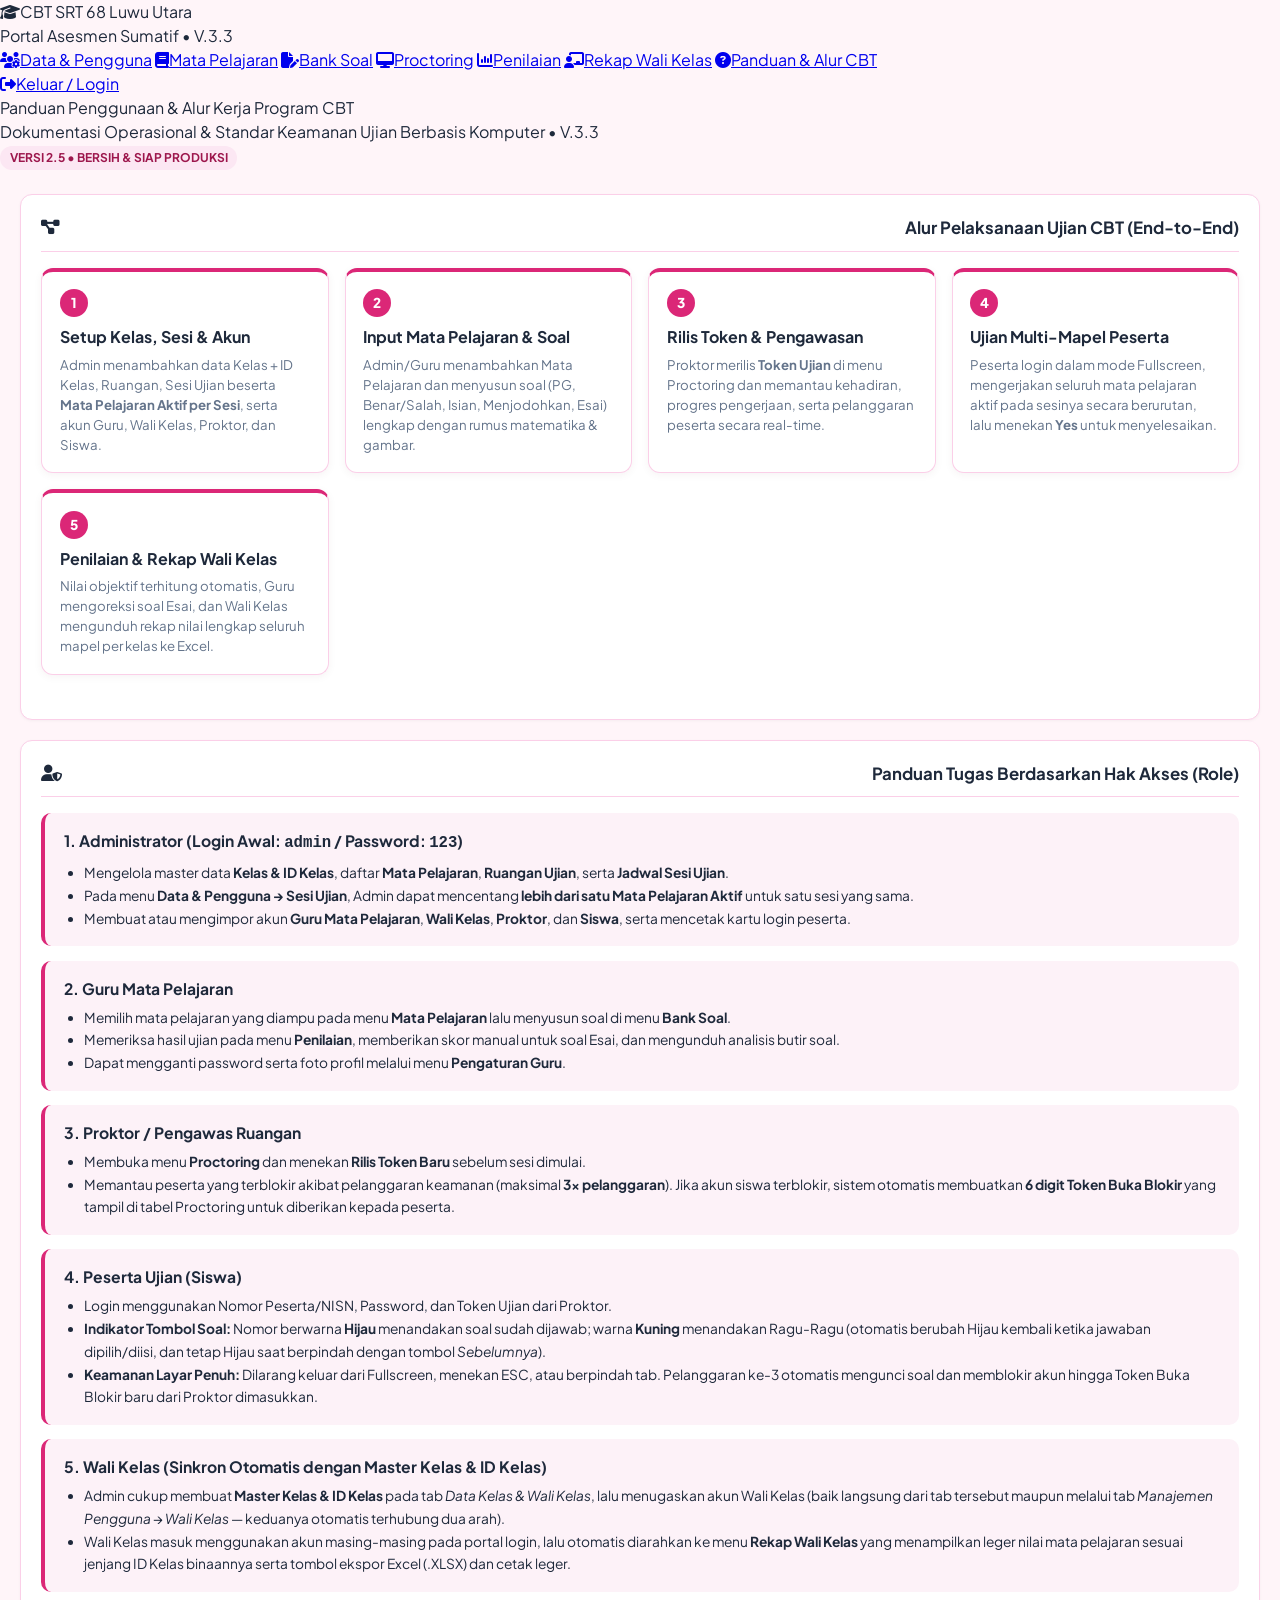
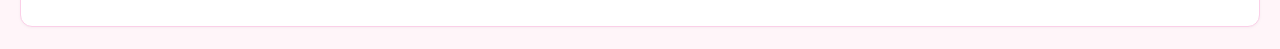
<file: 8-panduan-alur.html>
<!DOCTYPE html>
<html lang="id">
<head>
  <meta charset="UTF-8">
  <meta name="viewport" content="width=device-width, initial-scale=1.0">
  <title>Panduan &amp; Alur CBT - CBT SRT 68 Luwu Utara V.3.3</title>
  <link rel="stylesheet" href="https://cdnjs.cloudflare.com/ajax/libs/font-awesome/6.5.1/css/all.min.css">
  <link rel="stylesheet" href="shared-cbt.css">
  <style>
    .flow-grid {
      display: grid;
      grid-template-columns: repeat(auto-fit, minmax(230px, 1fr));
      gap: 1rem;
      margin-bottom: 1.5rem;
    }
    .flow-step {
      background: #fff;
      border: 1px solid var(--border);
      border-top: 4px solid var(--primary);
      border-radius: 12px;
      padding: 1.1rem;
      box-shadow: 0 2px 8px rgba(80, 7, 36, 0.05);
    }
    .flow-num {
      display: inline-flex;
      align-items: center;
      justify-content: center;
      width: 28px;
      height: 28px;
      border-radius: 50%;
      background: var(--primary);
      color: #fff;
      font-weight: 800;
      font-size: 0.85rem;
      margin-bottom: 0.5rem;
    }
    .role-guide-card {
      border-left: 4px solid var(--primary);
      background: #fdf2f8;
      padding: 1rem 1.2rem;
      border-radius: 10px;
      margin-bottom: 0.9rem;
    }
    .role-guide-card h4 {
      margin: 0 0 0.4rem 0;
      color: var(--primary-dark);
      font-size: 0.98rem;
    }
    .role-guide-card ul {
      margin: 0;
      padding-left: 1.25rem;
      font-size: 0.86rem;
      line-height: 1.65;
      color: var(--text);
    }
  </style>
</head>
<body>
<div class="app-shell">
  <aside class="sidebar">
    <div class="sidebar-brand">
      <div class="brand-title"><i class="fa-solid fa-graduation-cap"></i><span>CBT SRT 68 Luwu Utara</span></div>
      <div class="brand-sub">Portal Asesmen Sumatif • V.3.3</div>
    </div>
    <nav class="sidebar-nav">
      <a href="1-manajemen-data-pengguna.html"><i class="fa-solid fa-users-gear"></i><span>Data &amp; Pengguna</span></a>
      <a href="2a-mata-pelajaran.html"><i class="fa-solid fa-book"></i><span>Mata Pelajaran</span></a>
      <a href="2-bank-soal.html"><i class="fa-solid fa-file-pen"></i><span>Bank Soal</span></a>
      <a href="4-proctoring-pengawas.html"><i class="fa-solid fa-desktop"></i><span>Proctoring</span></a>
      <a href="5-penilaian-analisis.html"><i class="fa-solid fa-chart-column"></i><span>Penilaian</span></a>
      <a href="6-rekap-wali-kelas.html"><i class="fa-solid fa-chalkboard-user"></i><span>Rekap Wali Kelas</span></a>
      <a href="8-panduan-alur.html" class="active"><i class="fa-solid fa-circle-question"></i><span>Panduan &amp; Alur CBT</span></a>
    </nav>
    <div class="sidebar-footer">
      <a href="#" onclick="logoutCBT(); return false;" class="logout-btn"><i class="fa-solid fa-right-from-bracket"></i><span>Keluar / Login</span></a>
    </div>
  </aside>

  <div class="main-area">
    <div class="topbar">
      <div>
        <div class="topbar-title">Panduan Penggunaan &amp; Alur Kerja Program CBT</div>
        <div class="topbar-sub">Dokumentasi Operasional &amp; Standar Keamanan Ujian Berbasis Komputer • V.3.3</div>
      </div>
      <span class="badge badge-blue">VERSI 2.5 • BERSIH &amp; SIAP PRODUKSI</span>
    </div>

    <div class="container">
      <div class="card">
        <div class="card-title"><i class="fa-solid fa-diagram-project"></i> Alur Pelaksanaan Ujian CBT (End-to-End)</div>
        <div class="flow-grid">
          <div class="flow-step">
            <div class="flow-num">1</div>
            <h4 style="margin:0 0 0.35rem 0;">Setup Kelas, Sesi &amp; Akun</h4>
            <p style="font-size:0.83rem; color:var(--muted); margin:0;">Admin menambahkan data Kelas + ID Kelas, Ruangan, Sesi Ujian beserta <strong>Mata Pelajaran Aktif per Sesi</strong>, serta akun Guru, Wali Kelas, Proktor, dan Siswa.</p>
          </div>
          <div class="flow-step">
            <div class="flow-num">2</div>
            <h4 style="margin:0 0 0.35rem 0;">Input Mata Pelajaran &amp; Soal</h4>
            <p style="font-size:0.83rem; color:var(--muted); margin:0;">Admin/Guru menambahkan Mata Pelajaran dan menyusun soal (PG, Benar/Salah, Isian, Menjodohkan, Esai) lengkap dengan rumus matematika &amp; gambar.</p>
          </div>
          <div class="flow-step">
            <div class="flow-num">3</div>
            <h4 style="margin:0 0 0.35rem 0;">Rilis Token &amp; Pengawasan</h4>
            <p style="font-size:0.83rem; color:var(--muted); margin:0;">Proktor merilis <strong>Token Ujian</strong> di menu Proctoring dan memantau kehadiran, progres pengerjaan, serta pelanggaran peserta secara real-time.</p>
          </div>
          <div class="flow-step">
            <div class="flow-num">4</div>
            <h4 style="margin:0 0 0.35rem 0;">Ujian Multi-Mapel Peserta</h4>
            <p style="font-size:0.83rem; color:var(--muted); margin:0;">Peserta login dalam mode Fullscreen, mengerjakan seluruh mata pelajaran aktif pada sesinya secara berurutan, lalu menekan <strong>Yes</strong> untuk menyelesaikan.</p>
          </div>
          <div class="flow-step">
            <div class="flow-num">5</div>
            <h4 style="margin:0 0 0.35rem 0;">Penilaian &amp; Rekap Wali Kelas</h4>
            <p style="font-size:0.83rem; color:var(--muted); margin:0;">Nilai objektif terhitung otomatis, Guru mengoreksi soal Esai, dan Wali Kelas mengunduh rekap nilai lengkap seluruh mapel per kelas ke Excel.</p>
          </div>
        </div>
      </div>

      <div class="card">
        <div class="card-title"><i class="fa-solid fa-user-shield"></i> Panduan Tugas Berdasarkan Hak Akses (Role)</div>

        <div class="role-guide-card">
          <h4>1. Administrator (Login Awal: <code>admin</code> / Password: <code>123</code>)</h4>
          <ul>
            <li>Mengelola master data <strong>Kelas &amp; ID Kelas</strong>, daftar <strong>Mata Pelajaran</strong>, <strong>Ruangan Ujian</strong>, serta <strong>Jadwal Sesi Ujian</strong>.</li>
            <li>Pada menu <strong>Data &amp; Pengguna &rarr; Sesi Ujian</strong>, Admin dapat mencentang <strong>lebih dari satu Mata Pelajaran Aktif</strong> untuk satu sesi yang sama.</li>
            <li>Membuat atau mengimpor akun <strong>Guru Mata Pelajaran</strong>, <strong>Wali Kelas</strong>, <strong>Proktor</strong>, dan <strong>Siswa</strong>, serta mencetak kartu login peserta.</li>
          </ul>
        </div>

        <div class="role-guide-card">
          <h4>2. Guru Mata Pelajaran</h4>
          <ul>
            <li>Memilih mata pelajaran yang diampu pada menu <strong>Mata Pelajaran</strong> lalu menyusun soal di menu <strong>Bank Soal</strong>.</li>
            <li>Memeriksa hasil ujian pada menu <strong>Penilaian</strong>, memberikan skor manual untuk soal Esai, dan mengunduh analisis butir soal.</li>
            <li>Dapat mengganti password serta foto profil melalui menu <strong>Pengaturan Guru</strong>.</li>
          </ul>
        </div>

        <div class="role-guide-card">
          <h4>3. Proktor / Pengawas Ruangan</h4>
          <ul>
            <li>Membuka menu <strong>Proctoring</strong> dan menekan <strong>Rilis Token Baru</strong> sebelum sesi dimulai.</li>
            <li>Memantau peserta yang terblokir akibat pelanggaran keamanan (maksimal <strong>3x pelanggaran</strong>). Jika akun siswa terblokir, sistem otomatis membuatkan <strong>6 digit Token Buka Blokir</strong> yang tampil di tabel Proctoring untuk diberikan kepada peserta.</li>
          </ul>
        </div>

        <div class="role-guide-card">
          <h4>4. Peserta Ujian (Siswa)</h4>
          <ul>
            <li>Login menggunakan Nomor Peserta/NISN, Password, dan Token Ujian dari Proktor.</li>
            <li><strong>Indikator Tombol Soal:</strong> Nomor berwarna <strong>Hijau</strong> menandakan soal sudah dijawab; warna <strong>Kuning</strong> menandakan Ragu-Ragu (otomatis berubah Hijau kembali ketika jawaban dipilih/diisi, dan tetap Hijau saat berpindah dengan tombol <em>Sebelumnya</em>).</li>
            <li><strong>Keamanan Layar Penuh:</strong> Dilarang keluar dari Fullscreen, menekan ESC, atau berpindah tab. Pelanggaran ke-3 otomatis mengunci soal dan memblokir akun hingga Token Buka Blokir baru dari Proktor dimasukkan.</li>
          </ul>
        </div>

        <div class="role-guide-card">
          <h4>5. Wali Kelas (Sinkron Otomatis dengan Master Kelas &amp; ID Kelas)</h4>
          <ul>
            <li>Admin cukup membuat <strong>Master Kelas &amp; ID Kelas</strong> pada tab <em>Data Kelas &amp; Wali Kelas</em>, lalu menugaskan akun Wali Kelas (baik langsung dari tab tersebut maupun melalui tab <em>Manajemen Pengguna &rarr; Wali Kelas</em> — keduanya otomatis terhubung dua arah).</li>
            <li>Wali Kelas masuk menggunakan akun masing-masing pada portal login, lalu otomatis diarahkan ke menu <strong>Rekap Wali Kelas</strong> yang menampilkan leger nilai mata pelajaran sesuai jenjang ID Kelas binaannya serta tombol ekspor Excel (.XLSX) dan cetak leger.</li>
          </ul>
        </div>
      </div>
    </div>
  </div>
</div>
<script src="shared-cbt.js"></script>
<script>
  document.addEventListener('DOMContentLoaded', () => {
    if (typeof applyRoleNavigation === 'function') applyRoleNavigation('8-panduan-alur.html');
  });
</script>
</body>
</html>
</file>
<file: shared-cbt.css>
@import url('https://cdnjs.cloudflare.com/ajax/libs/font-awesome/6.5.1/css/all.min.css');
/* shared-cbt.css - Desain Profesional & Bersih untuk Sistem Ujian CBT */
@import url('https://fonts.googleapis.com/css2?family=Plus+Jakarta+Sans:wght@400;500;600;700;800&display=swap');

:root {
  --primary: #db2777;
  --primary-hover: #be185d;
  --primary-light: #fdf2f8;
  --secondary: #500724;
  --accent: #ec4899;
  --success: #16a34a;
  --warning: #d97706;
  --danger: #dc2626;
  --bg: #fff5f9;
  --card: #ffffff;
  --border: #fbcfe8;
  --text: #1e293b;
  --muted: #64748b;
}

* { box-sizing: border-box; margin: 0; padding: 0; }
body {
  font-family: 'Plus Jakarta Sans', -apple-system, BlinkMacSystemFont, sans-serif;
  background: var(--bg);
  color: var(--text);
  line-height: 1.5;
}

/* Navbar Navigasi Antar Modul (Hanya muncul di halaman manajemen/dashboard, BUKAN di layar ujian siswa) */
.top-nav {
  background: var(--secondary);
  color: #fff;
  padding: 0.75rem 1.5rem;
  display: flex;
  flex-wrap: wrap;
  align-items: center;
  justify-content: space-between;
  gap: 1rem;
  position: sticky;
  top: 0;
  z-index: 50;
  box-shadow: 0 2px 10px rgba(0,0,0,0.15);
}
.brand {
  font-weight: 800;
  font-size: 1.1rem;
  display: flex;
  align-items: center;
  gap: 0.5rem;
  color: #fff;
  text-decoration: none;
}
.brand span {
  background: var(--accent);
  padding: 2px 8px;
  border-radius: 6px;
  font-size: 0.75rem;
}
.nav-links {
  display: flex;
  flex-wrap: wrap;
  gap: 0.4rem;
}
.nav-links a {
  color: #cbd5e1;
  text-decoration: none;
  font-size: 0.85rem;
  font-weight: 600;
  padding: 0.45rem 0.85rem;
  border-radius: 8px;
  transition: all 0.2s;
}
.nav-links a:hover { background: rgba(255,255,255,0.1); color: #fff; }
.nav-links a.active { background: var(--primary); color: #fff; }

.container { max-width: 1280px; margin: 1.5rem auto; padding: 0 1.25rem; }
.header-banner {
  background: linear-gradient(135deg, #9d174d 0%, #ec4899 100%);
  color: white;
  padding: 1.5rem 2rem;
  border-radius: 14px;
  margin-bottom: 1.5rem;
  display: flex;
  flex-wrap: wrap;
  justify-content: space-between;
  align-items: center;
  gap: 1rem;
}
.header-banner h1 { font-size: 1.4rem; font-weight: 800; }
.header-banner p { font-size: 0.9rem; opacity: 0.9; margin-top: 0.25rem; }

.grid-2 { display: grid; grid-template-columns: repeat(auto-fit, minmax(340px, 1fr)); gap: 1.25rem; }
.grid-3 { display: grid; grid-template-columns: repeat(auto-fit, minmax(260px, 1fr)); gap: 1.25rem; }
.grid-4 { display: grid; grid-template-columns: repeat(auto-fit, minmax(200px, 1fr)); gap: 1rem; }

.card {
  background: var(--card);
  border: 1px solid var(--border);
  border-radius: 12px;
  padding: 1.25rem;
  box-shadow: 0 1px 3px rgba(0,0,0,0.04);
  margin-bottom: 1.25rem;
}
.card-title {
  font-size: 1.05rem;
  font-weight: 700;
  margin-bottom: 1rem;
  padding-bottom: 0.65rem;
  border-bottom: 1px solid var(--border);
  display: flex;
  justify-content: space-between;
  align-items: center;
  gap: 0.5rem;
}

.stat-box {
  background: var(--card);
  border: 1px solid var(--border);
  border-radius: 12px;
  padding: 1.1rem;
}
.stat-label { font-size: 0.8rem; color: var(--muted); font-weight: 600; text-transform: uppercase; }
.stat-val { font-size: 1.65rem; font-weight: 800; color: var(--secondary); margin-top: 0.25rem; }

.form-group { margin-bottom: 0.9rem; }
label { display: block; font-size: 0.83rem; font-weight: 600; margin-bottom: 0.35rem; color: #334155; }
input, select, textarea {
  width: 100%;
  padding: 0.6rem 0.8rem;
  border: 1px solid #cbd5e1;
  border-radius: 8px;
  font-family: inherit;
  font-size: 0.9rem;
  transition: border 0.2s;
}
input:focus, select:focus, textarea:focus {
  outline: none;
  border-color: var(--primary);
  box-shadow: 0 0 0 3px rgba(219,39,119,0.16);
}

.btn {
  display: inline-flex;
  align-items: center;
  justify-content: center;
  gap: 0.4rem;
  padding: 0.55rem 1rem;
  border-radius: 8px;
  font-weight: 600;
  font-size: 0.85rem;
  cursor: pointer;
  border: none;
  transition: all 0.15s;
  text-decoration: none;
}
.btn-primary { background: var(--primary); color: #fff; }
.btn-primary:hover { background: var(--primary-hover); }
.btn-success { background: var(--success); color: #fff; }
.btn-success:hover { background: #15803d; }
.btn-warning { background: var(--warning); color: #fff; }
.btn-danger { background: var(--danger); color: #fff; }
.btn-outline { background: #fff; border: 1px solid #cbd5e1; color: var(--text); }
.btn-outline:hover { background: #f1f5f9; }
.btn-sm { padding: 0.35rem 0.65rem; font-size: 0.78rem; }

.table-wrap { overflow-x: auto; }
table { width: 100%; border-collapse: collapse; font-size: 0.87rem; }
th, td { padding: 0.7rem 0.85rem; text-align: left; border-bottom: 1px solid var(--border); }
th { background: #f1f5f9; font-weight: 700; color: #334155; font-size: 0.8rem; text-transform: uppercase; }
tr:hover td { background: #f8fafc; }

.badge {
  display: inline-block;
  padding: 0.2rem 0.6rem;
  border-radius: 999px;
  font-size: 0.75rem;
  font-weight: 700;
}
.badge-blue { background: #fce7f3; color: #9d174d; }
.badge-green { background: #dcfce7; color: #166534; }
.badge-amber { background: #fef3c7; color: #92400e; }
.badge-red { background: #fee2e2; color: #991b1b; }
.badge-gray { background: #f1f5f9; color: #475569; }

.tabs { display: flex; gap: 0.5rem; border-bottom: 2px solid var(--border); margin-bottom: 1.25rem; flex-wrap: wrap; }
.tab-btn {
  padding: 0.6rem 1.1rem;
  background: none;
  border: none;
  font-weight: 700;
  font-size: 0.88rem;
  color: var(--muted);
  cursor: pointer;
  border-bottom: 3px solid transparent;
  margin-bottom: -2px;
}
.tab-btn.active { color: var(--primary); border-bottom-color: var(--primary); }

.alert {
  padding: 0.85rem 1rem;
  border-radius: 8px;
  font-size: 0.88rem;
  margin-bottom: 1rem;
  border-left: 4px solid;
}
.alert-info { background: #fdf2f8; border-color: #db2777; color: #831843; }
.alert-warn { background: #fffbeb; border-color: #d97706; color: #92400e; }
.alert-danger { background: #fef2f2; border-color: #dc2626; color: #991b1b; }

@media print {
  .no-print, .top-nav { display: none !important; }
  body { background: #fff; }
  .card { box-shadow: none; border: 1px solid #000; }
}


/* === LEFT SIDEBAR LAYOUT (MENU SEBELAH KIRI) === */
body.has-sidebar {
  display: flex;
  min-height: 100vh;
  background: var(--bg);
}

body.has-sidebar .top-nav {
  width: 260px;
  min-width: 260px;
  flex-shrink: 0;
  height: 100vh;
  position: sticky;
  top: 0;
  left: 0;
  flex-direction: column;
  align-items: stretch;
  justify-content: flex-start;
  padding: 1.25rem 1rem;
  gap: 1.25rem;
  border-right: 1px solid rgba(255, 255, 255, 0.08);
  box-shadow: 4px 0 18px rgba(15, 23, 42, 0.12);
  overflow-y: auto;
  z-index: 60;
}

body.has-sidebar .top-nav .brand {
  padding: 0.5rem 0.65rem 1rem 0.65rem;
  border-bottom: 1px solid rgba(255, 255, 255, 0.12);
  font-size: 1.15rem;
  justify-content: space-between;
}

body.has-sidebar .top-nav .nav-links {
  flex-direction: column;
  width: 100%;
  gap: 0.45rem;
  flex: 1;
}

body.has-sidebar .top-nav .nav-links a {
  display: flex;
  align-items: center;
  gap: 0.6rem;
  width: 100%;
  padding: 0.7rem 0.9rem;
  font-size: 0.88rem;
  border-radius: 9px;
  color: #cbd5e1;
  transition: all 0.18s ease;
}

body.has-sidebar .top-nav .nav-links a:hover {
  background: rgba(255, 255, 255, 0.12);
  color: #ffffff;
  transform: translateX(3px);
}

body.has-sidebar .top-nav .nav-links a.active {
  background: linear-gradient(135deg, #ec4899 0%, #be185d 100%);
  color: #ffffff;
  box-shadow: 0 4px 12px rgba(219, 39, 119, 0.35);
}

body.has-sidebar .top-nav .nav-links a.logout-link {
  margin-top: auto;
  background: rgba(239, 68, 68, 0.2);
  border: 1px solid rgba(248, 113, 113, 0.3);
  color: #fecaca;
}

body.has-sidebar .top-nav .nav-links a.logout-link:hover {
  background: rgba(220, 38, 38, 0.85);
  color: #ffffff;
}

body.has-sidebar > .container {
  flex: 1;
  min-width: 0;
  max-width: 100%;
  margin: 0;
  padding: 1.5rem 1.75rem;
}

@media (max-width: 860px) {
  body.has-sidebar {
    flex-direction: column;
  }
  body.has-sidebar .top-nav {
    width: 100%;
    min-width: 100%;
    height: auto;
    position: sticky;
    padding: 0.85rem 1rem;
    gap: 0.75rem;
  }
  body.has-sidebar .top-nav .brand {
    padding-bottom: 0.5rem;
  }
  body.has-sidebar .top-nav .nav-links {
    flex-direction: row;
    flex-wrap: wrap;
  }
  body.has-sidebar .top-nav .nav-links a {
    width: auto;
    padding: 0.45rem 0.75rem;
  }
  body.has-sidebar .top-nav .nav-links a.logout-link {
    margin-top: 0;
  }
  body.has-sidebar > .container {
    padding: 1.1rem;
  }
}

@media print {
  body.has-sidebar { display: block; }
  body.has-sidebar .top-nav { display: none !important; }
  body.has-sidebar > .container { padding: 0; }
}


body.has-sidebar .top-nav .nav-links a i {
  width: 20px;
  text-align: center;
  font-size: 1rem;
  color: #94a3b8;
  transition: color 0.18s ease, transform 0.18s ease;
  flex-shrink: 0;
}
body.has-sidebar .top-nav .nav-links a:hover i {
  color: #f472b6;
  transform: scale(1.08);
}
body.has-sidebar .top-nav .nav-links a.active i {
  color: #ffffff;
}
body.has-sidebar .top-nav .nav-links a.logout-link i {
  color: #fca5a5;
}
body.has-sidebar .top-nav .nav-links a.logout-link:hover i {
  color: #ffffff;
}


/* =========================================================
   CBT MODERN TOAST & DIALOG NOTIFICATION SYSTEM
   ========================================================= */
#cbt-toast-container {
  position: fixed;
  top: 20px;
  right: 20px;
  z-index: 99999;
  display: flex;
  flex-direction: column;
  gap: 12px;
  pointer-events: none;
}

.cbt-toast {
  pointer-events: auto;
  position: relative;
  min-width: 320px;
  max-width: 410px;
  background: rgba(255, 255, 255, 0.97);
  backdrop-filter: blur(12px);
  border-radius: 12px;
  padding: 14px 18px;
  box-shadow: 0 14px 32px -4px rgba(15, 23, 42, 0.16),
              0 4px 12px -2px rgba(15, 23, 42, 0.08);
  border: 1px solid rgba(226, 232, 240, 0.9);
  border-left: 5px solid #ec4899;
  display: flex;
  align-items: flex-start;
  gap: 12px;
  overflow: hidden;
  font-family: inherit;
  animation: cbtToastIn 0.4s cubic-bezier(0.16, 1, 0.3, 1) forwards;
}

.cbt-toast.closing {
  animation: cbtToastOut 0.35s cubic-bezier(0.4, 0, 1, 1) forwards;
}

.cbt-toast.success { border-left-color: #10b981; }
.cbt-toast.success .cbt-toast-icon { background: #ecfdf5; color: #10b981; }
.cbt-toast.success .cbt-toast-progress { background: linear-gradient(90deg, #10b981, #34d399); }

.cbt-toast.warning { border-left-color: #f59e0b; }
.cbt-toast.warning .cbt-toast-icon { background: #fffbeb; color: #f59e0b; }
.cbt-toast.warning .cbt-toast-progress { background: linear-gradient(90deg, #f59e0b, #fbbf24); }

.cbt-toast.error { border-left-color: #ef4444; }
.cbt-toast.error .cbt-toast-icon { background: #fef2f2; color: #ef4444; }
.cbt-toast.error .cbt-toast-progress { background: linear-gradient(90deg, #ef4444, #f87171); }

.cbt-toast.info { border-left-color: #ec4899; }
.cbt-toast.info .cbt-toast-icon { background: #fdf2f8; color: #db2777; }
.cbt-toast.info .cbt-toast-progress { background: linear-gradient(90deg, #db2777, #f472b6); }

.cbt-toast-icon {
  width: 36px;
  height: 36px;
  border-radius: 10px;
  display: flex;
  align-items: center;
  justify-content: center;
  flex-shrink: 0;
  margin-top: 1px;
}

.cbt-toast-icon svg {
  width: 19px;
  height: 19px;
}

.cbt-toast-body {
  flex: 1;
  min-width: 0;
}

.cbt-toast-title {
  font-size: 14px;
  font-weight: 700;
  color: #0f172a;
  margin-bottom: 3px;
  line-height: 1.3;
}

.cbt-toast-msg {
  font-size: 13px;
  color: #475569;
  line-height: 1.45;
  word-wrap: break-word;
}

.cbt-toast-close {
  background: transparent;
  border: none;
  color: #94a3b8;
  cursor: pointer;
  padding: 4px;
  border-radius: 6px;
  display: flex;
  align-items: center;
  justify-content: center;
  transition: all 0.2s;
}

.cbt-toast-close:hover {
  background: #f1f5f9;
  color: #0f172a;
}

.cbt-toast-progress {
  position: absolute;
  bottom: 0;
  left: 0;
  height: 3.5px;
  width: 100%;
  transform-origin: left;
  animation: cbtToastProgress var(--duration, 4000ms) linear forwards;
}

.cbt-toast:hover .cbt-toast-progress {
  animation-play-state: paused;
}

@keyframes cbtToastIn {
  0% {
    opacity: 0;
    transform: translateX(100%) scale(0.95);
  }
  100% {
    opacity: 1;
    transform: translateX(0) scale(1);
  }
}

@keyframes cbtToastOut {
  0% {
    opacity: 1;
    transform: translateX(0) scale(1);
  }
  100% {
    opacity: 0;
    transform: translateX(110%) scale(0.95);
  }
}

@keyframes cbtToastProgress {
  0% { transform: scaleX(1); }
  100% { transform: scaleX(0); }
}

@media (max-width: 480px) {
  #cbt-toast-container {
    top: 12px;
    right: 12px;
    left: 12px;
  }
  .cbt-toast {
    min-width: unset;
    max-width: unset;
    width: 100%;
  }
}


/* =========================================================
   CBT MODERN CONFIRMATION MODAL (HAPUS, LOGOUT, RESET, SUBMIT)
   ========================================================= */
.cbt-modal-backdrop {
  position: fixed;
  inset: 0;
  background: rgba(15, 23, 42, 0.58);
  backdrop-filter: blur(6px);
  z-index: 100000;
  display: flex;
  align-items: center;
  justify-content: center;
  padding: 1rem;
  opacity: 0;
  animation: cbtModalFadeIn 0.22s ease forwards;
}

.cbt-modal-backdrop.closing {
  animation: cbtModalFadeOut 0.2s ease forwards;
}

.cbt-modal-box {
  width: 100%;
  max-width: 420px;
  background: #ffffff;
  border-radius: 16px;
  padding: 1.5rem 1.65rem;
  box-shadow: 0 25px 50px -12px rgba(15, 23, 42, 0.32),
              0 0 0 1px rgba(226, 232, 240, 0.9);
  text-align: center;
  transform: scale(0.92) translateY(10px);
  animation: cbtModalPopIn 0.28s cubic-bezier(0.16, 1, 0.3, 1) forwards;
}

.cbt-modal-backdrop.closing .cbt-modal-box {
  animation: cbtModalPopOut 0.2s ease forwards;
}

.cbt-modal-icon {
  width: 54px;
  height: 54px;
  border-radius: 14px;
  margin: 0 auto 1rem auto;
  display: flex;
  align-items: center;
  justify-content: center;
}

.cbt-modal-icon svg {
  width: 26px;
  height: 26px;
}

.cbt-modal-icon.danger {
  background: #fef2f2;
  color: #dc2626;
  border: 1px solid #fecaca;
}

.cbt-modal-icon.warning {
  background: #fffbeb;
  color: #d97706;
  border: 1px solid #fde68a;
}

.cbt-modal-icon.info {
  background: #fdf2f8;
  color: #db2777;
  border: 1px solid #fbcfe8;
}

.cbt-modal-title {
  font-size: 1.12rem;
  font-weight: 800;
  color: #0f172a;
  margin-bottom: 0.45rem;
}

.cbt-modal-msg {
  font-size: 0.9rem;
  color: #475569;
  line-height: 1.55;
  margin-bottom: 1.4rem;
}

.cbt-modal-actions {
  display: flex;
  gap: 0.65rem;
  justify-content: center;
}

.cbt-modal-btn {
  flex: 1;
  padding: 0.65rem 1rem;
  border-radius: 10px;
  font-size: 0.88rem;
  font-weight: 700;
  cursor: pointer;
  border: none;
  transition: all 0.16s ease;
  font-family: inherit;
}

.cbt-modal-btn.cancel {
  background: #f1f5f9;
  color: #334155;
  border: 1px solid #cbd5e1;
}

.cbt-modal-btn.cancel:hover {
  background: #e2e8f0;
  color: #0f172a;
}

.cbt-modal-btn.danger {
  background: linear-gradient(135deg, #ef4444 0%, #dc2626 100%);
  color: #ffffff;
  box-shadow: 0 4px 12px rgba(220, 38, 38, 0.28);
}

.cbt-modal-btn.danger:hover {
  background: linear-gradient(135deg, #dc2626 0%, #b91c1c 100%);
}

.cbt-modal-btn.warning {
  background: linear-gradient(135deg, #f59e0b 0%, #d97706 100%);
  color: #ffffff;
  box-shadow: 0 4px 12px rgba(217, 119, 6, 0.28);
}

.cbt-modal-btn.info {
  background: linear-gradient(135deg, #ec4899 0%, #be185d 100%);
  color: #ffffff;
  box-shadow: 0 4px 12px rgba(219, 39, 119, 0.28);
}

@keyframes cbtModalFadeIn {
  from { opacity: 0; }
  to { opacity: 1; }
}

@keyframes cbtModalFadeOut {
  from { opacity: 1; }
  to { opacity: 0; }
}

@keyframes cbtModalPopIn {
  from { opacity: 0; transform: scale(0.92) translateY(10px); }
  to { opacity: 1; transform: scale(1) translateY(0); }
}

@keyframes cbtModalPopOut {
  from { opacity: 1; transform: scale(1) translateY(0); }
  to { opacity: 0; transform: scale(0.94) translateY(8px); }
}


/* Footer Copyright */
.cbt-footer {
  margin-top: 2rem;
  padding: 1rem 1.25rem;
  text-align: center;
  font-size: 0.82rem;
  font-weight: 600;
  color: #9d174d;
  border-top: 1px solid #fbcfe8;
  background: rgba(253, 242, 248, 0.7);
  border-radius: 0 0 12px 12px;
}

/* Password Input dengan Tombol Mata (Show/Hide Password) */
.password-field-wrap {
  position: relative;
  display: flex;
  align-items: center;
  width: 100%;
}
.password-field-wrap input {
  padding-right: 2.6rem !important;
}
.password-toggle-btn {
  position: absolute;
  right: 0.45rem;
  top: 50%;
  transform: translateY(-50%);
  background: transparent;
  border: none;
  color: #64748b;
  cursor: pointer;
  width: 2rem;
  height: 2rem;
  display: inline-flex;
  align-items: center;
  justify-content: center;
  border-radius: 6px;
  font-size: 0.95rem;
  transition: color 0.15s, background 0.15s;
}
.password-toggle-btn:hover {
  color: var(--primary);
  background: #fdf2f8;
}
.password-toggle-btn:focus {
  outline: none;
  color: var(--primary);
}

/* Sidebar Guru Profile Card & Avatar */
.sidebar-profile-card {
  font-size: 0.75rem;
  color: #fbcfe8;
  padding: 0.65rem 0.75rem;
  background: rgba(219, 39, 119, 0.32);
  border: 1px solid rgba(244, 114, 182, 0.25);
  border-radius: 10px;
  margin-bottom: 0.45rem;
}
.sidebar-profile-top {
  display: flex;
  align-items: center;
  gap: 0.6rem;
  margin-bottom: 0.45rem;
  padding-bottom: 0.45rem;
  border-bottom: 1px dashed rgba(255, 255, 255, 0.24);
}
.sidebar-avatar {
  width: 40px;
  height: 40px;
  border-radius: 999px;
  object-fit: cover;
  border: 2px solid #f472b6;
  background: #831843;
  color: #fff;
  display: inline-flex;
  align-items: center;
  justify-content: center;
  font-weight: 800;
  font-size: 0.85rem;
  flex-shrink: 0;
}


/* ============================================================================
   EDITOR SOAL GAYA WORD, RUMUS MATEMATIKA & INPUT GAMBAR (V2.2)
   ============================================================================ */
.word-editor-shell {
  border: 2px solid #f9a8d4;
  border-radius: 12px;
  background: #ffffff;
  overflow: hidden;
  box-shadow: 0 2px 8px rgba(219, 39, 119, 0.06);
  transition: border-color 0.2s, box-shadow 0.2s;
}
.word-editor-shell:focus-within {
  border-color: var(--primary);
  box-shadow: 0 0 0 3px rgba(219, 39, 119, 0.14);
}
.word-ribbon {
  background: linear-gradient(180deg, #fff5f9 0%, #fce7f3 100%);
  border-bottom: 1px solid #f9a8d4;
  padding: 0.5rem 0.65rem;
  display: flex;
  flex-direction: column;
  gap: 0.45rem;
}
.word-ribbon-row {
  display: flex;
  flex-wrap: wrap;
  align-items: center;
  gap: 0.3rem;
}
.word-sep {
  width: 1px;
  height: 22px;
  background: #f472b6;
  opacity: 0.45;
  margin: 0 0.2rem;
}
.word-btn {
  display: inline-flex;
  align-items: center;
  justify-content: center;
  gap: 4px;
  min-width: 30px;
  height: 30px;
  padding: 0 0.5rem;
  border-radius: 6px;
  border: 1px solid #f9a8d4;
  background: #ffffff;
  color: #500724;
  font-size: 0.8rem;
  font-weight: 700;
  cursor: pointer;
  transition: all 0.14s ease;
  user-select: none;
}
.word-btn:hover {
  background: #db2777;
  color: #ffffff;
  border-color: #db2777;
  transform: translateY(-1px);
}
.word-btn.math-tpl {
  background: #fdf2f8;
  border-color: #ec4899;
  color: #9d174d;
  font-family: 'Cambria Math', 'Times New Roman', serif;
  font-size: 0.86rem;
}
.word-btn.math-tpl:hover {
  background: #be185d;
  color: #ffffff;
}
.math-palette-bar {
  background: #ffffff;
  border: 1px solid #fbcfe8;
  border-radius: 8px;
  padding: 0.4rem 0.5rem;
}
.math-cat-tabs {
  display: flex;
  flex-wrap: wrap;
  gap: 0.25rem;
  margin-bottom: 0.35rem;
}
.math-cat-btn {
  padding: 2px 8px;
  border-radius: 999px;
  border: 1px solid #fbcfe8;
  background: #fff5f9;
  color: #831843;
  font-size: 0.72rem;
  font-weight: 700;
  cursor: pointer;
}
.math-cat-btn.active {
  background: #db2777;
  color: #ffffff;
  border-color: #db2777;
}
.math-symbols-grid {
  display: flex;
  flex-wrap: wrap;
  gap: 0.25rem;
}
.sym-btn {
  min-width: 28px;
  height: 28px;
  padding: 0 6px;
  border-radius: 6px;
  border: 1px solid #e2e8f0;
  background: #f8fafc;
  color: #0f172a;
  font-family: 'Cambria Math', 'Times New Roman', serif;
  font-size: 0.95rem;
  font-weight: 600;
  cursor: pointer;
  display: inline-flex;
  align-items: center;
  justify-content: center;
}
.sym-btn:hover {
  background: #fce7f3;
  border-color: #db2777;
  color: #9d174d;
}
.word-page-canvas {
  background: #f8fafc;
  padding: 0.75rem;
}
.word-editable-area {
  min-height: 145px;
  max-height: 360px;
  overflow-y: auto;
  background: #ffffff;
  border: 1px solid #e2e8f0;
  border-radius: 6px;
  padding: 0.9rem 1.1rem;
  font-size: 0.98rem;
  line-height: 1.75;
  color: #0f172a;
  outline: none;
  box-shadow: inset 0 1px 3px rgba(0,0,0,0.03);
}
.word-editable-area:empty:before {
  content: attr(data-placeholder);
  color: #94a3b8;
  pointer-events: none;
}
.word-editable-area table,
.cbt-rich-content table {
  border-collapse: collapse;
  margin: 0.5rem 0;
  width: auto;
  max-width: 100%;
}
.word-editable-area td, .word-editable-area th,
.cbt-rich-content td, .cbt-rich-content th {
  border: 1px solid #94a3b8;
  padding: 0.35rem 0.65rem;
  min-width: 48px;
}
.word-editable-area img,
.cbt-rich-content img {
  max-width: 100%;
  max-height: 320px;
  border-radius: 8px;
  margin: 0.25rem 0.35rem;
  vertical-align: middle;
  transition: outline 0.12s ease;
}
.word-editable-area img {
  cursor: pointer;
}
.word-editable-area img.cbt-img-selected {
  outline: 2.5px solid var(--primary);
  outline-offset: 2px;
}
.cbt-img-align-inline {
  display: inline-block;
  vertical-align: middle;
  margin: 0 5px;
}
.cbt-img-align-center {
  display: block;
  margin: 8px auto;
}
.cbt-img-align-left {
  display: block;
  margin: 8px auto 8px 0;
}
.cbt-img-align-right {
  display: block;
  margin: 8px 0 8px auto;
}
.img-floating-toolbar {
  display: none;
  flex-wrap: wrap;
  align-items: center;
  gap: 0.3rem;
  background: #fdf2f8;
  border: 1px solid #f472b6;
  border-radius: 8px;
  padding: 0.4rem 0.65rem;
  margin-top: 0.45rem;
  font-size: 0.76rem;
}

/* Pecahan & Akar Matematika (Tampil identik di Editor, Ujian Siswa & Pembahasan) */
.cbt-frac {
  display: inline-flex;
  flex-direction: column;
  align-items: center;
  vertical-align: middle;
  margin: 0 3px;
  font-family: 'Cambria Math', 'Times New Roman', serif;
  line-height: 1.15;
}
.cbt-frac > .cbt-num {
  padding: 0 5px 2px 5px;
  border-bottom: 1.5px solid currentColor;
  text-align: center;
  min-width: 18px;
}
.cbt-frac > .cbt-den {
  padding: 2px 5px 0 5px;
  text-align: center;
  min-width: 18px;
}
.cbt-sqrt {
  display: inline-flex;
  align-items: stretch;
  vertical-align: middle;
  margin: 0 2px;
  font-family: 'Cambria Math', 'Times New Roman', serif;
}
.cbt-sqrt-rad {
  font-size: 1.15em;
  line-height: 1;
  padding-right: 1px;
}
.cbt-sqrt-body {
  border-top: 1.5px solid currentColor;
  padding: 0 4px;
  min-width: 18px;
}

/* Dropzone Upload Gambar Soal */
.img-dropzone {
  border: 2px dashed #f472b6;
  border-radius: 10px;
  background: #fff5f9;
  padding: 0.85rem;
  text-align: center;
  cursor: pointer;
  transition: all 0.18s ease;
}
.img-dropzone:hover, .img-dropzone.dragover {
  background: #fce7f3;
  border-color: #db2777;
}
.img-preview-card {
  position: relative;
  display: inline-block;
  margin-top: 0.6rem;
  border: 1px solid #fbcfe8;
  border-radius: 10px;
  padding: 0.4rem;
  background: #ffffff;
}
.img-preview-card img {
  max-height: 190px;
  max-width: 100%;
  border-radius: 8px;
  display: block;
}

/* Input Opsi PG dengan Tombol Matematika & Gambar */
.pg-option-box {
  border: 1px solid #fbcfe8;
  border-radius: 10px;
  padding: 0.55rem 0.65rem;
  background: #fffafc;
}
.pg-opt-toolbar {
  display: flex;
  flex-wrap: wrap;
  gap: 0.22rem;
  margin-bottom: 0.35rem;
  align-items: center;
}
.pg-opt-mini-btn {
  padding: 1px 6px;
  font-size: 0.75rem;
  font-weight: 700;
  border-radius: 5px;
  border: 1px solid #f9a8d4;
  background: #ffffff;
  color: #831843;
  cursor: pointer;
  font-family: 'Cambria Math', 'Times New Roman', serif;
}
.pg-opt-mini-btn:hover {
  background: #db2777;
  color: #ffffff;
}
.pg-opt-editable {
  min-height: 38px;
  background: #ffffff;
  border: 1px solid #cbd5e1;
  border-radius: 7px;
  padding: 0.45rem 0.65rem;
  font-size: 0.9rem;
  line-height: 1.5;
  outline: none;
}
.pg-opt-editable:focus {
  border-color: var(--primary);
  box-shadow: 0 0 0 2px rgba(219, 39, 119, 0.14);
}
.pg-opt-editable:empty:before {
  content: attr(data-placeholder);
  color: #94a3b8;
  pointer-events: none;
}
.pg-opt-editable img {
  max-height: 95px;
  max-width: 100%;
  border-radius: 6px;
  display: block;
  margin-top: 4px;
}

/* Lightbox Zoom Gambar di Layar Peserta */
.cbt-img-zoomable {
  cursor: zoom-in;
  transition: transform 0.15s ease;
}
.cbt-img-zoomable:hover {
  transform: scale(1.01);
}
.cbt-lightbox {
  position: fixed;
  inset: 0;
  background: rgba(15, 23, 42, 0.88);
  z-index: 10000;
  display: none;
  align-items: center;
  justify-content: center;
  padding: 1.5rem;
  cursor: zoom-out;
}
.cbt-lightbox img {
  max-width: 94vw;
  max-height: 90vh;
  border-radius: 12px;
  box-shadow: 0 20px 50px rgba(0,0,0,0.5);
  background: #fff;
}
</file>
